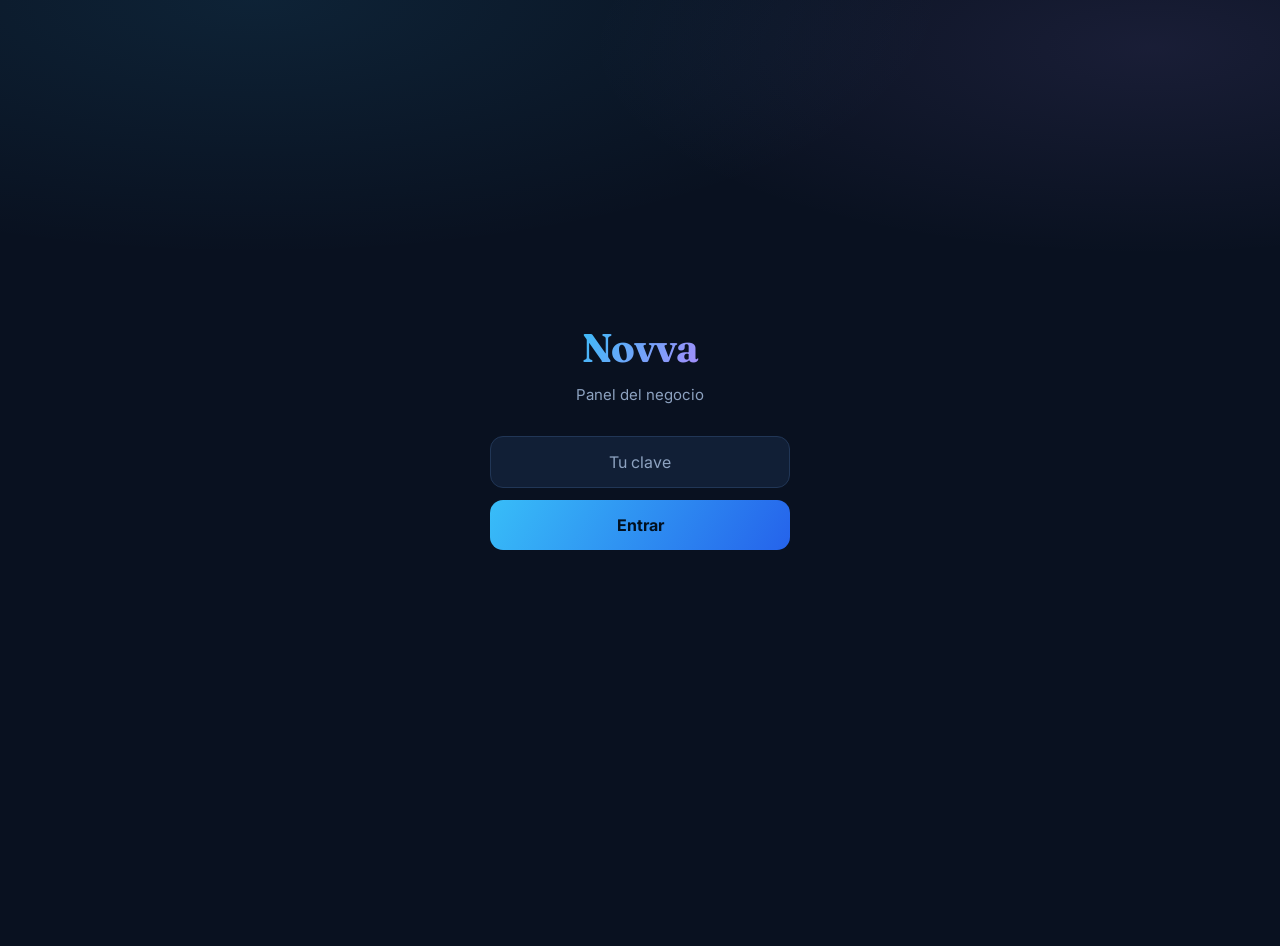
<file: Index.html>
<!DOCTYPE html>
<html lang="es">
<head>
<meta charset="UTF-8" />
<meta name="viewport" content="width=device-width, initial-scale=1.0, maximum-scale=1.0" />
<title>Novva · Panel</title>
<link rel="preconnect" href="https://fonts.googleapis.com">
<link rel="preconnect" href="https://fonts.gstatic.com" crossorigin>
<link href="https://fonts.googleapis.com/css2?family=Fraunces:opsz,wght@9..144,500;9..144,600;9..144,700&family=Inter:wght@400;500;600;700&display=swap" rel="stylesheet">
<style>
  :root{
    --bg:#091120; --bg2:#0C1626; --card:#111F36; --card2:#16294682; --line:#213656;
    --ink:#EAF1FB; --muted:#8DA2C0;
    --cyan:#38BDF8; --teal:#2DD4BF; --violet:#A78BFA; --amber:#FBBF24; --rose:#FB7185; --green:#34D399;
  }
  *{box-sizing:border-box;margin:0;padding:0}
  body{background:var(--bg); color:var(--ink); font-family:"Inter",system-ui,sans-serif;
    -webkit-font-smoothing:antialiased; line-height:1.5; padding-bottom:46px;
    background-image:radial-gradient(90% 45% at 20% 0%, rgba(56,189,248,.10), transparent 60%),
                     radial-gradient(80% 40% at 90% 5%, rgba(167,139,250,.10), transparent 55%)}
  .wrap{max-width:560px; margin:0 auto; padding:0 16px}
  h1,h2,h3,.num,.brand,.logo,.price,.total{font-family:"Fraunces",Georgia,serif}
  .num{font-variant-numeric:tabular-nums; letter-spacing:-.01em}
  .hidden{display:none !important}
  @keyframes fade{from{opacity:0; transform:translateY(6px)}to{opacity:1; transform:none}}
  .fade{animation:fade .35s ease both}

  #login{min-height:100vh; display:flex; flex-direction:column; justify-content:center; align-items:center; padding:24px; text-align:center}
  #login .logo{font-weight:700; font-size:40px; letter-spacing:-.02em; background:linear-gradient(120deg,var(--cyan),var(--violet)); -webkit-background-clip:text; background-clip:text; -webkit-text-fill-color:transparent}
  #login .tag{color:var(--muted); margin:6px 0 30px; font-size:15px}
  #login input{width:100%; max-width:300px; padding:15px 16px; border:1.5px solid var(--line); border-radius:13px; font-size:16px; font-family:inherit; text-align:center; background:var(--card); color:var(--ink)}
  #login input::placeholder{color:var(--muted)}
  #login input:focus{outline:none; border-color:var(--cyan); box-shadow:0 0 0 4px rgba(56,189,248,.15)}
  #login button{width:100%; max-width:300px; margin-top:12px; padding:15px; border:none; border-radius:13px; background:linear-gradient(120deg,var(--cyan),#2563EB); color:#02101F; font-size:16px; font-weight:700; font-family:inherit; cursor:pointer}
  #login .err{color:var(--rose); font-size:14px; margin-top:14px; min-height:18px; max-width:320px}

  header{background:linear-gradient(135deg,#0E2038,#0A1526); border-bottom:1px solid var(--line); padding:22px 0 18px}
  header .wrap{display:flex; align-items:center; justify-content:space-between}
  .brand{font-weight:700; font-size:23px; letter-spacing:-.02em; background:linear-gradient(120deg,var(--cyan),var(--violet)); -webkit-background-clip:text; background-clip:text; -webkit-text-fill-color:transparent}
  .brand-tag{font-size:11px; color:var(--muted); letter-spacing:.14em; text-transform:uppercase; margin-top:2px}
  .status{display:flex; align-items:center; gap:6px; font-size:12.5px; color:var(--muted)}
  .dot{width:8px; height:8px; border-radius:50%; background:var(--green); animation:pulse 2s infinite}
  @keyframes pulse{0%{box-shadow:0 0 0 0 rgba(52,211,153,.5)}70%{box-shadow:0 0 0 7px rgba(52,211,153,0)}100%{box-shadow:0 0 0 0 rgba(52,211,153,0)}}

  nav{position:sticky; top:0; z-index:5; background:rgba(9,17,32,.85); backdrop-filter:blur(10px); border-bottom:1px solid var(--line)}
  nav .wrap{display:flex; gap:4px; padding:8px 12px; overflow-x:auto; scrollbar-width:none}
  nav .wrap::-webkit-scrollbar{display:none}
  .tab{flex:0 0 auto; padding:10px 14px; border:none; background:transparent; font-family:inherit; font-size:13px; font-weight:600; color:var(--muted); border-radius:10px; cursor:pointer; white-space:nowrap; transition:.2s}
  .tab.on{background:linear-gradient(120deg,var(--cyan),#2563EB); color:#02101F}

  main{padding-top:18px}

  .stats{display:grid; grid-template-columns:1fr 1fr; gap:11px}
  .stat{border-radius:16px; padding:16px; border:1px solid var(--line); background:var(--card); position:relative; overflow:hidden}
  .stat .n{font-size:32px; font-weight:700; line-height:1}
  .stat .l{font-size:12.5px; color:var(--muted); margin-top:6px}
  .stat::after{content:""; position:absolute; right:-20px; top:-20px; width:72px; height:72px; border-radius:50%; opacity:.16}
  .s-cyan .n{color:var(--cyan)} .s-cyan::after{background:var(--cyan)}
  .s-violet .n{color:var(--violet)} .s-violet::after{background:var(--violet)}
  .s-amber .n{color:var(--amber)} .s-amber::after{background:var(--amber)}
  .s-green .n{color:var(--green)} .s-green::after{background:var(--green)}

  .money{background:linear-gradient(120deg,#0F2A33,#12233E); border:1px solid var(--line); border-radius:16px; padding:17px; margin-top:11px; display:flex; align-items:baseline; justify-content:space-between}
  .money .k{font-size:13px; color:var(--muted)}
  .money .v{font-family:"Fraunces"; font-weight:700; font-size:27px; color:var(--teal)}

  .sec-h{display:flex; align-items:center; justify-content:space-between; margin:24px 2px 12px}
  .sec-h h2{font-size:20px; font-weight:600}
  .add{border:none; background:linear-gradient(120deg,var(--amber),#F59E0B); color:#2A1B00; font-family:inherit; font-weight:700; font-size:13px; padding:10px 15px; border-radius:11px; cursor:pointer}

  .searchbar{margin-bottom:12px}
  .searchbar input{width:100%; background:var(--card); border:1px solid var(--line); color:var(--ink); border-radius:12px; padding:12px 14px; font-family:inherit; font-size:14.5px}
  .searchbar input::placeholder{color:var(--muted)}
  .searchbar input:focus{outline:none; border-color:var(--cyan)}
  .filters{display:flex; gap:6px; flex-wrap:wrap; margin-bottom:14px}
  .filt{font-size:12px; font-weight:600; padding:7px 13px; border-radius:20px; border:1px solid var(--line); background:var(--card); color:var(--muted); cursor:pointer; transition:.15s}
  .filt.on{background:var(--ink); color:var(--bg); border-color:var(--ink)}

  .card{background:var(--card); border:1px solid var(--line); border-radius:15px; padding:15px 16px; margin-bottom:10px}
  .card.new{border-color:#5B4A1A; box-shadow:0 0 0 2px rgba(251,191,36,.16)}
  .card .top{display:flex; justify-content:space-between; align-items:flex-start; gap:10px}
  .card .who{font-weight:600; font-size:15.5px}
  .card .prod{color:var(--cyan); font-size:13.5px; font-weight:500; margin-top:1px}
  .card .meta{color:var(--muted); font-size:13px; margin-top:9px; line-height:1.6}
  .total{font-weight:600; font-size:17px; white-space:nowrap; color:var(--amber)}

  .estado-row{display:flex; gap:6px; flex-wrap:wrap; margin-top:12px}
  .est-btn{font-size:12px; font-weight:600; padding:7px 11px; border-radius:9px; border:1px solid var(--line); background:var(--bg2); color:var(--muted); cursor:pointer; transition:.15s}
  .est-btn.act{background:var(--green); color:#04231A; border-color:var(--green)}

  .prod-card{display:flex; justify-content:space-between; align-items:center; gap:12px}
  .prod-card .price{font-weight:600; font-size:17px; color:var(--amber)}
  .prod-card .desc{color:var(--muted); font-size:12.5px; margin-top:3px}
  .badge{display:inline-block; font-size:11px; font-weight:600; padding:3px 10px; border-radius:20px; text-transform:capitalize}
  .b-ok{background:rgba(52,211,153,.16); color:var(--green)}
  .b-ver{background:rgba(251,191,36,.16); color:var(--amber)}
  .b-nuevo{background:rgba(56,189,248,.16); color:var(--cyan)}
  .b-otro{background:rgba(141,162,192,.16); color:var(--muted)}
  .card.ver{border-color:rgba(251,191,36,.5); box-shadow:0 0 0 2px rgba(251,191,36,.14)}
  .confirmar-btn{display:block; width:100%; margin-top:12px; padding:12px; border:none; border-radius:11px; background:linear-gradient(120deg,var(--green),#059669); color:#04231A; font-family:inherit; font-weight:700; font-size:14px; cursor:pointer}
  .confirmar-btn:disabled{opacity:.6}
  .b-no{background:rgba(251,113,133,.16); color:var(--rose)}

  .empty{text-align:center; color:var(--muted); padding:38px 20px}
  .empty .big{font-family:"Fraunces"; font-size:19px; color:var(--ink); margin-bottom:6px}
  .loading{text-align:center; color:var(--muted); padding:34px; font-size:14px}
  .msg-err{background:rgba(251,113,133,.13); color:#FCA5A5; border-radius:12px; padding:12px 14px; font-size:13.5px; margin-bottom:10px; border:1px solid rgba(251,113,133,.28)}

  #v-fer .intro{background:var(--card); border:1px solid var(--line); border-radius:15px; padding:15px 16px; color:var(--muted); font-size:13.5px; margin-bottom:14px}
  #v-fer .intro b{color:var(--ink)}
  .chips{display:flex; gap:8px; flex-wrap:wrap; margin-bottom:14px}
  .chip{border:1px solid var(--line); background:var(--card); color:var(--cyan); font-family:inherit; font-weight:600; font-size:12.5px; padding:9px 13px; border-radius:20px; cursor:pointer}
  #ferMsgs{display:flex; flex-direction:column; gap:10px; margin-bottom:14px}
  .bub{max-width:86%; padding:11px 14px; border-radius:16px; font-size:14.5px; line-height:1.55; white-space:pre-wrap; animation:fade .25s ease both}
  .bub.me{align-self:flex-end; background:linear-gradient(120deg,var(--cyan),#2563EB); color:#02101F; border-bottom-right-radius:5px}
  .bub.fer{align-self:flex-start; background:var(--card); border:1px solid var(--line); border-bottom-left-radius:5px}
  .ferbar{display:flex; gap:8px}
  .ferbar input{flex:1; padding:13px 14px; border:1.5px solid var(--line); border-radius:13px; font-size:15px; font-family:inherit; background:var(--card); color:var(--ink)}
  .ferbar input::placeholder{color:var(--muted)}
  .ferbar input:focus{outline:none; border-color:var(--cyan)}
  .ferbar button{border:none; background:linear-gradient(120deg,var(--cyan),#2563EB); color:#02101F; font-family:inherit; font-weight:700; padding:0 18px; border-radius:13px; cursor:pointer}

  .modal-bg{position:fixed; inset:0; background:rgba(2,8,18,.7); display:none; align-items:flex-end; z-index:20}
  .modal-bg.show{display:flex}
  .modal{background:var(--bg2); width:100%; max-width:560px; margin:0 auto; border-radius:22px 22px 0 0; padding:22px 18px 30px; max-height:92vh; overflow:auto; border-top:1px solid var(--line); animation:fade .25s ease both}
  .modal h3{font-size:21px; margin-bottom:16px}
  .modal label{display:block; font-size:13px; font-weight:600; color:var(--muted); margin:12px 0 5px}
  .modal input, .modal select{width:100%; padding:12px 13px; border:1.5px solid var(--line); border-radius:12px; font-size:15px; font-family:inherit; background:var(--card); color:var(--ink)}
  .modal input::placeholder{color:var(--muted)}
  .modal input:focus,.modal select:focus{outline:none; border-color:var(--cyan)}
  .modal .row2{display:grid; grid-template-columns:1fr 1fr; gap:10px}
  .modal .actions{display:flex; gap:10px; margin-top:22px}
  .modal .save{flex:1; padding:14px; border:none; border-radius:13px; background:linear-gradient(120deg,var(--cyan),#2563EB); color:#02101F; font-weight:700; font-size:15px; font-family:inherit; cursor:pointer}
  .modal .cancel{padding:14px 18px; border:1.5px solid var(--line); border-radius:13px; background:var(--card); color:var(--ink); font-weight:600; font-family:inherit; cursor:pointer}
</style>
</head>
<body>

<div id="login">
  <div class="logo" id="marcaLogin">Novva</div>
  <div class="tag">Panel del negocio</div>
  <input id="clave" type="password" placeholder="Tu clave" autocomplete="off" />
  <button id="entrar">Entrar</button>
  <div class="err" id="loginErr"></div>
</div>

<div id="app" class="hidden">
  <header><div class="wrap">
    <div class="brand" id="marcaHeader">Novva</div>
    <div style="display:flex;align-items:center;gap:12px"><div class="status"><span class="dot"></span> Fer atendiendo</div><button id="cfgBtn" style="background:none;border:none;color:var(--muted);font-size:19px;cursor:pointer;padding:0">⚙️</button></div>
  </div></header>

  <nav><div class="wrap">
    <button class="tab on" data-t="resumen">Resumen</button>
    <button class="tab" data-t="pedidos">Pedidos</button>
    <button class="tab" data-t="catalogo">Catálogo</button>
    <button class="tab" data-t="fer">Fer</button>
    <button class="tab" data-t="charlas">Charlas</button>
    <button class="tab" data-t="ganancia">Ganancia</button>
    <button class="tab" data-t="seguimiento">Seguimiento</button>
    <button class="tab" data-t="dia">Hoy</button>
    <button class="tab" data-t="pendientes">Pendientes</button>
    <button class="tab" data-t="buscar">Buscar</button>
  </div></nav>

  <main class="wrap">
    <section id="v-resumen"></section>
    <section id="v-pedidos" class="hidden"></section>
    <section id="v-catalogo" class="hidden"></section>
    <section id="v-fer" class="hidden"></section>
    <section id="v-charlas" class="hidden"></section>
    <section id="v-ganancia" class="hidden"></section>
    <section id="v-seguimiento" class="hidden"></section>
    <section id="v-dia" class="hidden"></section>
    <section id="v-pendientes" class="hidden"></section>
    <section id="v-buscar" class="hidden"></section>
  </main>
</div>

<div class="modal-bg" id="modalPedido">
  <div class="modal">
    <h3>Cargar venta a mano</h3>
    <div id="pErr" class="msg-err hidden"></div>
    <label>Producto</label><input id="p-producto" placeholder="Ej: Depiladora IPL" />
    <div class="row2">
      <div><label>Precio (Gs.)</label><input id="p-total" inputmode="numeric" placeholder="280.000" /></div>
      <div><label>Estado</label><select id="p-estado"><option>Nuevo</option><option>Confirmado</option><option>Enviado</option><option>Entregado</option></select></div>
    </div>
    <label>Nombre del cliente</label><input id="p-nombre" placeholder="Nombre y apellido" />
    <div class="row2">
      <div><label>Ciudad</label><input id="p-ciudad" placeholder="Ciudad" /></div>
      <div><label>Teléfono</label><input id="p-tel" inputmode="tel" placeholder="09xx xxxxxx" /></div>
    </div>
    <label>Dirección</label><input id="p-dir" placeholder="Dirección de entrega" />
    <div class="actions"><button class="cancel" data-close>Cancelar</button><button class="save" id="pSave">Guardar venta</button></div>
  </div>
</div>

<div class="modal-bg" id="modalProd">
  <div class="modal">
    <h3>Nuevo producto</h3>
    <div id="prErr" class="msg-err hidden"></div>
    <label>Nombre del producto</label><input id="pr-nombre" placeholder="Ej: Depiladora IPL" />
    <div class="row2">
      <div><label>Precio (Gs.)</label><input id="pr-precio" inputmode="numeric" placeholder="280.000" /></div>
      <div><label>Disponibilidad</label><select id="pr-stock"><option value="disponible">Disponible</option><option value="agotado">Agotado</option></select></div>
    </div>
    <label>Descripción corta</label><input id="pr-desc" placeholder="Para qué sirve, en pocas palabras" />
    <div class="actions"><button class="cancel" data-close>Cancelar</button><button class="save" id="prSave">Guardar producto</button></div>
  </div>
</div>

<div class="modal-bg" id="modalCfg">
  <div class="modal">
    <h3>⚙️ Configuración</h3>
    <label>Tema de colores</label>
    <div id="temas" style="display:grid;grid-template-columns:1fr 1fr;gap:10px;margin-top:4px"></div>
    <label style="margin-top:18px">Nombre de la tienda</label>
    <input id="cfg-marca" placeholder="Novva" />
    <div class="actions"><button class="cancel" data-close>Cerrar</button><button class="save" id="cfgSave">Guardar nombre</button></div>
  </div>
</div>

<script>
const BACKEND = "https://guaranistorebot.onrender.com";
// 👇 CAMBIÁ ACÁ EL NOMBRE DE TU TIENDA (ej: "Lumé", "Selecta", "Prisma", "Novva")
// ---- Marca y Temas (configurables desde ⚙️) ----
let MARCA = "Novva";
try{ MARCA = localStorage.getItem("novva_marca") || MARCA; }catch(e){}
function aplicarMarca(){ document.getElementById("marcaLogin").textContent=MARCA; document.getElementById("marcaHeader").textContent=MARCA; document.title=MARCA+" · Panel"; }
aplicarMarca();

const TEMAS = {
  "Noche":    {bg:"#091120",bg2:"#0C1626",card:"#111F36",line:"#213656",ink:"#EAF1FB",muted:"#8DA2C0",cyan:"#38BDF8",violet:"#A78BFA",amber:"#FBBF24",green:"#34D399",rose:"#FB7185"},
  "Bosque":   {bg:"#0A1512",bg2:"#0E1B17",card:"#14241E",line:"#24382E",ink:"#EAF3EC",muted:"#90A89A",cyan:"#34D399",violet:"#6EE7B7",amber:"#E8B45C",green:"#34D399",rose:"#F0876B"},
  "Vino":     {bg:"#150E1A",bg2:"#1B1222",card:"#241730",line:"#3A2748",ink:"#F2EAF6",muted:"#A995B5",cyan:"#C084FC",violet:"#F0ABFC",amber:"#FBBF24",green:"#34D399",rose:"#FB7185"},
  "Océano":   {bg:"#06181C",bg2:"#0A2026",card:"#0E2A31",line:"#1E4149",ink:"#E6F5F6",muted:"#86AAB0",cyan:"#2DD4BF",violet:"#38BDF8",amber:"#FBBF24",green:"#34D399",rose:"#FB7185"},
  "Carbón":   {bg:"#0F1115",bg2:"#15181D",card:"#1B1F26",line:"#2C323C",ink:"#ECEEF2",muted:"#9AA3B0",cyan:"#E8B45C",violet:"#A78BFA",amber:"#FBBF24",green:"#34D399",rose:"#FB7185"},
  "Amanecer": {bg:"#1A100C",bg2:"#22150E",card:"#2C1D14",line:"#46301F",ink:"#F7ECE3",muted:"#B79A86",cyan:"#FB923C",violet:"#FBBF24",amber:"#FCD34D",green:"#34D399",rose:"#FB7185"},
  "Cielo":    {bg:"#0A1020",bg2:"#0E1730",card:"#14203F",line:"#263A63",ink:"#E8EEFB",muted:"#93A6C8",cyan:"#60A5FA",violet:"#818CF8",amber:"#FBBF24",green:"#34D399",rose:"#FB7185"},
  "Menta":    {bg:"#08181A",bg2:"#0C2124",card:"#103034",line:"#1E464C",ink:"#E4F5F3",muted:"#85AEAC",cyan:"#2DD4BF",violet:"#5EEAD4",amber:"#FBBF24",green:"#34D399",rose:"#FB7185"},
  "Cereza":   {bg:"#180A10",bg2:"#201017",card:"#2C1620",line:"#48283A",ink:"#F8E9F0",muted:"#BF95A8",cyan:"#FB7185",violet:"#F472B6",amber:"#FBBF24",green:"#34D399",rose:"#FB7185"},
  "Dorado":   {bg:"#14110A",bg2:"#1C1810",card:"#262115",line:"#423922",ink:"#F5EFDF",muted:"#B7A985",cyan:"#E8B45C",violet:"#FCD34D",amber:"#FCD34D",green:"#34D399",rose:"#FB7185"},
  "Uva":      {bg:"#120A1C",bg2:"#180F26",card:"#211634",line:"#382651",ink:"#EFE7FA",muted:"#A594C0",cyan:"#A78BFA",violet:"#C4B5FD",amber:"#FBBF24",green:"#34D399",rose:"#FB7185"},
  "Grafito":  {bg:"#0D0F12",bg2:"#131519",card:"#191C22",line:"#2A2F38",ink:"#EAEDF2",muted:"#98A0AD",cyan:"#38BDF8",violet:"#A78BFA",amber:"#FBBF24",green:"#34D399",rose:"#FB7185"}
};
function aplicarTema(nombre){
  const t=TEMAS[nombre]||TEMAS["Noche"]; const r=document.documentElement;
  for(const k in t){ r.style.setProperty("--"+k, t[k]); }
  try{ localStorage.setItem("novva_tema", nombre); }catch(e){}
}
try{ const g=localStorage.getItem("novva_tema"); if(g&&TEMAS[g]) aplicarTema(g); }catch(e){}

document.getElementById("cfgBtn").onclick=function(){
  const cont=document.getElementById("temas");
  cont.innerHTML=Object.keys(TEMAS).map(function(n){ const t=TEMAS[n];
    return '<button class="filt" data-tema="'+n+'" style="display:flex;align-items:center;gap:8px;padding:11px 12px"><span style="width:16px;height:16px;border-radius:50%;background:'+t.cyan+';box-shadow:0 0 0 2px '+t.bg+',0 0 0 3px '+t.line+'"></span>'+n+'</button>';
  }).join("");
  cont.querySelectorAll("[data-tema]").forEach(function(b){ b.onclick=function(){ aplicarTema(b.dataset.tema); }; });
  document.getElementById("cfg-marca").value=MARCA;
  abrir("modalCfg");
};
document.getElementById("cfgSave").onclick=function(){
  const v=document.getElementById("cfg-marca").value.trim();
  if(v){ MARCA=v; aplicarMarca(); try{localStorage.setItem("novva_marca",MARCA);}catch(e){} }
  document.getElementById("modalCfg").classList.remove("show");
};
let CLAVE = "";
let PEDIDOS = [];
let filtroEstado = "todos";
const ESTADOS = ["Nuevo","Confirmado","Enviado","Entregado","Cancelado"];
const FILTROS = [["todos","Todos"],["Nuevo","Nuevos"],["Pendiente de Verificación","Verificando"],["Pagado","Pagados"],["Enviado","Enviados"],["Entregado","Entregados"]];
const $ = s => document.querySelector(s);
const gs = v => { const n=String(v||"").replace(/[^\d]/g,""); return n ? "Gs. "+Number(n).toLocaleString("es-PY") : (v||"-"); };
const num = v => Number(String(v||"").replace(/[^\d]/g,""))||0;
const wait = ms => new Promise(r=>setTimeout(r,ms));

async function api(path, opts){
  opts = opts || {};
  const r = await fetch(BACKEND+path, Object.assign({}, opts, {headers:Object.assign({"Content-Type":"application/json","X-Clave":CLAVE}, opts.headers||{})}));
  if(r.status===401) throw new Error("401");
  return r.json();
}
function errBox(e){ if(e.message==="401"){ location.reload(); return ""; } return '<div class="msg-err">No pude traer los datos. Si el bot estaba dormido, esperá unos segundos y recargá.</div>'; }

// ---- LOGIN con reintento (Render se duerme en el plan gratis) ----
$("#entrar").onclick = entrar;
$("#clave").addEventListener("keydown", function(e){ if(e.key==="Enter") entrar(); });
async function entrar(){
  CLAVE = $("#clave").value.trim();
  $("#loginErr").textContent="";
  if(!CLAVE){ $("#loginErr").textContent="Escribí tu clave"; return; }
  const btn=$("#entrar");
  for(let i=1;i<=4;i++){
    btn.textContent = i===1 ? "Entrando…" : "Despertando el servidor… ("+i+"/4)";
    try{
      const r = await fetch(BACKEND+"/api/panel/resumen", {headers:{"X-Clave":CLAVE}});
      if(r.status===401){ $("#loginErr").textContent="Clave incorrecta"; btn.textContent="Entrar"; return; }
      if(r.status===404){ $("#loginErr").textContent="El panel todavía no está activo en el servidor. Esperá 1 minuto y probá de nuevo."; btn.textContent="Entrar"; return; }
      if(!r.ok){ throw new Error("http"); }
      $("#login").classList.add("hidden"); $("#app").classList.remove("hidden"); cargarResumen(); return;
    }catch(e){
      if(i<4){ await wait(4000); continue; }
      $("#loginErr").textContent="No pude conectar. Si recién prendiste el bot, esperá un momento y volvé a intentar.";
      btn.textContent="Entrar";
    }
  }
}

document.querySelectorAll(".tab").forEach(function(t){ t.onclick = function(){
  document.querySelectorAll(".tab").forEach(function(x){x.classList.remove("on");}); t.classList.add("on");
  ["resumen","pedidos","catalogo","fer","charlas","ganancia","seguimiento","dia","pendientes","buscar"].forEach(function(v){$("#v-"+v).classList.add("hidden");});
  const v=t.dataset.t; const sec=$("#v-"+v); sec.classList.remove("hidden"); sec.classList.remove("fade"); void sec.offsetWidth; sec.classList.add("fade");
  if(v==="resumen") cargarResumen(); if(v==="pedidos") cargarPedidos();
  if(v==="catalogo") cargarCatalogo(); if(v==="fer") pintarFer(); if(v==="charlas") cargarCharlas(); if(v==="ganancia") pintarGanancia(); if(v==="seguimiento") cargarSeguimiento();
  if(v==="dia") cargarDia(); if(v==="pendientes") cargarPendientes(); if(v==="buscar") pintarBuscar();
};});

function countUp(el){ const t=+el.dataset.v||0; let s=null; const dur=650;
  function step(ts){ if(!s)s=ts; const p=Math.min((ts-s)/dur,1); el.textContent=(el.dataset.pre||"")+Math.round(p*t); if(p<1) requestAnimationFrame(step); }
  requestAnimationFrame(step);
}

async function cargarResumen(){
  const el=$("#v-resumen"); el.innerHTML='<div class="loading">Cargando…</div>';
  try{
    const d = await api("/api/panel/resumen");
    let facturado = 0;
    try{ const pp=await api("/api/panel/pedidos"); (pp.pedidos||[]).forEach(function(p){ if(String(p.estado).toLowerCase()==="entregado") facturado+=num(p.total); }); }catch(e){}
    const alerta = (d.nuevos||0)>0;
    el.innerHTML =
      '<div class="stats">'+
        '<div class="stat s-cyan"><div class="n num" data-v="'+(d.total||0)+'">0</div><div class="l">Ventas totales</div></div>'+
        '<div class="stat s-violet"><div class="n num" data-v="'+(d.hoy||0)+'">0</div><div class="l">Ventas hoy</div></div>'+
        '<div class="stat s-amber"><div class="n num" data-v="'+(d.nuevos||0)+'" data-pre="'+(alerta?"🔔 ":"")+'">0</div><div class="l">Por despachar</div></div>'+
        '<div class="stat s-green"><div class="n num" data-v="'+(d.entregados||0)+'">0</div><div class="l">Entregados</div></div>'+
      '</div>'+
      '<div class="money"><span class="k">Facturado (entregados)</span><span class="v">'+gs(facturado)+'</span></div>'+
      '<div class="empty"><div class="big">Tu negocio, de un vistazo</div>'+(alerta?'Tenés pedidos nuevos esperando — miralos en Pedidos.':'Cargá tus ventas en Pedidos y las vas viendo acá.')+'</div>';
    document.querySelectorAll("#v-resumen .num").forEach(countUp);
    // aviso de stock (no rompe si falla)
    try{
      const s=await api("/api/panel/stock-alerta");
      if(s.hay_alerta){
        const ag=(s.agotados||[]);
        const bj=(s.stock_bajo||[]);
        let txt="";
        if(ag.length) txt+="Agotados: "+ag.join(", ")+". ";
        if(bj.length) txt+="Poco stock: "+bj.map(function(x){return x.producto+" ("+x.quedan+")";}).join(", ")+".";
        const aviso=document.createElement("div");
        aviso.className="card";
        aviso.style="border:1px solid var(--amber);background:var(--card)";
        aviso.innerHTML='<b style="color:var(--amber)">⚠️ Revisá el stock</b><div class="meta" style="margin-top:4px">'+txt+'</div>';
        el.prepend(aviso);
      }
    }catch(e){}
  }catch(e){ el.innerHTML=errBox(e); }
}

async function cargarPedidos(){
  const el=$("#v-pedidos");
  el.innerHTML='<div class="sec-h"><h2>Pedidos</h2><button class="add" id="btnAddP">+ Cargar venta</button></div>'+
    '<div class="searchbar"><input id="buscar" placeholder="Buscar cliente, ciudad o producto…" /></div>'+
    '<div class="filters" id="filtros"></div><div id="listaPed"><div class="loading">Cargando…</div></div>';
  $("#btnAddP").onclick=function(){abrir("modalPedido");};
  $("#filtros").innerHTML=FILTROS.map(function(f){return '<button class="filt '+(filtroEstado===f[0]?'on':'')+'" data-f="'+f[0]+'">'+f[1]+'</button>';}).join("");
  document.querySelectorAll(".filt").forEach(function(b){ b.onclick=function(){ filtroEstado=b.dataset.f; document.querySelectorAll(".filt").forEach(function(x){x.classList.remove("on");}); b.classList.add("on"); pintarLista(); }; });
  $("#buscar").addEventListener("input", pintarLista);
  try{ const d=await api("/api/panel/pedidos"); PEDIDOS=(d.pedidos||[]).filter(function(p){return p.nombre||p.producto||p.total;}); pintarLista(); }
  catch(e){ $("#listaPed").innerHTML=errBox(e); }
}
function pintarLista(){
  const q=($("#buscar")?$("#buscar").value:"").toLowerCase();
  let list=PEDIDOS.filter(function(p){
    const okF = filtroEstado==="todos" || String(p.estado).toLowerCase()===filtroEstado.toLowerCase();
    const okQ = !q || (p.nombre+" "+p.ciudad+" "+p.producto).toLowerCase().indexOf(q)>=0;
    return okF && okQ;
  });
  if(!list.length){ $("#listaPed").innerHTML='<div class="empty"><div class="big">Sin pedidos acá</div>Cargá una venta o cambiá el filtro.</div>'; return; }
  $("#listaPed").innerHTML=list.map(pedidoCard).join(""); bindEstados();
}
function pedidoCard(p){
  const est=String(p.estado).toLowerCase();
  const esNuevo=est==="nuevo";
  const verificando=est.indexOf("verific")>=0 || est.indexOf("pendiente")>=0;
  const botones=ESTADOS.map(function(e){return '<button class="est-btn '+(est===e.toLowerCase()?'act':'')+'" data-id="'+p.id+'" data-e="'+e+'">'+e+'</button>';}).join("");
  const badge='<span class="badge '+(est==="pagado"?"b-ok":(verificando?"b-ver":(esNuevo?"b-nuevo":"b-otro")))+'">'+(p.estado||"Nuevo")+'</span>';
  const btnPago=verificando ? '<button class="confirmar-btn" data-cid="'+p.id+'">✅ Confirmar Pago</button>' : '';
  return '<div class="card '+(esNuevo?'new':'')+(verificando?' ver':'')+'">'+
    '<div class="top"><div><div class="who">'+(p.nombre||"Sin nombre")+'</div><div class="prod">'+(p.producto||"—")+'</div></div><div class="total">'+gs(p.total)+'</div></div>'+
    '<div class="meta">📍 '+(p.ciudad||"-")+' · 📞 '+(p.telefono||"-")+'<br>'+(p.direccion?("🏠 "+p.direccion+"<br>"):"")+'🕒 '+(p.fecha||"-")+'</div>'+
    '<div style="margin-top:10px">'+badge+'</div>'+
    btnPago+
    '<div class="estado-row">'+botones+'</div></div>';
}
function bindEstados(){
  document.querySelectorAll(".est-btn").forEach(function(b){ b.onclick=async function(){
    if(!b.dataset.id) return; b.textContent="…";
    try{ const r=await api("/api/panel/estado",{method:"POST",body:JSON.stringify({id:b.dataset.id,estado:b.dataset.e})});
      if(r.ok){ const pp=PEDIDOS.find(function(x){return x.id===b.dataset.id;}); if(pp) pp.estado=b.dataset.e; pintarLista(); } else alert("No se pudo: "+(r.error||"")); }
    catch(e){ alert("Error de conexión"); }
  };});
  document.querySelectorAll(".confirmar-btn").forEach(function(b){ b.onclick=async function(){
    b.textContent="Confirmando…"; b.disabled=true;
    try{ const r=await api("/api/panel/aprobar-pedido",{method:"POST",body:JSON.stringify({id:b.dataset.cid})});
      if(r.ok){ const pp=PEDIDOS.find(function(x){return x.id===b.dataset.cid;}); if(pp) pp.estado="Pagado"; pintarLista(); } else { alert("No se pudo confirmar: "+(r.error||"")); b.textContent="✅ Confirmar Pago"; b.disabled=false; } }
    catch(e){ alert("Error de conexión"); b.textContent="✅ Confirmar Pago"; b.disabled=false; }
  };});
}

async function cargarCatalogo(){
  const el=$("#v-catalogo");
  el.innerHTML='<div class="sec-h"><h2>Catálogo</h2><button class="add" id="btnAddPr">+ Producto</button></div><div class="loading">Cargando…</div>';
  $("#btnAddPr").onclick=function(){abrir("modalProd");};
  try{
    const d=await api("/api/panel/catalogo"); const list=d.productos||[];
    if(!list.length){ el.querySelector(".loading").outerHTML='<div class="empty"><div class="big">Catálogo vacío</div>Agregá tu primer producto con “+ Producto”.</div>'; return; }
    el.querySelector(".loading").outerHTML=list.map(function(p,i){
      const ok=String(p.stock).toLowerCase()==="disponible";
      const costo=num(p.costo);
      const gan = num(p.precio)-costo;
      const costoLinea = costo>0
        ? '<div class="meta" style="margin-top:6px">Costo: '+gs(costo)+' · Ganás: <b style="color:var(--green)">'+gs(gan)+'</b></div>'
        : '<div class="meta" style="margin-top:6px;color:var(--amber)">⚠️ Sin costo cargado</div>';
      return '<div class="card prod-card" style="flex-direction:column;align-items:stretch"><div style="display:flex;justify-content:space-between"><div><div class="who">'+(p.nombre||"Producto")+'</div><div class="desc">'+(p.descripcion||"")+'</div><div style="margin-top:7px"><span class="badge '+(ok?'b-ok':'b-no')+'">'+(p.stock||"sin estado")+'</span></div></div><div class="price">'+gs(p.precio)+'</div></div>'+
        costoLinea+
        '<button class="add" data-cid="'+p.id+'" data-cnom="'+(p.nombre||"")+'" style="margin-top:10px">✎ '+(costo>0?"Editar":"Cargar")+' costo</button>'+
        '</div>';
    }).join("");
    document.querySelectorAll("#v-catalogo [data-cid]").forEach(function(b){
      b.onclick=function(){ editarCosto(b.dataset.cid, b.dataset.cnom); };
    });
  }catch(e){ el.querySelector(".loading").outerHTML=errBox(e); }
}
async function editarCosto(id, nombre){
  const v=prompt("¿Cuánto te cuesta a vos "+nombre+"? (solo el número, sin puntos)");
  if(v===null) return;
  const costo=num(v);
  try{
    const r=await api("/api/panel/editar-costo",{method:"POST",body:JSON.stringify({id:id,costo:costo})});
    if(r.ok){ ganPintado=false; cargarCatalogo(); }
    else alert("No se pudo guardar: "+(r.error||"revisá que el catálogo tenga la columna costo_gs"));
  }catch(e){ alert("Error de conexión."); }
}

let ferPintado=false;
function pintarFer(){
  if(ferPintado) return; ferPintado=true;
  $("#v-fer").innerHTML=
    '<div class="intro"><b>Fer, tu asistente.</b> Preguntale por tus ventas, tus charlas con clientes, o qué podés mejorar. Te responde con tus datos reales.</div>'+
    '<div class="chips">'+
      '<button class="chip" data-q="¿Cuántas ventas tengo hoy y en total?">Ventas de hoy</button>'+
      '<button class="chip" data-q="Mostrame los últimos pedidos">Últimos pedidos</button>'+
      '<button class="chip" data-q="Según mis charlas y ventas, ¿qué puedo mejorar?">¿Qué mejorar?</button>'+
    '</div>'+
    '<div id="ferMsgs"></div>'+
    '<div class="ferbar"><input id="ferIn" placeholder="Escribile a Fer…" /><button id="ferSend">Enviar</button></div>';
  document.querySelectorAll(".chip").forEach(function(c){ c.onclick=function(){ $("#ferIn").value=c.dataset.q; mandarFer(); }; });
  $("#ferSend").onclick=mandarFer;
  $("#ferIn").addEventListener("keydown",function(e){ if(e.key==="Enter") mandarFer(); });
}
function bub(txt,who){ const d=document.createElement("div"); d.className="bub "+who; d.textContent=txt; $("#ferMsgs").appendChild(d); d.scrollIntoView({behavior:"smooth"}); return d; }
async function mandarFer(){
  const t=$("#ferIn").value.trim(); if(!t) return;
  $("#ferIn").value=""; bub(t,"me");
  const w=bub("Fer está pensando…","fer");
  try{ const r=await api("/api/panel/fer",{method:"POST",body:JSON.stringify({mensaje:t})}); w.textContent=r.respuesta||"(sin respuesta)"; }
  catch(e){ w.textContent = e.message==="401" ? "Sesión vencida, recargá." : "No pude conectar con Fer. Probá de nuevo."; }
}

// ---- CHARLAS (visor solo lectura de Fer con los clientes) ----
let CHARLAS=[];
async function cargarCharlas(){
  const el=$("#v-charlas");
  el.innerHTML='<div class="sec-h"><h2>Charlas</h2></div><div class="loading">Cargando…</div>';
  try{
    const d=await api("/api/panel/conversaciones");
    CHARLAS=d.conversaciones||[];
    if(!CHARLAS.length){ el.querySelector(".loading").outerHTML='<div class="empty"><div class="big">Sin charlas todavía</div>Cuando Fer hable con un cliente, la vas a ver acá — sin entrar a Facebook.</div>'; return; }
    el.querySelector(".loading").outerHTML=CHARLAS.map(function(c,i){
      return '<div class="card" style="cursor:pointer" data-i="'+i+'"><div class="who">Cliente '+String(c.id).slice(-4)+'</div><div class="meta" style="margin-top:4px">'+(c.ultimo||"")+'</div></div>';
    }).join("");
    document.querySelectorAll("#v-charlas [data-i]").forEach(function(b){ b.onclick=function(){ verCharla(+b.dataset.i); }; });
  }catch(e){ el.querySelector(".loading").outerHTML=errBox(e); }
}
function verCharla(i){
  const c=CHARLAS[i]; const el=$("#v-charlas");
  el.innerHTML='<div class="sec-h"><h2>Cliente '+String(c.id).slice(-4)+'</h2><button class="add" id="volverCh">← Volver</button></div>'+
    '<div class="intro" style="margin-bottom:14px">👀 Solo lectura — mirás cómo charla Fer, sin interrumpir al cliente.</div>'+
    '<div id="ferMsgs">'+c.mensajes.map(function(m){
      return '<div class="bub '+(m.rol==="fer"?"me":"fer")+'">'+(m.rol==="fer"?"":"🧑 ")+m.texto.replace(/</g,"&lt;")+'</div>';
    }).join("")+'</div>';
  $("#volverCh").onclick=cargarCharlas;
}

let ganPintado=false;
async function cargarGananciaReal(){
  const box=$("#gReal"); if(!box) return;
  box.innerHTML='<div class="loading">Calculando con tus ventas…</div>';
  try{
    const d=await api("/api/panel/ganancia");
    const prods=d.productos||[];
    if(!prods.length){ box.innerHTML='<div class="empty">Todavía no hay ventas para calcular ganancia.</div>'; return; }
    let html='<div class="money" style="flex-direction:column;text-align:center;gap:4px;margin-bottom:12px"><span class="k">Ganancia total (con tus ventas reales)</span><span class="v" style="font-size:36px;color:var(--green)">'+gs(d.ganancia_total)+'</span></div>';
    prods.forEach(function(p){
      const sinCosto = !p.costo_cargado;
      html+='<div class="card" style="margin-bottom:10px"><div style="display:flex;justify-content:space-between;align-items:center">'+
        '<div><b style="font-family:Fraunces,serif">'+p.producto+'</b><div class="meta">'+p.ventas+(p.ventas===1?' venta':' ventas')+'</div></div>'+
        '<div style="text-align:right"><b style="font-family:Fraunces,serif;color:'+(sinCosto?'var(--amber)':'var(--green)')+'">'+gs(p.ganancia_total)+'</b>'+
        (sinCosto?'<div class="meta" style="color:var(--amber)">⚠️ falta cargar costo</div>':'<div class="meta">'+gs(p.ganancia_unit)+' c/u</div>')+'</div>'+
        '</div></div>';
    });
    box.innerHTML=html;
  }catch(e){ box.innerHTML=errBox(e); }
}
function pintarGanancia(){
  if(ganPintado) return; ganPintado=true;
  $("#v-ganancia").innerHTML=
    '<div class="sec-h"><h2>Ganancia real de tus ventas</h2></div>'+
    '<div id="gReal"></div>'+
    '<div class="sec-h" style="margin-top:22px"><h2>Simulador</h2></div>'+
    '<div class="sec-h"><h2>Ganancia real</h2></div>'+
    '<div class="intro" style="margin-bottom:14px">Cuánto te queda LIMPIO por cada venta, después de todos los gastos.</div>'+
    '<div class="card">'+
      campoG("gVenta","Precio de venta (Gs.)","280.000")+
      campoG("gCosto","Costo del producto","150.000")+
      campoG("gEnvio","Envío (si lo pagás vos)","0")+
      campoG("gPub","Publicidad por venta","20.000")+
      campoG("gOtros","Otros gastos","0")+
    '</div>'+
    '<div class="money" style="flex-direction:column;text-align:center;gap:4px">'+
      '<span class="k">Ganancia real por venta</span>'+
      '<span class="v" id="gResultado" style="font-size:40px">Gs. 0</span>'+
      '<span class="k" id="gMargen">Margen: —</span>'+
    '</div>'+
    '<div class="card" id="gDetalle" style="margin-top:12px"></div>'+
    '<div class="intro" id="gTip" style="margin-top:2px">Completá los números y te muestro lo que te queda en el bolsillo. 💚</div>';
  ["gVenta","gCosto","gEnvio","gPub","gOtros"].forEach(function(id){ $("#"+id).addEventListener("input",calcGanancia); });
  cargarGananciaReal();
}
function campoG(id,label,ph){ return '<label style="display:block;font-size:13px;font-weight:600;color:var(--muted);margin:12px 0 5px">'+label+'</label><input id="'+id+'" inputmode="numeric" placeholder="'+ph+'" style="width:100%;padding:12px 13px;border:1.5px solid var(--line);border-radius:12px;background:var(--bg);color:var(--ink);font-size:16px;font-family:inherit">'; }
function calcGanancia(){
  const venta=num($("#gVenta").value), costo=num($("#gCosto").value), envio=num($("#gEnvio").value), pub=num($("#gPub").value), otros=num($("#gOtros").value);
  const gan=venta-(costo+envio+pub+otros); const margen=venta>0?(gan/venta*100):0;
  const R=$("#gResultado"); R.textContent=gs(gan); R.style.color = gan>=0 ? "var(--green)" : "var(--rose)";
  $("#gMargen").textContent = venta>0 ? ("Margen: "+margen.toFixed(0)+"%") : "Margen: —";
  $("#gDetalle").innerHTML=
    filaG("Venta",venta,false)+filaG("− Costo producto",costo,true)+filaG("− Envío",envio,true)+filaG("− Publicidad",pub,true)+filaG("− Otros",otros,true);
  if(venta>0){ $("#gTip").textContent = gan<0
    ? "⚠️ Con estos números perdés plata en cada venta. Subí el precio o bajá costos/publicidad."
    : (margen<20 ? "El margen está finito: si la publicidad sube un poco, te quedás sin ganancia. Ojo."
                 : "👍 Buen margen. Este producto sí te deja plata — candidato a meterle más publicidad."); }
}
function filaG(t,v,neg){ return '<div style="display:flex;justify-content:space-between;font-size:14px;padding:5px 0;color:var(--muted)"><span>'+t+'</span><b style="color:'+(neg?'var(--rose)':'var(--ink)')+';font-family:Fraunces,serif">'+gs(v)+'</b></div>'; }

let SEG=[];
async function cargarSeguimiento(){
  const el=$("#v-seguimiento");
  el.innerHTML='<div class="sec-h"><h2>Seguimiento</h2></div><div class="intro" style="margin-bottom:14px">💡 Gente que habló con Fer pero <b>no compró</b>. Son ventas ya pagadas con los ads — recuperalas escribiéndoles de nuevo.</div><div class="loading">Cargando…</div>';
  try{
    const d=await api("/api/panel/seguimiento-plus");
    SEG=d.seguimiento||[];
    if(!SEG.length){ el.querySelector(".loading").outerHTML='<div class="empty"><div class="big">Nada pendiente 🎉</div>Todos los que charlaron ya compraron, o todavía no hay charlas sin cerrar.</div>'; return; }
    el.querySelector(".loading").outerHTML=SEG.map(function(c,i){
      return '<div class="card"><div class="who">Cliente '+String(c.id).slice(-4)+'</div>'+
        '<div class="meta" style="margin-top:4px">💬 '+c.mensajes+' mensajes'+(c.hace_dias!=null?' · hace '+c.hace_dias+(c.hace_dias===1?' día':' días'):'')+' · último: "'+(c.ultimo||"-")+'"</div>'+
        '<button class="add" style="margin-top:12px" data-i="'+i+'">✍️ Sugerir mensaje</button>'+
        '<div class="sug" style="margin-top:10px"></div></div>';
    }).join("");
    document.querySelectorAll("#v-seguimiento [data-i]").forEach(function(b){ b.onclick=function(){ sugerir(+b.dataset.i, b); }; });
  }catch(e){ el.querySelector(".loading").outerHTML=errBox(e); }
}
async function sugerir(i, btn){
  const c=SEG[i]; const cont=btn.nextElementSibling;
  btn.textContent="Pensando…"; btn.disabled=true;
  try{
    const r=await api("/api/panel/reenganche",{method:"POST",body:JSON.stringify({ultimo:c.ultimo})});
    cont.innerHTML='<div class="bub fer" style="max-width:100%">'+(r.mensaje||"(sin respuesta)")+'</div>';
  }catch(e){ cont.innerHTML='<div class="msg-err">No pude generar el mensaje. Probá de nuevo.</div>'; }
  finally{ btn.textContent="✍️ Sugerir otro"; btn.disabled=false; }
}

function abrir(id){ document.querySelectorAll(".msg-err").forEach(function(x){x.classList.add("hidden");}); $("#"+id).classList.add("show"); }
document.querySelectorAll("[data-close]").forEach(function(b){ b.onclick=function(){b.closest(".modal-bg").classList.remove("show");}; });
document.querySelectorAll(".modal-bg").forEach(function(m){ m.onclick=function(e){ if(e.target===m) m.classList.remove("show"); }; });

$("#pSave").onclick=async function(){
  const body={producto:$("#p-producto").value.trim(),total:$("#p-total").value.trim(),estado:$("#p-estado").value,nombre:$("#p-nombre").value.trim(),ciudad:$("#p-ciudad").value.trim(),telefono:$("#p-tel").value.trim(),direccion:$("#p-dir").value.trim()};
  if(!body.nombre&&!body.producto){ merr("pErr","Poné al menos el producto y el cliente."); return; }
  $("#pSave").textContent="Guardando…";
  try{ const r=await api("/api/panel/pedido",{method:"POST",body:JSON.stringify(body)});
    if(r.ok){ $("#modalPedido").classList.remove("show"); ["p-producto","p-total","p-nombre","p-ciudad","p-tel","p-dir"].forEach(function(id){$("#"+id).value="";}); cargarPedidos(); }
    else merr("pErr","No se guardó: "+(r.error||"revisá que Pedidos tenga la columna Producto")); }
  catch(e){ merr("pErr","Error de conexión."); } finally{ $("#pSave").textContent="Guardar venta"; }
};
$("#prSave").onclick=async function(){
  const body={nombre:$("#pr-nombre").value.trim(),precio:$("#pr-precio").value.trim(),stock:$("#pr-stock").value,descripcion:$("#pr-desc").value.trim()};
  if(!body.nombre){ merr("prErr","Poné el nombre del producto."); return; }
  $("#prSave").textContent="Guardando…";
  try{ const r=await api("/api/panel/producto",{method:"POST",body:JSON.stringify(body)});
    if(r.ok){ $("#modalProd").classList.remove("show"); ["pr-nombre","pr-precio","pr-desc"].forEach(function(id){$("#"+id).value="";}); cargarCatalogo(); }
    else merr("prErr","No se guardó: "+(r.error||"")); }
  catch(e){ merr("prErr","Error de conexión."); } finally{ $("#prSave").textContent="Guardar producto"; }
};

// ============ PESTAÑA: HOY (reporte del día) ============
async function cargarDia(){
  const el=$("#v-dia");
  el.innerHTML='<div class="sec-h"><h2>Hoy</h2></div><div class="loading">Cargando…</div>';
  try{
    const d=await api("/api/panel/reporte-dia");
    let html='<div class="sec-h"><h2>Hoy · '+(d.fecha||"")+'</h2></div>'+
      '<div class="stats" style="margin-bottom:14px">'+
        '<div class="stat s-cyan"><div class="n num">'+(d.cantidad||0)+'</div><div class="l">Pedidos de hoy</div></div>'+
        '<div class="stat s-green"><div class="n num" style="font-size:20px">'+gs(d.facturado||0)+'</div><div class="l">Facturado hoy</div></div>'+
      '</div>';
    const ped=d.pedidos||[];
    if(!ped.length){ html+='<div class="empty"><div class="big">Sin ventas todavía hoy</div>¡El día recién arranca! 💪</div>'; }
    else{ html+=ped.map(function(p){
      return '<div class="card"><div style="display:flex;justify-content:space-between;align-items:center">'+
        '<div><b style="font-family:Fraunces,serif">'+(p.nombre||"-")+'</b><div class="meta">'+(p.producto||"-")+' · '+(p.ciudad||"-")+'</div></div>'+
        '<div style="text-align:right"><b style="font-family:Fraunces,serif">'+gs(p.total)+'</b><div class="meta">'+(p.estado||"Nuevo")+'</div></div>'+
      '</div></div>'; }).join(""); }
    el.innerHTML=html;
  }catch(e){ el.querySelector(".loading").outerHTML=errBox(e); }
}

// ============ PESTAÑA: PENDIENTES DE PAGO ============
async function cargarPendientes(){
  const el=$("#v-pendientes");
  el.innerHTML='<div class="sec-h"><h2>Pendientes de cobro</h2></div><div class="intro" style="margin-bottom:14px">Pedidos que todavía no cobraste. Los más viejos, primero.</div><div class="loading">Cargando…</div>';
  try{
    const d=await api("/api/panel/pendientes-pago");
    const list=d.pendientes||[];
    if(!list.length){ el.querySelector(".loading").outerHTML='<div class="empty"><div class="big">Todo al día 🎉</div>No tenés pedidos pendientes de cobro.</div>'; return; }
    el.querySelector(".loading").outerHTML=list.map(function(p){
      const dias=p.hace_dias!=null?p.hace_dias:null;
      const alerta = dias!=null && dias>=2;
      return '<div class="card"><div style="display:flex;justify-content:space-between;align-items:center">'+
        '<div><b style="font-family:Fraunces,serif">'+(p.nombre||"-")+'</b><div class="meta">'+(p.producto||"-")+' · '+(p.ciudad||"-")+'</div></div>'+
        '<div style="text-align:right"><b style="font-family:Fraunces,serif">'+gs(p.total)+'</b>'+
        '<div class="meta" style="color:'+(alerta?"var(--rose)":"var(--muted)")+'">'+(dias!=null?(alerta?"⏰ ":"")+"hace "+dias+(dias===1?" día":" días"):p.estado)+'</div></div>'+
      '</div></div>'; }).join("");
  }catch(e){ el.querySelector(".loading").outerHTML=errBox(e); }
}

// ============ PESTAÑA: BUSCADOR ============
let buscarPintado=false;
function pintarBuscar(){
  if(buscarPintado) return; buscarPintado=true;
  $("#v-buscar").innerHTML=
    '<div class="sec-h"><h2>Buscar pedido</h2></div>'+
    '<div class="intro" style="margin-bottom:12px">Buscá por nombre, ciudad, teléfono o producto.</div>'+
    '<input id="qBuscar" placeholder="Ej: Isabel, Ciudad del Este…" style="width:100%;padding:13px 14px;border:1.5px solid var(--line);border-radius:12px;background:var(--card);color:var(--ink);font-size:16px;font-family:inherit" />'+
    '<div id="resBuscar" style="margin-top:14px"></div>';
  let t=null;
  $("#qBuscar").addEventListener("input", function(){
    clearTimeout(t); const q=this.value.trim();
    const box=$("#resBuscar");
    if(q.length<2){ box.innerHTML=""; return; }
    t=setTimeout(async function(){
      box.innerHTML='<div class="loading">Buscando…</div>';
      try{
        const d=await api("/api/panel/buscar?q="+encodeURIComponent(q));
        const r=d.resultados||[];
        if(!r.length){ box.innerHTML='<div class="empty">Nada encontrado con "'+q+'".</div>'; return; }
        box.innerHTML=r.map(function(p){
          return '<div class="card"><div style="display:flex;justify-content:space-between;align-items:center">'+
            '<div><b style="font-family:Fraunces,serif">'+(p.nombre||"-")+'</b><div class="meta">'+(p.producto||"-")+' · '+(p.ciudad||"-")+' · '+(p.telefono||"-")+'</div></div>'+
            '<div style="text-align:right"><b style="font-family:Fraunces,serif">'+gs(p.total)+'</b><div class="meta">'+(p.estado||"Nuevo")+'</div></div>'+
          '</div></div>'; }).join("");
      }catch(e){ box.innerHTML=errBox(e); }
    }, 350);
  });
}

function merr(id,t){ const e=$("#"+id); e.textContent=t; e.classList.remove("hidden"); }
</script>
</body>
</html>
</file>
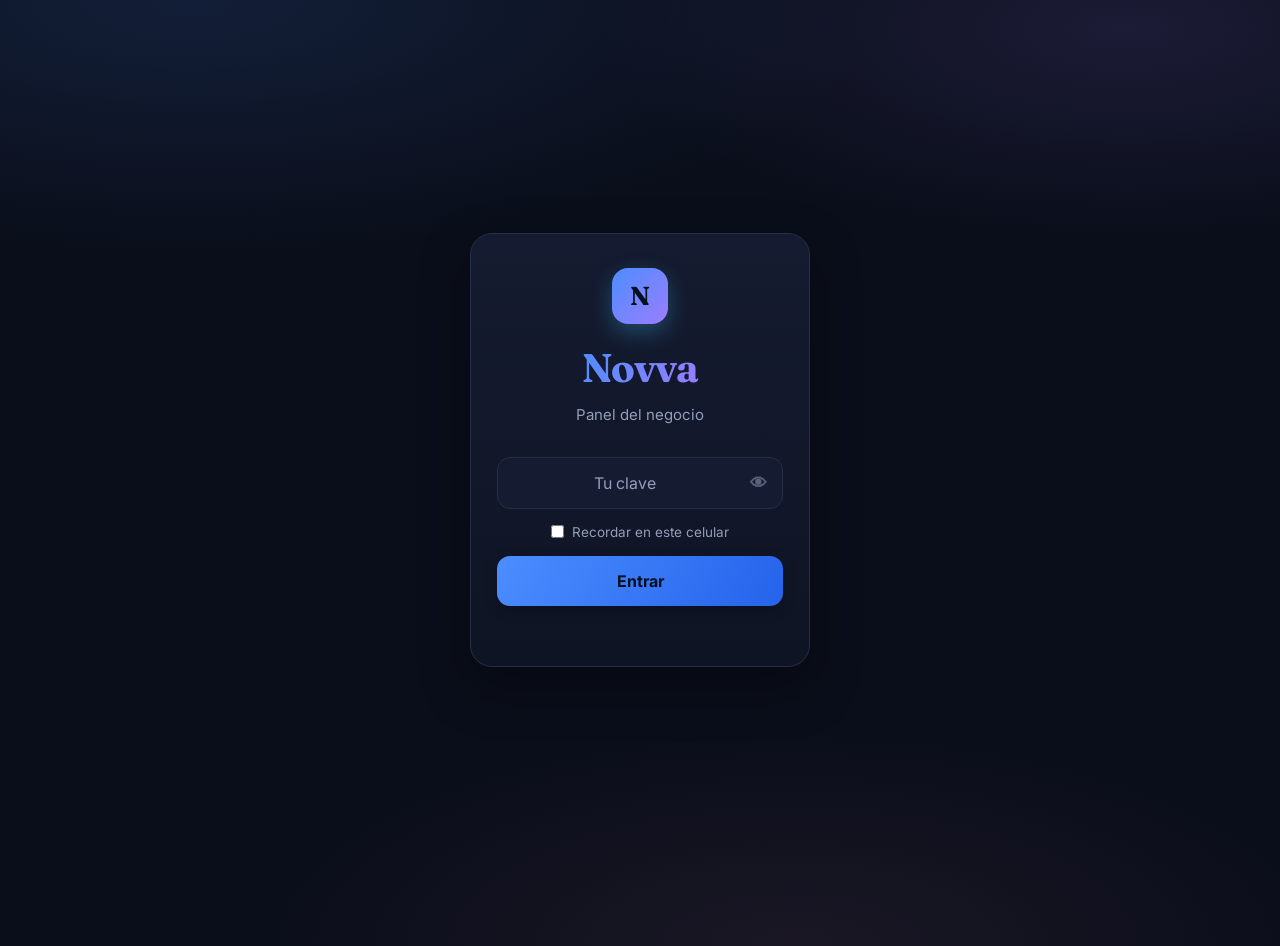
<file: index.html>
<!DOCTYPE html>
<html lang="es">
<head>
<meta charset="UTF-8" />
<meta name="viewport" content="width=device-width, initial-scale=1.0, maximum-scale=1.0" />
<title>Novva · Panel</title>
<link rel="preconnect" href="https://fonts.googleapis.com">
<link rel="preconnect" href="https://fonts.gstatic.com" crossorigin>
<link href="https://fonts.googleapis.com/css2?family=Fraunces:opsz,wght@9..144,500;9..144,600;9..144,700&family=Inter:wght@400;500;600;700&display=swap" rel="stylesheet">
<style>
  :root{
    --bg:#091120; --bg2:#0C1626; --card:#111F36; --card2:#16294682; --line:#213656;
    --ink:#EAF1FB; --muted:#8DA2C0;
    --cyan:#38BDF8; --teal:#2DD4BF; --violet:#A78BFA; --amber:#FBBF24; --rose:#FB7185; --green:#34D399;
  }
  *{box-sizing:border-box;margin:0;padding:0}
  body{background:var(--bg); color:var(--ink); font-family:"Inter",system-ui,sans-serif;
    -webkit-font-smoothing:antialiased; line-height:1.5; padding-bottom:46px; transition:background-color .35s ease, color .3s ease;
    background-image:radial-gradient(90% 45% at 15% 0%, rgba(76,141,255,.13), transparent 60%),
                     radial-gradient(75% 40% at 88% 3%, rgba(155,125,255,.12), transparent 55%),
                     radial-gradient(70% 38% at 62% 100%, rgba(245,139,176,.07), transparent 60%)}
  .wrap{max-width:560px; margin:0 auto; padding:0 16px}
  h1,h2,h3,.num,.brand,.logo,.price,.total{font-family:"Fraunces",Georgia,serif}
  .num{font-variant-numeric:tabular-nums; letter-spacing:-.01em}
  .hidden{display:none !important}
  @keyframes fade{from{opacity:0; transform:translateY(6px)}to{opacity:1; transform:none}}
  .fade{animation:fade .35s ease both}

  #login{min-height:100vh; display:flex; flex-direction:column; justify-content:center; align-items:center; padding:24px; text-align:center}
  #login .logo{font-weight:700; font-size:40px; letter-spacing:-.02em; background:linear-gradient(120deg,var(--cyan),var(--violet)); -webkit-background-clip:text; background-clip:text; -webkit-text-fill-color:transparent}
  #login .tag{color:var(--muted); margin:6px 0 30px; font-size:15px}
  #login input{width:100%; max-width:300px; padding:15px 16px; border:1.5px solid var(--line); border-radius:13px; font-size:16px; font-family:inherit; text-align:center; background:var(--card); color:var(--ink)}
  #login input::placeholder{color:var(--muted)}
  #login input:focus{outline:none; border-color:var(--cyan); box-shadow:0 0 0 4px rgba(56,189,248,.15)}
  #login button{width:100%; max-width:300px; margin-top:12px; padding:15px; border:none; border-radius:13px; background:linear-gradient(120deg,var(--cyan),#2563EB); color:#02101F; font-size:16px; font-weight:700; font-family:inherit; cursor:pointer}
  #login .err{color:var(--rose); font-size:14px; margin-top:14px; min-height:18px; max-width:320px}
  #login .login-card{width:100%; max-width:340px; display:flex; flex-direction:column; align-items:center; background:linear-gradient(180deg,var(--card),var(--bg2)); border:1px solid var(--line); border-radius:22px; padding:34px 26px 28px; box-shadow:0 20px 50px rgba(0,0,0,.35)}
  #login .login-mark{width:56px; height:56px; margin-bottom:14px; border-radius:16px; display:flex; align-items:center; justify-content:center; font-family:"Fraunces",serif; font-weight:700; font-size:26px; color:#02101F; background:linear-gradient(135deg,var(--cyan),var(--violet)); box-shadow:0 8px 22px rgba(56,189,248,.3)}
  #login .pass-wrap{position:relative; width:100%; max-width:300px}
  #login .pass-wrap input{padding-right:46px}
  #login .eye{position:absolute; right:6px; top:50%; transform:translateY(-50%); width:auto; max-width:none; margin:0; padding:8px 10px; background:none; color:var(--muted); box-shadow:none; font-size:17px; cursor:pointer; opacity:.55}
  #login .remember{display:flex; align-items:center; justify-content:center; gap:8px; max-width:300px; margin:13px auto 2px; color:var(--muted); font-size:13.5px; cursor:pointer; user-select:none}
  #login .remember input{width:auto; max-width:none; padding:0; margin:0; accent-color:var(--cyan)}

  header{background:linear-gradient(135deg,var(--bg2),var(--bg)); border-bottom:1px solid var(--line); padding:22px 0 18px; transition:border-color .3s ease}
  header .wrap{display:flex; align-items:center; justify-content:space-between}
  .brand{font-weight:700; font-size:23px; letter-spacing:-.02em; background:linear-gradient(120deg,var(--cyan),var(--violet)); -webkit-background-clip:text; background-clip:text; -webkit-text-fill-color:transparent}
  .brand-tag{font-size:11px; color:var(--muted); letter-spacing:.14em; text-transform:uppercase; margin-top:2px}
  .status{display:flex; align-items:center; gap:6px; font-size:12.5px; color:var(--muted)}
  .dot{width:8px; height:8px; border-radius:50%; background:var(--green); animation:pulse 2s infinite}
  @keyframes pulse{0%{box-shadow:0 0 0 0 rgba(52,211,153,.5)}70%{box-shadow:0 0 0 7px rgba(52,211,153,0)}100%{box-shadow:0 0 0 0 rgba(52,211,153,0)}}

  nav{position:sticky; top:0; z-index:5; background:var(--bg2); backdrop-filter:blur(10px); border-bottom:1px solid var(--line); transition:background-color .35s ease, border-color .3s ease}
  nav .wrap{display:flex; gap:4px; padding:8px 12px; overflow-x:auto; scrollbar-width:none}
  nav .wrap::-webkit-scrollbar{display:none}
  .tab{flex:0 0 auto; padding:10px 14px; border:none; background:transparent; font-family:inherit; font-size:13px; font-weight:600; color:var(--muted); border-radius:10px; cursor:pointer; white-space:nowrap; transition:.2s}
  .tab.on{background:linear-gradient(120deg,var(--cyan),#2563EB); color:#02101F; box-shadow:0 3px 12px rgba(56,189,248,.3)}
  /* --- barra principal: 5 secciones repartidas parejo --- */
  nav .wrap{gap:6px; justify-content:space-between}
  .tab{flex:1 1 0; text-align:center; padding:11px 8px; font-size:13.5px}
  /* --- sub-pestañas dentro de una sección --- */
  .grupo{animation:fade .35s ease both}
  .subnav{display:flex; gap:5px; margin:2px 0 16px; background:var(--bg2); padding:5px; border-radius:13px; overflow-x:auto; scrollbar-width:none}
  .subnav::-webkit-scrollbar{display:none}
  .subtab{flex:1 1 0; padding:9px 12px; border:none; background:transparent; font-family:inherit; font-size:13px; font-weight:600; color:var(--muted); border-radius:9px; cursor:pointer; white-space:nowrap; transition:.2s}
  .subtab.on{background:var(--card); color:var(--ink); box-shadow:0 1px 4px rgba(0,0,0,.28)}

  main{padding-top:18px}

  .stats{display:grid; grid-template-columns:1fr 1fr; gap:11px}
  .stat{border-radius:16px; padding:16px; border:1px solid var(--line); background:linear-gradient(158deg,var(--card),var(--bg2)); position:relative; overflow:hidden; box-shadow:0 3px 14px rgba(0,0,0,.3); transition:transform .15s ease, border-color .3s ease}
  .stat:active{transform:scale(.98)}
  .stat .n{font-size:32px; font-weight:700; line-height:1}
  .stat .l{font-size:12.5px; color:var(--muted); margin-top:6px}
  .stat::after{content:""; position:absolute; right:-20px; top:-20px; width:72px; height:72px; border-radius:50%; opacity:.16}
  .s-cyan .n{color:var(--cyan)} .s-cyan::after{background:var(--cyan)}
  .s-violet .n{color:var(--violet)} .s-violet::after{background:var(--violet)}
  .s-amber .n{color:var(--amber)} .s-amber::after{background:var(--amber)}
  .s-green .n{color:var(--green)} .s-green::after{background:var(--green)}

  .money{background:linear-gradient(120deg,var(--card),var(--bg2)); border:1px solid var(--line); border-left:3px solid var(--cyan); border-radius:16px; padding:17px; margin-top:11px; display:flex; align-items:baseline; justify-content:space-between; box-shadow:0 3px 14px rgba(0,0,0,.22); transition:border-color .3s ease}
  .money .k{font-size:13px; color:var(--muted)}
  .money .v{font-family:"Fraunces"; font-weight:700; font-size:27px; color:var(--cyan)}

  .sec-h{display:flex; align-items:center; justify-content:space-between; margin:20px 2px 14px}
  .sec-h h2{font-size:14.5px; font-weight:700; letter-spacing:.09em; text-transform:uppercase; position:relative; padding-left:13px; color:var(--ink)}
  .sec-h h2::before{content:""; position:absolute; left:0; top:52%; transform:translateY(-50%); width:4px; height:15px; border-radius:3px; background:linear-gradient(180deg,var(--cyan),var(--violet))}
  .add{border:none; background:linear-gradient(120deg,var(--amber),#F59E0B); color:#2A1B00; font-family:inherit; font-weight:700; font-size:13px; padding:10px 15px; border-radius:11px; cursor:pointer; box-shadow:0 3px 11px rgba(251,191,36,.26); transition:transform .12s ease, box-shadow .2s ease}
  .add:active{transform:scale(.96)}

  .searchbar{margin-bottom:12px}
  .searchbar input{width:100%; background:var(--card); border:1px solid var(--line); color:var(--ink); border-radius:12px; padding:12px 14px; font-family:inherit; font-size:14.5px}
  .searchbar input::placeholder{color:var(--muted)}
  .searchbar input:focus{outline:none; border-color:var(--cyan)}
  .filters{display:flex; gap:6px; flex-wrap:wrap; margin-bottom:14px}
  .filt{font-size:12px; font-weight:600; padding:7px 13px; border-radius:20px; border:1px solid var(--line); background:var(--card); color:var(--muted); cursor:pointer; transition:.15s}
  .filt.on{background:var(--ink); color:var(--bg); border-color:var(--ink)}

  .card{background:linear-gradient(180deg,var(--card),var(--bg2)); border:1px solid var(--line); border-radius:16px; padding:16px 17px; margin-bottom:11px; box-shadow:0 2px 10px rgba(0,0,0,.24); transition:transform .16s ease, border-color .2s ease, box-shadow .2s ease, background-color .35s ease}
  .card:active{transform:scale(.995)}
  @media(hover:hover){.card:hover{border-color:#2E4A72; box-shadow:0 7px 20px rgba(0,0,0,.32)}}
  .card.new{border-color:#5B4A1A; box-shadow:0 0 0 2px rgba(251,191,36,.16)}
  .card .top{display:flex; justify-content:space-between; align-items:flex-start; gap:10px}
  .card .who{font-weight:600; font-size:15.5px}
  .card .prod{color:var(--cyan); font-size:13.5px; font-weight:500; margin-top:1px}
  .card .meta{color:var(--muted); font-size:13px; margin-top:9px; line-height:1.6}
  .total{font-weight:600; font-size:17px; white-space:nowrap; color:var(--amber)}

  .estado-row{display:flex; gap:6px; flex-wrap:wrap; margin-top:12px}
  .est-btn{font-size:12px; font-weight:600; padding:7px 11px; border-radius:9px; border:1px solid var(--line); background:var(--bg2); color:var(--muted); cursor:pointer; transition:.15s}
  .est-btn.act{background:var(--green); color:#04231A; border-color:var(--green)}

  .prod-card{display:flex; justify-content:space-between; align-items:center; gap:12px}
  .prod-card .price{font-weight:600; font-size:17px; color:var(--amber)}
  .prod-card .desc{color:var(--muted); font-size:12.5px; margin-top:3px}
  .badge{display:inline-block; font-size:11px; font-weight:600; padding:3px 10px; border-radius:20px; text-transform:capitalize}
  .b-ok{background:rgba(52,211,153,.16); color:var(--green)}
  .b-ver{background:rgba(251,191,36,.16); color:var(--amber)}
  .b-nuevo{background:rgba(56,189,248,.16); color:var(--cyan)}
  .b-otro{background:rgba(141,162,192,.16); color:var(--muted)}
  .card.ver{border-color:rgba(251,191,36,.5); box-shadow:0 0 0 2px rgba(251,191,36,.14)}
  .confirmar-btn{display:block; width:100%; margin-top:12px; padding:12px; border:none; border-radius:11px; background:linear-gradient(120deg,var(--green),#059669); color:#04231A; font-family:inherit; font-weight:700; font-size:14px; cursor:pointer}
  .confirmar-btn:disabled{opacity:.6}
  .b-no{background:rgba(251,113,133,.16); color:var(--rose)}

  .empty{text-align:center; color:var(--muted); padding:38px 20px}
  .empty .big{font-family:"Fraunces"; font-size:19px; color:var(--ink); margin-bottom:6px}
  .loading{text-align:center; color:var(--muted); padding:34px; font-size:14px}
  .msg-err{background:rgba(251,113,133,.13); color:var(--rose); border-radius:12px; padding:12px 14px; font-size:13.5px; margin-bottom:10px; border:1px solid rgba(251,113,133,.28)}

  .intro{color:var(--muted); font-size:13.5px; line-height:1.6}
  #v-fer .intro{background:var(--card); border:1px solid var(--line); border-radius:15px; padding:15px 16px; color:var(--muted); font-size:13.5px; margin-bottom:14px}
  #v-fer .intro b{color:var(--ink)}
  .chips{display:flex; gap:8px; flex-wrap:wrap; margin-bottom:14px}
  .chip{border:1px solid var(--line); background:var(--card); color:var(--cyan); font-family:inherit; font-weight:600; font-size:12.5px; padding:9px 13px; border-radius:20px; cursor:pointer}
  #ferMsgs{display:flex; flex-direction:column; gap:10px; margin-bottom:14px}
  .bub{max-width:86%; padding:11px 14px; border-radius:16px; font-size:14.5px; line-height:1.55; white-space:pre-wrap; animation:fade .25s ease both}
  .bub.me{align-self:flex-end; background:linear-gradient(120deg,var(--cyan),#2563EB); color:#02101F; border-bottom-right-radius:5px}
  .bub.fer{align-self:flex-start; background:var(--card); border:1px solid var(--line); border-bottom-left-radius:5px}
  .ferbar{display:flex; gap:8px}
  .ferbar input{flex:1; padding:13px 14px; border:1.5px solid var(--line); border-radius:13px; font-size:15px; font-family:inherit; background:var(--card); color:var(--ink)}
  .ferbar input::placeholder{color:var(--muted)}
  .ferbar input:focus{outline:none; border-color:var(--cyan)}
  .ferbar button{border:none; background:linear-gradient(120deg,var(--cyan),#2563EB); color:#02101F; font-family:inherit; font-weight:700; padding:0 18px; border-radius:13px; cursor:pointer}

  .modal-bg{position:fixed; inset:0; background:rgba(2,8,18,.7); display:none; align-items:flex-end; z-index:20}
  .modal-bg.show{display:flex}
  .modal{background:var(--bg2); width:100%; max-width:560px; margin:0 auto; border-radius:22px 22px 0 0; padding:22px 18px 30px; max-height:92vh; overflow:auto; border-top:1px solid var(--line); animation:fade .25s ease both}
  .modal h3{font-size:21px; margin-bottom:16px}
  .modal label{display:block; font-size:13px; font-weight:600; color:var(--muted); margin:12px 0 5px}
  .modal input, .modal select{width:100%; padding:12px 13px; border:1.5px solid var(--line); border-radius:12px; font-size:15px; font-family:inherit; background:var(--card); color:var(--ink)}
  .modal input::placeholder{color:var(--muted)}
  .modal input:focus,.modal select:focus{outline:none; border-color:var(--cyan)}
  .modal .row2{display:grid; grid-template-columns:1fr 1fr; gap:10px}
  .modal .actions{display:flex; gap:10px; margin-top:22px}
  .modal .save{flex:1; padding:14px; border:none; border-radius:13px; background:linear-gradient(120deg,var(--cyan),#2563EB); color:#02101F; font-weight:700; font-size:15px; font-family:inherit; cursor:pointer}
  .modal .cancel{padding:14px 18px; border:1.5px solid var(--line); border-radius:13px; background:var(--card); color:var(--ink); font-weight:600; font-family:inherit; cursor:pointer}

  /* --- micro-interacciones (pulido, mismo estilo) --- */
  #login button, .confirmar-btn, .modal .save, .ferbar button{transition:transform .12s ease, box-shadow .2s ease; box-shadow:0 4px 14px rgba(0,0,0,.26)}
  #login button:active, .confirmar-btn:active, .modal .save:active, .ferbar button:active{transform:scale(.97)}
  .filt:active, .est-btn:active, .chip:active, .subtab:active{transform:scale(.95)}
  .stat:active{transform:scale(.98)}
  /* --- selector de temas (vista previa) --- */
  .tema-b{justify-content:flex-start !important; transition:transform .12s ease, border-color .2s ease}
  .tema-b:active{transform:scale(.96)}
  .tema-sw{width:24px;height:24px;border-radius:7px;display:inline-flex;align-items:center;justify-content:center;flex:0 0 auto;box-shadow:inset 0 0 0 1px rgba(255,255,255,.06)}
  .tema-sw i{width:9px;height:9px;border-radius:50%;display:block;box-shadow:0 0 5px currentColor}
  .tema-on{border-color:var(--cyan) !important; box-shadow:0 0 0 2px rgba(56,189,248,.28); color:var(--ink) !important}
  .tema-on::after{content:"✓"; margin-left:auto; color:var(--cyan); font-weight:700}
  /* --- catálogo ordenado --- */
  .catbar{display:flex; gap:8px; align-items:center; flex-wrap:wrap; margin:0 2px 12px; color:var(--muted); font-size:13px}
  .pill-warn{background:rgba(251,191,36,.15); color:var(--amber); font-weight:600; font-size:12px; padding:3px 10px; border-radius:20px}
  .prod-acc{display:flex; gap:7px; flex-wrap:wrap; margin-top:12px}
  .mini{flex:1 1 auto; font-size:12.5px; font-weight:600; padding:9px 10px; border-radius:10px; border:1px solid var(--line); background:var(--bg2); color:var(--ink); cursor:pointer; transition:transform .12s ease, border-color .2s ease, background .2s ease}
  .mini:active{transform:scale(.95)}
  .mini-del{flex:0 0 auto; color:var(--rose); border-color:transparent; background:rgba(251,113,133,.12); font-size:15px; padding:9px 13px}
  #toast{position:fixed; left:50%; bottom:26px; transform:translate(-50%,20px); background:var(--ink); color:var(--bg); font-weight:600; font-size:14px; padding:12px 18px; border-radius:13px; box-shadow:0 8px 26px rgba(0,0,0,.4); opacity:0; pointer-events:none; transition:opacity .25s ease, transform .25s ease; z-index:60; max-width:88%; text-align:center}
  #toast.show{opacity:1; transform:translate(-50%,0)}
  .logout-btn{width:100%; margin-top:8px; padding:12px; border:1px solid var(--line); border-radius:12px; background:none; color:var(--rose); font-family:inherit; font-weight:600; font-size:14px; cursor:pointer; transition:transform .12s ease}
  .logout-btn:active{transform:scale(.97)}
</style>
</head>
<body>

<div id="login">
  <div class="login-card">
    <div class="login-mark" id="loginMark">N</div>
    <div class="logo" id="marcaLogin">Novva</div>
    <div class="tag">Panel del negocio</div>
    <div class="pass-wrap">
      <input id="clave" type="password" placeholder="Tu clave" autocomplete="off" />
      <button type="button" id="verClave" class="eye" aria-label="Ver clave">👁</button>
    </div>
    <label class="remember"><input type="checkbox" id="recordar" /> Recordar en este celular</label>
    <button id="entrar">Entrar</button>
    <div class="err" id="loginErr"></div>
  </div>
</div>

<div id="app" class="hidden">
  <header><div class="wrap">
    <div><div class="brand" id="marcaHeader">Novva</div><div class="brand-tag" id="negocioHeader"></div></div>
    <div style="display:flex;align-items:center;gap:12px"><div class="status"><span class="dot"></span> Fer atendiendo</div><button id="cfgBtn" style="background:none;border:none;color:var(--muted);font-size:19px;cursor:pointer;padding:0">⚙️</button></div>
  </div></header>

  <nav><div class="wrap">
    <button class="tab on" data-g="inicio">Inicio</button>
    <button class="tab" data-g="ventas">Ventas</button>
    <button class="tab" data-g="fer">Fer</button>
    <button class="tab" data-g="productos">Productos</button>
    <button class="tab" data-g="numeros">Números</button>
  </div></nav>

  <main class="wrap">
    <!-- INICIO -->
    <div class="grupo" id="g-inicio">
      <div class="subnav" id="sub-inicio"></div>
      <section id="v-pro"></section>
      <section id="v-acciones"></section>
      <div id="v-panorama">
        <section id="v-resumen"></section>
        <section id="v-dia" style="margin-top:10px"></section>
      </div>
      <section id="v-diagnostico" class="hidden"></section>
    </div>
    <!-- VENTAS -->
    <div class="grupo hidden" id="g-ventas">
      <div class="subnav" id="sub-ventas"></div>
      <section id="v-pedidos"></section>
      <section id="v-pendientes" class="hidden"></section>
      <section id="v-postventa" class="hidden"></section>
      <section id="v-buscar" class="hidden"></section>
    </div>
    <!-- FER -->
    <div class="grupo hidden" id="g-fer">
      <div class="subnav" id="sub-fer"></div>
      <section id="v-fer"></section>
      <section id="v-charlas" class="hidden"></section>
      <section id="v-analisis" class="hidden"></section>
    </div>
    <!-- PRODUCTOS -->
    <div class="grupo hidden" id="g-productos">
      <section id="v-catalogo"></section>
    </div>
    <!-- NÚMEROS -->
    <div class="grupo hidden" id="g-numeros">
      <div class="subnav" id="sub-numeros"></div>
      <section id="v-ganancia"></section>
      <section id="v-ventasmes" class="hidden"></section>
      <section id="v-seguimiento" class="hidden"></section>
    </div>
  </main>
</div>

<div class="modal-bg" id="modalPedido">
  <div class="modal">
    <h3>Cargar venta a mano</h3>
    <div id="pErr" class="msg-err hidden"></div>
    <label>Producto</label><input id="p-producto" placeholder="Ej: Depiladora IPL" />
    <div class="row2">
      <div><label>Precio (Gs.)</label><input id="p-total" inputmode="numeric" placeholder="280.000" /></div>
      <div><label>Estado</label><select id="p-estado"><option>Nuevo</option><option>Confirmado</option><option>Enviado</option><option>Entregado</option></select></div>
    </div>
    <label>Nombre del cliente</label><input id="p-nombre" placeholder="Nombre y apellido" />
    <div class="row2">
      <div><label>Ciudad</label><input id="p-ciudad" placeholder="Ciudad" /></div>
      <div><label>Teléfono</label><input id="p-tel" inputmode="tel" placeholder="09xx xxxxxx" /></div>
    </div>
    <label>Dirección</label><input id="p-dir" placeholder="Dirección de entrega" />
    <div class="actions"><button class="cancel" data-close>Cancelar</button><button class="save" id="pSave">Guardar venta</button></div>
  </div>
</div>

<div class="modal-bg" id="modalProd">
  <div class="modal">
    <h3 id="prTitle">Nuevo producto</h3>
    <div id="prErr" class="msg-err hidden"></div>
    <label>Nombre del producto</label><input id="pr-nombre" placeholder="Ej: Depiladora IPL" />
    <div class="row2">
      <div><label>Precio (Gs.)</label><input id="pr-precio" inputmode="numeric" placeholder="280.000" /></div>
      <div><label>Disponibilidad</label><select id="pr-stock"><option value="disponible">Disponible</option><option value="agotado">Agotado</option></select></div>
    </div>
    <label>Descripción corta</label><input id="pr-desc" placeholder="Para qué sirve, en pocas palabras" />
    <div class="actions"><button class="cancel" data-close>Cancelar</button><button class="save" id="prSave">Guardar producto</button></div>
  </div>
</div>

<div class="modal-bg" id="modalCfg">
  <div class="modal">
    <h3>⚙️ Configuración</h3>
    <label>Tema de colores</label>
    <div id="temas" style="display:grid;grid-template-columns:1fr 1fr;gap:10px;margin-top:4px"></div>
    <label style="margin-top:18px">Nombre de la tienda</label>
    <input id="cfg-marca" placeholder="Novva" />
    <button id="cerrarSesion" class="logout-btn">Cerrar sesión</button>
    <div class="actions"><button class="cancel" data-close>Cerrar</button><button class="save" id="cfgSave">Guardar nombre</button></div>
  </div>
</div>

<script>
const BACKEND = "https://guaranistorebot.onrender.com";
// 👇 CAMBIÁ ACÁ EL NOMBRE DE TU TIENDA (ej: "Lumé", "Selecta", "Prisma", "Novva")
// ---- Marca y Temas (configurables desde ⚙️) ----
let MARCA = "Novva";
try{ MARCA = localStorage.getItem("novva_marca") || MARCA; }catch(e){}
function aplicarMarca(){ document.getElementById("marcaLogin").textContent=MARCA; document.getElementById("marcaHeader").textContent=MARCA; document.title=MARCA+" · Panel"; var lm=document.getElementById("loginMark"); if(lm) lm.textContent=(MARCA||"N").trim().charAt(0).toUpperCase(); }
aplicarMarca();

const TEMAS = {
  "Aurora":{bg:"#0A0E1A",bg2:"#0F1424",card:"#151B30",line:"#262E48",ink:"#EDF0FA",muted:"#949DBB",cyan:"#4C8DFF",violet:"#9B7DFF",amber:"#E0A94A",green:"#34D399",rose:"#F58BB0"},
  "Empresarial":{bg:"#0A101C",bg2:"#0F1826",card:"#152238",line:"#28374F",ink:"#EAEEF6",muted:"#8A98AE",cyan:"#3B82F6",violet:"#6366F1",amber:"#C99A3B",green:"#2DAF7C",rose:"#DC6C8A"},
  "Noche":   {bg:"#0A1120",bg2:"#0E1728",card:"#132038",line:"#243B5C",ink:"#EAF1FB",muted:"#8DA2C0",cyan:"#38BDF8",violet:"#A78BFA",amber:"#FBBF24",green:"#34D399",rose:"#FB7185"},
  "Grafito": {bg:"#0D0F13",bg2:"#14171D",card:"#1B1F27",line:"#2C323D",ink:"#ECEEF3",muted:"#98A0AD",cyan:"#818CF8",violet:"#A78BFA",amber:"#FBBF24",green:"#34D399",rose:"#FB7185"},
  "Oceano":  {bg:"#06181C",bg2:"#0A2127",card:"#0F2B33",line:"#1E434B",ink:"#E6F5F6",muted:"#86AAB0",cyan:"#2DD4BF",violet:"#38BDF8",amber:"#FBBF24",green:"#34D399",rose:"#FB7185"},
  "Ciruela": {bg:"#120A1C",bg2:"#190F27",card:"#221635",line:"#3A2853",ink:"#EFE7FA",muted:"#A594C0",cyan:"#A78BFA",violet:"#C4B5FD",amber:"#FBBF24",green:"#34D399",rose:"#FB7185"},
  "Dia":     {bg:"#EDF1F8",bg2:"#FBFCFF",card:"#FFFFFF",line:"#D7DEEA",ink:"#1A2334",muted:"#5C6981",cyan:"#2563EB",violet:"#7C3AED",amber:"#B45309",green:"#047857",rose:"#E11D48"},
  "Perla":   {bg:"#F1F0EC",bg2:"#FCFCFA",card:"#FFFFFF",line:"#E2E0D8",ink:"#20242B",muted:"#5F6672",cyan:"#0D9488",violet:"#7C3AED",amber:"#B45309",green:"#047857",rose:"#E11D48"}
};
let TEMA_ACTUAL = "Empresarial";
function aplicarTema(nombre){
  if(!TEMAS[nombre]) nombre="Empresarial";
  const t=TEMAS[nombre]; const r=document.documentElement;
  for(const k in t){ r.style.setProperty("--"+k, t[k]); }
  TEMA_ACTUAL=nombre;
  try{ localStorage.setItem("novva_tema", nombre); }catch(e){}
}
try{ const g=localStorage.getItem("novva_tema"); aplicarTema(g&&TEMAS[g]?g:"Aurora"); }catch(e){ aplicarTema("Aurora"); }

function pintarTemas(){
  const cont=document.getElementById("temas");
  cont.innerHTML=Object.keys(TEMAS).map(function(n){ const t=TEMAS[n]; const on=(n===TEMA_ACTUAL);
    return '<button class="filt tema-b'+(on?' tema-on':'')+'" data-tema="'+n+'" style="display:flex;align-items:center;gap:9px;padding:10px 12px">'
      +'<span class="tema-sw" style="background:linear-gradient(135deg,'+t.bg2+' 0 50%,'+t.card+' 50% 100%);border:1px solid '+t.line+'"><i style="background:'+t.cyan+';color:'+t.cyan+'"></i></span>'
      +'<span>'+n+'</span></button>';
  }).join("");
  cont.querySelectorAll("[data-tema]").forEach(function(b){ b.onclick=function(){ aplicarTema(b.dataset.tema); pintarTemas(); }; });
}
document.getElementById("cfgBtn").onclick=function(){
  pintarTemas();
  document.getElementById("cfg-marca").value=MARCA;
  abrir("modalCfg");
};
document.getElementById("cfgSave").onclick=function(){
  const v=document.getElementById("cfg-marca").value.trim();
  if(v){ MARCA=v; aplicarMarca(); try{localStorage.setItem("novva_marca",MARCA);}catch(e){} }
  document.getElementById("modalCfg").classList.remove("show");
};
(function(){ var _cs=document.getElementById("cerrarSesion"); if(_cs) _cs.onclick=function(){
  try{localStorage.removeItem("novva_clave");}catch(e){}
  CLAVE="";
  var c=document.getElementById("clave"); if(c) c.value="";
  var rc=document.getElementById("recordar"); if(rc) rc.checked=false;
  document.getElementById("modalCfg").classList.remove("show");
  document.getElementById("app").classList.add("hidden");
  document.getElementById("login").classList.remove("hidden");
}; })();
let CLAVE = "";
let PEDIDOS = [];
let filtroEstado = "todos";
const ESTADOS = ["Nuevo","Confirmado","Enviado","Entregado","Cancelado"];
const FILTROS = [["todos","Todos"],["Nuevo","Nuevos"],["Pendiente de Verificación","Verificando"],["Pagado","Pagados"],["Enviado","Enviados"],["Entregado","Entregados"]];
const $ = s => document.querySelector(s);
const gs = v => { const n=String(v||"").replace(/[^\d]/g,""); return n ? "Gs. "+Number(n).toLocaleString("es-PY") : (v||"-"); };
const num = v => Number(String(v||"").replace(/[^\d]/g,""))||0;
const wait = ms => new Promise(r=>setTimeout(r,ms));

async function api(path, opts){
  opts = opts || {};
  const r = await fetch(BACKEND+path, Object.assign({}, opts, {headers:Object.assign({"Content-Type":"application/json","X-Clave":CLAVE}, opts.headers||{})}));
  if(r.status===401 || r.status===403) throw new Error("401");
  return r.json();
}
function errBox(e){ if(e.message==="401"){ location.reload(); return ""; } return '<div class="msg-err">No pude traer los datos. Si el bot estaba dormido, esperá unos segundos y recargá.</div>'; }

// ---- LOGIN con reintento (Render se duerme en el plan gratis) ----
$("#entrar").onclick = entrar;
$("#clave").addEventListener("keydown", function(e){ if(e.key==="Enter") entrar(); });
$("#verClave").onclick = function(){ const i=$("#clave"); const ver=i.type==="password"; i.type=ver?"text":"password"; this.style.opacity=ver?"1":".55"; i.focus(); };
// Recordar clave en este celular (opcional): precarga y, si estaba guardada, entra solo.
try{ const ck=localStorage.getItem("novva_clave"); if(ck){ $("#clave").value=ck; $("#recordar").checked=true; setTimeout(entrar,150); } }catch(e){}
async function entrar(){
  CLAVE = $("#clave").value.trim();
  $("#loginErr").textContent="";
  if(!CLAVE){ $("#loginErr").textContent="Escribí tu clave"; return; }
  const btn=$("#entrar");
  for(let i=1;i<=4;i++){
    btn.textContent = i===1 ? "Entrando…" : "Despertando el servidor… ("+i+"/4)";
    try{
      const r = await fetch(BACKEND+"/api/panel/resumen", {headers:{"X-Clave":CLAVE}});
      if(r.status===401){ try{localStorage.removeItem("novva_clave");}catch(e){} $("#loginErr").textContent="Clave incorrecta"; btn.textContent="Entrar"; return; }
      if(r.status===403){ $("#loginErr").textContent="Tu servicio está pausado. Escribinos para reactivarlo."; btn.textContent="Entrar"; return; }
      if(r.status===404){ $("#loginErr").textContent="El panel todavía no está activo en el servidor. Esperá 1 minuto y probá de nuevo."; btn.textContent="Entrar"; return; }
      if(!r.ok){ throw new Error("http"); }
      try{ const j=await r.json(); $("#negocioHeader").textContent=j.negocio||""; }catch(e){}
      try{ if($("#recordar")&&$("#recordar").checked){ localStorage.setItem("novva_clave",CLAVE); } else { localStorage.removeItem("novva_clave"); } }catch(e){}
      $("#login").classList.add("hidden"); $("#app").classList.remove("hidden"); abrirGrupo("inicio"); return;
    }catch(e){
      if(i<4){ await wait(4000); continue; }
      $("#loginErr").textContent="No pude conectar. Si recién prendiste el bot, esperá un momento y volvé a intentar.";
      btn.textContent="Entrar";
    }
  }
}

// ====== NAVEGACIÓN POR GRUPOS + SUB-PESTAÑAS ======
const GRUPOS = {
  inicio:    { views:["pro","acciones","panorama","diagnostico"], labels:["Resumen","Hoy","Panorama","Estado"] },
  ventas:    { views:["pedidos","pendientes","postventa","buscar"], labels:["Pedidos","Por cobrar","Post-venta","Buscar"] },
  fer:       { views:["fer","charlas","analisis"], labels:["Chat","Charlas","Análisis"] },
  productos: { views:["catalogo"] },
  numeros:   { views:["ganancia","ventasmes","seguimiento"], labels:["Ganancia","Por mes","Sin comprar"] }
};
const LOADERS = {
  pro:cargarPro, acciones:cargarAcciones, panorama:cargarPanorama, resumen:cargarResumen, dia:cargarDia, pedidos:cargarPedidos, pendientes:cargarPendientes,
  diagnostico:cargarDiagnostico,
  buscar:pintarBuscar, postventa:cargarPostventa, fer:pintarFer, charlas:cargarCharlas, analisis:cargarAnalisis,
  catalogo:cargarCatalogo, ganancia:pintarGanancia, ventasmes:cargarVentasMes, seguimiento:cargarSeguimiento
};
async function cargarPro(){
  const el=$("#v-pro"); if(!el) return;
  el.innerHTML='<div class="sec-h"><h2>Resumen ejecutivo</h2></div><div class="loading">Cargando\u2026</div>';
  try{
    const r=await Promise.all([
      api("/api/panel/ventas-mes").catch(function(){return {};}),
      api("/api/panel/ganancia").catch(function(){return {};}),
      api("/api/panel/pendientes-pago").catch(function(){return {};}),
      api("/api/panel/reporte-dia").catch(function(){return {};}),
      api("/api/panel/resumen").catch(function(){return {};})
    ]);
    const mes=r[0], gan=r[1], pend=r[2], dia=r[3], res=r[4];
    const meses=mes.meses||[];
    const ult=meses.length?meses[meses.length-1]:{mes:"",pedidos:0,facturado:0};
    const pendList=pend.pendientes||[];
    const porCobrar=pendList.reduce(function(a,p){return a+num(p.total);},0);
    el.innerHTML=
      '<div class="sec-h"><h2>Resumen ejecutivo</h2></div>'+
      '<div class="intro" style="margin-bottom:14px">Tu negocio de un vistazo'+(ult.mes?' \u00b7 '+ult.mes:'')+'.</div>'+
      '<div class="stats">'+
        '<div class="stat s-green"><div class="n num" style="font-size:21px">'+gs(ult.facturado||0)+'</div><div class="l">Facturado del mes</div></div>'+
        '<div class="stat s-cyan"><div class="n num">'+(ult.pedidos||0)+'</div><div class="l">Pedidos del mes</div></div>'+
        '<div class="stat s-violet"><div class="n num" style="font-size:21px">'+gs(gan.ganancia_total||0)+'</div><div class="l">Ganancia total</div></div>'+
        '<div class="stat s-amber"><div class="n num" style="font-size:21px">'+gs(porCobrar)+'</div><div class="l">Por cobrar ('+pendList.length+')</div></div>'+
      '</div>'+
      '<div class="money" style="margin-top:12px"><span class="k">Hoy</span><span class="v">'+(dia.cantidad||0)+' ped \u00b7 '+gs(dia.facturado||0)+'</span></div>'+
      '<div class="meta" style="margin-top:12px;text-align:center">Ventas totales hist\u00f3ricas: <b>'+(res.total||0)+'</b></div>';
  }catch(e){ const l=el.querySelector(".loading"); if(l) l.outerHTML=errBox(e); }
}
function mostrarVista(v){
  const s=$("#v-"+v); if(!s) return;
  s.classList.remove("hidden","fade"); void s.offsetWidth; s.classList.add("fade");
  if(LOADERS[v]) LOADERS[v]();
}
function abrirGrupo(g){
  document.querySelectorAll(".tab").forEach(function(x){ x.classList.toggle("on", x.dataset.g===g); });
  document.querySelectorAll(".grupo").forEach(function(x){ x.classList.add("hidden"); });
  $("#g-"+g).classList.remove("hidden");
  const conf=GRUPOS[g];
  conf.views.forEach(function(v){ const s=$("#v-"+v); if(s) s.classList.add("hidden"); });
  const sub=$("#sub-"+g);
  if(conf.views.length>1 && sub){
    sub.innerHTML=conf.views.map(function(v,i){ return '<button class="subtab'+(i===0?" on":"")+'" data-v="'+v+'">'+conf.labels[i]+'</button>'; }).join("");
    sub.querySelectorAll(".subtab").forEach(function(b){ b.onclick=function(){
      sub.querySelectorAll(".subtab").forEach(function(x){ x.classList.remove("on"); }); b.classList.add("on");
      conf.views.forEach(function(v){ const s=$("#v-"+v); if(s) s.classList.add("hidden"); });
      mostrarVista(b.dataset.v);
    };});
    mostrarVista(conf.views[0]);
  } else {
    mostrarVista(conf.views[0]);
  }
}
document.querySelectorAll(".tab").forEach(function(t){ t.onclick=function(){ abrirGrupo(t.dataset.g); }; });

function countUp(el){ const t=+el.dataset.v||0; let s=null; const dur=650;
  function step(ts){ if(!s)s=ts; const p=Math.min((ts-s)/dur,1); el.textContent=(el.dataset.pre||"")+Math.round(p*t); if(p<1) requestAnimationFrame(step); }
  requestAnimationFrame(step);
}

async function cargarResumen(){
  const el=$("#v-resumen"); el.innerHTML='<div class="loading">Cargando…</div>';
  try{
    const d = await api("/api/panel/resumen");
    let facturado = 0;
    try{ const pp=await api("/api/panel/pedidos"); (pp.pedidos||[]).forEach(function(p){ if(String(p.estado).toLowerCase()==="entregado") facturado+=num(p.total); }); }catch(e){}
    const alerta = (d.nuevos||0)>0;
    el.innerHTML =
      '<div class="stats">'+
        '<div class="stat s-cyan"><div class="n num" data-v="'+(d.total||0)+'">0</div><div class="l">Ventas totales</div></div>'+
        '<div class="stat s-violet"><div class="n num" data-v="'+(d.hoy||0)+'">0</div><div class="l">Ventas hoy</div></div>'+
        '<div class="stat s-amber"><div class="n num" data-v="'+(d.nuevos||0)+'" data-pre="'+(alerta?"🔔 ":"")+'">0</div><div class="l">Por despachar</div></div>'+
        '<div class="stat s-green"><div class="n num" data-v="'+(d.entregados||0)+'">0</div><div class="l">Entregados</div></div>'+
      '</div>'+
      '<div class="money"><span class="k">Facturado (entregados)</span><span class="v">'+gs(facturado)+'</span></div>'+
      '<div class="empty"><div class="big">Tu negocio, de un vistazo</div>'+(alerta?'Tenés pedidos nuevos esperando — miralos en Pedidos.':'Cargá tus ventas en Pedidos y las vas viendo acá.')+'</div>';
    document.querySelectorAll("#v-resumen .num").forEach(countUp);
    // aviso de stock (no rompe si falla)
    try{
      const s=await api("/api/panel/stock-alerta");
      if(s.hay_alerta){
        const ag=(s.agotados||[]);
        const bj=(s.stock_bajo||[]);
        let txt="";
        if(ag.length) txt+="Agotados: "+ag.join(", ")+". ";
        if(bj.length) txt+="Poco stock: "+bj.map(function(x){return x.producto+" ("+x.quedan+")";}).join(", ")+".";
        const aviso=document.createElement("div");
        aviso.className="card";
        aviso.style="border:1px solid var(--amber);background:var(--card)";
        aviso.innerHTML='<b style="color:var(--amber)">⚠️ Revisá el stock</b><div class="meta" style="margin-top:4px">'+txt+'</div>';
        el.prepend(aviso);
      }
    }catch(e){}
  }catch(e){ el.innerHTML=errBox(e); }
}

async function cargarPedidos(){
  const el=$("#v-pedidos");
  el.innerHTML='<div class="sec-h"><h2>Pedidos</h2><button class="add" id="btnAddP">+ Cargar venta</button></div>'+
    '<div class="searchbar"><input id="buscar" placeholder="Buscar cliente, ciudad o producto…" /></div>'+
    '<div class="filters" id="filtros"></div><div id="listaPed"><div class="loading">Cargando…</div></div>';
  $("#btnAddP").onclick=function(){abrir("modalPedido");};
  $("#filtros").innerHTML=FILTROS.map(function(f){return '<button class="filt '+(filtroEstado===f[0]?'on':'')+'" data-f="'+f[0]+'">'+f[1]+'</button>';}).join("");
  document.querySelectorAll(".filt").forEach(function(b){ b.onclick=function(){ filtroEstado=b.dataset.f; document.querySelectorAll(".filt").forEach(function(x){x.classList.remove("on");}); b.classList.add("on"); pintarLista(); }; });
  $("#buscar").addEventListener("input", pintarLista);
  try{ const d=await api("/api/panel/pedidos"); PEDIDOS=(d.pedidos||[]).filter(function(p){return p.nombre||p.producto||p.total;}); pintarLista(); }
  catch(e){ $("#listaPed").innerHTML=errBox(e); }
}
function pintarLista(){
  const q=($("#buscar")?$("#buscar").value:"").toLowerCase();
  let list=PEDIDOS.filter(function(p){
    const okF = filtroEstado==="todos" || String(p.estado).toLowerCase()===filtroEstado.toLowerCase();
    const okQ = !q || (p.nombre+" "+p.ciudad+" "+p.producto).toLowerCase().indexOf(q)>=0;
    return okF && okQ;
  });
  if(!list.length){ $("#listaPed").innerHTML='<div class="empty"><div class="big">Sin pedidos acá</div>Cargá una venta o cambiá el filtro.</div>'; return; }
  $("#listaPed").innerHTML=list.map(pedidoCard).join(""); bindEstados();
}
function pedidoCard(p){
  const est=String(p.estado).toLowerCase();
  const esNuevo=est==="nuevo";
  const verificando=est.indexOf("verific")>=0 || est.indexOf("pendiente")>=0;
  const botones=ESTADOS.map(function(e){return '<button class="est-btn '+(est===e.toLowerCase()?'act':'')+'" data-id="'+p.id+'" data-e="'+e+'">'+e+'</button>';}).join("");
  const badge='<span class="badge '+(est==="pagado"?"b-ok":(verificando?"b-ver":(esNuevo?"b-nuevo":"b-otro")))+'">'+(p.estado||"Nuevo")+'</span>';
  const btnPago=verificando ? '<button class="confirmar-btn" data-cid="'+p.id+'">✅ Confirmar Pago</button>' : '';
  return '<div class="card '+(esNuevo?'new':'')+(verificando?' ver':'')+'">'+
    '<div class="top"><div><div class="who">'+(p.nombre||"Sin nombre")+'</div><div class="prod">'+(p.producto||"—")+'</div></div><div class="total">'+gs(p.total)+'</div></div>'+
    '<div class="meta">📍 '+(p.ciudad||"-")+' · 📞 '+(p.telefono||"-")+'<br>'+(p.direccion?("🏠 "+p.direccion+"<br>"):"")+'🕒 '+(p.fecha||"-")+'</div>'+
    '<div style="margin-top:10px">'+badge+'</div>'+
    btnPago+
    '<div class="estado-row">'+botones+'</div></div>';
}
function bindEstados(){
  document.querySelectorAll(".est-btn").forEach(function(b){ b.onclick=async function(){
    if(!b.dataset.id) return; b.textContent="…";
    try{ const r=await api("/api/panel/estado",{method:"POST",body:JSON.stringify({id:b.dataset.id,estado:b.dataset.e})});
      if(r.ok){ const pp=PEDIDOS.find(function(x){return x.id===b.dataset.id;}); if(pp) pp.estado=b.dataset.e; pintarLista(); } else alert("No se pudo: "+(r.error||"")); }
    catch(e){ alert("Error de conexión"); }
  };});
  document.querySelectorAll(".confirmar-btn").forEach(function(b){ b.onclick=async function(){
    b.textContent="Confirmando…"; b.disabled=true;
    try{ const r=await api("/api/panel/aprobar-pedido",{method:"POST",body:JSON.stringify({id:b.dataset.cid})});
      if(r.ok){ const pp=PEDIDOS.find(function(x){return x.id===b.dataset.cid;}); if(pp) pp.estado="Pagado"; pintarLista(); } else { alert("No se pudo confirmar: "+(r.error||"")); b.textContent="✅ Confirmar Pago"; b.disabled=false; } }
    catch(e){ alert("Error de conexión"); b.textContent="✅ Confirmar Pago"; b.disabled=false; }
  };});
}

let CAT_LISTA=[], CAT_Q="", EDIT_ID=null;
function esc(s){ return String(s==null?"":s).replace(/&/g,"&amp;").replace(/</g,"&lt;").replace(/>/g,"&gt;").replace(/"/g,"&quot;"); }
async function cargarCatalogo(){
  const el=$("#v-catalogo");
  el.innerHTML='<div class="sec-h"><h2>Cat\u00e1logo</h2><button class="add" id="btnAddPr">+ Producto</button></div><div class="loading">Cargando\u2026</div>';
  const a0=$("#btnAddPr"); if(a0) a0.onclick=abrirNuevoProducto;
  try{
    const d=await api("/api/panel/catalogo"); CAT_LISTA=d.productos||[];
    const total=CAT_LISTA.length;
    const agotados=CAT_LISTA.filter(function(x){return String(x.stock).toLowerCase().indexOf("agotad")>=0;}).length;
    const sinCosto=CAT_LISTA.filter(function(x){return num(x.costo)<=0;}).length;
    let h='<div class="sec-h"><h2>Cat\u00e1logo</h2><button class="add" id="btnAddPr">+ Producto</button></div>';
    h+='<div class="catbar"><span>'+total+' producto'+(total===1?'':'s')+'</span>';
    if(agotados) h+='<span class="pill-warn">'+agotados+' agotado'+(agotados===1?'':'s')+'</span>';
    if(sinCosto) h+='<span class="pill-warn">'+sinCosto+' sin costo</span>';
    h+='</div><div class="searchbar"><input id="catBuscar" placeholder="Buscar producto\u2026" /></div><div id="catCards"></div>';
    el.innerHTML=h;
    $("#btnAddPr").onclick=abrirNuevoProducto;
    const b=$("#catBuscar"); if(b){ b.value=CAT_Q; b.oninput=function(){ CAT_Q=b.value; pintarCards(); }; }
    pintarCards();
  }catch(e){ const l=el.querySelector(".loading"); if(l) l.outerHTML=errBox(e); }
}
function pintarCards(){
  const cont=$("#catCards"); if(!cont) return;
  const q=CAT_Q.trim().toLowerCase();
  const list=q? CAT_LISTA.filter(function(p){return (String(p.nombre||"")+" "+String(p.descripcion||"")).toLowerCase().indexOf(q)>=0;}) : CAT_LISTA;
  if(!CAT_LISTA.length){ cont.innerHTML='<div class="empty"><div class="big">Cat\u00e1logo vac\u00edo</div>Agreg\u00e1 tu primer producto con \u201c+ Producto\u201d.</div>'; return; }
  if(!list.length){ cont.innerHTML='<div class="empty">Nada coincide con la b\u00fasqueda.</div>'; return; }
  cont.innerHTML=list.map(function(p){
    const ok=String(p.stock).toLowerCase().indexOf("agotad")<0;
    const costo=num(p.costo); const gan=num(p.precio)-costo;
    const costoLinea = costo>0
      ? '<div class="meta" style="margin-top:6px">Costo: '+gs(costo)+' \u00b7 Gan\u00e1s: <b style="color:var(--green)">'+gs(gan)+'</b></div>'
      : '<div class="meta" style="margin-top:6px;color:var(--amber)">\u26a0\ufe0f Sin costo cargado</div>';
    return '<div class="card" style="flex-direction:column;align-items:stretch">'
      +'<div style="display:flex;justify-content:space-between;gap:10px">'
        +'<div style="min-width:0"><div class="who">'+esc(p.nombre||"Producto")+'</div><div class="desc">'+esc(p.descripcion||"")+'</div>'
        +'<div style="margin-top:7px"><span class="badge '+(ok?'b-ok':'b-no')+'">'+esc(p.stock||"sin estado")+'</span></div></div>'
        +'<div class="price">'+gs(p.precio)+'</div>'
      +'</div>'+costoLinea
      +'<div class="prod-acc">'
        +'<button class="mini" data-ed="'+p.id+'">\u270e Editar</button>'
        +'<button class="mini" data-costo="'+p.id+'" data-nom="'+esc(p.nombre||"")+'">'+(costo>0?"Costo":"Cargar costo")+'</button>'
        +'<button class="mini" data-tog="'+p.id+'" data-st="'+(ok?"agotado":"disponible")+'">'+(ok?"Marcar agotado":"Marcar disponible")+'</button>'
        +'<button class="mini mini-del" data-del="'+p.id+'" data-nom="'+esc(p.nombre||"")+'" title="Borrar">\ud83d\uddd1</button>'
      +'</div></div>';
  }).join("");
  cont.querySelectorAll("[data-ed]").forEach(function(b){ b.onclick=function(){ const p=CAT_LISTA.find(function(x){return x.id===b.dataset.ed;}); if(p) abrirEditarProducto(p); }; });
  cont.querySelectorAll("[data-costo]").forEach(function(b){ b.onclick=function(){ editarCosto(b.dataset.costo, b.dataset.nom); }; });
  cont.querySelectorAll("[data-tog]").forEach(function(b){ b.onclick=function(){ toggleStock(b.dataset.tog, b.dataset.st); }; });
  cont.querySelectorAll("[data-del]").forEach(function(b){ b.onclick=function(){ borrarProducto(b.dataset.del, b.dataset.nom); }; });
}
function abrirNuevoProducto(){
  EDIT_ID=null;
  const t=$("#prTitle"); if(t) t.textContent="Nuevo producto";
  ["pr-nombre","pr-precio","pr-desc"].forEach(function(id){ const e=$("#"+id); if(e) e.value=""; });
  const st=$("#pr-stock"); if(st) st.value="disponible";
  $("#prSave").textContent="Guardar producto";
  abrir("modalProd");
}
function abrirEditarProducto(p){
  EDIT_ID=p.id;
  const t=$("#prTitle"); if(t) t.textContent="Editar producto";
  $("#pr-nombre").value=p.nombre||"";
  $("#pr-precio").value=String(p.precio||"").replace(/[^\d]/g,"");
  $("#pr-desc").value=p.descripcion||"";
  const st=$("#pr-stock"); if(st) st.value=(String(p.stock).toLowerCase().indexOf("agotad")>=0?"agotado":"disponible");
  $("#prSave").textContent="Guardar cambios";
  abrir("modalProd");
}
async function toggleStock(id, nuevo){
  try{
    const r=await api("/api/panel/editar-producto",{method:"PATCH",body:JSON.stringify({id:id,stock:nuevo})});
    if(r.ok){ toast(nuevo==="agotado"?"Marcado como agotado":"Marcado como disponible"); cargarCatalogo(); }
    else toast("No se pudo: "+(r.error||"error"));
  }catch(e){ toast("Error de conexi\u00f3n"); }
}
async function borrarProducto(id, nombre){
  if(!confirm("\u00bfBorrar \""+(nombre||"este producto")+"\" del cat\u00e1logo? No se puede deshacer.")) return;
  try{
    const r=await api("/api/panel/producto",{method:"DELETE",body:JSON.stringify({id:id})});
    if(r.ok){ toast("Producto borrado"); cargarCatalogo(); }
    else toast("No se pudo borrar: "+(r.error||"error"));
  }catch(e){ toast("Error de conexi\u00f3n"); }
}
async function editarCosto(id, nombre){
  const v=prompt("\u00bfCu\u00e1nto te cuesta a vos "+nombre+"? (solo el n\u00famero, sin puntos)");
  if(v===null) return;
  const costo=num(v);
  try{
    const r=await api("/api/panel/editar-costo",{method:"POST",body:JSON.stringify({id:id,costo:costo})});
    if(r.ok){ ganPintado=false; toast("Costo guardado"); cargarCatalogo(); }
    else toast("No se pudo guardar: "+(r.error||"revis\u00e1 la columna costo_gs"));
  }catch(e){ toast("Error de conexi\u00f3n"); }
}
function toast(msg){
  let t=$("#toast"); if(!t){ t=document.createElement("div"); t.id="toast"; document.body.appendChild(t); }
  t.textContent=msg; t.classList.add("show");
  clearTimeout(window._toastT); window._toastT=setTimeout(function(){ t.classList.remove("show"); }, 2600);
}

let ferPintado=false;
function pintarFer(){
  if(ferPintado) return; ferPintado=true;
  $("#v-fer").innerHTML=
    '<div class="intro"><b>Fer, tu asistente.</b> Preguntale por tus ventas, tus charlas con clientes, o qué podés mejorar. Te responde con tus datos reales.</div>'+
    '<div class="chips">'+
      '<button class="chip" data-q="¿Cuántas ventas tengo hoy y en total?">Ventas de hoy</button>'+
      '<button class="chip" data-q="Mostrame los últimos pedidos">Últimos pedidos</button>'+
      '<button class="chip" data-q="Según mis charlas y ventas, ¿qué puedo mejorar?">¿Qué mejorar?</button>'+
    '</div>'+
    '<div id="ferMsgs"></div>'+
    '<div class="ferbar"><input id="ferIn" placeholder="Escribile a Fer…" /><button id="ferSend">Enviar</button></div>';
  document.querySelectorAll(".chip").forEach(function(c){ c.onclick=function(){ $("#ferIn").value=c.dataset.q; mandarFer(); }; });
  $("#ferSend").onclick=mandarFer;
  $("#ferIn").addEventListener("keydown",function(e){ if(e.key==="Enter") mandarFer(); });
}
function bub(txt,who){ const d=document.createElement("div"); d.className="bub "+who; d.textContent=txt; $("#ferMsgs").appendChild(d); d.scrollIntoView({behavior:"smooth"}); return d; }
async function mandarFer(){
  const t=$("#ferIn").value.trim(); if(!t) return;
  $("#ferIn").value=""; bub(t,"me");
  const w=bub("Fer está pensando…","fer");
  try{ const r=await api("/api/panel/fer",{method:"POST",body:JSON.stringify({mensaje:t})}); w.textContent=r.respuesta||"(sin respuesta)"; }
  catch(e){ w.textContent = e.message==="401" ? "Sesión vencida, recargá." : "No pude conectar con Fer. Probá de nuevo."; }
}

// ---- CHARLAS (visor solo lectura de Fer con los clientes) ----
let CHARLAS=[];
async function cargarCharlas(){
  const el=$("#v-charlas");
  el.innerHTML='<div class="sec-h"><h2>Charlas</h2></div><div class="loading">Cargando…</div>';
  try{
    const d=await api("/api/panel/conversaciones");
    CHARLAS=d.conversaciones||[];
    if(!CHARLAS.length){ el.querySelector(".loading").outerHTML='<div class="empty"><div class="big">Sin charlas todavía</div>Cuando Fer hable con un cliente, la vas a ver acá — sin entrar a Facebook.</div>'; return; }
    el.querySelector(".loading").outerHTML=CHARLAS.map(function(c,i){
      return '<div class="card" style="cursor:pointer" data-i="'+i+'"><div class="who">Cliente '+String(c.id).slice(-4)+'</div><div class="meta" style="margin-top:4px">'+(c.ultimo||"")+'</div></div>';
    }).join("");
    document.querySelectorAll("#v-charlas [data-i]").forEach(function(b){ b.onclick=function(){ verCharla(+b.dataset.i); }; });
  }catch(e){ el.querySelector(".loading").outerHTML=errBox(e); }
}
function verCharla(i){
  const c=CHARLAS[i]; const el=$("#v-charlas");
  el.innerHTML='<div class="sec-h"><h2>Cliente '+String(c.id).slice(-4)+'</h2><button class="add" id="volverCh">← Volver</button></div>'+
    '<div class="intro" style="margin-bottom:14px">👀 Solo lectura — mirás cómo charla Fer, sin interrumpir al cliente.</div>'+
    '<div id="ferMsgs">'+c.mensajes.map(function(m){
      return '<div class="bub '+(m.rol==="fer"?"me":"fer")+'">'+(m.rol==="fer"?"":"🧑 ")+m.texto.replace(/</g,"&lt;")+'</div>';
    }).join("")+'</div>';
  $("#volverCh").onclick=cargarCharlas;
}

let ganPintado=false;
async function cargarGananciaReal(){
  const box=$("#gReal"); if(!box) return;
  box.innerHTML='<div class="loading">Calculando con tus ventas…</div>';
  try{
    const d=await api("/api/panel/ganancia");
    const prods=d.productos||[];
    if(!prods.length){ box.innerHTML='<div class="empty">Todavía no hay ventas para calcular ganancia.</div>'; return; }
    let html='<div class="money" style="flex-direction:column;text-align:center;gap:4px;margin-bottom:12px"><span class="k">Ganancia total (con tus ventas reales)</span><span class="v" style="font-size:36px;color:var(--green)">'+gs(d.ganancia_total)+'</span></div>';
    prods.forEach(function(p){
      const sinCosto = !p.costo_cargado;
      html+='<div class="card" style="margin-bottom:10px"><div style="display:flex;justify-content:space-between;align-items:center">'+
        '<div><b style="font-family:Fraunces,serif">'+p.producto+'</b><div class="meta">'+p.ventas+(p.ventas===1?' venta':' ventas')+'</div></div>'+
        '<div style="text-align:right"><b style="font-family:Fraunces,serif;color:'+(sinCosto?'var(--amber)':'var(--green)')+'">'+gs(p.ganancia_total)+'</b>'+
        (sinCosto?'<div class="meta" style="color:var(--amber)">⚠️ falta cargar costo</div>':'<div class="meta">'+gs(p.ganancia_unit)+' c/u</div>')+'</div>'+
        '</div></div>';
    });
    box.innerHTML=html;
  }catch(e){ box.innerHTML=errBox(e); }
}
function pintarGanancia(){
  if(ganPintado) return; ganPintado=true;
  $("#v-ganancia").innerHTML=
    '<div class="sec-h"><h2>Ganancia real de tus ventas</h2></div>'+
    '<div id="gReal"></div>'+
    '<div class="sec-h" style="margin-top:22px"><h2>Simulador</h2></div>'+
    '<div class="sec-h"><h2>Ganancia real</h2></div>'+
    '<div class="intro" style="margin-bottom:14px">Cuánto te queda LIMPIO por cada venta, después de todos los gastos.</div>'+
    '<div class="card">'+
      campoG("gVenta","Precio de venta (Gs.)","280.000")+
      campoG("gCosto","Costo del producto","150.000")+
      campoG("gEnvio","Envío (si lo pagás vos)","0")+
      campoG("gPub","Publicidad por venta","20.000")+
      campoG("gOtros","Otros gastos","0")+
    '</div>'+
    '<div class="money" style="flex-direction:column;text-align:center;gap:4px">'+
      '<span class="k">Ganancia real por venta</span>'+
      '<span class="v" id="gResultado" style="font-size:40px">Gs. 0</span>'+
      '<span class="k" id="gMargen">Margen: —</span>'+
    '</div>'+
    '<div class="card" id="gDetalle" style="margin-top:12px"></div>'+
    '<div class="intro" id="gTip" style="margin-top:2px">Completá los números y te muestro lo que te queda en el bolsillo. 💚</div>';
  ["gVenta","gCosto","gEnvio","gPub","gOtros"].forEach(function(id){ $("#"+id).addEventListener("input",calcGanancia); });
  cargarGananciaReal();
}
function campoG(id,label,ph){ return '<label style="display:block;font-size:13px;font-weight:600;color:var(--muted);margin:12px 0 5px">'+label+'</label><input id="'+id+'" inputmode="numeric" placeholder="'+ph+'" style="width:100%;padding:12px 13px;border:1.5px solid var(--line);border-radius:12px;background:var(--bg);color:var(--ink);font-size:16px;font-family:inherit">'; }
function calcGanancia(){
  const venta=num($("#gVenta").value), costo=num($("#gCosto").value), envio=num($("#gEnvio").value), pub=num($("#gPub").value), otros=num($("#gOtros").value);
  const gan=venta-(costo+envio+pub+otros); const margen=venta>0?(gan/venta*100):0;
  const R=$("#gResultado"); R.textContent=gs(gan); R.style.color = gan>=0 ? "var(--green)" : "var(--rose)";
  $("#gMargen").textContent = venta>0 ? ("Margen: "+margen.toFixed(0)+"%") : "Margen: —";
  $("#gDetalle").innerHTML=
    filaG("Venta",venta,false)+filaG("− Costo producto",costo,true)+filaG("− Envío",envio,true)+filaG("− Publicidad",pub,true)+filaG("− Otros",otros,true);
  if(venta>0){ $("#gTip").textContent = gan<0
    ? "⚠️ Con estos números perdés plata en cada venta. Subí el precio o bajá costos/publicidad."
    : (margen<20 ? "El margen está finito: si la publicidad sube un poco, te quedás sin ganancia. Ojo."
                 : "👍 Buen margen. Este producto sí te deja plata — candidato a meterle más publicidad."); }
}
function filaG(t,v,neg){ return '<div style="display:flex;justify-content:space-between;font-size:14px;padding:5px 0;color:var(--muted)"><span>'+t+'</span><b style="color:'+(neg?'var(--rose)':'var(--ink)')+';font-family:Fraunces,serif">'+gs(v)+'</b></div>'; }

let SEG=[];
async function cargarSeguimiento(){
  const el=$("#v-seguimiento");
  el.innerHTML='<div class="sec-h"><h2>Seguimiento</h2></div><div class="intro" style="margin-bottom:14px">💡 Gente que habló con Fer pero <b>no compró</b>. Son ventas ya pagadas con los ads — recuperalas escribiéndoles de nuevo.</div><div class="loading">Cargando…</div>';
  try{
    const d=await api("/api/panel/seguimiento-plus");
    SEG=d.seguimiento||[];
    if(!SEG.length){ el.querySelector(".loading").outerHTML='<div class="empty"><div class="big">Nada pendiente 🎉</div>Todos los que charlaron ya compraron, o todavía no hay charlas sin cerrar.</div>'; return; }
    el.querySelector(".loading").outerHTML=SEG.map(function(c,i){
      return '<div class="card"><div class="who">Cliente '+String(c.id).slice(-4)+'</div>'+
        '<div class="meta" style="margin-top:4px">💬 '+c.mensajes+' mensajes'+(c.hace_dias!=null?' · hace '+c.hace_dias+(c.hace_dias===1?' día':' días'):'')+' · último: "'+(c.ultimo||"-")+'"</div>'+
        '<button class="add" style="margin-top:12px" data-i="'+i+'">✍️ Sugerir mensaje</button>'+
        '<div class="sug" style="margin-top:10px"></div></div>';
    }).join("");
    document.querySelectorAll("#v-seguimiento [data-i]").forEach(function(b){ b.onclick=function(){ sugerir(+b.dataset.i, b); }; });
  }catch(e){ el.querySelector(".loading").outerHTML=errBox(e); }
}
async function sugerir(i, btn){
  const c=SEG[i]; const cont=btn.nextElementSibling;
  btn.textContent="Pensando…"; btn.disabled=true;
  try{
    const r=await api("/api/panel/reenganche",{method:"POST",body:JSON.stringify({ultimo:c.ultimo})});
    cont.innerHTML='<div class="bub fer" style="max-width:100%">'+(r.mensaje||"(sin respuesta)")+'</div>';
  }catch(e){ cont.innerHTML='<div class="msg-err">No pude generar el mensaje. Probá de nuevo.</div>'; }
  finally{ btn.textContent="✍️ Sugerir otro"; btn.disabled=false; }
}

function abrir(id){ document.querySelectorAll(".msg-err").forEach(function(x){x.classList.add("hidden");}); $("#"+id).classList.add("show"); }
document.querySelectorAll("[data-close]").forEach(function(b){ b.onclick=function(){b.closest(".modal-bg").classList.remove("show");}; });
document.querySelectorAll(".modal-bg").forEach(function(m){ m.onclick=function(e){ if(e.target===m) m.classList.remove("show"); }; });

$("#pSave").onclick=async function(){
  const body={producto:$("#p-producto").value.trim(),total:$("#p-total").value.trim(),estado:$("#p-estado").value,nombre:$("#p-nombre").value.trim(),ciudad:$("#p-ciudad").value.trim(),telefono:$("#p-tel").value.trim(),direccion:$("#p-dir").value.trim()};
  if(!body.nombre&&!body.producto){ merr("pErr","Poné al menos el producto y el cliente."); return; }
  $("#pSave").textContent="Guardando…";
  try{ const r=await api("/api/panel/pedido",{method:"POST",body:JSON.stringify(body)});
    if(r.ok){ $("#modalPedido").classList.remove("show"); ["p-producto","p-total","p-nombre","p-ciudad","p-tel","p-dir"].forEach(function(id){$("#"+id).value="";}); cargarPedidos(); }
    else merr("pErr","No se guardó: "+(r.error||"revisá que Pedidos tenga la columna Producto")); }
  catch(e){ merr("pErr","Error de conexión."); } finally{ $("#pSave").textContent="Guardar venta"; }
};
$("#prSave").onclick=async function(){
  const body={nombre:$("#pr-nombre").value.trim(),precio:$("#pr-precio").value.trim(),stock:$("#pr-stock").value,descripcion:$("#pr-desc").value.trim()};
  if(!body.nombre){ merr("prErr","Poné el nombre del producto."); return; }
  const editando=!!EDIT_ID;
  $("#prSave").textContent="Guardando…";
  try{
    let r;
    if(editando){ r=await api("/api/panel/editar-producto",{method:"PATCH",body:JSON.stringify(Object.assign({id:EDIT_ID},body))}); }
    else{ r=await api("/api/panel/producto",{method:"POST",body:JSON.stringify(body)}); }
    if(r.ok){ $("#modalProd").classList.remove("show"); EDIT_ID=null; ["pr-nombre","pr-precio","pr-desc"].forEach(function(id){$("#"+id).value="";}); toast(editando?"Producto actualizado":"Producto agregado"); cargarCatalogo(); }
    else merr("prErr","No se guardó: "+(r.error||"")); }
  catch(e){ merr("prErr","Error de conexión."); } finally{ $("#prSave").textContent=editando?"Guardar cambios":"Guardar producto"; }
};

// ============ PESTAÑA: HOY (reporte del día) ============
async function cargarDia(){
  const el=$("#v-dia");
  el.innerHTML='<div class="sec-h"><h2>Hoy</h2></div><div class="loading">Cargando…</div>';
  try{
    const d=await api("/api/panel/reporte-dia");
    let html='<div class="sec-h"><h2>Hoy · '+(d.fecha||"")+'</h2></div>'+
      '<div class="stats" style="margin-bottom:14px">'+
        '<div class="stat s-cyan"><div class="n num">'+(d.cantidad||0)+'</div><div class="l">Pedidos de hoy</div></div>'+
        '<div class="stat s-green"><div class="n num" style="font-size:20px">'+gs(d.facturado||0)+'</div><div class="l">Facturado hoy</div></div>'+
      '</div>';
    const ped=d.pedidos||[];
    if(!ped.length){ html+='<div class="empty"><div class="big">Sin ventas todavía hoy</div>¡El día recién arranca! 💪</div>'; }
    else{ html+=ped.map(function(p){
      return '<div class="card"><div style="display:flex;justify-content:space-between;align-items:center">'+
        '<div><b style="font-family:Fraunces,serif">'+(p.nombre||"-")+'</b><div class="meta">'+(p.producto||"-")+' · '+(p.ciudad||"-")+'</div></div>'+
        '<div style="text-align:right"><b style="font-family:Fraunces,serif">'+gs(p.total)+'</b><div class="meta">'+(p.estado||"Nuevo")+'</div></div>'+
      '</div></div>'; }).join(""); }
    el.innerHTML=html;
  }catch(e){ el.querySelector(".loading").outerHTML=errBox(e); }
}

// ============ PESTAÑA: PENDIENTES DE PAGO ============
async function cargarPendientes(){
  const el=$("#v-pendientes");
  el.innerHTML='<div class="sec-h"><h2>Pendientes de cobro</h2></div><div class="intro" style="margin-bottom:14px">Pedidos que todavía no cobraste. Los más viejos, primero.</div><div class="loading">Cargando…</div>';
  try{
    const d=await api("/api/panel/pendientes-pago");
    const list=d.pendientes||[];
    if(!list.length){ el.querySelector(".loading").outerHTML='<div class="empty"><div class="big">Todo al día 🎉</div>No tenés pedidos pendientes de cobro.</div>'; return; }
    el.querySelector(".loading").outerHTML=list.map(function(p){
      const dias=p.hace_dias!=null?p.hace_dias:null;
      const alerta = dias!=null && dias>=2;
      return '<div class="card"><div style="display:flex;justify-content:space-between;align-items:center">'+
        '<div><b style="font-family:Fraunces,serif">'+(p.nombre||"-")+'</b><div class="meta">'+(p.producto||"-")+' · '+(p.ciudad||"-")+'</div></div>'+
        '<div style="text-align:right"><b style="font-family:Fraunces,serif">'+gs(p.total)+'</b>'+
        '<div class="meta" style="color:'+(alerta?"var(--rose)":"var(--muted)")+'">'+(dias!=null?(alerta?"⏰ ":"")+"hace "+dias+(dias===1?" día":" días"):p.estado)+'</div></div>'+
      '</div></div>'; }).join("");
  }catch(e){ el.querySelector(".loading").outerHTML=errBox(e); }
}

// ============ PESTAÑA: BUSCADOR ============
let buscarPintado=false;
function pintarBuscar(){
  if(buscarPintado) return; buscarPintado=true;
  $("#v-buscar").innerHTML=
    '<div class="sec-h"><h2>Buscar pedido</h2></div>'+
    '<div class="intro" style="margin-bottom:12px">Buscá por nombre, ciudad, teléfono o producto.</div>'+
    '<input id="qBuscar" placeholder="Ej: Isabel, Ciudad del Este…" style="width:100%;padding:13px 14px;border:1.5px solid var(--line);border-radius:12px;background:var(--card);color:var(--ink);font-size:16px;font-family:inherit" />'+
    '<div id="resBuscar" style="margin-top:14px"></div>';
  let t=null;
  $("#qBuscar").addEventListener("input", function(){
    clearTimeout(t); const q=this.value.trim();
    const box=$("#resBuscar");
    if(q.length<2){ box.innerHTML=""; return; }
    t=setTimeout(async function(){
      box.innerHTML='<div class="loading">Buscando…</div>';
      try{
        const d=await api("/api/panel/buscar?q="+encodeURIComponent(q));
        const r=d.resultados||[];
        if(!r.length){ box.innerHTML='<div class="empty">Nada encontrado con "'+q+'".</div>'; return; }
        box.innerHTML=r.map(function(p){
          return '<div class="card"><div style="display:flex;justify-content:space-between;align-items:center">'+
            '<div><b style="font-family:Fraunces,serif">'+(p.nombre||"-")+'</b><div class="meta">'+(p.producto||"-")+' · '+(p.ciudad||"-")+' · '+(p.telefono||"-")+'</div></div>'+
            '<div style="text-align:right"><b style="font-family:Fraunces,serif">'+gs(p.total)+'</b><div class="meta">'+(p.estado||"Nuevo")+'</div></div>'+
          '</div></div>'; }).join("");
      }catch(e){ box.innerHTML=errBox(e); }
    }, 350);
  });
}


// ============ FER: análisis de charlas muertas ============
async function cargarAnalisis(){
  const el=$("#v-analisis");
  el.innerHTML='<div class="sec-h"><h2>Análisis de charlas</h2></div><div class="intro" style="margin-bottom:14px">Fer mira las charlas que no terminaron en compra y te dice dónde se caen las ventas.</div><div class="loading">Fer está analizando…</div>';
  try{
    const d=await api("/api/panel/analisis-charlas");
    el.querySelector(".loading").outerHTML='<div class="card"><div style="white-space:pre-wrap;line-height:1.65;font-size:14.5px">'+(d.analisis||"Sin datos por ahora.")+'</div>'+(d.charlas_analizadas?'<div class="meta" style="margin-top:10px">Basado en '+d.charlas_analizadas+' charlas sin venta.</div>':'')+'</div>';
  }catch(e){ el.querySelector(".loading").outerHTML=errBox(e); }
}

// ============ NÚMEROS: ventas por mes (con barras) ============
async function cargarVentasMes(){
  const el=$("#v-ventasmes");
  el.innerHTML='<div class="sec-h"><h2>Ventas por mes</h2></div><div class="loading">Cargando…</div>';
  try{
    const d=await api("/api/panel/ventas-mes");
    const m=d.meses||[];
    if(!m.length){ el.querySelector(".loading").outerHTML='<div class="empty"><div class="big">Sin datos todavía</div>Cuando tengas ventas en varios meses vas a ver acá cómo crece el negocio.</div>'; return; }
    const max=Math.max.apply(null, m.map(function(x){return x.facturado||0;}))||1;
    el.querySelector(".loading").outerHTML=m.map(function(x){
      const pct=Math.max(4, Math.round((x.facturado/max)*100));
      return '<div class="card"><div style="display:flex;justify-content:space-between;align-items:baseline"><b style="font-family:Fraunces,serif;font-size:16px">'+x.mes+'</b><span class="meta">'+x.pedidos+(x.pedidos===1?" pedido":" pedidos")+'</span></div>'+
        '<div style="height:9px;background:var(--bg);border-radius:6px;margin:9px 0 7px;overflow:hidden"><div style="height:100%;width:'+pct+'%;background:linear-gradient(90deg,var(--cyan),var(--violet));border-radius:6px"></div></div>'+
        '<b style="font-family:Fraunces,serif;color:var(--green);font-size:17px">'+gs(x.facturado)+'</b></div>';
    }).join("");
  }catch(e){ el.querySelector(".loading").outerHTML=errBox(e); }
}


// ============ VENTAS: post-venta (mensajes listos para copiar) ============
let POSTV=[];
async function cargarPostventa(){
  const el=$("#v-postventa");
  el.innerHTML='<div class="sec-h"><h2>Post-venta</h2></div><div class="intro" style="margin-bottom:14px">Elegí un pedido y Fer te arma el mensaje. Lo copiás y se lo mandás por Messenger vos mismo. 💬</div><div class="loading">Cargando…</div>';
  try{
    const d=await api("/api/panel/pedidos");
    POSTV=(d.pedidos||[]).filter(function(p){ return p.nombre||p.producto; });
    if(!POSTV.length){ el.querySelector(".loading").outerHTML='<div class="empty"><div class="big">Sin pedidos todavía</div>Cuando tengas ventas, acá vas a poder mandarles seguimiento.</div>'; return; }
    el.querySelector(".loading").outerHTML=POSTV.map(function(p,i){
      return '<div class="card"><div style="display:flex;justify-content:space-between;align-items:center">'+
        '<div><b style="font-family:Fraunces,serif">'+(p.nombre||"-")+'</b><div class="meta">'+(p.producto||"-")+' · '+(p.estado||"Nuevo")+'</div></div></div>'+
        '<div class="pv-btns" style="display:flex;flex-wrap:wrap;gap:7px;margin-top:12px">'+
          pvBtn(i,"camino","🚚 Va en camino")+
          pvBtn(i,"llego","📦 ¿Te llegó?")+
          pvBtn(i,"testimonio","⭐ Pedir foto")+
          pvBtn(i,"recompra","🔁 Recompra")+
        '</div>'+
        '<div class="pv-out" id="pv-out-'+i+'" style="margin-top:10px"></div></div>';
    }).join("");
    el.querySelectorAll(".pv-btns button").forEach(function(b){
      b.onclick=function(){ pvGenerar(+b.dataset.i, b.dataset.tipo, b); };
    });
  }catch(e){ el.querySelector(".loading").outerHTML=errBox(e); }
}
function pvBtn(i,tipo,label){
  return '<button class="pv-b" data-i="'+i+'" data-tipo="'+tipo+'" style="flex:1 1 44%;padding:10px 8px;border:1px solid var(--line);border-radius:11px;background:var(--bg);color:var(--ink);font-family:inherit;font-size:13px;font-weight:600;cursor:pointer">'+label+'</button>';
}
async function pvGenerar(i,tipo,btn){
  const p=POSTV[i]; const out=$("#pv-out-"+i);
  const txtOrig=btn.textContent; btn.textContent="Pensando…"; btn.disabled=true;
  try{
    const r=await api("/api/panel/postventa-mensaje",{method:"POST",body:JSON.stringify({tipo:tipo,nombre:p.nombre,producto:p.producto})});
    const msg=r.mensaje||"(sin respuesta)";
    out.innerHTML='<div class="bub fer" style="max-width:100%;margin:0 0 8px">'+msg+'</div>'+
      '<button class="pv-copy" style="width:100%;padding:11px;border:none;border-radius:11px;background:linear-gradient(120deg,var(--cyan),#2563EB);color:#02101F;font-family:inherit;font-weight:700;font-size:14px;cursor:pointer">📋 Copiar mensaje</button>';
    const cbtn=out.querySelector(".pv-copy");
    cbtn.onclick=function(){
      navigator.clipboard.writeText(msg).then(function(){ cbtn.textContent="✅ ¡Copiado!"; setTimeout(function(){cbtn.textContent="📋 Copiar mensaje";},1500); })
      .catch(function(){ cbtn.textContent="Seleccioná y copiá arriba"; });
    };
  }catch(e){ out.innerHTML='<div class="msg-err">No pude generar el mensaje. Probá de nuevo.</div>'; }
  finally{ btn.textContent=txtOrig; btn.disabled=false; }
}


// ============ INICIO: panorama (resumen + hoy juntos) ============
function cargarPanorama(){
  $("#v-panorama").classList.remove("hidden");
  $("#v-resumen").classList.remove("hidden");
  $("#v-dia").classList.remove("hidden");
  cargarResumen(); cargarDia();
}

// ============ INICIO: diagnóstico del sistema ============
async function cargarDiagnostico(){
  // mostrar el contenedor de diagnóstico y ocultar el panorama
  $("#v-panorama").classList.add("hidden");
  const el=$("#v-diagnostico");
  el.innerHTML='<div class="sec-h"><h2>Estado del sistema</h2></div><div class="intro" style="margin-bottom:14px">Chequeo de que todas las piezas del bot estén funcionando.</div><div class="loading">Revisando…</div>';
  try{
    const d=await api("/api/panel/diagnostico");
    const checks=d.checks||[];
    const okAll=d.salud==="todo_ok";
    let html='<div class="card" style="border:1px solid '+(okAll?"var(--green)":"var(--amber)")+';text-align:center">'+
      '<div style="font-size:34px">'+(okAll?"✅":"⚠️")+'</div>'+
      '<b style="font-family:Fraunces,serif;font-size:19px;color:'+(okAll?"var(--green)":"var(--amber)")+'">'+(okAll?"Todo funcionando":(d.fallas+" cosa(s) para revisar"))+'</b></div>';
    html+=checks.map(function(c){
      const ok=c.estado==="ok";
      return '<div class="card"><div style="display:flex;justify-content:space-between;align-items:flex-start;gap:10px">'+
        '<div><b style="font-family:Fraunces,serif">'+(ok?"✅ ":"⚠️ ")+c.nombre+'</b><div class="meta" style="margin-top:4px;color:'+(ok?"var(--muted)":"var(--amber)")+'">'+c.detalle+'</div></div></div></div>';
    }).join("");
    html+='<button id="diagAvisar" style="width:100%;margin-top:6px;padding:13px;border:none;border-radius:12px;background:var(--card);border:1px solid var(--line);color:var(--ink);font-family:inherit;font-weight:600;font-size:14px;cursor:pointer">📲 Enviarme el estado por Telegram</button>';
    el.innerHTML=html;
    $("#diagAvisar").onclick=async function(){
      this.textContent="Enviando…"; this.disabled=true;
      try{ await api("/api/panel/diagnostico?avisar=1"); this.textContent="✅ Enviado a Telegram"; }
      catch(e){ this.textContent="No se pudo enviar"; }
    };
  }catch(e){ el.querySelector(".loading").outerHTML=errBox(e); }
}


// ============ INICIO: "Hoy hacé esto" (acciones) ============
function irA(g, v){
  abrirGrupo(g);
  if(v){ const sub=$("#sub-"+g); if(sub){ const b=sub.querySelector('[data-v="'+v+'"]'); if(b) b.click(); } }
  window.scrollTo({top:0, behavior:"smooth"});
}
async function cargarAcciones(){
  $("#v-panorama").classList.add("hidden");
  const el=$("#v-acciones");
  el.innerHTML='<div class="sec-h"><h2>Hoy hacé esto</h2></div><div class="loading">Revisando tu negocio…</div>';
  try{
    const d=await api("/api/panel/acciones");
    const acc=d.acciones||[];
    if(!acc.length){
      el.innerHTML='<div class="sec-h"><h2>Hoy hacé esto</h2></div><div class="empty"><div class="big">Todo al día 🎉</div>No hay nada urgente. Buen momento para escalar los ads o traer clientes nuevos.</div>';
      return;
    }
    const colores={1:"var(--rose)",2:"var(--amber)",3:"var(--cyan)"};
    let html='<div class="sec-h"><h2>Hoy hacé esto</h2></div>'+
      '<div class="intro" style="margin-bottom:14px">'+acc.length+' cosa(s) que mueven plata. Empezá por arriba, que es lo más urgente. 💪</div>';
    html+=acc.map(function(a,i){
      const col=colores[a.prioridad]||"var(--cyan)";
      return '<div class="card" style="border-left:3px solid '+col+'">'+
        '<div style="display:flex;gap:11px;align-items:flex-start">'+
          '<div style="font-size:22px;line-height:1">'+a.icono+'</div>'+
          '<div style="flex:1"><b style="font-family:Fraunces,serif;font-size:16px">'+a.titulo+'</b>'+
          '<div class="meta" style="margin-top:4px">'+a.detalle+'</div>'+
          '<button class="acc-btn" data-g="'+a.grupo+'" data-v="'+(a.sub||"")+'" style="margin-top:11px;padding:9px 15px;border:none;border-radius:10px;background:linear-gradient(120deg,var(--cyan),#2563EB);color:#02101F;font-family:inherit;font-weight:700;font-size:13.5px;cursor:pointer">'+a.boton+' →</button>'+
          '</div></div></div>';
    }).join("");
    el.innerHTML=html;
    el.querySelectorAll(".acc-btn").forEach(function(b){
      b.onclick=function(){ irA(b.dataset.g, b.dataset.v); };
    });
  }catch(e){ el.innerHTML='<div class="sec-h"><h2>Hoy hacé esto</h2></div>'+errBox(e); }
}

function merr(id,t){ const e=$("#"+id); e.textContent=t; e.classList.remove("hidden"); }
</script>
</body>
</html>
</file>
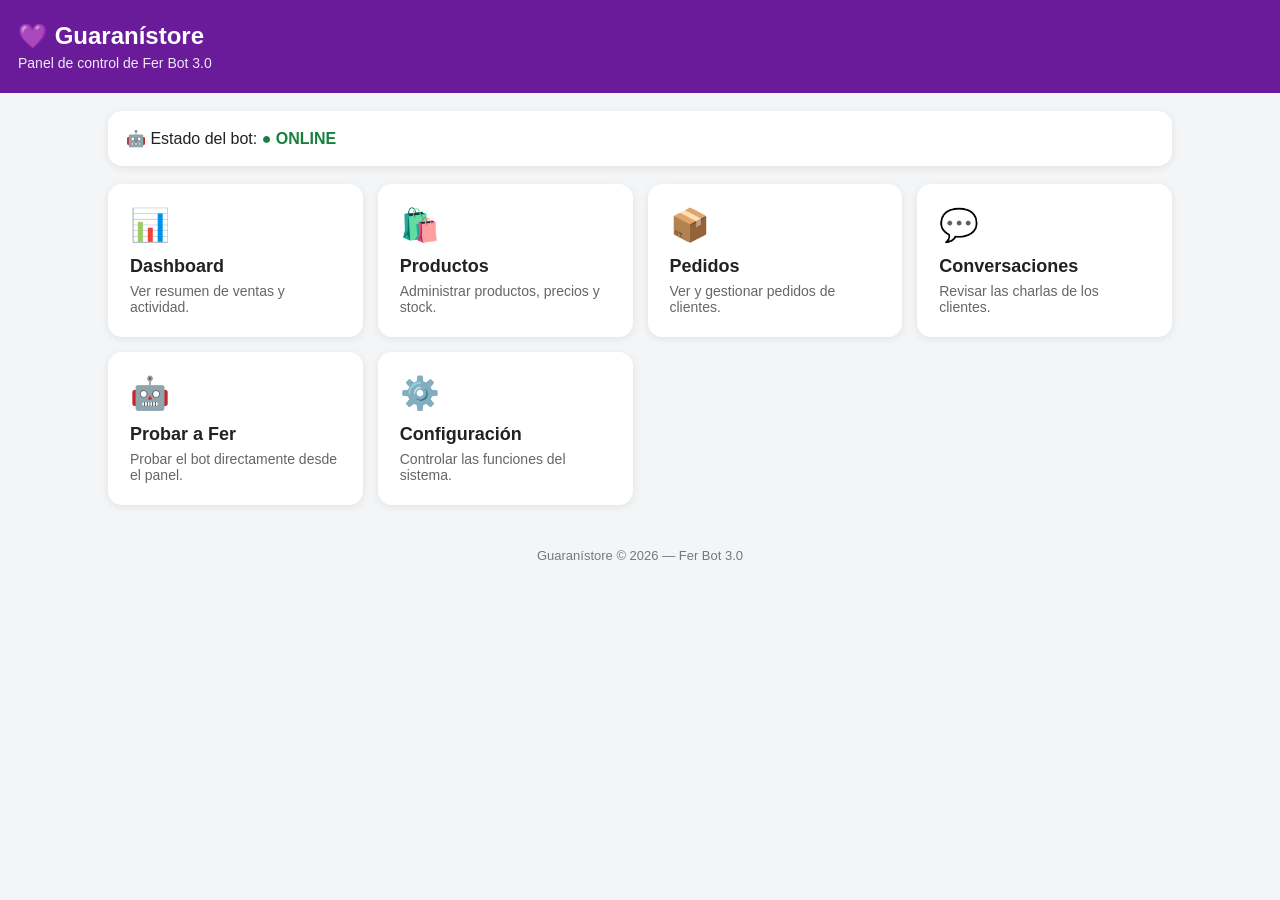
<file: templates/index.html>
<!DOCTYPE html>
<html lang="es">
<head>
    <meta charset="UTF-8">
    <meta name="viewport" content="width=device-width, initial-scale=1.0">
    <title>Guaranístore | Panel de control</title>

    <style>
        * {
            box-sizing: border-box;
            margin: 0;
            padding: 0;
        }

        body {
            font-family: Arial, sans-serif;
            background: #f4f5f7;
            color: #222;
        }

        .header {
            background: #6a1b9a;
            color: white;
            padding: 22px 18px;
        }

        .header h1 {
            font-size: 24px;
            margin-bottom: 5px;
        }

        .header p {
            opacity: 0.9;
            font-size: 14px;
        }

        .container {
            padding: 18px;
            max-width: 1100px;
            margin: auto;
        }

        .estado {
            background: white;
            border-radius: 14px;
            padding: 18px;
            margin-bottom: 18px;
            box-shadow: 0 2px 8px rgba(0,0,0,0.08);
        }

        .estado span {
            color: #16803c;
            font-weight: bold;
        }

        .grid {
            display: grid;
            grid-template-columns: repeat(auto-fit, minmax(220px, 1fr));
            gap: 15px;
        }

        .card {
            background: white;
            border-radius: 14px;
            padding: 22px;
            min-height: 130px;
            box-shadow: 0 2px 8px rgba(0,0,0,0.08);
            cursor: pointer;
            transition: 0.2s;
        }

        .card:hover {
            transform: translateY(-3px);
            box-shadow: 0 5px 14px rgba(0,0,0,0.15);
        }

        .card .icon {
            font-size: 32px;
            margin-bottom: 12px;
        }

        .card h2 {
            font-size: 18px;
            margin-bottom: 6px;
        }

        .card p {
            color: #666;
            font-size: 14px;
        }

        .footer {
            text-align: center;
            padding: 25px;
            color: #777;
            font-size: 13px;
        }
    </style>
</head>

<body>

    <div class="header">
        <h1>💜 Guaranístore</h1>
        <p>Panel de control de Fer Bot 3.0</p>
    </div>

    <div class="container">

        <div class="estado">
            🤖 Estado del bot:
            <span>● ONLINE</span>
        </div>

        <div class="grid">

            <div class="card" onclick="alert('Panel de ventas próximamente')">
                <div class="icon">📊</div>
                <h2>Dashboard</h2>
                <p>Ver resumen de ventas y actividad.</p>
            </div>

            <div class="card" onclick="alert('Catálogo próximamente')">
                <div class="icon">🛍️</div>
                <h2>Productos</h2>
                <p>Administrar productos, precios y stock.</p>
            </div>

            <div class="card" onclick="alert('Pedidos próximamente')">
                <div class="icon">📦</div>
                <h2>Pedidos</h2>
                <p>Ver y gestionar pedidos de clientes.</p>
            </div>

            <div class="card" onclick="alert('Conversaciones próximamente')">
                <div class="icon">💬</div>
                <h2>Conversaciones</h2>
                <p>Revisar las charlas de los clientes.</p>
            </div>

            <div class="card" onclick="alert('Probador del bot próximamente')">
                <div class="icon">🤖</div>
                <h2>Probar a Fer</h2>
                <p>Probar el bot directamente desde el panel.</p>
            </div>

            <div class="card" onclick="alert('Configuración próximamente')">
                <div class="icon">⚙️</div>
                <h2>Configuración</h2>
                <p>Controlar las funciones del sistema.</p>
            </div>

        </div>

    </div>

    <div class="footer">
        Guaranístore © 2026 — Fer Bot 3.0
    </div>

</body>
</html>
</file>
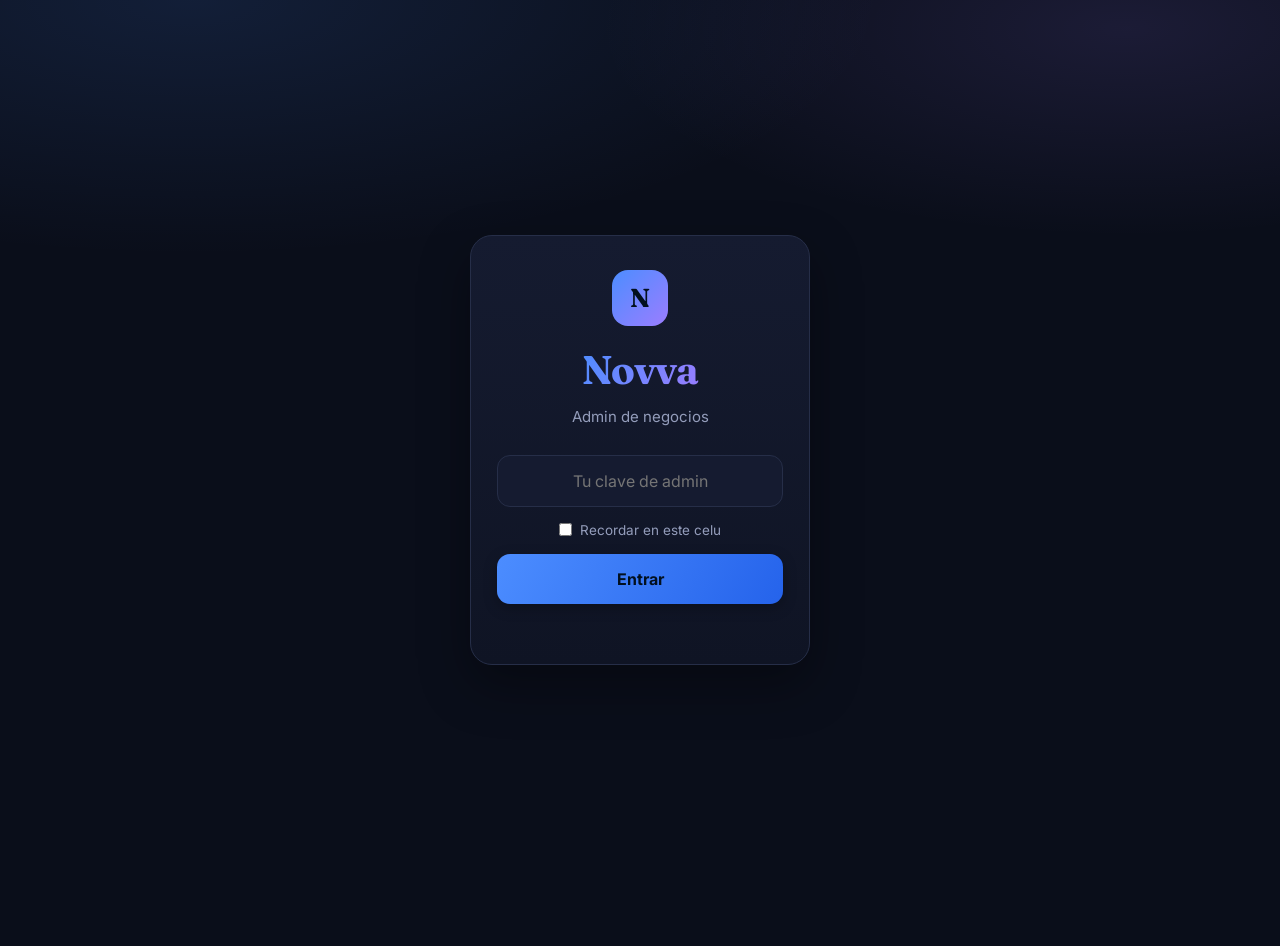
<file: admin.html>
<!DOCTYPE html>
<html lang="es">
<head>
<meta charset="UTF-8" />
<meta name="viewport" content="width=device-width, initial-scale=1.0" />
<meta name="robots" content="noindex, nofollow" />
<title>Novva · Admin</title>
<link rel="preconnect" href="https://fonts.googleapis.com">
<link rel="preconnect" href="https://fonts.gstatic.com" crossorigin>
<link href="https://fonts.googleapis.com/css2?family=Fraunces:opsz,wght@9..144,600;9..144,700&family=Inter:wght@400;500;600;700&display=swap" rel="stylesheet">
<style>
  :root{
    --bg:#0A0E1A; --bg2:#0F1424; --card:#151B30; --line:#262E48;
    --ink:#EDF0FA; --muted:#949DBB;
    --cyan:#4C8DFF; --violet:#9B7DFF; --amber:#E0A94A; --green:#34D399; --rose:#F58BB0;
  }
  *{box-sizing:border-box;margin:0;padding:0}
  body{background:var(--bg); color:var(--ink); font-family:"Inter",system-ui,sans-serif; -webkit-font-smoothing:antialiased; line-height:1.5; padding-bottom:46px;
    background-image:radial-gradient(90% 45% at 15% 0%, rgba(76,141,255,.13), transparent 60%), radial-gradient(75% 40% at 88% 3%, rgba(155,125,255,.12), transparent 55%)}
  .wrap{max-width:560px; margin:0 auto; padding:0 16px}
  h1,h2,h3,.brand,.logo{font-family:"Fraunces",Georgia,serif}
  .hidden{display:none !important}
  @keyframes fade{from{opacity:0; transform:translateY(6px)}to{opacity:1; transform:none}}
  button{font-family:inherit; cursor:pointer}
  input,textarea,select{font-family:inherit}

  #login{min-height:100vh; display:flex; flex-direction:column; justify-content:center; align-items:center; padding:24px; text-align:center}
  .login-card{width:100%; max-width:340px; display:flex; flex-direction:column; align-items:center; background:linear-gradient(180deg,var(--card),var(--bg2)); border:1px solid var(--line); border-radius:22px; padding:34px 26px 28px; box-shadow:0 20px 50px rgba(0,0,0,.35)}
  .login-mark{width:56px; height:56px; margin-bottom:14px; border-radius:16px; display:flex; align-items:center; justify-content:center; font-family:"Fraunces",serif; font-weight:700; font-size:26px; color:#02101F; background:linear-gradient(135deg,var(--cyan),var(--violet))}
  .logo{font-weight:700; font-size:40px; letter-spacing:-.02em; background:linear-gradient(120deg,var(--cyan),var(--violet)); -webkit-background-clip:text; background-clip:text; -webkit-text-fill-color:transparent}
  .tag{color:var(--muted); margin:6px 0 26px; font-size:15px}
  #login input[type=password],#login input[type=text]{width:100%; padding:15px 16px; border:1.5px solid var(--line); border-radius:13px; font-size:16px; text-align:center; background:var(--card); color:var(--ink)}
  #login input:focus{outline:none; border-color:var(--cyan); box-shadow:0 0 0 4px rgba(76,141,255,.15)}
  .remember{display:flex; align-items:center; justify-content:center; gap:8px; margin:13px auto 2px; color:var(--muted); font-size:13.5px; cursor:pointer; user-select:none}
  .remember input{accent-color:var(--cyan)}
  .btn-main{width:100%; margin-top:12px; padding:15px; border:none; border-radius:13px; background:linear-gradient(120deg,var(--cyan),#2563EB); color:#02101F; font-size:16px; font-weight:700; box-shadow:0 4px 14px rgba(0,0,0,.26); transition:transform .12s ease}
  .btn-main:active{transform:scale(.97)}
  .btn-main:disabled{opacity:.6}
  .err{color:var(--rose); font-size:14px; margin-top:14px; min-height:18px}

  header{background:linear-gradient(135deg,var(--bg2),var(--bg)); border-bottom:1px solid var(--line); padding:20px 0 16px}
  header .wrap{display:flex; align-items:center; justify-content:space-between; gap:10px}
  .brand{font-weight:700; font-size:23px; letter-spacing:-.02em; background:linear-gradient(120deg,var(--cyan),var(--violet)); -webkit-background-clip:text; background-clip:text; -webkit-text-fill-color:transparent}
  .brand-tag{font-size:11px; color:var(--muted); letter-spacing:.14em; text-transform:uppercase; margin-top:2px}
  .salir{border:1px solid var(--line); background:none; color:var(--muted); font-size:13px; font-weight:600; padding:8px 12px; border-radius:10px}

  main{padding-top:16px}
  .avisos{display:flex; flex-direction:column; gap:8px; margin-bottom:6px}
  .aviso{border-radius:12px; padding:11px 13px; font-size:13.5px; border:1px solid var(--line); background:var(--card); color:var(--muted)}
  .aviso b{color:var(--ink)}
  .aviso.mal{background:rgba(245,139,176,.1); border-color:rgba(245,139,176,.3); color:var(--rose)}
  .sec-h{display:flex; align-items:center; justify-content:space-between; margin:18px 2px 14px}
  .sec-h h2{font-family:"Inter",sans-serif; font-size:14.5px; font-weight:700; letter-spacing:.09em; text-transform:uppercase; position:relative; padding-left:13px}
  .sec-h h2::before{content:""; position:absolute; left:0; top:52%; transform:translateY(-50%); width:4px; height:15px; border-radius:3px; background:linear-gradient(180deg,var(--cyan),var(--violet))}
  .add{border:none; background:linear-gradient(120deg,var(--amber),#F59E0B); color:#2A1B00; font-weight:700; font-size:13px; padding:10px 15px; border-radius:11px; box-shadow:0 3px 11px rgba(224,169,74,.26)}

  .card{background:linear-gradient(180deg,var(--card),var(--bg2)); border:1px solid var(--line); border-radius:16px; padding:16px 17px; margin-bottom:11px; box-shadow:0 2px 10px rgba(0,0,0,.24)}
  .card.pausado{opacity:.72}
  .card .top{display:flex; justify-content:space-between; align-items:flex-start; gap:10px}
  .card .who{font-weight:600; font-size:16px}
  .card .sub{color:var(--muted); font-size:13px; margin-top:2px; word-break:break-word}
  .card .meta{color:var(--muted); font-size:13px; margin-top:10px; line-height:1.65; word-break:break-word}
  .card .meta b{color:var(--ink); font-weight:600}
  .badge{display:inline-block; font-size:11.5px; font-weight:600; padding:3px 10px; border-radius:20px; white-space:nowrap}
  .b-ok{background:rgba(52,211,153,.16); color:var(--green)}
  .b-warn{background:rgba(224,169,74,.16); color:var(--amber)}
  .b-off{background:rgba(245,139,176,.16); color:var(--rose)}
  .b-tu{background:rgba(76,141,255,.16); color:var(--cyan)}
  .acc{display:flex; gap:7px; flex-wrap:wrap; margin-top:13px}
  .mini{flex:1 1 auto; font-size:12.5px; font-weight:600; padding:9px 10px; border-radius:10px; border:1px solid var(--line); background:var(--bg2); color:var(--ink); transition:transform .12s ease}
  .mini:active{transform:scale(.95)}
  .mini.rojo{flex:0 0 auto; color:var(--rose); border-color:transparent; background:rgba(245,139,176,.12)}
  .mini.verde{color:#04231A; background:var(--green); border-color:var(--green)}
  .empty{text-align:center; color:var(--muted); padding:30px 18px; border:1px dashed var(--line); border-radius:16px}
  .empty .big{font-family:"Fraunces"; font-size:19px; color:var(--ink); margin-bottom:6px}
  .loading{text-align:center; color:var(--muted); padding:30px; font-size:14px}

  .modal-bg{position:fixed; inset:0; background:rgba(2,8,18,.72); display:none; align-items:flex-end; z-index:20}
  .modal-bg.show{display:flex}
  .modal{background:var(--bg2); width:100%; max-width:560px; margin:0 auto; border-radius:22px 22px 0 0; padding:22px 18px 30px; max-height:94vh; overflow:auto; border-top:1px solid var(--line); animation:fade .25s ease both}
  .modal h3{font-size:21px; margin-bottom:4px}
  .modal .lead{color:var(--muted); font-size:13.5px; margin-bottom:6px}
  .grupo-f{border-top:1px solid var(--line); margin-top:18px; padding-top:6px}
  .grupo-f > .gt{font-size:12px; font-weight:700; letter-spacing:.1em; text-transform:uppercase; color:var(--cyan); margin-top:10px}
  .modal label{display:block; font-size:13px; font-weight:600; color:var(--muted); margin:12px 0 5px}
  .modal label small{font-weight:500; opacity:.85}
  .modal input, .modal textarea, .modal select{width:100%; padding:12px 13px; border:1.5px solid var(--line); border-radius:12px; font-size:15px; background:var(--card); color:var(--ink)}
  .modal textarea{min-height:92px; resize:vertical; line-height:1.45}
  .modal textarea.alto{min-height:170px}
  .modal input::placeholder, .modal textarea::placeholder{color:var(--muted); opacity:.8}
  .modal input:focus, .modal textarea:focus{outline:none; border-color:var(--cyan)}
  .con-boton{display:flex; gap:8px}
  .con-boton input{flex:1; min-width:0}
  .con-boton button{flex:0 0 auto; border:1px solid var(--line); background:var(--card); color:var(--cyan); font-weight:700; font-size:13px; padding:0 13px; border-radius:12px}
  .ayuda{font-size:12.5px; color:var(--muted); margin-top:6px; line-height:1.5}
  .ayuda a{color:var(--cyan)}
  .info{margin-top:10px; border-radius:12px; padding:11px 13px; font-size:13.5px; background:var(--card); border:1px solid var(--line)}
  .info.ok{border-color:rgba(52,211,153,.4)}
  .info.mal{border-color:rgba(245,139,176,.4); color:var(--rose)}
  .info .warn{color:var(--amber); margin-top:4px}
  .pag-op{display:block; width:100%; text-align:left; margin-top:8px; padding:12px 13px; border-radius:12px; border:1px solid var(--line); background:var(--card); color:var(--ink); font-size:14.5px; font-weight:600}
  .pag-op small{display:block; color:var(--muted); font-weight:500; font-size:12px}
  details{margin-top:16px; border:1px solid var(--line); border-radius:13px; padding:4px 13px 12px; background:rgba(21,27,48,.5)}
  details summary{cursor:pointer; padding:9px 0 3px; font-size:13.5px; font-weight:600; color:var(--muted)}
  .actions{display:flex; gap:10px; margin-top:22px; position:sticky; bottom:-30px; background:var(--bg2); padding:10px 0 4px}
  .save{flex:1; padding:14px; border:none; border-radius:13px; background:linear-gradient(120deg,var(--cyan),#2563EB); color:#02101F; font-weight:700; font-size:15px}
  .save:disabled{opacity:.6}
  .cancel{padding:14px 18px; border:1.5px solid var(--line); border-radius:13px; background:var(--card); color:var(--ink); font-weight:600}
  .form-err{margin-top:12px; color:var(--rose); font-size:13.5px}
  .check{display:flex; gap:10px; padding:10px 0; border-bottom:1px solid var(--line); font-size:14px}
  .check:last-child{border-bottom:none}
  .check .ic{flex:0 0 auto}
  .check .d{color:var(--muted); font-size:13px}
  .listo{background:var(--card); border:1px solid rgba(52,211,153,.4); border-radius:14px; padding:14px; font-size:14px; margin-top:12px; word-break:break-word}
  .listo code{background:var(--bg); padding:2px 7px; border-radius:7px; font-size:14px}
  #toast{position:fixed; left:50%; bottom:26px; transform:translate(-50%,20px); background:var(--ink); color:var(--bg); font-weight:600; font-size:14px; padding:12px 18px; border-radius:13px; box-shadow:0 8px 26px rgba(0,0,0,.4); opacity:0; pointer-events:none; transition:.25s; z-index:40; max-width:90vw; text-align:center}
  #toast.show{opacity:1; transform:translate(-50%,0)}
</style>
</head>
<body>

<div id="login">
  <div class="login-card">
    <div class="login-mark">N</div>
    <div class="logo">Novva</div>
    <div class="tag">Admin de negocios</div>
    <input id="clave" type="password" placeholder="Tu clave de admin" autocomplete="current-password" />
    <label class="remember"><input type="checkbox" id="recordar" /> Recordar en este celu</label>
    <button class="btn-main" id="entrar">Entrar</button>
    <div class="err" id="loginErr"></div>
  </div>
</div>

<div id="app" class="hidden">
  <header>
    <div class="wrap">
      <div><div class="brand">Novva</div><div class="brand-tag">Admin de negocios</div></div>
      <button class="salir" id="salir">Salir</button>
    </div>
  </header>
  <main class="wrap">
    <div class="avisos" id="avisos"></div>
    <div class="sec-h"><h2>Tus negocios</h2><button class="add" id="nuevo">+ Nuevo</button></div>
    <div id="lista"><div class="loading">Cargando…</div></div>
  </main>
</div>

<!-- Formulario de negocio -->
<div class="modal-bg" id="mForm">
  <div class="modal">
    <h3 id="fTitulo">Nuevo negocio</h3>
    <div class="lead">Lo que dejes vacío usa lo tuyo (tu Gemini, tu Airtable, tu bot de Telegram).</div>

    <div class="grupo-f">
      <div class="gt">El negocio</div>
      <label>Nombre del negocio</label>
      <input id="f-nombre" placeholder="Ej: Bella Cosmética" />
      <label>Nombre del vendedor <small>(cómo se presenta el bot)</small></label>
      <input id="f-vendedor" placeholder="Fer" />
      <label>Clave del panel <small>(se la pasás al cliente)</small></label>
      <div class="con-boton"><input id="f-clave_panel" placeholder="8 letras o más" autocomplete="off" /><button type="button" id="genClave">Inventar</button></div>
      <label>Palabra secreta del dueño <small>(opcional, para el modo dueño en Messenger)</small></label>
      <input id="f-clave_dueno" placeholder="Ej: soyeldueno" autocomplete="off" />
    </div>

    <div class="grupo-f">
      <div class="gt">Página de Facebook</div>
      <label>Token de la persona <small>(del Graph API Explorer)</small></label>
      <div class="con-boton"><input id="f-user_token" placeholder="EAAG…" autocomplete="off" /><button type="button" id="buscarPag">Buscar mis páginas</button></div>
      <div class="ayuda">Es lo más fácil: trae las páginas que manejás, cada una con su token. Si cargaste <b>META_APP_ID</b> y <b>META_APP_SECRET</b> en Render, esos tokens no vencen.</div>
      <div id="paginas"></div>
      <label>Token de la página</label>
      <div class="con-boton"><input id="f-page_token" placeholder="EAAG…" autocomplete="off" /><button type="button" id="validar">Validar con Meta</button></div>
      <div id="tokInfo"></div>
    </div>

    <div class="grupo-f">
      <div class="gt">Airtable y avisos</div>
      <label>Base de Airtable <small>(empieza con «app»)</small></label>
      <input id="f-airtable_base" placeholder="appXXXXXXXXXXXXXX" autocomplete="off" />
      <div class="ayuda">Tiene que tener las tablas Pedidos, Catalogo_Espejo y Conversaciones (copiá la de Guaranístore).</div>
      <label>Chat de Telegram para los avisos <small>(opcional)</small></label>
      <input id="f-telegram_chat" placeholder="Ej: 123456789" autocomplete="off" />
      <div class="ayuda">Sin chat, los pedidos de este negocio no avisan a nadie (nunca a tu Telegram).</div>
    </div>

    <div class="grupo-f">
      <div class="gt">Cómo vende</div>
      <label>Forma de vender <small>(opcional)</small></label>
      <textarea id="f-prompt" class="alto" placeholder="Vacío = la forma de vender de Guaranístore, con el nombre de este negocio.&#10;&#10;Si escribís una propia, contá quién es el vendedor, qué vende, cómo habla y cómo son los envíos y pagos. Las etiquetas de fotos y pedidos se agregan solas."></textarea>
      <label>Fotos <small>(un link por línea; las 3 primeras van primero)</small></label>
      <textarea id="f-fotos" placeholder="https://…/foto1.jpg"></textarea>
      <label>Video <small>(opcional)</small></label>
      <input id="f-video" placeholder="https://youtube.com/shorts/…" />
      <label>Costo de envío al interior (Gs.)</label>
      <input id="f-envio_interior" inputmode="numeric" placeholder="25000" />
    </div>

    <details>
      <summary>Más opciones</summary>
      <label>Clave de Airtable propia <small>(vacío = la tuya)</small></label>
      <input id="f-airtable_key" placeholder="pat…" autocomplete="off" />
      <label>Token de un bot de Telegram propio <small>(vacío = el tuyo)</small></label>
      <input id="f-telegram_token" placeholder="123:ABC…" autocomplete="off" />
      <label>Clave de Gemini propia <small>(vacío = la tuya)</small></label>
      <input id="f-gemini_key" placeholder="AIza…" autocomplete="off" />
      <label>WhatsApp para avisos (CallMeBot)</label>
      <div style="display:grid;grid-template-columns:1fr 1fr;gap:10px"><input id="f-whatsapp_destino" placeholder="595981…" /><input id="f-callmebot_apikey" placeholder="apikey" autocomplete="off" /></div>
    </details>

    <label>Notas <small>(solo las ves vos)</small></label>
    <input id="f-notas" placeholder="Ej: paga el 5 de cada mes" />

    <div class="form-err" id="fErr"></div>
    <div class="actions"><button class="cancel" data-close>Cerrar</button><button class="save" id="guardar">Guardar</button></div>
  </div>
</div>

<!-- Resultado (revisar / listo) -->
<div class="modal-bg" id="mRes">
  <div class="modal">
    <h3 id="rTitulo">Revisión</h3>
    <div id="rCuerpo"></div>
    <div class="actions"><button class="save" data-close>Listo</button></div>
  </div>
</div>

<div id="toast"></div>

<script>
const BACKEND = "https://guaranistorebot.onrender.com";
const PANEL = "https://celparaguayy-cloud.github.io/Guaran-storeweb/";
const $ = s => document.querySelector(s);
const wait = ms => new Promise(r => setTimeout(r, ms));
function esc(s){ return String(s==null?"":s).replace(/&/g,"&amp;").replace(/</g,"&lt;").replace(/>/g,"&gt;").replace(/"/g,"&quot;"); }
function toast(t){ const e=$("#toast"); e.textContent=t; e.classList.add("show"); clearTimeout(e._t); e._t=setTimeout(()=>e.classList.remove("show"),2600); }
function abrir(id){ $("#"+id).classList.add("show"); }
function cerrar(id){ $("#"+id).classList.remove("show"); }
document.querySelectorAll("[data-close]").forEach(b => b.onclick = () => b.closest(".modal-bg").classList.remove("show"));

let CLAVE = "", NEGOCIOS = [], INFO = {}, EDIT = null;
const CAMPOS = ["nombre","vendedor","clave_panel","clave_dueno","page_token","airtable_base","telegram_chat",
                "prompt","fotos","video","envio_interior","airtable_key","telegram_token","gemini_key","whatsapp_destino","callmebot_apikey","notas"];
const SECRETOS = ["page_token","airtable_key","telegram_token","gemini_key","callmebot_apikey"];

async function api(path, opts){
  opts = opts || {};
  const r = await fetch(BACKEND+path, Object.assign({}, opts, {headers:{"Content-Type":"application/json","X-Admin":CLAVE}}));
  if(r.status===401) throw new Error("401");
  return r.json();
}
function post(path, body){ return api(path, {method:"POST", body:JSON.stringify(body||{})}); }

// ---- entrar (con reintento: Render se duerme en el plan gratis) ----
$("#entrar").onclick = entrar;
$("#clave").addEventListener("keydown", e => { if(e.key==="Enter") entrar(); });
try{ const c = localStorage.getItem("novva_admin") || sessionStorage.getItem("novva_admin"); if(c){ $("#clave").value=c; $("#recordar").checked=!!localStorage.getItem("novva_admin"); setTimeout(entrar,150); } }catch(e){}
async function entrar(){
  CLAVE = $("#clave").value.trim(); $("#loginErr").textContent = "";
  if(!CLAVE){ $("#loginErr").textContent = "Escribí tu clave de admin"; return; }
  const btn = $("#entrar"); btn.disabled = true;
  for(let i=1;i<=4;i++){
    btn.textContent = i===1 ? "Entrando…" : "Despertando el servidor… ("+i+"/4)";
    try{
      const r = await fetch(BACKEND+"/api/admin/negocios", {headers:{"X-Admin":CLAVE}});
      if(r.status===401){ olvidar(); $("#loginErr").textContent = "Clave incorrecta (o falta ADMIN_CLAVE en Render)"; break; }
      if(r.status===404){ $("#loginErr").textContent = "El bot nuevo todavía no está subido a Render."; break; }
      if(!r.ok) throw new Error("http");
      try{ sessionStorage.setItem("novva_admin", CLAVE); if($("#recordar").checked) localStorage.setItem("novva_admin", CLAVE); else localStorage.removeItem("novva_admin"); }catch(e){}
      INFO = await r.json(); NEGOCIOS = INFO.negocios || [];
      $("#login").classList.add("hidden"); $("#app").classList.remove("hidden"); pintar();
      break;
    }catch(e){
      if(i<4){ await wait(4000); continue; }
      $("#loginErr").textContent = "No pude conectar. Si el bot estaba dormido, esperá un minuto y probá de nuevo.";
    }
  }
  btn.disabled = false; btn.textContent = "Entrar";
}
function olvidar(){ try{ localStorage.removeItem("novva_admin"); sessionStorage.removeItem("novva_admin"); }catch(e){} }
$("#salir").onclick = () => { olvidar(); location.reload(); };

async function recargar(){
  try{ INFO = await api("/api/admin/negocios"); NEGOCIOS = INFO.negocios || []; pintar(); }
  catch(e){ if(e.message==="401") location.reload(); else toast("No pude actualizar la lista"); }
}

// ---- lista ----
function pintar(){
  const av = [];
  if(!INFO.upstash) av.push('<div class="aviso mal"><b>Falta Upstash.</b> Sin UPSTASH_REDIS_REST_URL y UPSTASH_REDIS_REST_TOKEN en Render no se pueden guardar negocios.</div>');
  if(!INFO.meta_app) av.push('<div class="aviso"><b>Tip:</b> cargá META_APP_ID y META_APP_SECRET en Render para sacar tokens de página que no vencen.</div>');
  $("#avisos").innerHTML = av.join("");
  if(NEGOCIOS.length <= 1){
    $("#lista").innerHTML = NEGOCIOS.map(tarjeta).join("") + '<div class="empty"><div class="big">Todavía no cargaste clientes</div>Tocá «+ Nuevo» para sumar el primero.</div>';
  } else {
    $("#lista").innerHTML = NEGOCIOS.map(tarjeta).join("");
  }
  document.querySelectorAll("[data-acc]").forEach(b => b.onclick = () => accion(b.dataset.acc, b.dataset.id));
}
function tarjeta(n){
  const badge = n.principal ? '<span class="badge b-tu">Tuyo</span>'
    : n.estado==="pausado" ? '<span class="badge b-off">Pausado</span>'
    : n.estado==="sin_conectar" ? '<span class="badge b-warn">Sin página</span>'
    : '<span class="badge b-ok">Activo</span>';
  const fila = (k, v) => v ? '<b>'+k+':</b> '+esc(v)+'<br>' : '';
  let meta = fila("Página", n.page_id) + fila("Airtable", n.airtable_base) + fila("Telegram", n.telegram_chat);
  if(!n.principal) meta += fila("Clave del panel", n.clave_panel) + fila("Notas", n.notas) + fila("Alta", n.creado);
  const btn = (acc, txt, cls) => '<button class="mini '+(cls||"")+'" data-acc="'+acc+'" data-id="'+esc(n.id)+'">'+txt+'</button>';
  const botones = n.principal ? btn("revisar","Revisar")
    : btn("editar","Editar") + btn("revisar","Revisar") + btn("conectar","Conectar página")
      + (n.activo ? btn("pausar","Pausar") : btn("reanudar","Reanudar","verde")) + btn("compartir","Pasar acceso") + btn("borrar","🗑","rojo");
  return '<div class="card'+(n.activo?'':' pausado')+'"><div class="top"><div><div class="who">'+esc(n.nombre)+'</div>'
    + '<div class="sub">'+(n.principal ? 'Usa las variables de Render de siempre' : 'Vendedor: '+esc(n.vendedor||"Fer"))+'</div></div>'+badge+'</div>'
    + '<div class="meta">'+meta+'</div><div class="acc">'+botones+'</div></div>';
}

async function accion(acc, id){
  const n = NEGOCIOS.find(x => x.id===id); if(!n) return;
  try{
    if(acc==="editar") return abrirForm(n);
    if(acc==="revisar") return revisar(n);
    if(acc==="compartir") return compartir(n);
    if(acc==="conectar"){
      toast("Conectando…");
      const r = await post("/api/admin/conectar", {id});
      return toast(r.ok ? "✅ Página conectada: ya le llegan los mensajes al bot" : "No se pudo: "+(r.error||""));
    }
    if(acc==="pausar" || acc==="reanudar"){
      const activo = acc==="reanudar";
      if(!activo && !confirm("¿Pausar "+n.nombre+"? El bot deja de contestarle a sus clientes y su panel queda bloqueado.")) return;
      const r = await post("/api/admin/pausar", {id, activo});
      if(!r.ok) return toast("No se pudo: "+(r.error||""));
      toast(activo ? "▶️ "+n.nombre+" vuelve a atender" : "⏸ "+n.nombre+" quedó pausado"); return recargar();
    }
    if(acc==="borrar"){
      const escrito = prompt("Esto saca a "+n.nombre+" del bot (su Airtable no se toca).\nPara confirmar, escribí su nombre:");
      if(escrito===null) return;
      if(escrito.trim().toLowerCase() !== String(n.nombre).trim().toLowerCase()) return toast("El nombre no coincide: no borré nada");
      const r = await post("/api/admin/borrar-negocio", {id});
      toast(r.ok ? "Borrado" : "No se pudo: "+(r.error||"")); return recargar();
    }
  }catch(e){ if(e.message==="401") location.reload(); else toast("Error de conexión"); }
}

async function revisar(n){
  $("#rTitulo").textContent = "Revisión · "+n.nombre;
  $("#rCuerpo").innerHTML = '<div class="loading">Revisando Airtable, Meta y Gemini…</div>'; abrir("mRes");
  try{
    const r = await api("/api/admin/revisar?id="+encodeURIComponent(n.id));
    if(r.error){ $("#rCuerpo").innerHTML = '<div class="info mal">'+esc(r.error)+'</div>'; return; }
    $("#rCuerpo").innerHTML = (r.checks||[]).map(c => '<div class="check"><div class="ic">'+(c.estado==="ok"?"✅":"⚠️")+'</div><div><div>'+esc(c.nombre)+'</div><div class="d">'+esc(c.detalle)+'</div></div></div>').join("");
  }catch(e){ $("#rCuerpo").innerHTML = '<div class="info mal">No pude revisar. Probá de nuevo.</div>'; }
}

function mensajeCliente(n){
  return "¡Hola! Ya está listo tu panel de "+n.nombre+" 🙌\n\nEntrá acá: "+PANEL+"\nTu clave: "+n.clave_panel+"\n\nAhí ves tus pedidos, tus charlas y tus números. Guardá la clave, es solo para vos.";
}
function compartir(n){
  $("#rTitulo").textContent = "Pasale el acceso a "+n.nombre;
  $("#rCuerpo").innerHTML = '<div class="listo" style="white-space:pre-wrap">'+esc(mensajeCliente(n))+'</div>'
    + '<button class="btn-main" id="copiar">Copiar mensaje</button>';
  abrir("mRes");
  $("#copiar").onclick = () => copiar(mensajeCliente(n));
}
async function copiar(t){
  try{ await navigator.clipboard.writeText(t); toast("Copiado ✅"); }
  catch(e){ const a=document.createElement("textarea"); a.value=t; document.body.appendChild(a); a.select(); try{document.execCommand("copy"); toast("Copiado ✅");}catch(_){ toast("No pude copiar: copialo a mano"); } a.remove(); }
}

// ---- formulario ----
$("#nuevo").onclick = () => abrirForm(null);
function abrirForm(n){
  EDIT = n;
  $("#fTitulo").textContent = n ? "Editar · "+n.nombre : "Nuevo negocio";
  $("#fErr").textContent = ""; $("#tokInfo").innerHTML = ""; $("#paginas").innerHTML = ""; $("#f-user_token").value = "";
  CAMPOS.forEach(k => {
    const el = $("#f-"+k); if(!el) return;
    let v = n ? n[k] : "";
    if(SECRETOS.includes(k)){ el.placeholder = (n && n["tiene_"+k]) ? n[k]+" (vacío = no se cambia)" : el.dataset.ph || el.placeholder; v = ""; }
    if(k==="fotos") v = (n && n.fotos || []).join("\n");
    el.value = v==null ? "" : v;
  });
  if(!n) $("#f-vendedor").value = "Fer";
  abrir("mForm"); setTimeout(() => $("#f-nombre").focus(), 80);
}
document.querySelectorAll(".modal input[placeholder]").forEach(el => el.dataset.ph = el.placeholder);

$("#genClave").onclick = () => {
  const letras = "abcdefghjkmnpqrstuvwxyz23456789"; const a = new Uint32Array(10); crypto.getRandomValues(a);
  $("#f-clave_panel").value = Array.from(a, x => letras[x % letras.length]).join("");
};

$("#validar").onclick = async () => {
  const tok = $("#f-page_token").value.trim();
  if(!tok && !EDIT){ $("#tokInfo").innerHTML = '<div class="info mal">Pegá primero el token de la página.</div>'; return; }
  $("#tokInfo").innerHTML = '<div class="info">Preguntándole a Meta…</div>';
  try{
    const r = await post("/api/admin/validar-token", tok ? {page_token: tok} : {id: EDIT.id});
    if(!r.ok){ $("#tokInfo").innerHTML = '<div class="info mal">'+esc(r.error)+'</div>'; return; }
    if(!$("#f-nombre").value.trim()) $("#f-nombre").value = r.nombre;
    $("#tokInfo").innerHTML = '<div class="info ok">✅ Es de la página <b>'+esc(r.nombre)+'</b> ('+esc(r.page_id)+')'
      + (r.vence ? '<br>Vence: <b>'+esc(r.vence)+'</b>' : '')
      + (r.avisos||[]).map(a => '<div class="warn">⚠️ '+esc(a)+'</div>').join("") + '</div>';
  }catch(e){ $("#tokInfo").innerHTML = '<div class="info mal">No pude conectar con el bot.</div>'; }
};

$("#buscarPag").onclick = async () => {
  const tok = $("#f-user_token").value.trim();
  if(!tok){ $("#paginas").innerHTML = '<div class="info mal">Pegá el token que te da el Graph API Explorer.</div>'; return; }
  $("#paginas").innerHTML = '<div class="info">Buscando tus páginas…</div>';
  try{
    const r = await post("/api/admin/paginas", {user_token: tok});
    if(!r.ok){ $("#paginas").innerHTML = '<div class="info mal">'+esc(r.error)+'</div>'; return; }
    if(!r.paginas.length){ $("#paginas").innerHTML = '<div class="info mal">Ese token no maneja ninguna página. ¿Le diste permiso a la página al generarlo?</div>'; return; }
    window._PAGS = r.paginas;
    $("#paginas").innerHTML = (r.aviso ? '<div class="info"><div class="warn">⚠️ '+esc(r.aviso)+'</div></div>' : '')
      + r.paginas.map((p,i) => '<button type="button" class="pag-op" data-i="'+i+'">'+esc(p.nombre)+'<small>id '+esc(p.page_id)+' · tocá para usarla</small></button>').join("");
    document.querySelectorAll(".pag-op").forEach(b => b.onclick = () => {
      const p = window._PAGS[+b.dataset.i];
      $("#f-page_token").value = p.page_token;
      if(!$("#f-nombre").value.trim()) $("#f-nombre").value = p.nombre;
      $("#paginas").innerHTML = ""; $("#f-user_token").value = "";
      $("#tokInfo").innerHTML = '<div class="info ok">✅ Elegiste <b>'+esc(p.nombre)+'</b>'+(r.no_vencen?' · su token no vence':'')+'. Guardá y después tocá «Conectar página».</div>';
    });
  }catch(e){ $("#paginas").innerHTML = '<div class="info mal">No pude conectar con el bot.</div>'; }
};

$("#guardar").onclick = async () => {
  const body = {};
  CAMPOS.forEach(k => { const el = $("#f-"+k); if(el) body[k] = el.value; });
  if(EDIT) body.id = EDIT.id;
  if(!body.nombre.trim()){ $("#fErr").textContent = "Poné el nombre del negocio."; return; }
  if(body.clave_panel.trim().length < 8){ $("#fErr").textContent = "La clave del panel tiene que tener 8 letras o más (tocá «Inventar»)."; return; }
  const btn = $("#guardar"); btn.disabled = true; btn.textContent = "Guardando…"; $("#fErr").textContent = "";
  try{
    const r = await post("/api/admin/negocio", body);
    if(!r.ok){ $("#fErr").textContent = r.error || "No se pudo guardar"; return; }
    cerrar("mForm"); await recargar();
    const n = r.negocio;
    $("#rTitulo").textContent = (EDIT ? "Guardado · " : "¡Listo! · ") + n.nombre;
    $("#rCuerpo").innerHTML = '<div class="listo">Clave del panel: <code>'+esc(n.clave_panel)+'</code><br><br>'
      + (n.estado==="sin_conectar" ? "Falta la página de Facebook: cuando la tengas, editalo y pegá su token." : "Siguiente paso: tocá <b>«Conectar página»</b> en su tarjeta para que Meta le mande los mensajes al bot.")
      + '</div><button class="btn-main" id="copiarAcc">Copiar mensaje para el cliente</button>';
    abrir("mRes");
    $("#copiarAcc").onclick = () => copiar(mensajeCliente(n));
  }catch(e){ if(e.message==="401") location.reload(); else $("#fErr").textContent = "No pude conectar con el bot. Probá de nuevo."; }
  finally{ btn.disabled = false; btn.textContent = "Guardar"; }
};
</script>
</body>
</html>
</file>
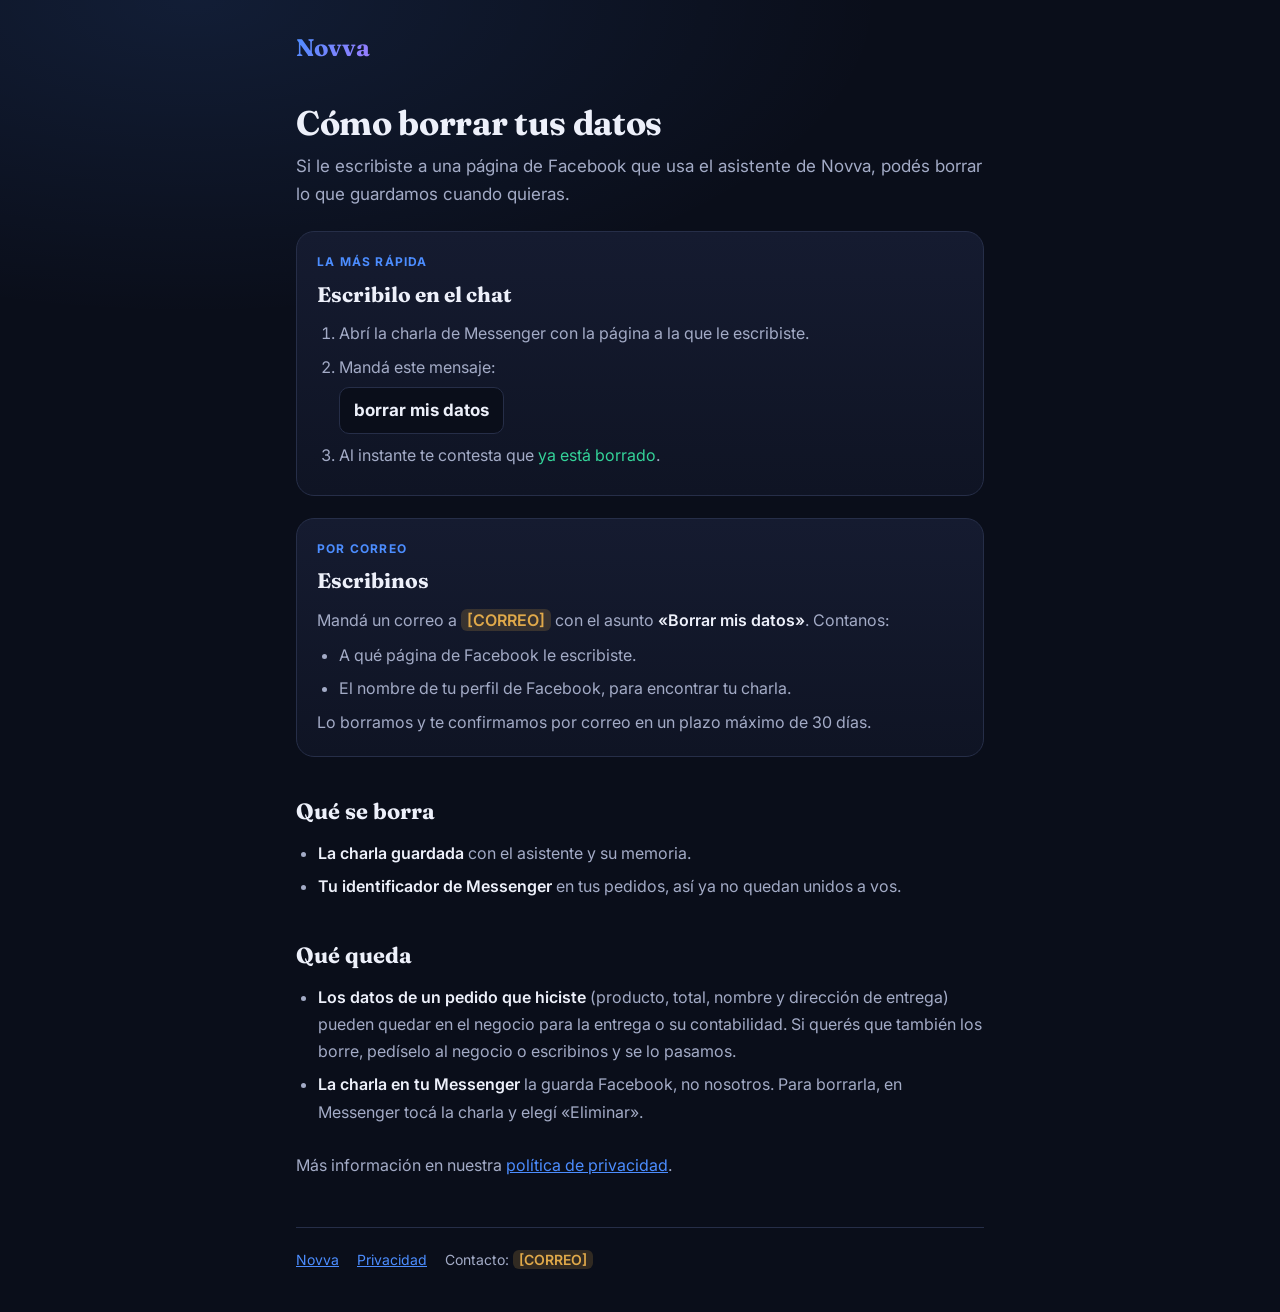
<file: borrar-datos.html>
<!DOCTYPE html>
<html lang="es">
<head>
<meta charset="UTF-8" />
<meta name="viewport" content="width=device-width, initial-scale=1.0" />
<title>Novva · Borrar mis datos</title>
<meta name="description" content="Cómo borrar los datos que guardó el asistente de Novva cuando le escribiste a una página de Facebook." />
<link rel="preconnect" href="https://fonts.googleapis.com">
<link rel="preconnect" href="https://fonts.gstatic.com" crossorigin>
<link href="https://fonts.googleapis.com/css2?family=Fraunces:opsz,wght@9..144,600;9..144,700&family=Inter:wght@400;500;600;700&display=swap" rel="stylesheet">
<style>
  :root{ --bg:#0A0E1A; --bg2:#0F1424; --card:#151B30; --line:#262E48; --ink:#EDF0FA; --muted:#A3ABC6; --cyan:#4C8DFF; --violet:#9B7DFF; --amber:#E0A94A; --green:#34D399; }
  *{box-sizing:border-box;margin:0;padding:0}
  body{background:var(--bg); color:var(--ink); font-family:"Inter",system-ui,sans-serif; -webkit-font-smoothing:antialiased; line-height:1.7; font-size:16px;
    background-image:radial-gradient(90% 40% at 15% 0%, rgba(76,141,255,.12), transparent 60%)}
  .wrap{max-width:720px; margin:0 auto; padding:0 16px}
  header{padding:28px 0 8px}
  .brand{font-family:"Fraunces",Georgia,serif; font-weight:700; font-size:24px; background:linear-gradient(120deg,var(--cyan),var(--violet)); -webkit-background-clip:text; background-clip:text; -webkit-text-fill-color:transparent; text-decoration:none}
  h1{font-family:"Fraunces",Georgia,serif; font-size:34px; line-height:1.2; margin:26px 0 8px; letter-spacing:-.01em}
  .bajada{color:var(--muted); font-size:17px}
  h2{font-family:"Fraunces",Georgia,serif; font-size:22px; margin:36px 0 10px}
  p, li{color:var(--muted)}
  p + p{margin-top:12px}
  ul, ol{padding-left:22px; margin-top:8px}
  li{margin:6px 0}
  b{color:var(--ink); font-weight:600}
  a{color:var(--cyan)}
  .opcion{background:linear-gradient(180deg,var(--card),var(--bg2)); border:1px solid var(--line); border-radius:18px; padding:20px; margin-top:22px}
  .opcion .tag{font-size:12px; font-weight:700; letter-spacing:.1em; text-transform:uppercase; color:var(--cyan)}
  .opcion h3{font-family:"Fraunces",Georgia,serif; font-size:21px; margin:4px 0 8px}
  .frase{display:inline-block; margin:6px 0 2px; background:var(--bg); border:1px solid var(--line); border-radius:10px; padding:8px 14px; font-weight:700; color:var(--ink); font-size:17px}
  .ok{color:var(--green)}
  .falta{background:rgba(224,169,74,.18); color:var(--amber); border-radius:6px; padding:1px 6px; font-weight:600}
  footer{margin:48px 0 40px; padding-top:20px; border-top:1px solid var(--line); color:var(--muted); font-size:14px; display:flex; gap:18px; flex-wrap:wrap}
</style>
</head>
<body>
<div class="wrap">
  <header><a class="brand" href="oferta.html">Novva</a></header>

  <h1>Cómo borrar tus datos</h1>
  <p class="bajada">Si le escribiste a una página de Facebook que usa el asistente de Novva, podés borrar lo que guardamos cuando quieras.</p>

  <div class="opcion">
    <div class="tag">La más rápida</div>
    <h3>Escribilo en el chat</h3>
    <ol>
      <li>Abrí la charla de Messenger con la página a la que le escribiste.</li>
      <li>Mandá este mensaje:<br><span class="frase">borrar mis datos</span></li>
      <li>Al instante te contesta que <span class="ok">ya está borrado</span>.</li>
    </ol>
  </div>

  <div class="opcion">
    <div class="tag">Por correo</div>
    <h3>Escribinos</h3>
    <p>Mandá un correo a <span class="falta">[CORREO]</span> con el asunto <b>«Borrar mis datos»</b>. Contanos:</p>
    <ul>
      <li>A qué página de Facebook le escribiste.</li>
      <li>El nombre de tu perfil de Facebook, para encontrar tu charla.</li>
    </ul>
    <p>Lo borramos y te confirmamos por correo en un plazo máximo de 30 días.</p>
  </div>

  <h2>Qué se borra</h2>
  <ul>
    <li><b>La charla guardada</b> con el asistente y su memoria.</li>
    <li><b>Tu identificador de Messenger</b> en tus pedidos, así ya no quedan unidos a vos.</li>
  </ul>

  <h2>Qué queda</h2>
  <ul>
    <li><b>Los datos de un pedido que hiciste</b> (producto, total, nombre y dirección de entrega) pueden quedar en el negocio para la entrega o su contabilidad. Si querés que también los borre, pedíselo al negocio o escribinos y se lo pasamos.</li>
    <li><b>La charla en tu Messenger</b> la guarda Facebook, no nosotros. Para borrarla, en Messenger tocá la charla y elegí «Eliminar».</li>
  </ul>

  <p style="margin-top:26px">Más información en nuestra <a href="privacidad.html">política de privacidad</a>.</p>

  <footer>
    <a href="oferta.html">Novva</a>
    <a href="privacidad.html">Privacidad</a>
    <span>Contacto: <span class="falta">[CORREO]</span></span>
  </footer>
</div>
</body>
</html>
</file>
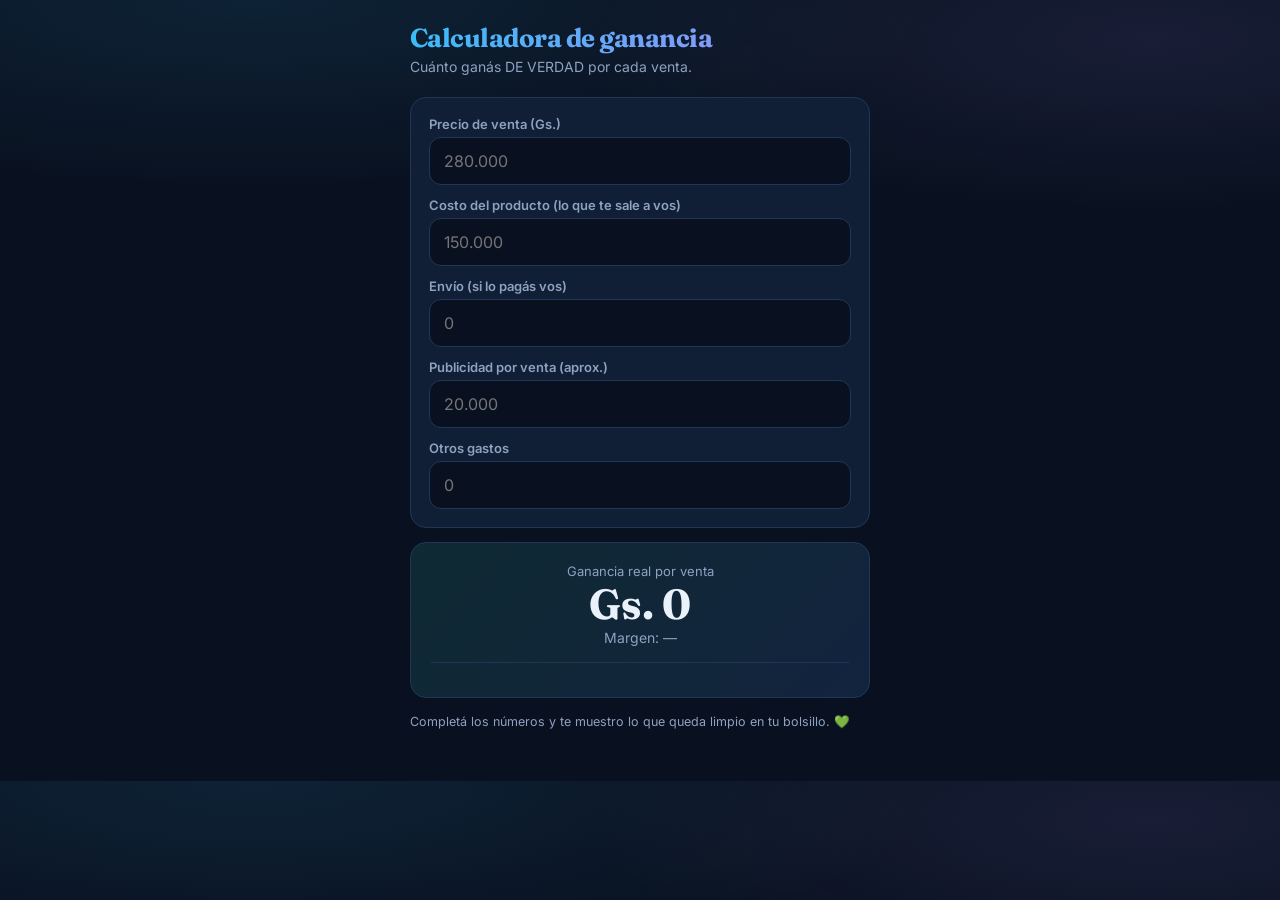
<file: ganancias.html>
<!DOCTYPE html>
<html lang="es">
<head>
<meta charset="UTF-8" />
<meta name="viewport" content="width=device-width, initial-scale=1.0, maximum-scale=1.0" />
<title>Novva · Calculadora de ganancia</title>
<link href="https://fonts.googleapis.com/css2?family=Fraunces:opsz,wght@9..144,600;9..144,700&family=Inter:wght@400;500;600&display=swap" rel="stylesheet">
<style>
  :root{--bg:#091120;--card:#111F36;--line:#213656;--ink:#EAF1FB;--muted:#8DA2C0;
    --cyan:#38BDF8;--violet:#A78BFA;--amber:#FBBF24;--green:#34D399;--rose:#FB7185;}
  *{box-sizing:border-box;margin:0;padding:0}
  body{background:var(--bg);color:var(--ink);font-family:"Inter",system-ui,sans-serif;
    padding:22px 16px 50px;-webkit-font-smoothing:antialiased;
    background-image:radial-gradient(90% 40% at 20% 0%,rgba(56,189,248,.10),transparent 60%),radial-gradient(80% 40% at 90% 5%,rgba(167,139,250,.10),transparent 55%)}
  .wrap{max-width:460px;margin:0 auto}
  h1{font-family:"Fraunces",serif;font-size:26px;font-weight:700;letter-spacing:-.02em;
    background:linear-gradient(120deg,var(--cyan),var(--violet));-webkit-background-clip:text;background-clip:text;-webkit-text-fill-color:transparent}
  .sub{color:var(--muted);font-size:14px;margin:4px 0 22px}
  .card{background:var(--card);border:1px solid var(--line);border-radius:16px;padding:18px;margin-bottom:14px}
  label{display:block;font-size:13px;font-weight:600;color:var(--muted);margin:12px 0 5px}
  label:first-child{margin-top:0}
  input{width:100%;padding:13px 14px;border:1.5px solid var(--line);border-radius:12px;background:var(--bg);color:var(--ink);font-size:16px;font-family:inherit}
  input:focus{outline:none;border-color:var(--cyan)}
  .out{background:linear-gradient(135deg,#0F2A33,#12233E);border:1px solid var(--line);border-radius:16px;padding:20px;text-align:center}
  .out .lbl{color:var(--muted);font-size:13px}
  .out .big{font-family:"Fraunces",serif;font-size:42px;font-weight:700;margin:4px 0;line-height:1}
  .out .pct{font-size:14px;color:var(--muted)}
  .g-ok{color:var(--green)} .g-bad{color:var(--rose)}
  .rows{margin-top:16px;border-top:1px solid var(--line);padding-top:14px}
  .row{display:flex;justify-content:space-between;font-size:14px;padding:5px 0;color:var(--muted)}
  .row b{color:var(--ink);font-family:"Fraunces",serif;font-variant-numeric:tabular-nums}
  .row.neg b{color:var(--rose)}
  .tip{font-size:12.5px;color:var(--muted);margin-top:14px;line-height:1.55}
</style>
</head>
<body>
<div class="wrap">
  <h1>Calculadora de ganancia</h1>
  <div class="sub">Cuánto ganás DE VERDAD por cada venta.</div>

  <div class="card">
    <label>Precio de venta (Gs.)</label>
    <input id="venta" inputmode="numeric" placeholder="280.000" />
    <label>Costo del producto (lo que te sale a vos)</label>
    <input id="costo" inputmode="numeric" placeholder="150.000" />
    <label>Envío (si lo pagás vos)</label>
    <input id="envio" inputmode="numeric" placeholder="0" />
    <label>Publicidad por venta (aprox.)</label>
    <input id="pub" inputmode="numeric" placeholder="20.000" />
    <label>Otros gastos</label>
    <input id="otros" inputmode="numeric" placeholder="0" />
  </div>

  <div class="out">
    <div class="lbl">Ganancia real por venta</div>
    <div class="big" id="ganancia">Gs. 0</div>
    <div class="pct" id="margen">Margen: —</div>
    <div class="rows" id="detalle"></div>
  </div>

  <div class="tip" id="tip">Completá los números y te muestro lo que queda limpio en tu bolsillo. 💚</div>
</div>

<script>
  const $=id=>document.getElementById(id);
  const num=v=>Number(String(v||"").replace(/[^\d]/g,""))||0;
  const gs=n=>"Gs. "+Math.round(n).toLocaleString("es-PY");
  const campos=["venta","costo","envio","pub","otros"];
  campos.forEach(id=>$(id).addEventListener("input",calc));
  function calc(){
    const venta=num($("venta").value), costo=num($("costo").value), envio=num($("envio").value),
          pub=num($("pub").value), otros=num($("otros").value);
    const gasto=costo+envio+pub+otros;
    const gan=venta-gasto;
    const margen=venta>0?(gan/venta*100):0;
    $("ganancia").textContent=gs(gan);
    $("ganancia").className="big "+(gan>=0?"g-ok":"g-bad");
    $("margen").textContent=venta>0?("Margen: "+margen.toFixed(0)+"%"):"Margen: —";
    $("detalle").innerHTML=
      '<div class="row"><span>Venta</span><b>'+gs(venta)+'</b></div>'+
      '<div class="row neg"><span>− Costo producto</span><b>'+gs(costo)+'</b></div>'+
      '<div class="row neg"><span>− Envío</span><b>'+gs(envio)+'</b></div>'+
      '<div class="row neg"><span>− Publicidad</span><b>'+gs(pub)+'</b></div>'+
      '<div class="row neg"><span>− Otros</span><b>'+gs(otros)+'</b></div>';
    if(venta>0){
      $("tip").textContent = gan<0
        ? "⚠️ Con estos números estás perdiendo plata en cada venta. Subí el precio o bajá el costo/publicidad."
        : (margen<20 ? "El margen está finito. Si la publicidad sube un poco, te quedás sin ganancia. Ojo con eso."
                     : "👍 Buen margen. Este producto sí te deja plata — es candidato a meterle más publicidad.");
    }
  }
</script>
</body>
</html>
</file>
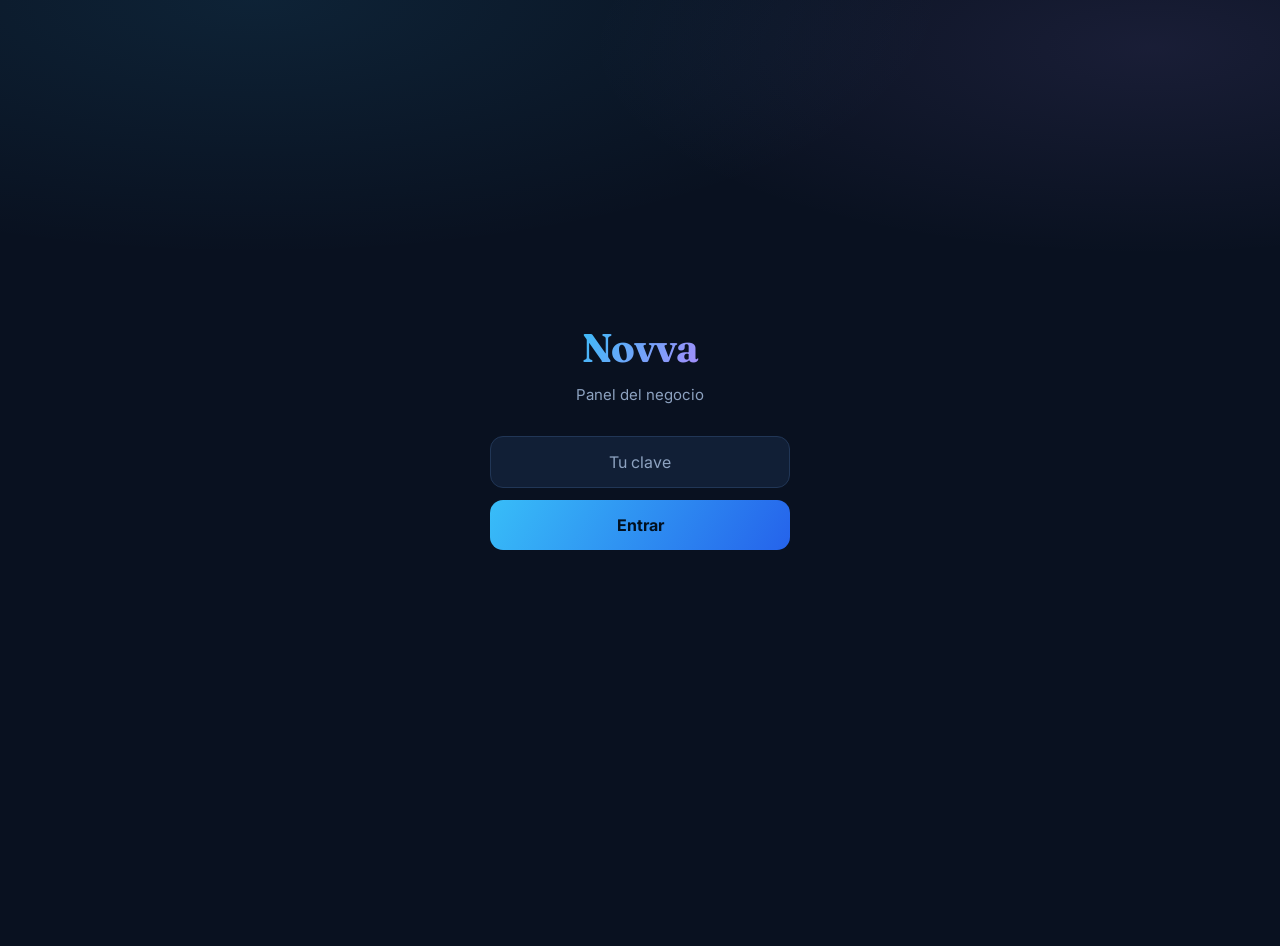
<file: index-2.html>
<!DOCTYPE html>
<html lang="es">
<head>
<meta charset="UTF-8" />
<meta name="viewport" content="width=device-width, initial-scale=1.0, maximum-scale=1.0" />
<title>Novva · Panel</title>
<link rel="preconnect" href="https://fonts.googleapis.com">
<link rel="preconnect" href="https://fonts.gstatic.com" crossorigin>
<link href="https://fonts.googleapis.com/css2?family=Fraunces:opsz,wght@9..144,500;9..144,600;9..144,700&family=Inter:wght@400;500;600;700&display=swap" rel="stylesheet">
<style>
  :root{
    --bg:#091120; --bg2:#0C1626; --card:#111F36; --card2:#16294682; --line:#213656;
    --ink:#EAF1FB; --muted:#8DA2C0;
    --cyan:#38BDF8; --teal:#2DD4BF; --violet:#A78BFA; --amber:#FBBF24; --rose:#FB7185; --green:#34D399;
  }
  *{box-sizing:border-box;margin:0;padding:0}
  body{background:var(--bg); color:var(--ink); font-family:"Inter",system-ui,sans-serif;
    -webkit-font-smoothing:antialiased; line-height:1.5; padding-bottom:46px;
    background-image:radial-gradient(90% 45% at 20% 0%, rgba(56,189,248,.10), transparent 60%),
                     radial-gradient(80% 40% at 90% 5%, rgba(167,139,250,.10), transparent 55%)}
  .wrap{max-width:560px; margin:0 auto; padding:0 16px}
  h1,h2,h3,.num,.brand,.logo,.price,.total{font-family:"Fraunces",Georgia,serif}
  .num{font-variant-numeric:tabular-nums; letter-spacing:-.01em}
  .hidden{display:none !important}
  @keyframes fade{from{opacity:0; transform:translateY(6px)}to{opacity:1; transform:none}}
  .fade{animation:fade .35s ease both}

  #login{min-height:100vh; display:flex; flex-direction:column; justify-content:center; align-items:center; padding:24px; text-align:center}
  #login .logo{font-weight:700; font-size:40px; letter-spacing:-.02em; background:linear-gradient(120deg,var(--cyan),var(--violet)); -webkit-background-clip:text; background-clip:text; -webkit-text-fill-color:transparent}
  #login .tag{color:var(--muted); margin:6px 0 30px; font-size:15px}
  #login input{width:100%; max-width:300px; padding:15px 16px; border:1.5px solid var(--line); border-radius:13px; font-size:16px; font-family:inherit; text-align:center; background:var(--card); color:var(--ink)}
  #login input::placeholder{color:var(--muted)}
  #login input:focus{outline:none; border-color:var(--cyan); box-shadow:0 0 0 4px rgba(56,189,248,.15)}
  #login button{width:100%; max-width:300px; margin-top:12px; padding:15px; border:none; border-radius:13px; background:linear-gradient(120deg,var(--cyan),#2563EB); color:#02101F; font-size:16px; font-weight:700; font-family:inherit; cursor:pointer}
  #login .err{color:var(--rose); font-size:14px; margin-top:14px; min-height:18px; max-width:320px}

  header{background:linear-gradient(135deg,#0E2038,#0A1526); border-bottom:1px solid var(--line); padding:22px 0 18px}
  header .wrap{display:flex; align-items:center; justify-content:space-between}
  .brand{font-weight:700; font-size:23px; letter-spacing:-.02em; background:linear-gradient(120deg,var(--cyan),var(--violet)); -webkit-background-clip:text; background-clip:text; -webkit-text-fill-color:transparent}
  .brand-tag{font-size:11px; color:var(--muted); letter-spacing:.14em; text-transform:uppercase; margin-top:2px}
  .status{display:flex; align-items:center; gap:6px; font-size:12.5px; color:var(--muted)}
  .dot{width:8px; height:8px; border-radius:50%; background:var(--green); animation:pulse 2s infinite}
  @keyframes pulse{0%{box-shadow:0 0 0 0 rgba(52,211,153,.5)}70%{box-shadow:0 0 0 7px rgba(52,211,153,0)}100%{box-shadow:0 0 0 0 rgba(52,211,153,0)}}

  nav{position:sticky; top:0; z-index:5; background:rgba(9,17,32,.85); backdrop-filter:blur(10px); border-bottom:1px solid var(--line)}
  nav .wrap{display:flex; gap:4px; padding:8px 12px; overflow-x:auto; scrollbar-width:none}
  nav .wrap::-webkit-scrollbar{display:none}
  .tab{flex:0 0 auto; padding:10px 14px; border:none; background:transparent; font-family:inherit; font-size:13px; font-weight:600; color:var(--muted); border-radius:10px; cursor:pointer; white-space:nowrap; transition:.2s}
  .tab.on{background:linear-gradient(120deg,var(--cyan),#2563EB); color:#02101F}

  main{padding-top:18px}

  .stats{display:grid; grid-template-columns:1fr 1fr; gap:11px}
  .stat{border-radius:16px; padding:16px; border:1px solid var(--line); background:var(--card); position:relative; overflow:hidden}
  .stat .n{font-size:32px; font-weight:700; line-height:1}
  .stat .l{font-size:12.5px; color:var(--muted); margin-top:6px}
  .stat::after{content:""; position:absolute; right:-20px; top:-20px; width:72px; height:72px; border-radius:50%; opacity:.16}
  .s-cyan .n{color:var(--cyan)} .s-cyan::after{background:var(--cyan)}
  .s-violet .n{color:var(--violet)} .s-violet::after{background:var(--violet)}
  .s-amber .n{color:var(--amber)} .s-amber::after{background:var(--amber)}
  .s-green .n{color:var(--green)} .s-green::after{background:var(--green)}

  .money{background:linear-gradient(120deg,#0F2A33,#12233E); border:1px solid var(--line); border-radius:16px; padding:17px; margin-top:11px; display:flex; align-items:baseline; justify-content:space-between}
  .money .k{font-size:13px; color:var(--muted)}
  .money .v{font-family:"Fraunces"; font-weight:700; font-size:27px; color:var(--teal)}

  .sec-h{display:flex; align-items:center; justify-content:space-between; margin:24px 2px 12px}
  .sec-h h2{font-size:20px; font-weight:600}
  .add{border:none; background:linear-gradient(120deg,var(--amber),#F59E0B); color:#2A1B00; font-family:inherit; font-weight:700; font-size:13px; padding:10px 15px; border-radius:11px; cursor:pointer}

  .searchbar{margin-bottom:12px}
  .searchbar input{width:100%; background:var(--card); border:1px solid var(--line); color:var(--ink); border-radius:12px; padding:12px 14px; font-family:inherit; font-size:14.5px}
  .searchbar input::placeholder{color:var(--muted)}
  .searchbar input:focus{outline:none; border-color:var(--cyan)}
  .filters{display:flex; gap:6px; flex-wrap:wrap; margin-bottom:14px}
  .filt{font-size:12px; font-weight:600; padding:7px 13px; border-radius:20px; border:1px solid var(--line); background:var(--card); color:var(--muted); cursor:pointer; transition:.15s}
  .filt.on{background:var(--ink); color:var(--bg); border-color:var(--ink)}

  .card{background:var(--card); border:1px solid var(--line); border-radius:15px; padding:15px 16px; margin-bottom:10px}
  .card.new{border-color:#5B4A1A; box-shadow:0 0 0 2px rgba(251,191,36,.16)}
  .card .top{display:flex; justify-content:space-between; align-items:flex-start; gap:10px}
  .card .who{font-weight:600; font-size:15.5px}
  .card .prod{color:var(--cyan); font-size:13.5px; font-weight:500; margin-top:1px}
  .card .meta{color:var(--muted); font-size:13px; margin-top:9px; line-height:1.6}
  .total{font-weight:600; font-size:17px; white-space:nowrap; color:var(--amber)}

  .estado-row{display:flex; gap:6px; flex-wrap:wrap; margin-top:12px}
  .est-btn{font-size:12px; font-weight:600; padding:7px 11px; border-radius:9px; border:1px solid var(--line); background:var(--bg2); color:var(--muted); cursor:pointer; transition:.15s}
  .est-btn.act{background:var(--green); color:#04231A; border-color:var(--green)}

  .prod-card{display:flex; justify-content:space-between; align-items:center; gap:12px}
  .prod-card .price{font-weight:600; font-size:17px; color:var(--amber)}
  .prod-card .desc{color:var(--muted); font-size:12.5px; margin-top:3px}
  .badge{display:inline-block; font-size:11px; font-weight:600; padding:3px 10px; border-radius:20px; text-transform:capitalize}
  .b-ok{background:rgba(52,211,153,.16); color:var(--green)}
  .b-ver{background:rgba(251,191,36,.16); color:var(--amber)}
  .b-nuevo{background:rgba(56,189,248,.16); color:var(--cyan)}
  .b-otro{background:rgba(141,162,192,.16); color:var(--muted)}
  .card.ver{border-color:rgba(251,191,36,.5); box-shadow:0 0 0 2px rgba(251,191,36,.14)}
  .confirmar-btn{display:block; width:100%; margin-top:12px; padding:12px; border:none; border-radius:11px; background:linear-gradient(120deg,var(--green),#059669); color:#04231A; font-family:inherit; font-weight:700; font-size:14px; cursor:pointer}
  .confirmar-btn:disabled{opacity:.6}
  .b-no{background:rgba(251,113,133,.16); color:var(--rose)}

  .empty{text-align:center; color:var(--muted); padding:38px 20px}
  .empty .big{font-family:"Fraunces"; font-size:19px; color:var(--ink); margin-bottom:6px}
  .loading{text-align:center; color:var(--muted); padding:34px; font-size:14px}
  .msg-err{background:rgba(251,113,133,.13); color:#FCA5A5; border-radius:12px; padding:12px 14px; font-size:13.5px; margin-bottom:10px; border:1px solid rgba(251,113,133,.28)}

  #v-fer .intro{background:var(--card); border:1px solid var(--line); border-radius:15px; padding:15px 16px; color:var(--muted); font-size:13.5px; margin-bottom:14px}
  #v-fer .intro b{color:var(--ink)}
  .chips{display:flex; gap:8px; flex-wrap:wrap; margin-bottom:14px}
  .chip{border:1px solid var(--line); background:var(--card); color:var(--cyan); font-family:inherit; font-weight:600; font-size:12.5px; padding:9px 13px; border-radius:20px; cursor:pointer}
  #ferMsgs{display:flex; flex-direction:column; gap:10px; margin-bottom:14px}
  .bub{max-width:86%; padding:11px 14px; border-radius:16px; font-size:14.5px; line-height:1.55; white-space:pre-wrap; animation:fade .25s ease both}
  .bub.me{align-self:flex-end; background:linear-gradient(120deg,var(--cyan),#2563EB); color:#02101F; border-bottom-right-radius:5px}
  .bub.fer{align-self:flex-start; background:var(--card); border:1px solid var(--line); border-bottom-left-radius:5px}
  .ferbar{display:flex; gap:8px}
  .ferbar input{flex:1; padding:13px 14px; border:1.5px solid var(--line); border-radius:13px; font-size:15px; font-family:inherit; background:var(--card); color:var(--ink)}
  .ferbar input::placeholder{color:var(--muted)}
  .ferbar input:focus{outline:none; border-color:var(--cyan)}
  .ferbar button{border:none; background:linear-gradient(120deg,var(--cyan),#2563EB); color:#02101F; font-family:inherit; font-weight:700; padding:0 18px; border-radius:13px; cursor:pointer}

  .modal-bg{position:fixed; inset:0; background:rgba(2,8,18,.7); display:none; align-items:flex-end; z-index:20}
  .modal-bg.show{display:flex}
  .modal{background:var(--bg2); width:100%; max-width:560px; margin:0 auto; border-radius:22px 22px 0 0; padding:22px 18px 30px; max-height:92vh; overflow:auto; border-top:1px solid var(--line); animation:fade .25s ease both}
  .modal h3{font-size:21px; margin-bottom:16px}
  .modal label{display:block; font-size:13px; font-weight:600; color:var(--muted); margin:12px 0 5px}
  .modal input, .modal select{width:100%; padding:12px 13px; border:1.5px solid var(--line); border-radius:12px; font-size:15px; font-family:inherit; background:var(--card); color:var(--ink)}
  .modal input::placeholder{color:var(--muted)}
  .modal input:focus,.modal select:focus{outline:none; border-color:var(--cyan)}
  .modal .row2{display:grid; grid-template-columns:1fr 1fr; gap:10px}
  .modal .actions{display:flex; gap:10px; margin-top:22px}
  .modal .save{flex:1; padding:14px; border:none; border-radius:13px; background:linear-gradient(120deg,var(--cyan),#2563EB); color:#02101F; font-weight:700; font-size:15px; font-family:inherit; cursor:pointer}
  .modal .cancel{padding:14px 18px; border:1.5px solid var(--line); border-radius:13px; background:var(--card); color:var(--ink); font-weight:600; font-family:inherit; cursor:pointer}
</style>
</head>
<body>

<div id="login">
  <div class="logo" id="marcaLogin">Novva</div>
  <div class="tag">Panel del negocio</div>
  <input id="clave" type="password" placeholder="Tu clave" autocomplete="off" />
  <button id="entrar">Entrar</button>
  <div class="err" id="loginErr"></div>
</div>

<div id="app" class="hidden">
  <header><div class="wrap">
    <div class="brand" id="marcaHeader">Novva</div>
    <div style="display:flex;align-items:center;gap:12px"><div class="status"><span class="dot"></span> Fer atendiendo</div><button id="cfgBtn" style="background:none;border:none;color:var(--muted);font-size:19px;cursor:pointer;padding:0">⚙️</button></div>
  </div></header>

  <nav><div class="wrap">
    <button class="tab on" data-t="resumen">Resumen</button>
    <button class="tab" data-t="pedidos">Pedidos</button>
    <button class="tab" data-t="catalogo">Catálogo</button>
    <button class="tab" data-t="fer">Fer</button>
    <button class="tab" data-t="charlas">Charlas</button>
    <button class="tab" data-t="ganancia">Ganancia</button>
  </div></nav>

  <main class="wrap">
    <section id="v-resumen"></section>
    <section id="v-pedidos" class="hidden"></section>
    <section id="v-catalogo" class="hidden"></section>
    <section id="v-fer" class="hidden"></section>
    <section id="v-charlas" class="hidden"></section>
    <section id="v-ganancia" class="hidden"></section>
  </main>
</div>

<div class="modal-bg" id="modalPedido">
  <div class="modal">
    <h3>Cargar venta a mano</h3>
    <div id="pErr" class="msg-err hidden"></div>
    <label>Producto</label><input id="p-producto" placeholder="Ej: Depiladora IPL" />
    <div class="row2">
      <div><label>Precio (Gs.)</label><input id="p-total" inputmode="numeric" placeholder="280.000" /></div>
      <div><label>Estado</label><select id="p-estado"><option>Nuevo</option><option>Confirmado</option><option>Enviado</option><option>Entregado</option></select></div>
    </div>
    <label>Nombre del cliente</label><input id="p-nombre" placeholder="Nombre y apellido" />
    <div class="row2">
      <div><label>Ciudad</label><input id="p-ciudad" placeholder="Ciudad" /></div>
      <div><label>Teléfono</label><input id="p-tel" inputmode="tel" placeholder="09xx xxxxxx" /></div>
    </div>
    <label>Dirección</label><input id="p-dir" placeholder="Dirección de entrega" />
    <div class="actions"><button class="cancel" data-close>Cancelar</button><button class="save" id="pSave">Guardar venta</button></div>
  </div>
</div>

<div class="modal-bg" id="modalProd">
  <div class="modal">
    <h3>Nuevo producto</h3>
    <div id="prErr" class="msg-err hidden"></div>
    <label>Nombre del producto</label><input id="pr-nombre" placeholder="Ej: Depiladora IPL" />
    <div class="row2">
      <div><label>Precio (Gs.)</label><input id="pr-precio" inputmode="numeric" placeholder="280.000" /></div>
      <div><label>Disponibilidad</label><select id="pr-stock"><option value="disponible">Disponible</option><option value="agotado">Agotado</option></select></div>
    </div>
    <label>Descripción corta</label><input id="pr-desc" placeholder="Para qué sirve, en pocas palabras" />
    <div class="actions"><button class="cancel" data-close>Cancelar</button><button class="save" id="prSave">Guardar producto</button></div>
  </div>
</div>

<div class="modal-bg" id="modalCfg">
  <div class="modal">
    <h3>⚙️ Configuración</h3>
    <label>Tema de colores</label>
    <div id="temas" style="display:grid;grid-template-columns:1fr 1fr;gap:10px;margin-top:4px"></div>
    <label style="margin-top:18px">Nombre de la tienda</label>
    <input id="cfg-marca" placeholder="Novva" />
    <div class="actions"><button class="cancel" data-close>Cerrar</button><button class="save" id="cfgSave">Guardar nombre</button></div>
  </div>
</div>

<script>
const BACKEND = "https://guaranistorebot.onrender.com";
// 👇 CAMBIÁ ACÁ EL NOMBRE DE TU TIENDA (ej: "Lumé", "Selecta", "Prisma", "Novva")
// ---- Marca y Temas (configurables desde ⚙️) ----
let MARCA = "Novva";
try{ MARCA = localStorage.getItem("novva_marca") || MARCA; }catch(e){}
function aplicarMarca(){ document.getElementById("marcaLogin").textContent=MARCA; document.getElementById("marcaHeader").textContent=MARCA; document.title=MARCA+" · Panel"; }
aplicarMarca();

const TEMAS = {
  "Noche":    {bg:"#091120",bg2:"#0C1626",card:"#111F36",line:"#213656",ink:"#EAF1FB",muted:"#8DA2C0",cyan:"#38BDF8",violet:"#A78BFA",amber:"#FBBF24",green:"#34D399",rose:"#FB7185"},
  "Bosque":   {bg:"#0A1512",bg2:"#0E1B17",card:"#14241E",line:"#24382E",ink:"#EAF3EC",muted:"#90A89A",cyan:"#34D399",violet:"#6EE7B7",amber:"#E8B45C",green:"#34D399",rose:"#F0876B"},
  "Vino":     {bg:"#150E1A",bg2:"#1B1222",card:"#241730",line:"#3A2748",ink:"#F2EAF6",muted:"#A995B5",cyan:"#C084FC",violet:"#F0ABFC",amber:"#FBBF24",green:"#34D399",rose:"#FB7185"},
  "Océano":   {bg:"#06181C",bg2:"#0A2026",card:"#0E2A31",line:"#1E4149",ink:"#E6F5F6",muted:"#86AAB0",cyan:"#2DD4BF",violet:"#38BDF8",amber:"#FBBF24",green:"#34D399",rose:"#FB7185"},
  "Carbón":   {bg:"#0F1115",bg2:"#15181D",card:"#1B1F26",line:"#2C323C",ink:"#ECEEF2",muted:"#9AA3B0",cyan:"#E8B45C",violet:"#A78BFA",amber:"#FBBF24",green:"#34D399",rose:"#FB7185"},
  "Amanecer": {bg:"#1A100C",bg2:"#22150E",card:"#2C1D14",line:"#46301F",ink:"#F7ECE3",muted:"#B79A86",cyan:"#FB923C",violet:"#FBBF24",amber:"#FCD34D",green:"#34D399",rose:"#FB7185"},
  "Cielo":    {bg:"#0A1020",bg2:"#0E1730",card:"#14203F",line:"#263A63",ink:"#E8EEFB",muted:"#93A6C8",cyan:"#60A5FA",violet:"#818CF8",amber:"#FBBF24",green:"#34D399",rose:"#FB7185"},
  "Menta":    {bg:"#08181A",bg2:"#0C2124",card:"#103034",line:"#1E464C",ink:"#E4F5F3",muted:"#85AEAC",cyan:"#2DD4BF",violet:"#5EEAD4",amber:"#FBBF24",green:"#34D399",rose:"#FB7185"},
  "Cereza":   {bg:"#180A10",bg2:"#201017",card:"#2C1620",line:"#48283A",ink:"#F8E9F0",muted:"#BF95A8",cyan:"#FB7185",violet:"#F472B6",amber:"#FBBF24",green:"#34D399",rose:"#FB7185"},
  "Dorado":   {bg:"#14110A",bg2:"#1C1810",card:"#262115",line:"#423922",ink:"#F5EFDF",muted:"#B7A985",cyan:"#E8B45C",violet:"#FCD34D",amber:"#FCD34D",green:"#34D399",rose:"#FB7185"},
  "Uva":      {bg:"#120A1C",bg2:"#180F26",card:"#211634",line:"#382651",ink:"#EFE7FA",muted:"#A594C0",cyan:"#A78BFA",violet:"#C4B5FD",amber:"#FBBF24",green:"#34D399",rose:"#FB7185"},
  "Grafito":  {bg:"#0D0F12",bg2:"#131519",card:"#191C22",line:"#2A2F38",ink:"#EAEDF2",muted:"#98A0AD",cyan:"#38BDF8",violet:"#A78BFA",amber:"#FBBF24",green:"#34D399",rose:"#FB7185"}
};
function aplicarTema(nombre){
  const t=TEMAS[nombre]||TEMAS["Noche"]; const r=document.documentElement;
  for(const k in t){ r.style.setProperty("--"+k, t[k]); }
  try{ localStorage.setItem("novva_tema", nombre); }catch(e){}
}
try{ const g=localStorage.getItem("novva_tema"); if(g&&TEMAS[g]) aplicarTema(g); }catch(e){}

document.getElementById("cfgBtn").onclick=function(){
  const cont=document.getElementById("temas");
  cont.innerHTML=Object.keys(TEMAS).map(function(n){ const t=TEMAS[n];
    return '<button class="filt" data-tema="'+n+'" style="display:flex;align-items:center;gap:8px;padding:11px 12px"><span style="width:16px;height:16px;border-radius:50%;background:'+t.cyan+';box-shadow:0 0 0 2px '+t.bg+',0 0 0 3px '+t.line+'"></span>'+n+'</button>';
  }).join("");
  cont.querySelectorAll("[data-tema]").forEach(function(b){ b.onclick=function(){ aplicarTema(b.dataset.tema); }; });
  document.getElementById("cfg-marca").value=MARCA;
  abrir("modalCfg");
};
document.getElementById("cfgSave").onclick=function(){
  const v=document.getElementById("cfg-marca").value.trim();
  if(v){ MARCA=v; aplicarMarca(); try{localStorage.setItem("novva_marca",MARCA);}catch(e){} }
  document.getElementById("modalCfg").classList.remove("show");
};
let CLAVE = "";
let PEDIDOS = [];
let filtroEstado = "todos";
const ESTADOS = ["Nuevo","Confirmado","Enviado","Entregado","Cancelado"];
const FILTROS = [["todos","Todos"],["Nuevo","Nuevos"],["Pendiente de Verificación","Verificando"],["Pagado","Pagados"],["Enviado","Enviados"],["Entregado","Entregados"]];
const $ = s => document.querySelector(s);
const gs = v => { const n=String(v||"").replace(/[^\d]/g,""); return n ? "Gs. "+Number(n).toLocaleString("es-PY") : (v||"-"); };
const num = v => Number(String(v||"").replace(/[^\d]/g,""))||0;
const wait = ms => new Promise(r=>setTimeout(r,ms));

async function api(path, opts){
  opts = opts || {};
  const r = await fetch(BACKEND+path, Object.assign({}, opts, {headers:Object.assign({"Content-Type":"application/json","X-Clave":CLAVE}, opts.headers||{})}));
  if(r.status===401) throw new Error("401");
  return r.json();
}
function errBox(e){ if(e.message==="401"){ location.reload(); return ""; } return '<div class="msg-err">No pude traer los datos. Si el bot estaba dormido, esperá unos segundos y recargá.</div>'; }

// ---- LOGIN con reintento (Render se duerme en el plan gratis) ----
$("#entrar").onclick = entrar;
$("#clave").addEventListener("keydown", function(e){ if(e.key==="Enter") entrar(); });
async function entrar(){
  CLAVE = $("#clave").value.trim();
  $("#loginErr").textContent="";
  if(!CLAVE){ $("#loginErr").textContent="Escribí tu clave"; return; }
  const btn=$("#entrar");
  for(let i=1;i<=4;i++){
    btn.textContent = i===1 ? "Entrando…" : "Despertando el servidor… ("+i+"/4)";
    try{
      const r = await fetch(BACKEND+"/api/panel/resumen", {headers:{"X-Clave":CLAVE}});
      if(r.status===401){ $("#loginErr").textContent="Clave incorrecta"; btn.textContent="Entrar"; return; }
      if(r.status===404){ $("#loginErr").textContent="El panel todavía no está activo en el servidor. Esperá 1 minuto y probá de nuevo."; btn.textContent="Entrar"; return; }
      if(!r.ok){ throw new Error("http"); }
      $("#login").classList.add("hidden"); $("#app").classList.remove("hidden"); cargarResumen(); return;
    }catch(e){
      if(i<4){ await wait(4000); continue; }
      $("#loginErr").textContent="No pude conectar. Si recién prendiste el bot, esperá un momento y volvé a intentar.";
      btn.textContent="Entrar";
    }
  }
}

document.querySelectorAll(".tab").forEach(function(t){ t.onclick = function(){
  document.querySelectorAll(".tab").forEach(function(x){x.classList.remove("on");}); t.classList.add("on");
  ["resumen","pedidos","catalogo","fer","charlas","ganancia"].forEach(function(v){$("#v-"+v).classList.add("hidden");});
  const v=t.dataset.t; const sec=$("#v-"+v); sec.classList.remove("hidden"); sec.classList.remove("fade"); void sec.offsetWidth; sec.classList.add("fade");
  if(v==="resumen") cargarResumen(); if(v==="pedidos") cargarPedidos();
  if(v==="catalogo") cargarCatalogo(); if(v==="fer") pintarFer(); if(v==="charlas") cargarCharlas(); if(v==="ganancia") pintarGanancia();
};});

function countUp(el){ const t=+el.dataset.v||0; let s=null; const dur=650;
  function step(ts){ if(!s)s=ts; const p=Math.min((ts-s)/dur,1); el.textContent=(el.dataset.pre||"")+Math.round(p*t); if(p<1) requestAnimationFrame(step); }
  requestAnimationFrame(step);
}

async function cargarResumen(){
  const el=$("#v-resumen"); el.innerHTML='<div class="loading">Cargando…</div>';
  try{
    const d = await api("/api/panel/resumen");
    let facturado = 0;
    try{ const pp=await api("/api/panel/pedidos"); (pp.pedidos||[]).forEach(function(p){ if(String(p.estado).toLowerCase()==="entregado") facturado+=num(p.total); }); }catch(e){}
    const alerta = (d.nuevos||0)>0;
    el.innerHTML =
      '<div class="stats">'+
        '<div class="stat s-cyan"><div class="n num" data-v="'+(d.total||0)+'">0</div><div class="l">Ventas totales</div></div>'+
        '<div class="stat s-violet"><div class="n num" data-v="'+(d.hoy||0)+'">0</div><div class="l">Ventas hoy</div></div>'+
        '<div class="stat s-amber"><div class="n num" data-v="'+(d.nuevos||0)+'" data-pre="'+(alerta?"🔔 ":"")+'">0</div><div class="l">Por despachar</div></div>'+
        '<div class="stat s-green"><div class="n num" data-v="'+(d.entregados||0)+'">0</div><div class="l">Entregados</div></div>'+
      '</div>'+
      '<div class="money"><span class="k">Facturado (entregados)</span><span class="v">'+gs(facturado)+'</span></div>'+
      '<div class="empty"><div class="big">Tu negocio, de un vistazo</div>'+(alerta?'Tenés pedidos nuevos esperando — miralos en Pedidos.':'Cargá tus ventas en Pedidos y las vas viendo acá.')+'</div>';
    document.querySelectorAll("#v-resumen .num").forEach(countUp);
  }catch(e){ el.innerHTML=errBox(e); }
}

async function cargarPedidos(){
  const el=$("#v-pedidos");
  el.innerHTML='<div class="sec-h"><h2>Pedidos</h2><button class="add" id="btnAddP">+ Cargar venta</button></div>'+
    '<div class="searchbar"><input id="buscar" placeholder="Buscar cliente, ciudad o producto…" /></div>'+
    '<div class="filters" id="filtros"></div><div id="listaPed"><div class="loading">Cargando…</div></div>';
  $("#btnAddP").onclick=function(){abrir("modalPedido");};
  $("#filtros").innerHTML=FILTROS.map(function(f){return '<button class="filt '+(filtroEstado===f[0]?'on':'')+'" data-f="'+f[0]+'">'+f[1]+'</button>';}).join("");
  document.querySelectorAll(".filt").forEach(function(b){ b.onclick=function(){ filtroEstado=b.dataset.f; document.querySelectorAll(".filt").forEach(function(x){x.classList.remove("on");}); b.classList.add("on"); pintarLista(); }; });
  $("#buscar").addEventListener("input", pintarLista);
  try{ const d=await api("/api/panel/pedidos"); PEDIDOS=(d.pedidos||[]).filter(function(p){return p.nombre||p.producto||p.total;}); pintarLista(); }
  catch(e){ $("#listaPed").innerHTML=errBox(e); }
}
function pintarLista(){
  const q=($("#buscar")?$("#buscar").value:"").toLowerCase();
  let list=PEDIDOS.filter(function(p){
    const okF = filtroEstado==="todos" || String(p.estado).toLowerCase()===filtroEstado.toLowerCase();
    const okQ = !q || (p.nombre+" "+p.ciudad+" "+p.producto).toLowerCase().indexOf(q)>=0;
    return okF && okQ;
  });
  if(!list.length){ $("#listaPed").innerHTML='<div class="empty"><div class="big">Sin pedidos acá</div>Cargá una venta o cambiá el filtro.</div>'; return; }
  $("#listaPed").innerHTML=list.map(pedidoCard).join(""); bindEstados();
}
function pedidoCard(p){
  const est=String(p.estado).toLowerCase();
  const esNuevo=est==="nuevo";
  const verificando=est.indexOf("verific")>=0 || est.indexOf("pendiente")>=0;
  const botones=ESTADOS.map(function(e){return '<button class="est-btn '+(est===e.toLowerCase()?'act':'')+'" data-id="'+p.id+'" data-e="'+e+'">'+e+'</button>';}).join("");
  const badge='<span class="badge '+(est==="pagado"?"b-ok":(verificando?"b-ver":(esNuevo?"b-nuevo":"b-otro")))+'">'+(p.estado||"Nuevo")+'</span>';
  const btnPago=verificando ? '<button class="confirmar-btn" data-cid="'+p.id+'">✅ Confirmar Pago</button>' : '';
  return '<div class="card '+(esNuevo?'new':'')+(verificando?' ver':'')+'">'+
    '<div class="top"><div><div class="who">'+(p.nombre||"Sin nombre")+'</div><div class="prod">'+(p.producto||"—")+'</div></div><div class="total">'+gs(p.total)+'</div></div>'+
    '<div class="meta">📍 '+(p.ciudad||"-")+' · 📞 '+(p.telefono||"-")+'<br>'+(p.direccion?("🏠 "+p.direccion+"<br>"):"")+'🕒 '+(p.fecha||"-")+'</div>'+
    '<div style="margin-top:10px">'+badge+'</div>'+
    btnPago+
    '<div class="estado-row">'+botones+'</div></div>';
}
function bindEstados(){
  document.querySelectorAll(".est-btn").forEach(function(b){ b.onclick=async function(){
    if(!b.dataset.id) return; b.textContent="…";
    try{ const r=await api("/api/panel/estado",{method:"POST",body:JSON.stringify({id:b.dataset.id,estado:b.dataset.e})});
      if(r.ok){ const pp=PEDIDOS.find(function(x){return x.id===b.dataset.id;}); if(pp) pp.estado=b.dataset.e; pintarLista(); } else alert("No se pudo: "+(r.error||"")); }
    catch(e){ alert("Error de conexión"); }
  };});
  document.querySelectorAll(".confirmar-btn").forEach(function(b){ b.onclick=async function(){
    b.textContent="Confirmando…"; b.disabled=true;
    try{ const r=await api("/api/panel/aprobar-pedido",{method:"POST",body:JSON.stringify({id:b.dataset.cid})});
      if(r.ok){ const pp=PEDIDOS.find(function(x){return x.id===b.dataset.cid;}); if(pp) pp.estado="Pagado"; pintarLista(); } else { alert("No se pudo confirmar: "+(r.error||"")); b.textContent="✅ Confirmar Pago"; b.disabled=false; } }
    catch(e){ alert("Error de conexión"); b.textContent="✅ Confirmar Pago"; b.disabled=false; }
  };});
}

async function cargarCatalogo(){
  const el=$("#v-catalogo");
  el.innerHTML='<div class="sec-h"><h2>Catálogo</h2><button class="add" id="btnAddPr">+ Producto</button></div><div class="loading">Cargando…</div>';
  $("#btnAddPr").onclick=function(){abrir("modalProd");};
  try{
    const d=await api("/api/panel/catalogo"); const list=d.productos||[];
    if(!list.length){ el.querySelector(".loading").outerHTML='<div class="empty"><div class="big">Catálogo vacío</div>Agregá tu primer producto con “+ Producto”.</div>'; return; }
    el.querySelector(".loading").outerHTML=list.map(function(p){
      const ok=String(p.stock).toLowerCase()==="disponible";
      return '<div class="card prod-card"><div><div class="who">'+(p.nombre||"Producto")+'</div><div class="desc">'+(p.descripcion||"")+'</div><div style="margin-top:7px"><span class="badge '+(ok?'b-ok':'b-no')+'">'+(p.stock||"sin estado")+'</span></div></div><div class="price">'+gs(p.precio)+'</div></div>';
    }).join("");
  }catch(e){ el.querySelector(".loading").outerHTML=errBox(e); }
}

let ferPintado=false;
function pintarFer(){
  if(ferPintado) return; ferPintado=true;
  $("#v-fer").innerHTML=
    '<div class="intro"><b>Fer, tu asistente.</b> Preguntale por tus ventas, tus charlas con clientes, o qué podés mejorar. Te responde con tus datos reales.</div>'+
    '<div class="chips">'+
      '<button class="chip" data-q="¿Cuántas ventas tengo hoy y en total?">Ventas de hoy</button>'+
      '<button class="chip" data-q="Mostrame los últimos pedidos">Últimos pedidos</button>'+
      '<button class="chip" data-q="Según mis charlas y ventas, ¿qué puedo mejorar?">¿Qué mejorar?</button>'+
    '</div>'+
    '<div id="ferMsgs"></div>'+
    '<div class="ferbar"><input id="ferIn" placeholder="Escribile a Fer…" /><button id="ferSend">Enviar</button></div>';
  document.querySelectorAll(".chip").forEach(function(c){ c.onclick=function(){ $("#ferIn").value=c.dataset.q; mandarFer(); }; });
  $("#ferSend").onclick=mandarFer;
  $("#ferIn").addEventListener("keydown",function(e){ if(e.key==="Enter") mandarFer(); });
}
function bub(txt,who){ const d=document.createElement("div"); d.className="bub "+who; d.textContent=txt; $("#ferMsgs").appendChild(d); d.scrollIntoView({behavior:"smooth"}); return d; }
async function mandarFer(){
  const t=$("#ferIn").value.trim(); if(!t) return;
  $("#ferIn").value=""; bub(t,"me");
  const w=bub("Fer está pensando…","fer");
  try{ const r=await api("/api/panel/fer",{method:"POST",body:JSON.stringify({mensaje:t})}); w.textContent=r.respuesta||"(sin respuesta)"; }
  catch(e){ w.textContent = e.message==="401" ? "Sesión vencida, recargá." : "No pude conectar con Fer. Probá de nuevo."; }
}

// ---- CHARLAS (visor solo lectura de Fer con los clientes) ----
let CHARLAS=[];
async function cargarCharlas(){
  const el=$("#v-charlas");
  el.innerHTML='<div class="sec-h"><h2>Charlas</h2></div><div class="loading">Cargando…</div>';
  try{
    const d=await api("/api/panel/conversaciones");
    CHARLAS=d.conversaciones||[];
    if(!CHARLAS.length){ el.querySelector(".loading").outerHTML='<div class="empty"><div class="big">Sin charlas todavía</div>Cuando Fer hable con un cliente, la vas a ver acá — sin entrar a Facebook.</div>'; return; }
    el.querySelector(".loading").outerHTML=CHARLAS.map(function(c,i){
      return '<div class="card" style="cursor:pointer" data-i="'+i+'"><div class="who">Cliente '+String(c.id).slice(-4)+'</div><div class="meta" style="margin-top:4px">'+(c.ultimo||"")+'</div></div>';
    }).join("");
    document.querySelectorAll("#v-charlas [data-i]").forEach(function(b){ b.onclick=function(){ verCharla(+b.dataset.i); }; });
  }catch(e){ el.querySelector(".loading").outerHTML=errBox(e); }
}
function verCharla(i){
  const c=CHARLAS[i]; const el=$("#v-charlas");
  el.innerHTML='<div class="sec-h"><h2>Cliente '+String(c.id).slice(-4)+'</h2><button class="add" id="volverCh">← Volver</button></div>'+
    '<div class="intro" style="margin-bottom:14px">👀 Solo lectura — mirás cómo charla Fer, sin interrumpir al cliente.</div>'+
    '<div id="ferMsgs">'+c.mensajes.map(function(m){
      return '<div class="bub '+(m.rol==="fer"?"me":"fer")+'">'+(m.rol==="fer"?"":"🧑 ")+m.texto.replace(/</g,"&lt;")+'</div>';
    }).join("")+'</div>';
  $("#volverCh").onclick=cargarCharlas;
}

let ganPintado=false;
function pintarGanancia(){
  if(ganPintado) return; ganPintado=true;
  $("#v-ganancia").innerHTML=
    '<div class="sec-h"><h2>Ganancia real</h2></div>'+
    '<div class="intro" style="margin-bottom:14px">Cuánto te queda LIMPIO por cada venta, después de todos los gastos.</div>'+
    '<div class="card">'+
      campoG("gVenta","Precio de venta (Gs.)","280.000")+
      campoG("gCosto","Costo del producto","150.000")+
      campoG("gEnvio","Envío (si lo pagás vos)","0")+
      campoG("gPub","Publicidad por venta","20.000")+
      campoG("gOtros","Otros gastos","0")+
    '</div>'+
    '<div class="money" style="flex-direction:column;text-align:center;gap:4px">'+
      '<span class="k">Ganancia real por venta</span>'+
      '<span class="v" id="gResultado" style="font-size:40px">Gs. 0</span>'+
      '<span class="k" id="gMargen">Margen: —</span>'+
    '</div>'+
    '<div class="card" id="gDetalle" style="margin-top:12px"></div>'+
    '<div class="intro" id="gTip" style="margin-top:2px">Completá los números y te muestro lo que te queda en el bolsillo. 💚</div>';
  ["gVenta","gCosto","gEnvio","gPub","gOtros"].forEach(function(id){ $("#"+id).addEventListener("input",calcGanancia); });
}
function campoG(id,label,ph){ return '<label style="display:block;font-size:13px;font-weight:600;color:var(--muted);margin:12px 0 5px">'+label+'</label><input id="'+id+'" inputmode="numeric" placeholder="'+ph+'" style="width:100%;padding:12px 13px;border:1.5px solid var(--line);border-radius:12px;background:var(--bg);color:var(--ink);font-size:16px;font-family:inherit">'; }
function calcGanancia(){
  const venta=num($("#gVenta").value), costo=num($("#gCosto").value), envio=num($("#gEnvio").value), pub=num($("#gPub").value), otros=num($("#gOtros").value);
  const gan=venta-(costo+envio+pub+otros); const margen=venta>0?(gan/venta*100):0;
  const R=$("#gResultado"); R.textContent=gs(gan); R.style.color = gan>=0 ? "var(--green)" : "var(--rose)";
  $("#gMargen").textContent = venta>0 ? ("Margen: "+margen.toFixed(0)+"%") : "Margen: —";
  $("#gDetalle").innerHTML=
    filaG("Venta",venta,false)+filaG("− Costo producto",costo,true)+filaG("− Envío",envio,true)+filaG("− Publicidad",pub,true)+filaG("− Otros",otros,true);
  if(venta>0){ $("#gTip").textContent = gan<0
    ? "⚠️ Con estos números perdés plata en cada venta. Subí el precio o bajá costos/publicidad."
    : (margen<20 ? "El margen está finito: si la publicidad sube un poco, te quedás sin ganancia. Ojo."
                 : "👍 Buen margen. Este producto sí te deja plata — candidato a meterle más publicidad."); }
}
function filaG(t,v,neg){ return '<div style="display:flex;justify-content:space-between;font-size:14px;padding:5px 0;color:var(--muted)"><span>'+t+'</span><b style="color:'+(neg?'var(--rose)':'var(--ink)')+';font-family:Fraunces,serif">'+gs(v)+'</b></div>'; }

function abrir(id){ document.querySelectorAll(".msg-err").forEach(function(x){x.classList.add("hidden");}); $("#"+id).classList.add("show"); }
document.querySelectorAll("[data-close]").forEach(function(b){ b.onclick=function(){b.closest(".modal-bg").classList.remove("show");}; });
document.querySelectorAll(".modal-bg").forEach(function(m){ m.onclick=function(e){ if(e.target===m) m.classList.remove("show"); }; });

$("#pSave").onclick=async function(){
  const body={producto:$("#p-producto").value.trim(),total:$("#p-total").value.trim(),estado:$("#p-estado").value,nombre:$("#p-nombre").value.trim(),ciudad:$("#p-ciudad").value.trim(),telefono:$("#p-tel").value.trim(),direccion:$("#p-dir").value.trim()};
  if(!body.nombre&&!body.producto){ merr("pErr","Poné al menos el producto y el cliente."); return; }
  $("#pSave").textContent="Guardando…";
  try{ const r=await api("/api/panel/pedido",{method:"POST",body:JSON.stringify(body)});
    if(r.ok){ $("#modalPedido").classList.remove("show"); ["p-producto","p-total","p-nombre","p-ciudad","p-tel","p-dir"].forEach(function(id){$("#"+id).value="";}); cargarPedidos(); }
    else merr("pErr","No se guardó: "+(r.error||"revisá que Pedidos tenga la columna Producto")); }
  catch(e){ merr("pErr","Error de conexión."); } finally{ $("#pSave").textContent="Guardar venta"; }
};
$("#prSave").onclick=async function(){
  const body={nombre:$("#pr-nombre").value.trim(),precio:$("#pr-precio").value.trim(),stock:$("#pr-stock").value,descripcion:$("#pr-desc").value.trim()};
  if(!body.nombre){ merr("prErr","Poné el nombre del producto."); return; }
  $("#prSave").textContent="Guardando…";
  try{ const r=await api("/api/panel/producto",{method:"POST",body:JSON.stringify(body)});
    if(r.ok){ $("#modalProd").classList.remove("show"); ["pr-nombre","pr-precio","pr-desc"].forEach(function(id){$("#"+id).value="";}); cargarCatalogo(); }
    else merr("prErr","No se guardó: "+(r.error||"")); }
  catch(e){ merr("prErr","Error de conexión."); } finally{ $("#prSave").textContent="Guardar producto"; }
};
function merr(id,t){ const e=$("#"+id); e.textContent=t; e.classList.remove("hidden"); }
</script>
</body>
</html>
</file>
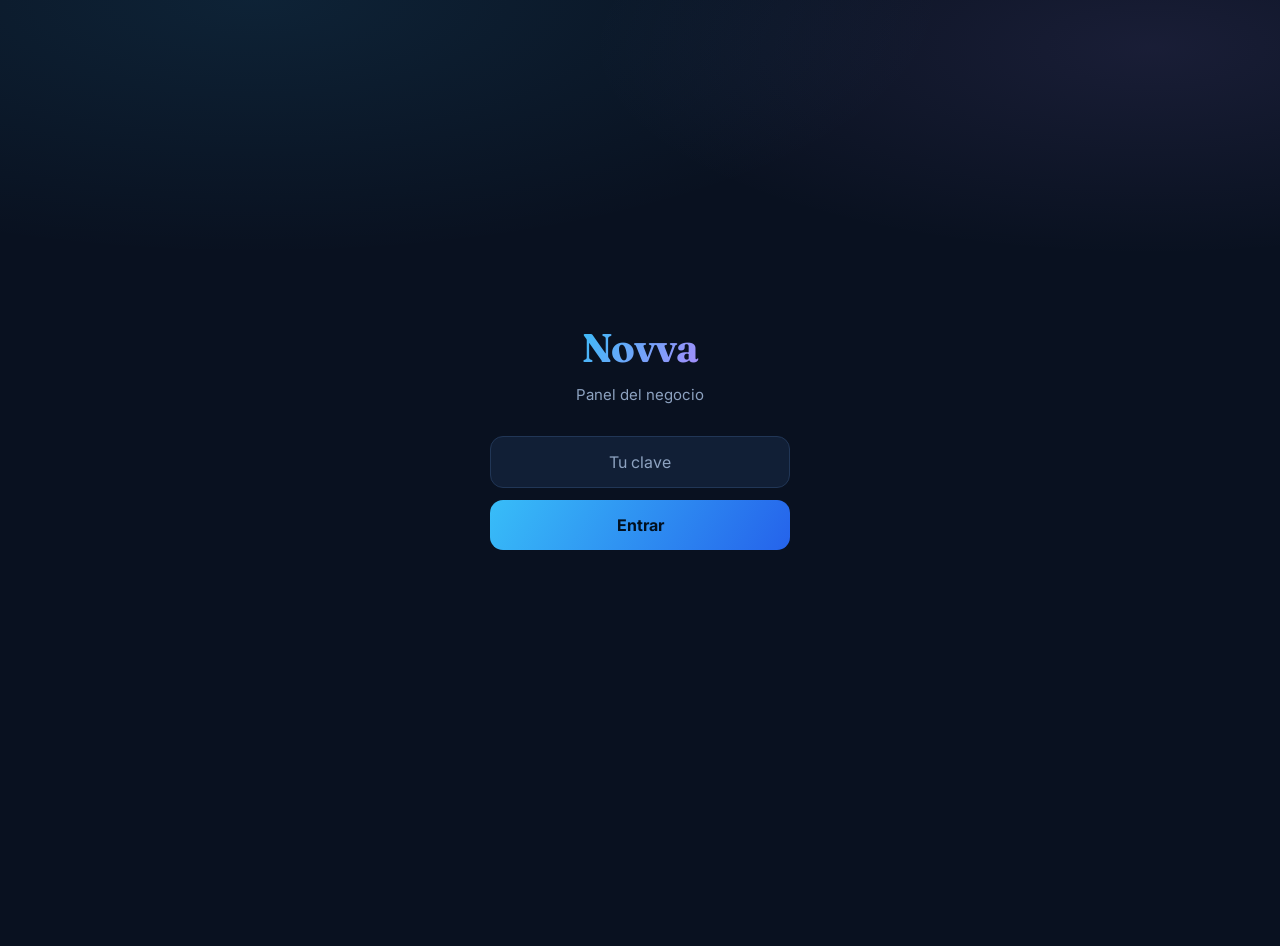
<file: index-3.html>
<!DOCTYPE html>
<html lang="es">
<head>
<meta charset="UTF-8" />
<meta name="viewport" content="width=device-width, initial-scale=1.0, maximum-scale=1.0" />
<title>Novva · Panel</title>
<link rel="preconnect" href="https://fonts.googleapis.com">
<link rel="preconnect" href="https://fonts.gstatic.com" crossorigin>
<link href="https://fonts.googleapis.com/css2?family=Fraunces:opsz,wght@9..144,500;9..144,600;9..144,700&family=Inter:wght@400;500;600;700&display=swap" rel="stylesheet">
<style>
  :root{
    --bg:#091120; --bg2:#0C1626; --card:#111F36; --card2:#16294682; --line:#213656;
    --ink:#EAF1FB; --muted:#8DA2C0;
    --cyan:#38BDF8; --teal:#2DD4BF; --violet:#A78BFA; --amber:#FBBF24; --rose:#FB7185; --green:#34D399;
  }
  *{box-sizing:border-box;margin:0;padding:0}
  body{background:var(--bg); color:var(--ink); font-family:"Inter",system-ui,sans-serif;
    -webkit-font-smoothing:antialiased; line-height:1.5; padding-bottom:46px;
    background-image:radial-gradient(90% 45% at 20% 0%, rgba(56,189,248,.10), transparent 60%),
                     radial-gradient(80% 40% at 90% 5%, rgba(167,139,250,.10), transparent 55%)}
  .wrap{max-width:560px; margin:0 auto; padding:0 16px}
  h1,h2,h3,.num,.brand,.logo,.price,.total{font-family:"Fraunces",Georgia,serif}
  .num{font-variant-numeric:tabular-nums; letter-spacing:-.01em}
  .hidden{display:none !important}
  @keyframes fade{from{opacity:0; transform:translateY(6px)}to{opacity:1; transform:none}}
  .fade{animation:fade .35s ease both}

  #login{min-height:100vh; display:flex; flex-direction:column; justify-content:center; align-items:center; padding:24px; text-align:center}
  #login .logo{font-weight:700; font-size:40px; letter-spacing:-.02em; background:linear-gradient(120deg,var(--cyan),var(--violet)); -webkit-background-clip:text; background-clip:text; -webkit-text-fill-color:transparent}
  #login .tag{color:var(--muted); margin:6px 0 30px; font-size:15px}
  #login input{width:100%; max-width:300px; padding:15px 16px; border:1.5px solid var(--line); border-radius:13px; font-size:16px; font-family:inherit; text-align:center; background:var(--card); color:var(--ink)}
  #login input::placeholder{color:var(--muted)}
  #login input:focus{outline:none; border-color:var(--cyan); box-shadow:0 0 0 4px rgba(56,189,248,.15)}
  #login button{width:100%; max-width:300px; margin-top:12px; padding:15px; border:none; border-radius:13px; background:linear-gradient(120deg,var(--cyan),#2563EB); color:#02101F; font-size:16px; font-weight:700; font-family:inherit; cursor:pointer}
  #login .err{color:var(--rose); font-size:14px; margin-top:14px; min-height:18px; max-width:320px}

  header{background:linear-gradient(135deg,#0E2038,#0A1526); border-bottom:1px solid var(--line); padding:22px 0 18px}
  header .wrap{display:flex; align-items:center; justify-content:space-between}
  .brand{font-weight:700; font-size:23px; letter-spacing:-.02em; background:linear-gradient(120deg,var(--cyan),var(--violet)); -webkit-background-clip:text; background-clip:text; -webkit-text-fill-color:transparent}
  .brand-tag{font-size:11px; color:var(--muted); letter-spacing:.14em; text-transform:uppercase; margin-top:2px}
  .status{display:flex; align-items:center; gap:6px; font-size:12.5px; color:var(--muted)}
  .dot{width:8px; height:8px; border-radius:50%; background:var(--green); animation:pulse 2s infinite}
  @keyframes pulse{0%{box-shadow:0 0 0 0 rgba(52,211,153,.5)}70%{box-shadow:0 0 0 7px rgba(52,211,153,0)}100%{box-shadow:0 0 0 0 rgba(52,211,153,0)}}

  nav{position:sticky; top:0; z-index:5; background:rgba(9,17,32,.85); backdrop-filter:blur(10px); border-bottom:1px solid var(--line)}
  nav .wrap{display:flex; gap:4px; padding:8px 12px; overflow-x:auto; scrollbar-width:none}
  nav .wrap::-webkit-scrollbar{display:none}
  .tab{flex:0 0 auto; padding:10px 14px; border:none; background:transparent; font-family:inherit; font-size:13px; font-weight:600; color:var(--muted); border-radius:10px; cursor:pointer; white-space:nowrap; transition:.2s}
  .tab.on{background:linear-gradient(120deg,var(--cyan),#2563EB); color:#02101F}

  main{padding-top:18px}

  .stats{display:grid; grid-template-columns:1fr 1fr; gap:11px}
  .stat{border-radius:16px; padding:16px; border:1px solid var(--line); background:var(--card); position:relative; overflow:hidden}
  .stat .n{font-size:32px; font-weight:700; line-height:1}
  .stat .l{font-size:12.5px; color:var(--muted); margin-top:6px}
  .stat::after{content:""; position:absolute; right:-20px; top:-20px; width:72px; height:72px; border-radius:50%; opacity:.16}
  .s-cyan .n{color:var(--cyan)} .s-cyan::after{background:var(--cyan)}
  .s-violet .n{color:var(--violet)} .s-violet::after{background:var(--violet)}
  .s-amber .n{color:var(--amber)} .s-amber::after{background:var(--amber)}
  .s-green .n{color:var(--green)} .s-green::after{background:var(--green)}

  .money{background:linear-gradient(120deg,#0F2A33,#12233E); border:1px solid var(--line); border-radius:16px; padding:17px; margin-top:11px; display:flex; align-items:baseline; justify-content:space-between}
  .money .k{font-size:13px; color:var(--muted)}
  .money .v{font-family:"Fraunces"; font-weight:700; font-size:27px; color:var(--teal)}

  .sec-h{display:flex; align-items:center; justify-content:space-between; margin:24px 2px 12px}
  .sec-h h2{font-size:20px; font-weight:600}
  .add{border:none; background:linear-gradient(120deg,var(--amber),#F59E0B); color:#2A1B00; font-family:inherit; font-weight:700; font-size:13px; padding:10px 15px; border-radius:11px; cursor:pointer}

  .searchbar{margin-bottom:12px}
  .searchbar input{width:100%; background:var(--card); border:1px solid var(--line); color:var(--ink); border-radius:12px; padding:12px 14px; font-family:inherit; font-size:14.5px}
  .searchbar input::placeholder{color:var(--muted)}
  .searchbar input:focus{outline:none; border-color:var(--cyan)}
  .filters{display:flex; gap:6px; flex-wrap:wrap; margin-bottom:14px}
  .filt{font-size:12px; font-weight:600; padding:7px 13px; border-radius:20px; border:1px solid var(--line); background:var(--card); color:var(--muted); cursor:pointer; transition:.15s}
  .filt.on{background:var(--ink); color:var(--bg); border-color:var(--ink)}

  .card{background:var(--card); border:1px solid var(--line); border-radius:15px; padding:15px 16px; margin-bottom:10px}
  .card.new{border-color:#5B4A1A; box-shadow:0 0 0 2px rgba(251,191,36,.16)}
  .card .top{display:flex; justify-content:space-between; align-items:flex-start; gap:10px}
  .card .who{font-weight:600; font-size:15.5px}
  .card .prod{color:var(--cyan); font-size:13.5px; font-weight:500; margin-top:1px}
  .card .meta{color:var(--muted); font-size:13px; margin-top:9px; line-height:1.6}
  .total{font-weight:600; font-size:17px; white-space:nowrap; color:var(--amber)}

  .estado-row{display:flex; gap:6px; flex-wrap:wrap; margin-top:12px}
  .est-btn{font-size:12px; font-weight:600; padding:7px 11px; border-radius:9px; border:1px solid var(--line); background:var(--bg2); color:var(--muted); cursor:pointer; transition:.15s}
  .est-btn.act{background:var(--green); color:#04231A; border-color:var(--green)}

  .prod-card{display:flex; justify-content:space-between; align-items:center; gap:12px}
  .prod-card .price{font-weight:600; font-size:17px; color:var(--amber)}
  .prod-card .desc{color:var(--muted); font-size:12.5px; margin-top:3px}
  .badge{display:inline-block; font-size:11px; font-weight:600; padding:3px 10px; border-radius:20px; text-transform:capitalize}
  .b-ok{background:rgba(52,211,153,.16); color:var(--green)}
  .b-ver{background:rgba(251,191,36,.16); color:var(--amber)}
  .b-nuevo{background:rgba(56,189,248,.16); color:var(--cyan)}
  .b-otro{background:rgba(141,162,192,.16); color:var(--muted)}
  .card.ver{border-color:rgba(251,191,36,.5); box-shadow:0 0 0 2px rgba(251,191,36,.14)}
  .confirmar-btn{display:block; width:100%; margin-top:12px; padding:12px; border:none; border-radius:11px; background:linear-gradient(120deg,var(--green),#059669); color:#04231A; font-family:inherit; font-weight:700; font-size:14px; cursor:pointer}
  .confirmar-btn:disabled{opacity:.6}
  .b-no{background:rgba(251,113,133,.16); color:var(--rose)}

  .empty{text-align:center; color:var(--muted); padding:38px 20px}
  .empty .big{font-family:"Fraunces"; font-size:19px; color:var(--ink); margin-bottom:6px}
  .loading{text-align:center; color:var(--muted); padding:34px; font-size:14px}
  .msg-err{background:rgba(251,113,133,.13); color:#FCA5A5; border-radius:12px; padding:12px 14px; font-size:13.5px; margin-bottom:10px; border:1px solid rgba(251,113,133,.28)}

  #v-fer .intro{background:var(--card); border:1px solid var(--line); border-radius:15px; padding:15px 16px; color:var(--muted); font-size:13.5px; margin-bottom:14px}
  #v-fer .intro b{color:var(--ink)}
  .chips{display:flex; gap:8px; flex-wrap:wrap; margin-bottom:14px}
  .chip{border:1px solid var(--line); background:var(--card); color:var(--cyan); font-family:inherit; font-weight:600; font-size:12.5px; padding:9px 13px; border-radius:20px; cursor:pointer}
  #ferMsgs{display:flex; flex-direction:column; gap:10px; margin-bottom:14px}
  .bub{max-width:86%; padding:11px 14px; border-radius:16px; font-size:14.5px; line-height:1.55; white-space:pre-wrap; animation:fade .25s ease both}
  .bub.me{align-self:flex-end; background:linear-gradient(120deg,var(--cyan),#2563EB); color:#02101F; border-bottom-right-radius:5px}
  .bub.fer{align-self:flex-start; background:var(--card); border:1px solid var(--line); border-bottom-left-radius:5px}
  .ferbar{display:flex; gap:8px}
  .ferbar input{flex:1; padding:13px 14px; border:1.5px solid var(--line); border-radius:13px; font-size:15px; font-family:inherit; background:var(--card); color:var(--ink)}
  .ferbar input::placeholder{color:var(--muted)}
  .ferbar input:focus{outline:none; border-color:var(--cyan)}
  .ferbar button{border:none; background:linear-gradient(120deg,var(--cyan),#2563EB); color:#02101F; font-family:inherit; font-weight:700; padding:0 18px; border-radius:13px; cursor:pointer}

  .modal-bg{position:fixed; inset:0; background:rgba(2,8,18,.7); display:none; align-items:flex-end; z-index:20}
  .modal-bg.show{display:flex}
  .modal{background:var(--bg2); width:100%; max-width:560px; margin:0 auto; border-radius:22px 22px 0 0; padding:22px 18px 30px; max-height:92vh; overflow:auto; border-top:1px solid var(--line); animation:fade .25s ease both}
  .modal h3{font-size:21px; margin-bottom:16px}
  .modal label{display:block; font-size:13px; font-weight:600; color:var(--muted); margin:12px 0 5px}
  .modal input, .modal select{width:100%; padding:12px 13px; border:1.5px solid var(--line); border-radius:12px; font-size:15px; font-family:inherit; background:var(--card); color:var(--ink)}
  .modal input::placeholder{color:var(--muted)}
  .modal input:focus,.modal select:focus{outline:none; border-color:var(--cyan)}
  .modal .row2{display:grid; grid-template-columns:1fr 1fr; gap:10px}
  .modal .actions{display:flex; gap:10px; margin-top:22px}
  .modal .save{flex:1; padding:14px; border:none; border-radius:13px; background:linear-gradient(120deg,var(--cyan),#2563EB); color:#02101F; font-weight:700; font-size:15px; font-family:inherit; cursor:pointer}
  .modal .cancel{padding:14px 18px; border:1.5px solid var(--line); border-radius:13px; background:var(--card); color:var(--ink); font-weight:600; font-family:inherit; cursor:pointer}
</style>
</head>
<body>

<div id="login">
  <div class="logo" id="marcaLogin">Novva</div>
  <div class="tag">Panel del negocio</div>
  <input id="clave" type="password" placeholder="Tu clave" autocomplete="off" />
  <button id="entrar">Entrar</button>
  <div class="err" id="loginErr"></div>
</div>

<div id="app" class="hidden">
  <header><div class="wrap">
    <div class="brand" id="marcaHeader">Novva</div>
    <div style="display:flex;align-items:center;gap:12px"><div class="status"><span class="dot"></span> Fer atendiendo</div><button id="cfgBtn" style="background:none;border:none;color:var(--muted);font-size:19px;cursor:pointer;padding:0">⚙️</button></div>
  </div></header>

  <nav><div class="wrap">
    <button class="tab on" data-t="resumen">Resumen</button>
    <button class="tab" data-t="pedidos">Pedidos</button>
    <button class="tab" data-t="catalogo">Catálogo</button>
    <button class="tab" data-t="fer">Fer</button>
    <button class="tab" data-t="charlas">Charlas</button>
    <button class="tab" data-t="ganancia">Ganancia</button>
    <button class="tab" data-t="seguimiento">Seguimiento</button>
  </div></nav>

  <main class="wrap">
    <section id="v-resumen"></section>
    <section id="v-pedidos" class="hidden"></section>
    <section id="v-catalogo" class="hidden"></section>
    <section id="v-fer" class="hidden"></section>
    <section id="v-charlas" class="hidden"></section>
    <section id="v-ganancia" class="hidden"></section>
    <section id="v-seguimiento" class="hidden"></section>
  </main>
</div>

<div class="modal-bg" id="modalPedido">
  <div class="modal">
    <h3>Cargar venta a mano</h3>
    <div id="pErr" class="msg-err hidden"></div>
    <label>Producto</label><input id="p-producto" placeholder="Ej: Depiladora IPL" />
    <div class="row2">
      <div><label>Precio (Gs.)</label><input id="p-total" inputmode="numeric" placeholder="280.000" /></div>
      <div><label>Estado</label><select id="p-estado"><option>Nuevo</option><option>Confirmado</option><option>Enviado</option><option>Entregado</option></select></div>
    </div>
    <label>Nombre del cliente</label><input id="p-nombre" placeholder="Nombre y apellido" />
    <div class="row2">
      <div><label>Ciudad</label><input id="p-ciudad" placeholder="Ciudad" /></div>
      <div><label>Teléfono</label><input id="p-tel" inputmode="tel" placeholder="09xx xxxxxx" /></div>
    </div>
    <label>Dirección</label><input id="p-dir" placeholder="Dirección de entrega" />
    <div class="actions"><button class="cancel" data-close>Cancelar</button><button class="save" id="pSave">Guardar venta</button></div>
  </div>
</div>

<div class="modal-bg" id="modalProd">
  <div class="modal">
    <h3>Nuevo producto</h3>
    <div id="prErr" class="msg-err hidden"></div>
    <label>Nombre del producto</label><input id="pr-nombre" placeholder="Ej: Depiladora IPL" />
    <div class="row2">
      <div><label>Precio (Gs.)</label><input id="pr-precio" inputmode="numeric" placeholder="280.000" /></div>
      <div><label>Disponibilidad</label><select id="pr-stock"><option value="disponible">Disponible</option><option value="agotado">Agotado</option></select></div>
    </div>
    <label>Descripción corta</label><input id="pr-desc" placeholder="Para qué sirve, en pocas palabras" />
    <div class="actions"><button class="cancel" data-close>Cancelar</button><button class="save" id="prSave">Guardar producto</button></div>
  </div>
</div>

<div class="modal-bg" id="modalCfg">
  <div class="modal">
    <h3>⚙️ Configuración</h3>
    <label>Tema de colores</label>
    <div id="temas" style="display:grid;grid-template-columns:1fr 1fr;gap:10px;margin-top:4px"></div>
    <label style="margin-top:18px">Nombre de la tienda</label>
    <input id="cfg-marca" placeholder="Novva" />
    <div class="actions"><button class="cancel" data-close>Cerrar</button><button class="save" id="cfgSave">Guardar nombre</button></div>
  </div>
</div>

<script>
const BACKEND = "https://guaranistorebot.onrender.com";
// 👇 CAMBIÁ ACÁ EL NOMBRE DE TU TIENDA (ej: "Lumé", "Selecta", "Prisma", "Novva")
// ---- Marca y Temas (configurables desde ⚙️) ----
let MARCA = "Novva";
try{ MARCA = localStorage.getItem("novva_marca") || MARCA; }catch(e){}
function aplicarMarca(){ document.getElementById("marcaLogin").textContent=MARCA; document.getElementById("marcaHeader").textContent=MARCA; document.title=MARCA+" · Panel"; }
aplicarMarca();

const TEMAS = {
  "Noche":    {bg:"#091120",bg2:"#0C1626",card:"#111F36",line:"#213656",ink:"#EAF1FB",muted:"#8DA2C0",cyan:"#38BDF8",violet:"#A78BFA",amber:"#FBBF24",green:"#34D399",rose:"#FB7185"},
  "Bosque":   {bg:"#0A1512",bg2:"#0E1B17",card:"#14241E",line:"#24382E",ink:"#EAF3EC",muted:"#90A89A",cyan:"#34D399",violet:"#6EE7B7",amber:"#E8B45C",green:"#34D399",rose:"#F0876B"},
  "Vino":     {bg:"#150E1A",bg2:"#1B1222",card:"#241730",line:"#3A2748",ink:"#F2EAF6",muted:"#A995B5",cyan:"#C084FC",violet:"#F0ABFC",amber:"#FBBF24",green:"#34D399",rose:"#FB7185"},
  "Océano":   {bg:"#06181C",bg2:"#0A2026",card:"#0E2A31",line:"#1E4149",ink:"#E6F5F6",muted:"#86AAB0",cyan:"#2DD4BF",violet:"#38BDF8",amber:"#FBBF24",green:"#34D399",rose:"#FB7185"},
  "Carbón":   {bg:"#0F1115",bg2:"#15181D",card:"#1B1F26",line:"#2C323C",ink:"#ECEEF2",muted:"#9AA3B0",cyan:"#E8B45C",violet:"#A78BFA",amber:"#FBBF24",green:"#34D399",rose:"#FB7185"},
  "Amanecer": {bg:"#1A100C",bg2:"#22150E",card:"#2C1D14",line:"#46301F",ink:"#F7ECE3",muted:"#B79A86",cyan:"#FB923C",violet:"#FBBF24",amber:"#FCD34D",green:"#34D399",rose:"#FB7185"},
  "Cielo":    {bg:"#0A1020",bg2:"#0E1730",card:"#14203F",line:"#263A63",ink:"#E8EEFB",muted:"#93A6C8",cyan:"#60A5FA",violet:"#818CF8",amber:"#FBBF24",green:"#34D399",rose:"#FB7185"},
  "Menta":    {bg:"#08181A",bg2:"#0C2124",card:"#103034",line:"#1E464C",ink:"#E4F5F3",muted:"#85AEAC",cyan:"#2DD4BF",violet:"#5EEAD4",amber:"#FBBF24",green:"#34D399",rose:"#FB7185"},
  "Cereza":   {bg:"#180A10",bg2:"#201017",card:"#2C1620",line:"#48283A",ink:"#F8E9F0",muted:"#BF95A8",cyan:"#FB7185",violet:"#F472B6",amber:"#FBBF24",green:"#34D399",rose:"#FB7185"},
  "Dorado":   {bg:"#14110A",bg2:"#1C1810",card:"#262115",line:"#423922",ink:"#F5EFDF",muted:"#B7A985",cyan:"#E8B45C",violet:"#FCD34D",amber:"#FCD34D",green:"#34D399",rose:"#FB7185"},
  "Uva":      {bg:"#120A1C",bg2:"#180F26",card:"#211634",line:"#382651",ink:"#EFE7FA",muted:"#A594C0",cyan:"#A78BFA",violet:"#C4B5FD",amber:"#FBBF24",green:"#34D399",rose:"#FB7185"},
  "Grafito":  {bg:"#0D0F12",bg2:"#131519",card:"#191C22",line:"#2A2F38",ink:"#EAEDF2",muted:"#98A0AD",cyan:"#38BDF8",violet:"#A78BFA",amber:"#FBBF24",green:"#34D399",rose:"#FB7185"}
};
function aplicarTema(nombre){
  const t=TEMAS[nombre]||TEMAS["Noche"]; const r=document.documentElement;
  for(const k in t){ r.style.setProperty("--"+k, t[k]); }
  try{ localStorage.setItem("novva_tema", nombre); }catch(e){}
}
try{ const g=localStorage.getItem("novva_tema"); if(g&&TEMAS[g]) aplicarTema(g); }catch(e){}

document.getElementById("cfgBtn").onclick=function(){
  const cont=document.getElementById("temas");
  cont.innerHTML=Object.keys(TEMAS).map(function(n){ const t=TEMAS[n];
    return '<button class="filt" data-tema="'+n+'" style="display:flex;align-items:center;gap:8px;padding:11px 12px"><span style="width:16px;height:16px;border-radius:50%;background:'+t.cyan+';box-shadow:0 0 0 2px '+t.bg+',0 0 0 3px '+t.line+'"></span>'+n+'</button>';
  }).join("");
  cont.querySelectorAll("[data-tema]").forEach(function(b){ b.onclick=function(){ aplicarTema(b.dataset.tema); }; });
  document.getElementById("cfg-marca").value=MARCA;
  abrir("modalCfg");
};
document.getElementById("cfgSave").onclick=function(){
  const v=document.getElementById("cfg-marca").value.trim();
  if(v){ MARCA=v; aplicarMarca(); try{localStorage.setItem("novva_marca",MARCA);}catch(e){} }
  document.getElementById("modalCfg").classList.remove("show");
};
let CLAVE = "";
let PEDIDOS = [];
let filtroEstado = "todos";
const ESTADOS = ["Nuevo","Confirmado","Enviado","Entregado","Cancelado"];
const FILTROS = [["todos","Todos"],["Nuevo","Nuevos"],["Pendiente de Verificación","Verificando"],["Pagado","Pagados"],["Enviado","Enviados"],["Entregado","Entregados"]];
const $ = s => document.querySelector(s);
const gs = v => { const n=String(v||"").replace(/[^\d]/g,""); return n ? "Gs. "+Number(n).toLocaleString("es-PY") : (v||"-"); };
const num = v => Number(String(v||"").replace(/[^\d]/g,""))||0;
const wait = ms => new Promise(r=>setTimeout(r,ms));

async function api(path, opts){
  opts = opts || {};
  const r = await fetch(BACKEND+path, Object.assign({}, opts, {headers:Object.assign({"Content-Type":"application/json","X-Clave":CLAVE}, opts.headers||{})}));
  if(r.status===401) throw new Error("401");
  return r.json();
}
function errBox(e){ if(e.message==="401"){ location.reload(); return ""; } return '<div class="msg-err">No pude traer los datos. Si el bot estaba dormido, esperá unos segundos y recargá.</div>'; }

// ---- LOGIN con reintento (Render se duerme en el plan gratis) ----
$("#entrar").onclick = entrar;
$("#clave").addEventListener("keydown", function(e){ if(e.key==="Enter") entrar(); });
async function entrar(){
  CLAVE = $("#clave").value.trim();
  $("#loginErr").textContent="";
  if(!CLAVE){ $("#loginErr").textContent="Escribí tu clave"; return; }
  const btn=$("#entrar");
  for(let i=1;i<=4;i++){
    btn.textContent = i===1 ? "Entrando…" : "Despertando el servidor… ("+i+"/4)";
    try{
      const r = await fetch(BACKEND+"/api/panel/resumen", {headers:{"X-Clave":CLAVE}});
      if(r.status===401){ $("#loginErr").textContent="Clave incorrecta"; btn.textContent="Entrar"; return; }
      if(r.status===404){ $("#loginErr").textContent="El panel todavía no está activo en el servidor. Esperá 1 minuto y probá de nuevo."; btn.textContent="Entrar"; return; }
      if(!r.ok){ throw new Error("http"); }
      $("#login").classList.add("hidden"); $("#app").classList.remove("hidden"); cargarResumen(); return;
    }catch(e){
      if(i<4){ await wait(4000); continue; }
      $("#loginErr").textContent="No pude conectar. Si recién prendiste el bot, esperá un momento y volvé a intentar.";
      btn.textContent="Entrar";
    }
  }
}

document.querySelectorAll(".tab").forEach(function(t){ t.onclick = function(){
  document.querySelectorAll(".tab").forEach(function(x){x.classList.remove("on");}); t.classList.add("on");
  ["resumen","pedidos","catalogo","fer","charlas","ganancia","seguimiento"].forEach(function(v){$("#v-"+v).classList.add("hidden");});
  const v=t.dataset.t; const sec=$("#v-"+v); sec.classList.remove("hidden"); sec.classList.remove("fade"); void sec.offsetWidth; sec.classList.add("fade");
  if(v==="resumen") cargarResumen(); if(v==="pedidos") cargarPedidos();
  if(v==="catalogo") cargarCatalogo(); if(v==="fer") pintarFer(); if(v==="charlas") cargarCharlas(); if(v==="ganancia") pintarGanancia(); if(v==="seguimiento") cargarSeguimiento();
};});

function countUp(el){ const t=+el.dataset.v||0; let s=null; const dur=650;
  function step(ts){ if(!s)s=ts; const p=Math.min((ts-s)/dur,1); el.textContent=(el.dataset.pre||"")+Math.round(p*t); if(p<1) requestAnimationFrame(step); }
  requestAnimationFrame(step);
}

async function cargarResumen(){
  const el=$("#v-resumen"); el.innerHTML='<div class="loading">Cargando…</div>';
  try{
    const d = await api("/api/panel/resumen");
    let facturado = 0;
    try{ const pp=await api("/api/panel/pedidos"); (pp.pedidos||[]).forEach(function(p){ if(String(p.estado).toLowerCase()==="entregado") facturado+=num(p.total); }); }catch(e){}
    const alerta = (d.nuevos||0)>0;
    el.innerHTML =
      '<div class="stats">'+
        '<div class="stat s-cyan"><div class="n num" data-v="'+(d.total||0)+'">0</div><div class="l">Ventas totales</div></div>'+
        '<div class="stat s-violet"><div class="n num" data-v="'+(d.hoy||0)+'">0</div><div class="l">Ventas hoy</div></div>'+
        '<div class="stat s-amber"><div class="n num" data-v="'+(d.nuevos||0)+'" data-pre="'+(alerta?"🔔 ":"")+'">0</div><div class="l">Por despachar</div></div>'+
        '<div class="stat s-green"><div class="n num" data-v="'+(d.entregados||0)+'">0</div><div class="l">Entregados</div></div>'+
      '</div>'+
      '<div class="money"><span class="k">Facturado (entregados)</span><span class="v">'+gs(facturado)+'</span></div>'+
      '<div class="empty"><div class="big">Tu negocio, de un vistazo</div>'+(alerta?'Tenés pedidos nuevos esperando — miralos en Pedidos.':'Cargá tus ventas en Pedidos y las vas viendo acá.')+'</div>';
    document.querySelectorAll("#v-resumen .num").forEach(countUp);
  }catch(e){ el.innerHTML=errBox(e); }
}

async function cargarPedidos(){
  const el=$("#v-pedidos");
  el.innerHTML='<div class="sec-h"><h2>Pedidos</h2><button class="add" id="btnAddP">+ Cargar venta</button></div>'+
    '<div class="searchbar"><input id="buscar" placeholder="Buscar cliente, ciudad o producto…" /></div>'+
    '<div class="filters" id="filtros"></div><div id="listaPed"><div class="loading">Cargando…</div></div>';
  $("#btnAddP").onclick=function(){abrir("modalPedido");};
  $("#filtros").innerHTML=FILTROS.map(function(f){return '<button class="filt '+(filtroEstado===f[0]?'on':'')+'" data-f="'+f[0]+'">'+f[1]+'</button>';}).join("");
  document.querySelectorAll(".filt").forEach(function(b){ b.onclick=function(){ filtroEstado=b.dataset.f; document.querySelectorAll(".filt").forEach(function(x){x.classList.remove("on");}); b.classList.add("on"); pintarLista(); }; });
  $("#buscar").addEventListener("input", pintarLista);
  try{ const d=await api("/api/panel/pedidos"); PEDIDOS=(d.pedidos||[]).filter(function(p){return p.nombre||p.producto||p.total;}); pintarLista(); }
  catch(e){ $("#listaPed").innerHTML=errBox(e); }
}
function pintarLista(){
  const q=($("#buscar")?$("#buscar").value:"").toLowerCase();
  let list=PEDIDOS.filter(function(p){
    const okF = filtroEstado==="todos" || String(p.estado).toLowerCase()===filtroEstado.toLowerCase();
    const okQ = !q || (p.nombre+" "+p.ciudad+" "+p.producto).toLowerCase().indexOf(q)>=0;
    return okF && okQ;
  });
  if(!list.length){ $("#listaPed").innerHTML='<div class="empty"><div class="big">Sin pedidos acá</div>Cargá una venta o cambiá el filtro.</div>'; return; }
  $("#listaPed").innerHTML=list.map(pedidoCard).join(""); bindEstados();
}
function pedidoCard(p){
  const est=String(p.estado).toLowerCase();
  const esNuevo=est==="nuevo";
  const verificando=est.indexOf("verific")>=0 || est.indexOf("pendiente")>=0;
  const botones=ESTADOS.map(function(e){return '<button class="est-btn '+(est===e.toLowerCase()?'act':'')+'" data-id="'+p.id+'" data-e="'+e+'">'+e+'</button>';}).join("");
  const badge='<span class="badge '+(est==="pagado"?"b-ok":(verificando?"b-ver":(esNuevo?"b-nuevo":"b-otro")))+'">'+(p.estado||"Nuevo")+'</span>';
  const btnPago=verificando ? '<button class="confirmar-btn" data-cid="'+p.id+'">✅ Confirmar Pago</button>' : '';
  return '<div class="card '+(esNuevo?'new':'')+(verificando?' ver':'')+'">'+
    '<div class="top"><div><div class="who">'+(p.nombre||"Sin nombre")+'</div><div class="prod">'+(p.producto||"—")+'</div></div><div class="total">'+gs(p.total)+'</div></div>'+
    '<div class="meta">📍 '+(p.ciudad||"-")+' · 📞 '+(p.telefono||"-")+'<br>'+(p.direccion?("🏠 "+p.direccion+"<br>"):"")+'🕒 '+(p.fecha||"-")+'</div>'+
    '<div style="margin-top:10px">'+badge+'</div>'+
    btnPago+
    '<div class="estado-row">'+botones+'</div></div>';
}
function bindEstados(){
  document.querySelectorAll(".est-btn").forEach(function(b){ b.onclick=async function(){
    if(!b.dataset.id) return; b.textContent="…";
    try{ const r=await api("/api/panel/estado",{method:"POST",body:JSON.stringify({id:b.dataset.id,estado:b.dataset.e})});
      if(r.ok){ const pp=PEDIDOS.find(function(x){return x.id===b.dataset.id;}); if(pp) pp.estado=b.dataset.e; pintarLista(); } else alert("No se pudo: "+(r.error||"")); }
    catch(e){ alert("Error de conexión"); }
  };});
  document.querySelectorAll(".confirmar-btn").forEach(function(b){ b.onclick=async function(){
    b.textContent="Confirmando…"; b.disabled=true;
    try{ const r=await api("/api/panel/aprobar-pedido",{method:"POST",body:JSON.stringify({id:b.dataset.cid})});
      if(r.ok){ const pp=PEDIDOS.find(function(x){return x.id===b.dataset.cid;}); if(pp) pp.estado="Pagado"; pintarLista(); } else { alert("No se pudo confirmar: "+(r.error||"")); b.textContent="✅ Confirmar Pago"; b.disabled=false; } }
    catch(e){ alert("Error de conexión"); b.textContent="✅ Confirmar Pago"; b.disabled=false; }
  };});
}

async function cargarCatalogo(){
  const el=$("#v-catalogo");
  el.innerHTML='<div class="sec-h"><h2>Catálogo</h2><button class="add" id="btnAddPr">+ Producto</button></div><div class="loading">Cargando…</div>';
  $("#btnAddPr").onclick=function(){abrir("modalProd");};
  try{
    const d=await api("/api/panel/catalogo"); const list=d.productos||[];
    if(!list.length){ el.querySelector(".loading").outerHTML='<div class="empty"><div class="big">Catálogo vacío</div>Agregá tu primer producto con “+ Producto”.</div>'; return; }
    el.querySelector(".loading").outerHTML=list.map(function(p){
      const ok=String(p.stock).toLowerCase()==="disponible";
      return '<div class="card prod-card"><div><div class="who">'+(p.nombre||"Producto")+'</div><div class="desc">'+(p.descripcion||"")+'</div><div style="margin-top:7px"><span class="badge '+(ok?'b-ok':'b-no')+'">'+(p.stock||"sin estado")+'</span></div></div><div class="price">'+gs(p.precio)+'</div></div>';
    }).join("");
  }catch(e){ el.querySelector(".loading").outerHTML=errBox(e); }
}

let ferPintado=false;
function pintarFer(){
  if(ferPintado) return; ferPintado=true;
  $("#v-fer").innerHTML=
    '<div class="intro"><b>Fer, tu asistente.</b> Preguntale por tus ventas, tus charlas con clientes, o qué podés mejorar. Te responde con tus datos reales.</div>'+
    '<div class="chips">'+
      '<button class="chip" data-q="¿Cuántas ventas tengo hoy y en total?">Ventas de hoy</button>'+
      '<button class="chip" data-q="Mostrame los últimos pedidos">Últimos pedidos</button>'+
      '<button class="chip" data-q="Según mis charlas y ventas, ¿qué puedo mejorar?">¿Qué mejorar?</button>'+
    '</div>'+
    '<div id="ferMsgs"></div>'+
    '<div class="ferbar"><input id="ferIn" placeholder="Escribile a Fer…" /><button id="ferSend">Enviar</button></div>';
  document.querySelectorAll(".chip").forEach(function(c){ c.onclick=function(){ $("#ferIn").value=c.dataset.q; mandarFer(); }; });
  $("#ferSend").onclick=mandarFer;
  $("#ferIn").addEventListener("keydown",function(e){ if(e.key==="Enter") mandarFer(); });
}
function bub(txt,who){ const d=document.createElement("div"); d.className="bub "+who; d.textContent=txt; $("#ferMsgs").appendChild(d); d.scrollIntoView({behavior:"smooth"}); return d; }
async function mandarFer(){
  const t=$("#ferIn").value.trim(); if(!t) return;
  $("#ferIn").value=""; bub(t,"me");
  const w=bub("Fer está pensando…","fer");
  try{ const r=await api("/api/panel/fer",{method:"POST",body:JSON.stringify({mensaje:t})}); w.textContent=r.respuesta||"(sin respuesta)"; }
  catch(e){ w.textContent = e.message==="401" ? "Sesión vencida, recargá." : "No pude conectar con Fer. Probá de nuevo."; }
}

// ---- CHARLAS (visor solo lectura de Fer con los clientes) ----
let CHARLAS=[];
async function cargarCharlas(){
  const el=$("#v-charlas");
  el.innerHTML='<div class="sec-h"><h2>Charlas</h2></div><div class="loading">Cargando…</div>';
  try{
    const d=await api("/api/panel/conversaciones");
    CHARLAS=d.conversaciones||[];
    if(!CHARLAS.length){ el.querySelector(".loading").outerHTML='<div class="empty"><div class="big">Sin charlas todavía</div>Cuando Fer hable con un cliente, la vas a ver acá — sin entrar a Facebook.</div>'; return; }
    el.querySelector(".loading").outerHTML=CHARLAS.map(function(c,i){
      return '<div class="card" style="cursor:pointer" data-i="'+i+'"><div class="who">Cliente '+String(c.id).slice(-4)+'</div><div class="meta" style="margin-top:4px">'+(c.ultimo||"")+'</div></div>';
    }).join("");
    document.querySelectorAll("#v-charlas [data-i]").forEach(function(b){ b.onclick=function(){ verCharla(+b.dataset.i); }; });
  }catch(e){ el.querySelector(".loading").outerHTML=errBox(e); }
}
function verCharla(i){
  const c=CHARLAS[i]; const el=$("#v-charlas");
  el.innerHTML='<div class="sec-h"><h2>Cliente '+String(c.id).slice(-4)+'</h2><button class="add" id="volverCh">← Volver</button></div>'+
    '<div class="intro" style="margin-bottom:14px">👀 Solo lectura — mirás cómo charla Fer, sin interrumpir al cliente.</div>'+
    '<div id="ferMsgs">'+c.mensajes.map(function(m){
      return '<div class="bub '+(m.rol==="fer"?"me":"fer")+'">'+(m.rol==="fer"?"":"🧑 ")+m.texto.replace(/</g,"&lt;")+'</div>';
    }).join("")+'</div>';
  $("#volverCh").onclick=cargarCharlas;
}

let ganPintado=false;
function pintarGanancia(){
  if(ganPintado) return; ganPintado=true;
  $("#v-ganancia").innerHTML=
    '<div class="sec-h"><h2>Ganancia real</h2></div>'+
    '<div class="intro" style="margin-bottom:14px">Cuánto te queda LIMPIO por cada venta, después de todos los gastos.</div>'+
    '<div class="card">'+
      campoG("gVenta","Precio de venta (Gs.)","280.000")+
      campoG("gCosto","Costo del producto","150.000")+
      campoG("gEnvio","Envío (si lo pagás vos)","0")+
      campoG("gPub","Publicidad por venta","20.000")+
      campoG("gOtros","Otros gastos","0")+
    '</div>'+
    '<div class="money" style="flex-direction:column;text-align:center;gap:4px">'+
      '<span class="k">Ganancia real por venta</span>'+
      '<span class="v" id="gResultado" style="font-size:40px">Gs. 0</span>'+
      '<span class="k" id="gMargen">Margen: —</span>'+
    '</div>'+
    '<div class="card" id="gDetalle" style="margin-top:12px"></div>'+
    '<div class="intro" id="gTip" style="margin-top:2px">Completá los números y te muestro lo que te queda en el bolsillo. 💚</div>';
  ["gVenta","gCosto","gEnvio","gPub","gOtros"].forEach(function(id){ $("#"+id).addEventListener("input",calcGanancia); });
}
function campoG(id,label,ph){ return '<label style="display:block;font-size:13px;font-weight:600;color:var(--muted);margin:12px 0 5px">'+label+'</label><input id="'+id+'" inputmode="numeric" placeholder="'+ph+'" style="width:100%;padding:12px 13px;border:1.5px solid var(--line);border-radius:12px;background:var(--bg);color:var(--ink);font-size:16px;font-family:inherit">'; }
function calcGanancia(){
  const venta=num($("#gVenta").value), costo=num($("#gCosto").value), envio=num($("#gEnvio").value), pub=num($("#gPub").value), otros=num($("#gOtros").value);
  const gan=venta-(costo+envio+pub+otros); const margen=venta>0?(gan/venta*100):0;
  const R=$("#gResultado"); R.textContent=gs(gan); R.style.color = gan>=0 ? "var(--green)" : "var(--rose)";
  $("#gMargen").textContent = venta>0 ? ("Margen: "+margen.toFixed(0)+"%") : "Margen: —";
  $("#gDetalle").innerHTML=
    filaG("Venta",venta,false)+filaG("− Costo producto",costo,true)+filaG("− Envío",envio,true)+filaG("− Publicidad",pub,true)+filaG("− Otros",otros,true);
  if(venta>0){ $("#gTip").textContent = gan<0
    ? "⚠️ Con estos números perdés plata en cada venta. Subí el precio o bajá costos/publicidad."
    : (margen<20 ? "El margen está finito: si la publicidad sube un poco, te quedás sin ganancia. Ojo."
                 : "👍 Buen margen. Este producto sí te deja plata — candidato a meterle más publicidad."); }
}
function filaG(t,v,neg){ return '<div style="display:flex;justify-content:space-between;font-size:14px;padding:5px 0;color:var(--muted)"><span>'+t+'</span><b style="color:'+(neg?'var(--rose)':'var(--ink)')+';font-family:Fraunces,serif">'+gs(v)+'</b></div>'; }

let SEG=[];
async function cargarSeguimiento(){
  const el=$("#v-seguimiento");
  el.innerHTML='<div class="sec-h"><h2>Seguimiento</h2></div><div class="intro" style="margin-bottom:14px">💡 Gente que habló con Fer pero <b>no compró</b>. Son ventas ya pagadas con los ads — recuperalas escribiéndoles de nuevo.</div><div class="loading">Cargando…</div>';
  try{
    const d=await api("/api/panel/seguimiento");
    SEG=d.seguimiento||[];
    if(!SEG.length){ el.querySelector(".loading").outerHTML='<div class="empty"><div class="big">Nada pendiente 🎉</div>Todos los que charlaron ya compraron, o todavía no hay charlas sin cerrar.</div>'; return; }
    el.querySelector(".loading").outerHTML=SEG.map(function(c,i){
      return '<div class="card"><div class="who">Cliente '+String(c.id).slice(-4)+'</div>'+
        '<div class="meta" style="margin-top:4px">💬 '+c.mensajes+' mensajes · último: "'+(c.ultimo||"-")+'"</div>'+
        '<button class="add" style="margin-top:12px" data-i="'+i+'">✍️ Sugerir mensaje</button>'+
        '<div class="sug" style="margin-top:10px"></div></div>';
    }).join("");
    document.querySelectorAll("#v-seguimiento [data-i]").forEach(function(b){ b.onclick=function(){ sugerir(+b.dataset.i, b); }; });
  }catch(e){ el.querySelector(".loading").outerHTML=errBox(e); }
}
async function sugerir(i, btn){
  const c=SEG[i]; const cont=btn.nextElementSibling;
  btn.textContent="Pensando…"; btn.disabled=true;
  try{
    const r=await api("/api/panel/reenganche",{method:"POST",body:JSON.stringify({ultimo:c.ultimo})});
    cont.innerHTML='<div class="bub fer" style="max-width:100%">'+(r.mensaje||"(sin respuesta)")+'</div>';
  }catch(e){ cont.innerHTML='<div class="msg-err">No pude generar el mensaje. Probá de nuevo.</div>'; }
  finally{ btn.textContent="✍️ Sugerir otro"; btn.disabled=false; }
}

function abrir(id){ document.querySelectorAll(".msg-err").forEach(function(x){x.classList.add("hidden");}); $("#"+id).classList.add("show"); }
document.querySelectorAll("[data-close]").forEach(function(b){ b.onclick=function(){b.closest(".modal-bg").classList.remove("show");}; });
document.querySelectorAll(".modal-bg").forEach(function(m){ m.onclick=function(e){ if(e.target===m) m.classList.remove("show"); }; });

$("#pSave").onclick=async function(){
  const body={producto:$("#p-producto").value.trim(),total:$("#p-total").value.trim(),estado:$("#p-estado").value,nombre:$("#p-nombre").value.trim(),ciudad:$("#p-ciudad").value.trim(),telefono:$("#p-tel").value.trim(),direccion:$("#p-dir").value.trim()};
  if(!body.nombre&&!body.producto){ merr("pErr","Poné al menos el producto y el cliente."); return; }
  $("#pSave").textContent="Guardando…";
  try{ const r=await api("/api/panel/pedido",{method:"POST",body:JSON.stringify(body)});
    if(r.ok){ $("#modalPedido").classList.remove("show"); ["p-producto","p-total","p-nombre","p-ciudad","p-tel","p-dir"].forEach(function(id){$("#"+id).value="";}); cargarPedidos(); }
    else merr("pErr","No se guardó: "+(r.error||"revisá que Pedidos tenga la columna Producto")); }
  catch(e){ merr("pErr","Error de conexión."); } finally{ $("#pSave").textContent="Guardar venta"; }
};
$("#prSave").onclick=async function(){
  const body={nombre:$("#pr-nombre").value.trim(),precio:$("#pr-precio").value.trim(),stock:$("#pr-stock").value,descripcion:$("#pr-desc").value.trim()};
  if(!body.nombre){ merr("prErr","Poné el nombre del producto."); return; }
  $("#prSave").textContent="Guardando…";
  try{ const r=await api("/api/panel/producto",{method:"POST",body:JSON.stringify(body)});
    if(r.ok){ $("#modalProd").classList.remove("show"); ["pr-nombre","pr-precio","pr-desc"].forEach(function(id){$("#"+id).value="";}); cargarCatalogo(); }
    else merr("prErr","No se guardó: "+(r.error||"")); }
  catch(e){ merr("prErr","Error de conexión."); } finally{ $("#prSave").textContent="Guardar producto"; }
};
function merr(id,t){ const e=$("#"+id); e.textContent=t; e.classList.remove("hidden"); }
</script>
</body>
</html>
</file>
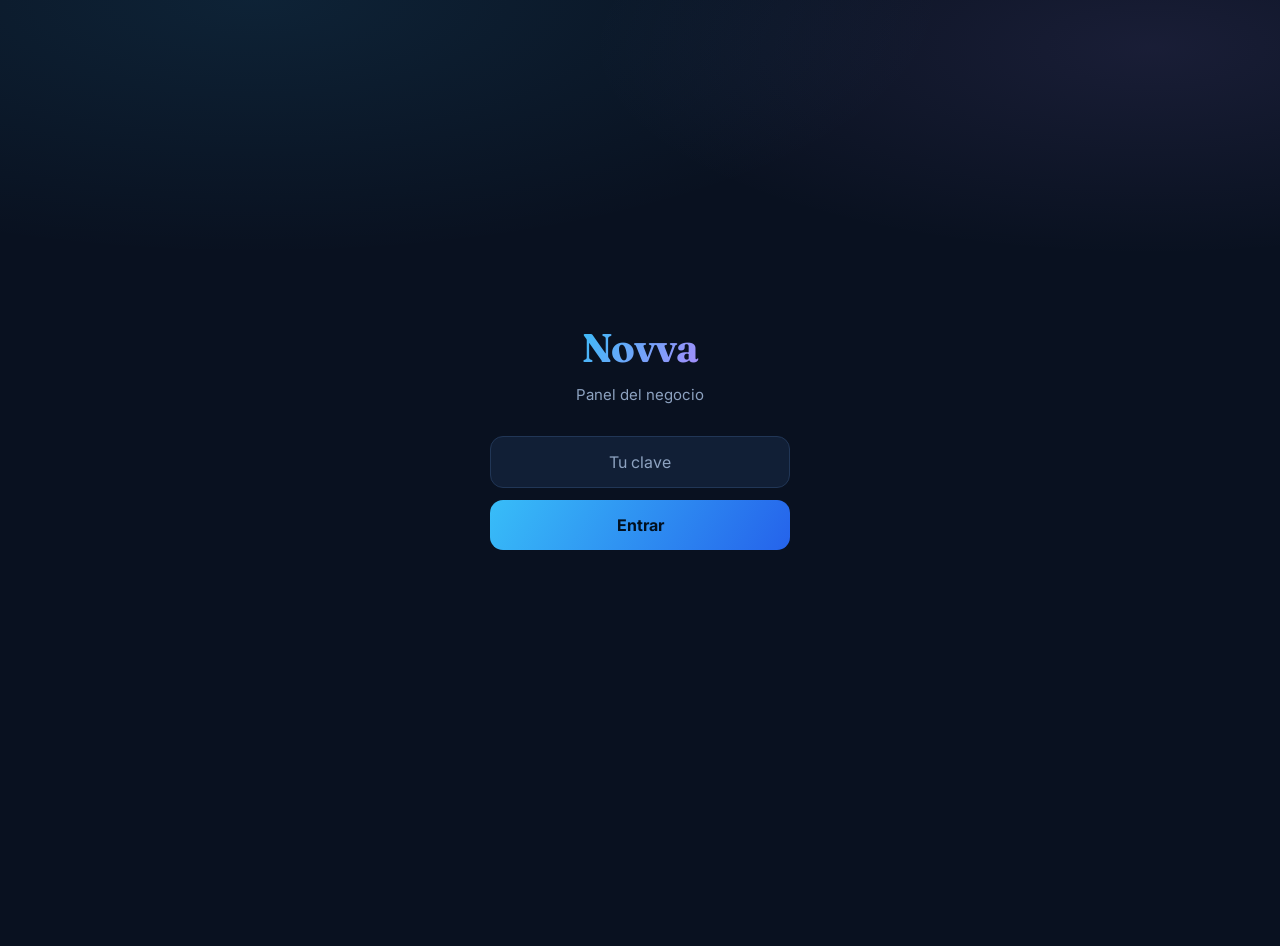
<file: novva-1.html>
<!DOCTYPE html>
<html lang="es">
<head>
<meta charset="UTF-8" />
<meta name="viewport" content="width=device-width, initial-scale=1.0, maximum-scale=1.0" />
<title>Novva · Panel</title>
<link rel="preconnect" href="https://fonts.googleapis.com">
<link rel="preconnect" href="https://fonts.gstatic.com" crossorigin>
<link href="https://fonts.googleapis.com/css2?family=Fraunces:opsz,wght@9..144,500;9..144,600;9..144,700&family=Inter:wght@400;500;600;700&display=swap" rel="stylesheet">
<style>
  :root{
    --bg:#091120; --bg2:#0C1626; --card:#111F36; --card2:#16294682; --line:#213656;
    --ink:#EAF1FB; --muted:#8DA2C0;
    --cyan:#38BDF8; --teal:#2DD4BF; --violet:#A78BFA; --amber:#FBBF24; --rose:#FB7185; --green:#34D399;
  }
  *{box-sizing:border-box;margin:0;padding:0}
  body{background:var(--bg); color:var(--ink); font-family:"Inter",system-ui,sans-serif;
    -webkit-font-smoothing:antialiased; line-height:1.5; padding-bottom:46px;
    background-image:radial-gradient(90% 45% at 20% 0%, rgba(56,189,248,.10), transparent 60%),
                     radial-gradient(80% 40% at 90% 5%, rgba(167,139,250,.10), transparent 55%)}
  .wrap{max-width:560px; margin:0 auto; padding:0 16px}
  h1,h2,h3,.num,.brand,.logo,.price,.total{font-family:"Fraunces",Georgia,serif}
  .num{font-variant-numeric:tabular-nums; letter-spacing:-.01em}
  .hidden{display:none !important}
  @keyframes fade{from{opacity:0; transform:translateY(6px)}to{opacity:1; transform:none}}
  .fade{animation:fade .35s ease both}

  #login{min-height:100vh; display:flex; flex-direction:column; justify-content:center; align-items:center; padding:24px; text-align:center}
  #login .logo{font-weight:700; font-size:40px; letter-spacing:-.02em; background:linear-gradient(120deg,var(--cyan),var(--violet)); -webkit-background-clip:text; background-clip:text; -webkit-text-fill-color:transparent}
  #login .tag{color:var(--muted); margin:6px 0 30px; font-size:15px}
  #login input{width:100%; max-width:300px; padding:15px 16px; border:1.5px solid var(--line); border-radius:13px; font-size:16px; font-family:inherit; text-align:center; background:var(--card); color:var(--ink)}
  #login input::placeholder{color:var(--muted)}
  #login input:focus{outline:none; border-color:var(--cyan); box-shadow:0 0 0 4px rgba(56,189,248,.15)}
  #login button{width:100%; max-width:300px; margin-top:12px; padding:15px; border:none; border-radius:13px; background:linear-gradient(120deg,var(--cyan),#2563EB); color:#02101F; font-size:16px; font-weight:700; font-family:inherit; cursor:pointer}
  #login .err{color:var(--rose); font-size:14px; margin-top:14px; min-height:18px; max-width:320px}

  header{background:linear-gradient(135deg,#0E2038,#0A1526); border-bottom:1px solid var(--line); padding:22px 0 18px}
  header .wrap{display:flex; align-items:center; justify-content:space-between}
  .brand{font-weight:700; font-size:23px; letter-spacing:-.02em; background:linear-gradient(120deg,var(--cyan),var(--violet)); -webkit-background-clip:text; background-clip:text; -webkit-text-fill-color:transparent}
  .brand-tag{font-size:11px; color:var(--muted); letter-spacing:.14em; text-transform:uppercase; margin-top:2px}
  .status{display:flex; align-items:center; gap:6px; font-size:12.5px; color:var(--muted)}
  .dot{width:8px; height:8px; border-radius:50%; background:var(--green); animation:pulse 2s infinite}
  @keyframes pulse{0%{box-shadow:0 0 0 0 rgba(52,211,153,.5)}70%{box-shadow:0 0 0 7px rgba(52,211,153,0)}100%{box-shadow:0 0 0 0 rgba(52,211,153,0)}}

  nav{position:sticky; top:0; z-index:5; background:rgba(9,17,32,.85); backdrop-filter:blur(10px); border-bottom:1px solid var(--line)}
  nav .wrap{display:flex; gap:4px; padding:8px 12px; overflow-x:auto; scrollbar-width:none}
  nav .wrap::-webkit-scrollbar{display:none}
  .tab{flex:0 0 auto; padding:10px 14px; border:none; background:transparent; font-family:inherit; font-size:13px; font-weight:600; color:var(--muted); border-radius:10px; cursor:pointer; white-space:nowrap; transition:.2s}
  .tab.on{background:linear-gradient(120deg,var(--cyan),#2563EB); color:#02101F}
  /* --- barra principal: 5 secciones repartidas parejo --- */
  nav .wrap{gap:6px; justify-content:space-between}
  .tab{flex:1 1 0; text-align:center; padding:11px 8px; font-size:13.5px}
  /* --- sub-pestañas dentro de una sección --- */
  .grupo{animation:fade .35s ease both}
  .subnav{display:flex; gap:5px; margin:2px 0 16px; background:var(--card2); padding:5px; border-radius:13px; overflow-x:auto; scrollbar-width:none}
  .subnav::-webkit-scrollbar{display:none}
  .subtab{flex:1 1 0; padding:9px 12px; border:none; background:transparent; font-family:inherit; font-size:13px; font-weight:600; color:var(--muted); border-radius:9px; cursor:pointer; white-space:nowrap; transition:.2s}
  .subtab.on{background:var(--card); color:var(--ink); box-shadow:0 1px 4px rgba(0,0,0,.28)}

  main{padding-top:18px}

  .stats{display:grid; grid-template-columns:1fr 1fr; gap:11px}
  .stat{border-radius:16px; padding:16px; border:1px solid var(--line); background:var(--card); position:relative; overflow:hidden; box-shadow:0 1px 3px rgba(0,0,0,.2)}
  .stat .n{font-size:32px; font-weight:700; line-height:1}
  .stat .l{font-size:12.5px; color:var(--muted); margin-top:6px}
  .stat::after{content:""; position:absolute; right:-20px; top:-20px; width:72px; height:72px; border-radius:50%; opacity:.16}
  .s-cyan .n{color:var(--cyan)} .s-cyan::after{background:var(--cyan)}
  .s-violet .n{color:var(--violet)} .s-violet::after{background:var(--violet)}
  .s-amber .n{color:var(--amber)} .s-amber::after{background:var(--amber)}
  .s-green .n{color:var(--green)} .s-green::after{background:var(--green)}

  .money{background:linear-gradient(120deg,#0F2A33,#12233E); border:1px solid var(--line); border-radius:16px; padding:17px; margin-top:11px; display:flex; align-items:baseline; justify-content:space-between}
  .money .k{font-size:13px; color:var(--muted)}
  .money .v{font-family:"Fraunces"; font-weight:700; font-size:27px; color:var(--teal)}

  .sec-h{display:flex; align-items:center; justify-content:space-between; margin:20px 2px 14px}
  .sec-h h2{font-size:20px; font-weight:600; position:relative; padding-left:13px}
  .sec-h h2::before{content:""; position:absolute; left:0; top:52%; transform:translateY(-50%); width:4px; height:20px; border-radius:3px; background:linear-gradient(180deg,var(--cyan),var(--violet))}
  .add{border:none; background:linear-gradient(120deg,var(--amber),#F59E0B); color:#2A1B00; font-family:inherit; font-weight:700; font-size:13px; padding:10px 15px; border-radius:11px; cursor:pointer}

  .searchbar{margin-bottom:12px}
  .searchbar input{width:100%; background:var(--card); border:1px solid var(--line); color:var(--ink); border-radius:12px; padding:12px 14px; font-family:inherit; font-size:14.5px}
  .searchbar input::placeholder{color:var(--muted)}
  .searchbar input:focus{outline:none; border-color:var(--cyan)}
  .filters{display:flex; gap:6px; flex-wrap:wrap; margin-bottom:14px}
  .filt{font-size:12px; font-weight:600; padding:7px 13px; border-radius:20px; border:1px solid var(--line); background:var(--card); color:var(--muted); cursor:pointer; transition:.15s}
  .filt.on{background:var(--ink); color:var(--bg); border-color:var(--ink)}

  .card{background:var(--card); border:1px solid var(--line); border-radius:15px; padding:15px 16px; margin-bottom:10px; box-shadow:0 1px 2px rgba(0,0,0,.18); transition:transform .12s ease, border-color .2s ease}
  .card:active{transform:scale(.995)}
  .card.new{border-color:#5B4A1A; box-shadow:0 0 0 2px rgba(251,191,36,.16)}
  .card .top{display:flex; justify-content:space-between; align-items:flex-start; gap:10px}
  .card .who{font-weight:600; font-size:15.5px}
  .card .prod{color:var(--cyan); font-size:13.5px; font-weight:500; margin-top:1px}
  .card .meta{color:var(--muted); font-size:13px; margin-top:9px; line-height:1.6}
  .total{font-weight:600; font-size:17px; white-space:nowrap; color:var(--amber)}

  .estado-row{display:flex; gap:6px; flex-wrap:wrap; margin-top:12px}
  .est-btn{font-size:12px; font-weight:600; padding:7px 11px; border-radius:9px; border:1px solid var(--line); background:var(--bg2); color:var(--muted); cursor:pointer; transition:.15s}
  .est-btn.act{background:var(--green); color:#04231A; border-color:var(--green)}

  .prod-card{display:flex; justify-content:space-between; align-items:center; gap:12px}
  .prod-card .price{font-weight:600; font-size:17px; color:var(--amber)}
  .prod-card .desc{color:var(--muted); font-size:12.5px; margin-top:3px}
  .badge{display:inline-block; font-size:11px; font-weight:600; padding:3px 10px; border-radius:20px; text-transform:capitalize}
  .b-ok{background:rgba(52,211,153,.16); color:var(--green)}
  .b-ver{background:rgba(251,191,36,.16); color:var(--amber)}
  .b-nuevo{background:rgba(56,189,248,.16); color:var(--cyan)}
  .b-otro{background:rgba(141,162,192,.16); color:var(--muted)}
  .card.ver{border-color:rgba(251,191,36,.5); box-shadow:0 0 0 2px rgba(251,191,36,.14)}
  .confirmar-btn{display:block; width:100%; margin-top:12px; padding:12px; border:none; border-radius:11px; background:linear-gradient(120deg,var(--green),#059669); color:#04231A; font-family:inherit; font-weight:700; font-size:14px; cursor:pointer}
  .confirmar-btn:disabled{opacity:.6}
  .b-no{background:rgba(251,113,133,.16); color:var(--rose)}

  .empty{text-align:center; color:var(--muted); padding:38px 20px}
  .empty .big{font-family:"Fraunces"; font-size:19px; color:var(--ink); margin-bottom:6px}
  .loading{text-align:center; color:var(--muted); padding:34px; font-size:14px}
  .msg-err{background:rgba(251,113,133,.13); color:#FCA5A5; border-radius:12px; padding:12px 14px; font-size:13.5px; margin-bottom:10px; border:1px solid rgba(251,113,133,.28)}

  .intro{color:var(--muted); font-size:13.5px; line-height:1.6}
  #v-fer .intro{background:var(--card); border:1px solid var(--line); border-radius:15px; padding:15px 16px; color:var(--muted); font-size:13.5px; margin-bottom:14px}
  #v-fer .intro b{color:var(--ink)}
  .chips{display:flex; gap:8px; flex-wrap:wrap; margin-bottom:14px}
  .chip{border:1px solid var(--line); background:var(--card); color:var(--cyan); font-family:inherit; font-weight:600; font-size:12.5px; padding:9px 13px; border-radius:20px; cursor:pointer}
  #ferMsgs{display:flex; flex-direction:column; gap:10px; margin-bottom:14px}
  .bub{max-width:86%; padding:11px 14px; border-radius:16px; font-size:14.5px; line-height:1.55; white-space:pre-wrap; animation:fade .25s ease both}
  .bub.me{align-self:flex-end; background:linear-gradient(120deg,var(--cyan),#2563EB); color:#02101F; border-bottom-right-radius:5px}
  .bub.fer{align-self:flex-start; background:var(--card); border:1px solid var(--line); border-bottom-left-radius:5px}
  .ferbar{display:flex; gap:8px}
  .ferbar input{flex:1; padding:13px 14px; border:1.5px solid var(--line); border-radius:13px; font-size:15px; font-family:inherit; background:var(--card); color:var(--ink)}
  .ferbar input::placeholder{color:var(--muted)}
  .ferbar input:focus{outline:none; border-color:var(--cyan)}
  .ferbar button{border:none; background:linear-gradient(120deg,var(--cyan),#2563EB); color:#02101F; font-family:inherit; font-weight:700; padding:0 18px; border-radius:13px; cursor:pointer}

  .modal-bg{position:fixed; inset:0; background:rgba(2,8,18,.7); display:none; align-items:flex-end; z-index:20}
  .modal-bg.show{display:flex}
  .modal{background:var(--bg2); width:100%; max-width:560px; margin:0 auto; border-radius:22px 22px 0 0; padding:22px 18px 30px; max-height:92vh; overflow:auto; border-top:1px solid var(--line); animation:fade .25s ease both}
  .modal h3{font-size:21px; margin-bottom:16px}
  .modal label{display:block; font-size:13px; font-weight:600; color:var(--muted); margin:12px 0 5px}
  .modal input, .modal select{width:100%; padding:12px 13px; border:1.5px solid var(--line); border-radius:12px; font-size:15px; font-family:inherit; background:var(--card); color:var(--ink)}
  .modal input::placeholder{color:var(--muted)}
  .modal input:focus,.modal select:focus{outline:none; border-color:var(--cyan)}
  .modal .row2{display:grid; grid-template-columns:1fr 1fr; gap:10px}
  .modal .actions{display:flex; gap:10px; margin-top:22px}
  .modal .save{flex:1; padding:14px; border:none; border-radius:13px; background:linear-gradient(120deg,var(--cyan),#2563EB); color:#02101F; font-weight:700; font-size:15px; font-family:inherit; cursor:pointer}
  .modal .cancel{padding:14px 18px; border:1.5px solid var(--line); border-radius:13px; background:var(--card); color:var(--ink); font-weight:600; font-family:inherit; cursor:pointer}
</style>
</head>
<body>

<div id="login">
  <div class="logo" id="marcaLogin">Novva</div>
  <div class="tag">Panel del negocio</div>
  <input id="clave" type="password" placeholder="Tu clave" autocomplete="off" />
  <button id="entrar">Entrar</button>
  <div class="err" id="loginErr"></div>
</div>

<div id="app" class="hidden">
  <header><div class="wrap">
    <div class="brand" id="marcaHeader">Novva</div>
    <div style="display:flex;align-items:center;gap:12px"><div class="status"><span class="dot"></span> Fer atendiendo</div><button id="cfgBtn" style="background:none;border:none;color:var(--muted);font-size:19px;cursor:pointer;padding:0">⚙️</button></div>
  </div></header>

  <nav><div class="wrap">
    <button class="tab on" data-g="inicio">Inicio</button>
    <button class="tab" data-g="ventas">Ventas</button>
    <button class="tab" data-g="fer">Fer</button>
    <button class="tab" data-g="productos">Productos</button>
    <button class="tab" data-g="numeros">Números</button>
  </div></nav>

  <main class="wrap">
    <!-- INICIO -->
    <div class="grupo" id="g-inicio">
      <section id="v-resumen"></section>
      <section id="v-dia" style="margin-top:10px"></section>
    </div>
    <!-- VENTAS -->
    <div class="grupo hidden" id="g-ventas">
      <div class="subnav" id="sub-ventas"></div>
      <section id="v-pedidos"></section>
      <section id="v-pendientes" class="hidden"></section>
      <section id="v-buscar" class="hidden"></section>
    </div>
    <!-- FER -->
    <div class="grupo hidden" id="g-fer">
      <div class="subnav" id="sub-fer"></div>
      <section id="v-fer"></section>
      <section id="v-charlas" class="hidden"></section>
      <section id="v-analisis" class="hidden"></section>
    </div>
    <!-- PRODUCTOS -->
    <div class="grupo hidden" id="g-productos">
      <section id="v-catalogo"></section>
    </div>
    <!-- NÚMEROS -->
    <div class="grupo hidden" id="g-numeros">
      <div class="subnav" id="sub-numeros"></div>
      <section id="v-ganancia"></section>
      <section id="v-ventasmes" class="hidden"></section>
      <section id="v-seguimiento" class="hidden"></section>
    </div>
  </main>
</div>

<div class="modal-bg" id="modalPedido">
  <div class="modal">
    <h3>Cargar venta a mano</h3>
    <div id="pErr" class="msg-err hidden"></div>
    <label>Producto</label><input id="p-producto" placeholder="Ej: Depiladora IPL" />
    <div class="row2">
      <div><label>Precio (Gs.)</label><input id="p-total" inputmode="numeric" placeholder="280.000" /></div>
      <div><label>Estado</label><select id="p-estado"><option>Nuevo</option><option>Confirmado</option><option>Enviado</option><option>Entregado</option></select></div>
    </div>
    <label>Nombre del cliente</label><input id="p-nombre" placeholder="Nombre y apellido" />
    <div class="row2">
      <div><label>Ciudad</label><input id="p-ciudad" placeholder="Ciudad" /></div>
      <div><label>Teléfono</label><input id="p-tel" inputmode="tel" placeholder="09xx xxxxxx" /></div>
    </div>
    <label>Dirección</label><input id="p-dir" placeholder="Dirección de entrega" />
    <div class="actions"><button class="cancel" data-close>Cancelar</button><button class="save" id="pSave">Guardar venta</button></div>
  </div>
</div>

<div class="modal-bg" id="modalProd">
  <div class="modal">
    <h3>Nuevo producto</h3>
    <div id="prErr" class="msg-err hidden"></div>
    <label>Nombre del producto</label><input id="pr-nombre" placeholder="Ej: Depiladora IPL" />
    <div class="row2">
      <div><label>Precio (Gs.)</label><input id="pr-precio" inputmode="numeric" placeholder="280.000" /></div>
      <div><label>Disponibilidad</label><select id="pr-stock"><option value="disponible">Disponible</option><option value="agotado">Agotado</option></select></div>
    </div>
    <label>Descripción corta</label><input id="pr-desc" placeholder="Para qué sirve, en pocas palabras" />
    <div class="actions"><button class="cancel" data-close>Cancelar</button><button class="save" id="prSave">Guardar producto</button></div>
  </div>
</div>

<div class="modal-bg" id="modalCfg">
  <div class="modal">
    <h3>⚙️ Configuración</h3>
    <label>Tema de colores</label>
    <div id="temas" style="display:grid;grid-template-columns:1fr 1fr;gap:10px;margin-top:4px"></div>
    <label style="margin-top:18px">Nombre de la tienda</label>
    <input id="cfg-marca" placeholder="Novva" />
    <div class="actions"><button class="cancel" data-close>Cerrar</button><button class="save" id="cfgSave">Guardar nombre</button></div>
  </div>
</div>

<script>
const BACKEND = "https://guaranistorebot.onrender.com";
// 👇 CAMBIÁ ACÁ EL NOMBRE DE TU TIENDA (ej: "Lumé", "Selecta", "Prisma", "Novva")
// ---- Marca y Temas (configurables desde ⚙️) ----
let MARCA = "Novva";
try{ MARCA = localStorage.getItem("novva_marca") || MARCA; }catch(e){}
function aplicarMarca(){ document.getElementById("marcaLogin").textContent=MARCA; document.getElementById("marcaHeader").textContent=MARCA; document.title=MARCA+" · Panel"; }
aplicarMarca();

const TEMAS = {
  "Noche":    {bg:"#091120",bg2:"#0C1626",card:"#111F36",line:"#213656",ink:"#EAF1FB",muted:"#8DA2C0",cyan:"#38BDF8",violet:"#A78BFA",amber:"#FBBF24",green:"#34D399",rose:"#FB7185"},
  "Bosque":   {bg:"#0A1512",bg2:"#0E1B17",card:"#14241E",line:"#24382E",ink:"#EAF3EC",muted:"#90A89A",cyan:"#34D399",violet:"#6EE7B7",amber:"#E8B45C",green:"#34D399",rose:"#F0876B"},
  "Vino":     {bg:"#150E1A",bg2:"#1B1222",card:"#241730",line:"#3A2748",ink:"#F2EAF6",muted:"#A995B5",cyan:"#C084FC",violet:"#F0ABFC",amber:"#FBBF24",green:"#34D399",rose:"#FB7185"},
  "Océano":   {bg:"#06181C",bg2:"#0A2026",card:"#0E2A31",line:"#1E4149",ink:"#E6F5F6",muted:"#86AAB0",cyan:"#2DD4BF",violet:"#38BDF8",amber:"#FBBF24",green:"#34D399",rose:"#FB7185"},
  "Carbón":   {bg:"#0F1115",bg2:"#15181D",card:"#1B1F26",line:"#2C323C",ink:"#ECEEF2",muted:"#9AA3B0",cyan:"#E8B45C",violet:"#A78BFA",amber:"#FBBF24",green:"#34D399",rose:"#FB7185"},
  "Amanecer": {bg:"#1A100C",bg2:"#22150E",card:"#2C1D14",line:"#46301F",ink:"#F7ECE3",muted:"#B79A86",cyan:"#FB923C",violet:"#FBBF24",amber:"#FCD34D",green:"#34D399",rose:"#FB7185"},
  "Cielo":    {bg:"#0A1020",bg2:"#0E1730",card:"#14203F",line:"#263A63",ink:"#E8EEFB",muted:"#93A6C8",cyan:"#60A5FA",violet:"#818CF8",amber:"#FBBF24",green:"#34D399",rose:"#FB7185"},
  "Menta":    {bg:"#08181A",bg2:"#0C2124",card:"#103034",line:"#1E464C",ink:"#E4F5F3",muted:"#85AEAC",cyan:"#2DD4BF",violet:"#5EEAD4",amber:"#FBBF24",green:"#34D399",rose:"#FB7185"},
  "Cereza":   {bg:"#180A10",bg2:"#201017",card:"#2C1620",line:"#48283A",ink:"#F8E9F0",muted:"#BF95A8",cyan:"#FB7185",violet:"#F472B6",amber:"#FBBF24",green:"#34D399",rose:"#FB7185"},
  "Dorado":   {bg:"#14110A",bg2:"#1C1810",card:"#262115",line:"#423922",ink:"#F5EFDF",muted:"#B7A985",cyan:"#E8B45C",violet:"#FCD34D",amber:"#FCD34D",green:"#34D399",rose:"#FB7185"},
  "Uva":      {bg:"#120A1C",bg2:"#180F26",card:"#211634",line:"#382651",ink:"#EFE7FA",muted:"#A594C0",cyan:"#A78BFA",violet:"#C4B5FD",amber:"#FBBF24",green:"#34D399",rose:"#FB7185"},
  "Grafito":  {bg:"#0D0F12",bg2:"#131519",card:"#191C22",line:"#2A2F38",ink:"#EAEDF2",muted:"#98A0AD",cyan:"#38BDF8",violet:"#A78BFA",amber:"#FBBF24",green:"#34D399",rose:"#FB7185"}
};
function aplicarTema(nombre){
  const t=TEMAS[nombre]||TEMAS["Noche"]; const r=document.documentElement;
  for(const k in t){ r.style.setProperty("--"+k, t[k]); }
  try{ localStorage.setItem("novva_tema", nombre); }catch(e){}
}
try{ const g=localStorage.getItem("novva_tema"); if(g&&TEMAS[g]) aplicarTema(g); }catch(e){}

document.getElementById("cfgBtn").onclick=function(){
  const cont=document.getElementById("temas");
  cont.innerHTML=Object.keys(TEMAS).map(function(n){ const t=TEMAS[n];
    return '<button class="filt" data-tema="'+n+'" style="display:flex;align-items:center;gap:8px;padding:11px 12px"><span style="width:16px;height:16px;border-radius:50%;background:'+t.cyan+';box-shadow:0 0 0 2px '+t.bg+',0 0 0 3px '+t.line+'"></span>'+n+'</button>';
  }).join("");
  cont.querySelectorAll("[data-tema]").forEach(function(b){ b.onclick=function(){ aplicarTema(b.dataset.tema); }; });
  document.getElementById("cfg-marca").value=MARCA;
  abrir("modalCfg");
};
document.getElementById("cfgSave").onclick=function(){
  const v=document.getElementById("cfg-marca").value.trim();
  if(v){ MARCA=v; aplicarMarca(); try{localStorage.setItem("novva_marca",MARCA);}catch(e){} }
  document.getElementById("modalCfg").classList.remove("show");
};
let CLAVE = "";
let PEDIDOS = [];
let filtroEstado = "todos";
const ESTADOS = ["Nuevo","Confirmado","Enviado","Entregado","Cancelado"];
const FILTROS = [["todos","Todos"],["Nuevo","Nuevos"],["Pendiente de Verificación","Verificando"],["Pagado","Pagados"],["Enviado","Enviados"],["Entregado","Entregados"]];
const $ = s => document.querySelector(s);
const gs = v => { const n=String(v||"").replace(/[^\d]/g,""); return n ? "Gs. "+Number(n).toLocaleString("es-PY") : (v||"-"); };
const num = v => Number(String(v||"").replace(/[^\d]/g,""))||0;
const wait = ms => new Promise(r=>setTimeout(r,ms));

async function api(path, opts){
  opts = opts || {};
  const r = await fetch(BACKEND+path, Object.assign({}, opts, {headers:Object.assign({"Content-Type":"application/json","X-Clave":CLAVE}, opts.headers||{})}));
  if(r.status===401) throw new Error("401");
  return r.json();
}
function errBox(e){ if(e.message==="401"){ location.reload(); return ""; } return '<div class="msg-err">No pude traer los datos. Si el bot estaba dormido, esperá unos segundos y recargá.</div>'; }

// ---- LOGIN con reintento (Render se duerme en el plan gratis) ----
$("#entrar").onclick = entrar;
$("#clave").addEventListener("keydown", function(e){ if(e.key==="Enter") entrar(); });
async function entrar(){
  CLAVE = $("#clave").value.trim();
  $("#loginErr").textContent="";
  if(!CLAVE){ $("#loginErr").textContent="Escribí tu clave"; return; }
  const btn=$("#entrar");
  for(let i=1;i<=4;i++){
    btn.textContent = i===1 ? "Entrando…" : "Despertando el servidor… ("+i+"/4)";
    try{
      const r = await fetch(BACKEND+"/api/panel/resumen", {headers:{"X-Clave":CLAVE}});
      if(r.status===401){ $("#loginErr").textContent="Clave incorrecta"; btn.textContent="Entrar"; return; }
      if(r.status===404){ $("#loginErr").textContent="El panel todavía no está activo en el servidor. Esperá 1 minuto y probá de nuevo."; btn.textContent="Entrar"; return; }
      if(!r.ok){ throw new Error("http"); }
      $("#login").classList.add("hidden"); $("#app").classList.remove("hidden"); abrirGrupo("inicio"); return;
    }catch(e){
      if(i<4){ await wait(4000); continue; }
      $("#loginErr").textContent="No pude conectar. Si recién prendiste el bot, esperá un momento y volvé a intentar.";
      btn.textContent="Entrar";
    }
  }
}

// ====== NAVEGACIÓN POR GRUPOS + SUB-PESTAÑAS ======
const GRUPOS = {
  inicio:    { views:["resumen","dia"], stacked:true },
  ventas:    { views:["pedidos","pendientes","buscar"], labels:["Pedidos","Por cobrar","Buscar"] },
  fer:       { views:["fer","charlas","analisis"], labels:["Chat","Charlas","Análisis"] },
  productos: { views:["catalogo"] },
  numeros:   { views:["ganancia","ventasmes","seguimiento"], labels:["Ganancia","Por mes","Sin comprar"] }
};
const LOADERS = {
  resumen:cargarResumen, dia:cargarDia, pedidos:cargarPedidos, pendientes:cargarPendientes,
  buscar:pintarBuscar, fer:pintarFer, charlas:cargarCharlas, analisis:cargarAnalisis,
  catalogo:cargarCatalogo, ganancia:pintarGanancia, ventasmes:cargarVentasMes, seguimiento:cargarSeguimiento
};
function mostrarVista(v){
  const s=$("#v-"+v); if(!s) return;
  s.classList.remove("hidden","fade"); void s.offsetWidth; s.classList.add("fade");
  if(LOADERS[v]) LOADERS[v]();
}
function abrirGrupo(g){
  document.querySelectorAll(".tab").forEach(function(x){ x.classList.toggle("on", x.dataset.g===g); });
  document.querySelectorAll(".grupo").forEach(function(x){ x.classList.add("hidden"); });
  $("#g-"+g).classList.remove("hidden");
  const conf=GRUPOS[g];
  conf.views.forEach(function(v){ const s=$("#v-"+v); if(s) s.classList.add("hidden"); });
  const sub=$("#sub-"+g);
  if(conf.stacked){
    conf.views.forEach(function(v){ mostrarVista(v); });
  } else if(conf.views.length>1 && sub){
    sub.innerHTML=conf.views.map(function(v,i){ return '<button class="subtab'+(i===0?" on":"")+'" data-v="'+v+'">'+conf.labels[i]+'</button>'; }).join("");
    sub.querySelectorAll(".subtab").forEach(function(b){ b.onclick=function(){
      sub.querySelectorAll(".subtab").forEach(function(x){ x.classList.remove("on"); }); b.classList.add("on");
      conf.views.forEach(function(v){ const s=$("#v-"+v); if(s) s.classList.add("hidden"); });
      mostrarVista(b.dataset.v);
    };});
    mostrarVista(conf.views[0]);
  } else {
    mostrarVista(conf.views[0]);
  }
}
document.querySelectorAll(".tab").forEach(function(t){ t.onclick=function(){ abrirGrupo(t.dataset.g); }; });

function countUp(el){ const t=+el.dataset.v||0; let s=null; const dur=650;
  function step(ts){ if(!s)s=ts; const p=Math.min((ts-s)/dur,1); el.textContent=(el.dataset.pre||"")+Math.round(p*t); if(p<1) requestAnimationFrame(step); }
  requestAnimationFrame(step);
}

async function cargarResumen(){
  const el=$("#v-resumen"); el.innerHTML='<div class="loading">Cargando…</div>';
  try{
    const d = await api("/api/panel/resumen");
    let facturado = 0;
    try{ const pp=await api("/api/panel/pedidos"); (pp.pedidos||[]).forEach(function(p){ if(String(p.estado).toLowerCase()==="entregado") facturado+=num(p.total); }); }catch(e){}
    const alerta = (d.nuevos||0)>0;
    el.innerHTML =
      '<div class="stats">'+
        '<div class="stat s-cyan"><div class="n num" data-v="'+(d.total||0)+'">0</div><div class="l">Ventas totales</div></div>'+
        '<div class="stat s-violet"><div class="n num" data-v="'+(d.hoy||0)+'">0</div><div class="l">Ventas hoy</div></div>'+
        '<div class="stat s-amber"><div class="n num" data-v="'+(d.nuevos||0)+'" data-pre="'+(alerta?"🔔 ":"")+'">0</div><div class="l">Por despachar</div></div>'+
        '<div class="stat s-green"><div class="n num" data-v="'+(d.entregados||0)+'">0</div><div class="l">Entregados</div></div>'+
      '</div>'+
      '<div class="money"><span class="k">Facturado (entregados)</span><span class="v">'+gs(facturado)+'</span></div>'+
      '<div class="empty"><div class="big">Tu negocio, de un vistazo</div>'+(alerta?'Tenés pedidos nuevos esperando — miralos en Pedidos.':'Cargá tus ventas en Pedidos y las vas viendo acá.')+'</div>';
    document.querySelectorAll("#v-resumen .num").forEach(countUp);
    // aviso de stock (no rompe si falla)
    try{
      const s=await api("/api/panel/stock-alerta");
      if(s.hay_alerta){
        const ag=(s.agotados||[]);
        const bj=(s.stock_bajo||[]);
        let txt="";
        if(ag.length) txt+="Agotados: "+ag.join(", ")+". ";
        if(bj.length) txt+="Poco stock: "+bj.map(function(x){return x.producto+" ("+x.quedan+")";}).join(", ")+".";
        const aviso=document.createElement("div");
        aviso.className="card";
        aviso.style="border:1px solid var(--amber);background:var(--card)";
        aviso.innerHTML='<b style="color:var(--amber)">⚠️ Revisá el stock</b><div class="meta" style="margin-top:4px">'+txt+'</div>';
        el.prepend(aviso);
      }
    }catch(e){}
  }catch(e){ el.innerHTML=errBox(e); }
}

async function cargarPedidos(){
  const el=$("#v-pedidos");
  el.innerHTML='<div class="sec-h"><h2>Pedidos</h2><button class="add" id="btnAddP">+ Cargar venta</button></div>'+
    '<div class="searchbar"><input id="buscar" placeholder="Buscar cliente, ciudad o producto…" /></div>'+
    '<div class="filters" id="filtros"></div><div id="listaPed"><div class="loading">Cargando…</div></div>';
  $("#btnAddP").onclick=function(){abrir("modalPedido");};
  $("#filtros").innerHTML=FILTROS.map(function(f){return '<button class="filt '+(filtroEstado===f[0]?'on':'')+'" data-f="'+f[0]+'">'+f[1]+'</button>';}).join("");
  document.querySelectorAll(".filt").forEach(function(b){ b.onclick=function(){ filtroEstado=b.dataset.f; document.querySelectorAll(".filt").forEach(function(x){x.classList.remove("on");}); b.classList.add("on"); pintarLista(); }; });
  $("#buscar").addEventListener("input", pintarLista);
  try{ const d=await api("/api/panel/pedidos"); PEDIDOS=(d.pedidos||[]).filter(function(p){return p.nombre||p.producto||p.total;}); pintarLista(); }
  catch(e){ $("#listaPed").innerHTML=errBox(e); }
}
function pintarLista(){
  const q=($("#buscar")?$("#buscar").value:"").toLowerCase();
  let list=PEDIDOS.filter(function(p){
    const okF = filtroEstado==="todos" || String(p.estado).toLowerCase()===filtroEstado.toLowerCase();
    const okQ = !q || (p.nombre+" "+p.ciudad+" "+p.producto).toLowerCase().indexOf(q)>=0;
    return okF && okQ;
  });
  if(!list.length){ $("#listaPed").innerHTML='<div class="empty"><div class="big">Sin pedidos acá</div>Cargá una venta o cambiá el filtro.</div>'; return; }
  $("#listaPed").innerHTML=list.map(pedidoCard).join(""); bindEstados();
}
function pedidoCard(p){
  const est=String(p.estado).toLowerCase();
  const esNuevo=est==="nuevo";
  const verificando=est.indexOf("verific")>=0 || est.indexOf("pendiente")>=0;
  const botones=ESTADOS.map(function(e){return '<button class="est-btn '+(est===e.toLowerCase()?'act':'')+'" data-id="'+p.id+'" data-e="'+e+'">'+e+'</button>';}).join("");
  const badge='<span class="badge '+(est==="pagado"?"b-ok":(verificando?"b-ver":(esNuevo?"b-nuevo":"b-otro")))+'">'+(p.estado||"Nuevo")+'</span>';
  const btnPago=verificando ? '<button class="confirmar-btn" data-cid="'+p.id+'">✅ Confirmar Pago</button>' : '';
  return '<div class="card '+(esNuevo?'new':'')+(verificando?' ver':'')+'">'+
    '<div class="top"><div><div class="who">'+(p.nombre||"Sin nombre")+'</div><div class="prod">'+(p.producto||"—")+'</div></div><div class="total">'+gs(p.total)+'</div></div>'+
    '<div class="meta">📍 '+(p.ciudad||"-")+' · 📞 '+(p.telefono||"-")+'<br>'+(p.direccion?("🏠 "+p.direccion+"<br>"):"")+'🕒 '+(p.fecha||"-")+'</div>'+
    '<div style="margin-top:10px">'+badge+'</div>'+
    btnPago+
    '<div class="estado-row">'+botones+'</div></div>';
}
function bindEstados(){
  document.querySelectorAll(".est-btn").forEach(function(b){ b.onclick=async function(){
    if(!b.dataset.id) return; b.textContent="…";
    try{ const r=await api("/api/panel/estado",{method:"POST",body:JSON.stringify({id:b.dataset.id,estado:b.dataset.e})});
      if(r.ok){ const pp=PEDIDOS.find(function(x){return x.id===b.dataset.id;}); if(pp) pp.estado=b.dataset.e; pintarLista(); } else alert("No se pudo: "+(r.error||"")); }
    catch(e){ alert("Error de conexión"); }
  };});
  document.querySelectorAll(".confirmar-btn").forEach(function(b){ b.onclick=async function(){
    b.textContent="Confirmando…"; b.disabled=true;
    try{ const r=await api("/api/panel/aprobar-pedido",{method:"POST",body:JSON.stringify({id:b.dataset.cid})});
      if(r.ok){ const pp=PEDIDOS.find(function(x){return x.id===b.dataset.cid;}); if(pp) pp.estado="Pagado"; pintarLista(); } else { alert("No se pudo confirmar: "+(r.error||"")); b.textContent="✅ Confirmar Pago"; b.disabled=false; } }
    catch(e){ alert("Error de conexión"); b.textContent="✅ Confirmar Pago"; b.disabled=false; }
  };});
}

async function cargarCatalogo(){
  const el=$("#v-catalogo");
  el.innerHTML='<div class="sec-h"><h2>Catálogo</h2><button class="add" id="btnAddPr">+ Producto</button></div><div class="loading">Cargando…</div>';
  $("#btnAddPr").onclick=function(){abrir("modalProd");};
  try{
    const d=await api("/api/panel/catalogo"); const list=d.productos||[];
    if(!list.length){ el.querySelector(".loading").outerHTML='<div class="empty"><div class="big">Catálogo vacío</div>Agregá tu primer producto con “+ Producto”.</div>'; return; }
    el.querySelector(".loading").outerHTML=list.map(function(p,i){
      const ok=String(p.stock).toLowerCase()==="disponible";
      const costo=num(p.costo);
      const gan = num(p.precio)-costo;
      const costoLinea = costo>0
        ? '<div class="meta" style="margin-top:6px">Costo: '+gs(costo)+' · Ganás: <b style="color:var(--green)">'+gs(gan)+'</b></div>'
        : '<div class="meta" style="margin-top:6px;color:var(--amber)">⚠️ Sin costo cargado</div>';
      return '<div class="card prod-card" style="flex-direction:column;align-items:stretch"><div style="display:flex;justify-content:space-between"><div><div class="who">'+(p.nombre||"Producto")+'</div><div class="desc">'+(p.descripcion||"")+'</div><div style="margin-top:7px"><span class="badge '+(ok?'b-ok':'b-no')+'">'+(p.stock||"sin estado")+'</span></div></div><div class="price">'+gs(p.precio)+'</div></div>'+
        costoLinea+
        '<button class="add" data-cid="'+p.id+'" data-cnom="'+(p.nombre||"")+'" style="margin-top:10px">✎ '+(costo>0?"Editar":"Cargar")+' costo</button>'+
        '</div>';
    }).join("");
    document.querySelectorAll("#v-catalogo [data-cid]").forEach(function(b){
      b.onclick=function(){ editarCosto(b.dataset.cid, b.dataset.cnom); };
    });
  }catch(e){ el.querySelector(".loading").outerHTML=errBox(e); }
}
async function editarCosto(id, nombre){
  const v=prompt("¿Cuánto te cuesta a vos "+nombre+"? (solo el número, sin puntos)");
  if(v===null) return;
  const costo=num(v);
  try{
    const r=await api("/api/panel/editar-costo",{method:"POST",body:JSON.stringify({id:id,costo:costo})});
    if(r.ok){ ganPintado=false; cargarCatalogo(); }
    else alert("No se pudo guardar: "+(r.error||"revisá que el catálogo tenga la columna costo_gs"));
  }catch(e){ alert("Error de conexión."); }
}

let ferPintado=false;
function pintarFer(){
  if(ferPintado) return; ferPintado=true;
  $("#v-fer").innerHTML=
    '<div class="intro"><b>Fer, tu asistente.</b> Preguntale por tus ventas, tus charlas con clientes, o qué podés mejorar. Te responde con tus datos reales.</div>'+
    '<div class="chips">'+
      '<button class="chip" data-q="¿Cuántas ventas tengo hoy y en total?">Ventas de hoy</button>'+
      '<button class="chip" data-q="Mostrame los últimos pedidos">Últimos pedidos</button>'+
      '<button class="chip" data-q="Según mis charlas y ventas, ¿qué puedo mejorar?">¿Qué mejorar?</button>'+
    '</div>'+
    '<div id="ferMsgs"></div>'+
    '<div class="ferbar"><input id="ferIn" placeholder="Escribile a Fer…" /><button id="ferSend">Enviar</button></div>';
  document.querySelectorAll(".chip").forEach(function(c){ c.onclick=function(){ $("#ferIn").value=c.dataset.q; mandarFer(); }; });
  $("#ferSend").onclick=mandarFer;
  $("#ferIn").addEventListener("keydown",function(e){ if(e.key==="Enter") mandarFer(); });
}
function bub(txt,who){ const d=document.createElement("div"); d.className="bub "+who; d.textContent=txt; $("#ferMsgs").appendChild(d); d.scrollIntoView({behavior:"smooth"}); return d; }
async function mandarFer(){
  const t=$("#ferIn").value.trim(); if(!t) return;
  $("#ferIn").value=""; bub(t,"me");
  const w=bub("Fer está pensando…","fer");
  try{ const r=await api("/api/panel/fer",{method:"POST",body:JSON.stringify({mensaje:t})}); w.textContent=r.respuesta||"(sin respuesta)"; }
  catch(e){ w.textContent = e.message==="401" ? "Sesión vencida, recargá." : "No pude conectar con Fer. Probá de nuevo."; }
}

// ---- CHARLAS (visor solo lectura de Fer con los clientes) ----
let CHARLAS=[];
async function cargarCharlas(){
  const el=$("#v-charlas");
  el.innerHTML='<div class="sec-h"><h2>Charlas</h2></div><div class="loading">Cargando…</div>';
  try{
    const d=await api("/api/panel/conversaciones");
    CHARLAS=d.conversaciones||[];
    if(!CHARLAS.length){ el.querySelector(".loading").outerHTML='<div class="empty"><div class="big">Sin charlas todavía</div>Cuando Fer hable con un cliente, la vas a ver acá — sin entrar a Facebook.</div>'; return; }
    el.querySelector(".loading").outerHTML=CHARLAS.map(function(c,i){
      return '<div class="card" style="cursor:pointer" data-i="'+i+'"><div class="who">Cliente '+String(c.id).slice(-4)+'</div><div class="meta" style="margin-top:4px">'+(c.ultimo||"")+'</div></div>';
    }).join("");
    document.querySelectorAll("#v-charlas [data-i]").forEach(function(b){ b.onclick=function(){ verCharla(+b.dataset.i); }; });
  }catch(e){ el.querySelector(".loading").outerHTML=errBox(e); }
}
function verCharla(i){
  const c=CHARLAS[i]; const el=$("#v-charlas");
  el.innerHTML='<div class="sec-h"><h2>Cliente '+String(c.id).slice(-4)+'</h2><button class="add" id="volverCh">← Volver</button></div>'+
    '<div class="intro" style="margin-bottom:14px">👀 Solo lectura — mirás cómo charla Fer, sin interrumpir al cliente.</div>'+
    '<div id="ferMsgs">'+c.mensajes.map(function(m){
      return '<div class="bub '+(m.rol==="fer"?"me":"fer")+'">'+(m.rol==="fer"?"":"🧑 ")+m.texto.replace(/</g,"&lt;")+'</div>';
    }).join("")+'</div>';
  $("#volverCh").onclick=cargarCharlas;
}

let ganPintado=false;
async function cargarGananciaReal(){
  const box=$("#gReal"); if(!box) return;
  box.innerHTML='<div class="loading">Calculando con tus ventas…</div>';
  try{
    const d=await api("/api/panel/ganancia");
    const prods=d.productos||[];
    if(!prods.length){ box.innerHTML='<div class="empty">Todavía no hay ventas para calcular ganancia.</div>'; return; }
    let html='<div class="money" style="flex-direction:column;text-align:center;gap:4px;margin-bottom:12px"><span class="k">Ganancia total (con tus ventas reales)</span><span class="v" style="font-size:36px;color:var(--green)">'+gs(d.ganancia_total)+'</span></div>';
    prods.forEach(function(p){
      const sinCosto = !p.costo_cargado;
      html+='<div class="card" style="margin-bottom:10px"><div style="display:flex;justify-content:space-between;align-items:center">'+
        '<div><b style="font-family:Fraunces,serif">'+p.producto+'</b><div class="meta">'+p.ventas+(p.ventas===1?' venta':' ventas')+'</div></div>'+
        '<div style="text-align:right"><b style="font-family:Fraunces,serif;color:'+(sinCosto?'var(--amber)':'var(--green)')+'">'+gs(p.ganancia_total)+'</b>'+
        (sinCosto?'<div class="meta" style="color:var(--amber)">⚠️ falta cargar costo</div>':'<div class="meta">'+gs(p.ganancia_unit)+' c/u</div>')+'</div>'+
        '</div></div>';
    });
    box.innerHTML=html;
  }catch(e){ box.innerHTML=errBox(e); }
}
function pintarGanancia(){
  if(ganPintado) return; ganPintado=true;
  $("#v-ganancia").innerHTML=
    '<div class="sec-h"><h2>Ganancia real de tus ventas</h2></div>'+
    '<div id="gReal"></div>'+
    '<div class="sec-h" style="margin-top:22px"><h2>Simulador</h2></div>'+
    '<div class="sec-h"><h2>Ganancia real</h2></div>'+
    '<div class="intro" style="margin-bottom:14px">Cuánto te queda LIMPIO por cada venta, después de todos los gastos.</div>'+
    '<div class="card">'+
      campoG("gVenta","Precio de venta (Gs.)","280.000")+
      campoG("gCosto","Costo del producto","150.000")+
      campoG("gEnvio","Envío (si lo pagás vos)","0")+
      campoG("gPub","Publicidad por venta","20.000")+
      campoG("gOtros","Otros gastos","0")+
    '</div>'+
    '<div class="money" style="flex-direction:column;text-align:center;gap:4px">'+
      '<span class="k">Ganancia real por venta</span>'+
      '<span class="v" id="gResultado" style="font-size:40px">Gs. 0</span>'+
      '<span class="k" id="gMargen">Margen: —</span>'+
    '</div>'+
    '<div class="card" id="gDetalle" style="margin-top:12px"></div>'+
    '<div class="intro" id="gTip" style="margin-top:2px">Completá los números y te muestro lo que te queda en el bolsillo. 💚</div>';
  ["gVenta","gCosto","gEnvio","gPub","gOtros"].forEach(function(id){ $("#"+id).addEventListener("input",calcGanancia); });
  cargarGananciaReal();
}
function campoG(id,label,ph){ return '<label style="display:block;font-size:13px;font-weight:600;color:var(--muted);margin:12px 0 5px">'+label+'</label><input id="'+id+'" inputmode="numeric" placeholder="'+ph+'" style="width:100%;padding:12px 13px;border:1.5px solid var(--line);border-radius:12px;background:var(--bg);color:var(--ink);font-size:16px;font-family:inherit">'; }
function calcGanancia(){
  const venta=num($("#gVenta").value), costo=num($("#gCosto").value), envio=num($("#gEnvio").value), pub=num($("#gPub").value), otros=num($("#gOtros").value);
  const gan=venta-(costo+envio+pub+otros); const margen=venta>0?(gan/venta*100):0;
  const R=$("#gResultado"); R.textContent=gs(gan); R.style.color = gan>=0 ? "var(--green)" : "var(--rose)";
  $("#gMargen").textContent = venta>0 ? ("Margen: "+margen.toFixed(0)+"%") : "Margen: —";
  $("#gDetalle").innerHTML=
    filaG("Venta",venta,false)+filaG("− Costo producto",costo,true)+filaG("− Envío",envio,true)+filaG("− Publicidad",pub,true)+filaG("− Otros",otros,true);
  if(venta>0){ $("#gTip").textContent = gan<0
    ? "⚠️ Con estos números perdés plata en cada venta. Subí el precio o bajá costos/publicidad."
    : (margen<20 ? "El margen está finito: si la publicidad sube un poco, te quedás sin ganancia. Ojo."
                 : "👍 Buen margen. Este producto sí te deja plata — candidato a meterle más publicidad."); }
}
function filaG(t,v,neg){ return '<div style="display:flex;justify-content:space-between;font-size:14px;padding:5px 0;color:var(--muted)"><span>'+t+'</span><b style="color:'+(neg?'var(--rose)':'var(--ink)')+';font-family:Fraunces,serif">'+gs(v)+'</b></div>'; }

let SEG=[];
async function cargarSeguimiento(){
  const el=$("#v-seguimiento");
  el.innerHTML='<div class="sec-h"><h2>Seguimiento</h2></div><div class="intro" style="margin-bottom:14px">💡 Gente que habló con Fer pero <b>no compró</b>. Son ventas ya pagadas con los ads — recuperalas escribiéndoles de nuevo.</div><div class="loading">Cargando…</div>';
  try{
    const d=await api("/api/panel/seguimiento-plus");
    SEG=d.seguimiento||[];
    if(!SEG.length){ el.querySelector(".loading").outerHTML='<div class="empty"><div class="big">Nada pendiente 🎉</div>Todos los que charlaron ya compraron, o todavía no hay charlas sin cerrar.</div>'; return; }
    el.querySelector(".loading").outerHTML=SEG.map(function(c,i){
      return '<div class="card"><div class="who">Cliente '+String(c.id).slice(-4)+'</div>'+
        '<div class="meta" style="margin-top:4px">💬 '+c.mensajes+' mensajes'+(c.hace_dias!=null?' · hace '+c.hace_dias+(c.hace_dias===1?' día':' días'):'')+' · último: "'+(c.ultimo||"-")+'"</div>'+
        '<button class="add" style="margin-top:12px" data-i="'+i+'">✍️ Sugerir mensaje</button>'+
        '<div class="sug" style="margin-top:10px"></div></div>';
    }).join("");
    document.querySelectorAll("#v-seguimiento [data-i]").forEach(function(b){ b.onclick=function(){ sugerir(+b.dataset.i, b); }; });
  }catch(e){ el.querySelector(".loading").outerHTML=errBox(e); }
}
async function sugerir(i, btn){
  const c=SEG[i]; const cont=btn.nextElementSibling;
  btn.textContent="Pensando…"; btn.disabled=true;
  try{
    const r=await api("/api/panel/reenganche",{method:"POST",body:JSON.stringify({ultimo:c.ultimo})});
    cont.innerHTML='<div class="bub fer" style="max-width:100%">'+(r.mensaje||"(sin respuesta)")+'</div>';
  }catch(e){ cont.innerHTML='<div class="msg-err">No pude generar el mensaje. Probá de nuevo.</div>'; }
  finally{ btn.textContent="✍️ Sugerir otro"; btn.disabled=false; }
}

function abrir(id){ document.querySelectorAll(".msg-err").forEach(function(x){x.classList.add("hidden");}); $("#"+id).classList.add("show"); }
document.querySelectorAll("[data-close]").forEach(function(b){ b.onclick=function(){b.closest(".modal-bg").classList.remove("show");}; });
document.querySelectorAll(".modal-bg").forEach(function(m){ m.onclick=function(e){ if(e.target===m) m.classList.remove("show"); }; });

$("#pSave").onclick=async function(){
  const body={producto:$("#p-producto").value.trim(),total:$("#p-total").value.trim(),estado:$("#p-estado").value,nombre:$("#p-nombre").value.trim(),ciudad:$("#p-ciudad").value.trim(),telefono:$("#p-tel").value.trim(),direccion:$("#p-dir").value.trim()};
  if(!body.nombre&&!body.producto){ merr("pErr","Poné al menos el producto y el cliente."); return; }
  $("#pSave").textContent="Guardando…";
  try{ const r=await api("/api/panel/pedido",{method:"POST",body:JSON.stringify(body)});
    if(r.ok){ $("#modalPedido").classList.remove("show"); ["p-producto","p-total","p-nombre","p-ciudad","p-tel","p-dir"].forEach(function(id){$("#"+id).value="";}); cargarPedidos(); }
    else merr("pErr","No se guardó: "+(r.error||"revisá que Pedidos tenga la columna Producto")); }
  catch(e){ merr("pErr","Error de conexión."); } finally{ $("#pSave").textContent="Guardar venta"; }
};
$("#prSave").onclick=async function(){
  const body={nombre:$("#pr-nombre").value.trim(),precio:$("#pr-precio").value.trim(),stock:$("#pr-stock").value,descripcion:$("#pr-desc").value.trim()};
  if(!body.nombre){ merr("prErr","Poné el nombre del producto."); return; }
  $("#prSave").textContent="Guardando…";
  try{ const r=await api("/api/panel/producto",{method:"POST",body:JSON.stringify(body)});
    if(r.ok){ $("#modalProd").classList.remove("show"); ["pr-nombre","pr-precio","pr-desc"].forEach(function(id){$("#"+id).value="";}); cargarCatalogo(); }
    else merr("prErr","No se guardó: "+(r.error||"")); }
  catch(e){ merr("prErr","Error de conexión."); } finally{ $("#prSave").textContent="Guardar producto"; }
};

// ============ PESTAÑA: HOY (reporte del día) ============
async function cargarDia(){
  const el=$("#v-dia");
  el.innerHTML='<div class="sec-h"><h2>Hoy</h2></div><div class="loading">Cargando…</div>';
  try{
    const d=await api("/api/panel/reporte-dia");
    let html='<div class="sec-h"><h2>Hoy · '+(d.fecha||"")+'</h2></div>'+
      '<div class="stats" style="margin-bottom:14px">'+
        '<div class="stat s-cyan"><div class="n num">'+(d.cantidad||0)+'</div><div class="l">Pedidos de hoy</div></div>'+
        '<div class="stat s-green"><div class="n num" style="font-size:20px">'+gs(d.facturado||0)+'</div><div class="l">Facturado hoy</div></div>'+
      '</div>';
    const ped=d.pedidos||[];
    if(!ped.length){ html+='<div class="empty"><div class="big">Sin ventas todavía hoy</div>¡El día recién arranca! 💪</div>'; }
    else{ html+=ped.map(function(p){
      return '<div class="card"><div style="display:flex;justify-content:space-between;align-items:center">'+
        '<div><b style="font-family:Fraunces,serif">'+(p.nombre||"-")+'</b><div class="meta">'+(p.producto||"-")+' · '+(p.ciudad||"-")+'</div></div>'+
        '<div style="text-align:right"><b style="font-family:Fraunces,serif">'+gs(p.total)+'</b><div class="meta">'+(p.estado||"Nuevo")+'</div></div>'+
      '</div></div>'; }).join(""); }
    el.innerHTML=html;
  }catch(e){ el.querySelector(".loading").outerHTML=errBox(e); }
}

// ============ PESTAÑA: PENDIENTES DE PAGO ============
async function cargarPendientes(){
  const el=$("#v-pendientes");
  el.innerHTML='<div class="sec-h"><h2>Pendientes de cobro</h2></div><div class="intro" style="margin-bottom:14px">Pedidos que todavía no cobraste. Los más viejos, primero.</div><div class="loading">Cargando…</div>';
  try{
    const d=await api("/api/panel/pendientes-pago");
    const list=d.pendientes||[];
    if(!list.length){ el.querySelector(".loading").outerHTML='<div class="empty"><div class="big">Todo al día 🎉</div>No tenés pedidos pendientes de cobro.</div>'; return; }
    el.querySelector(".loading").outerHTML=list.map(function(p){
      const dias=p.hace_dias!=null?p.hace_dias:null;
      const alerta = dias!=null && dias>=2;
      return '<div class="card"><div style="display:flex;justify-content:space-between;align-items:center">'+
        '<div><b style="font-family:Fraunces,serif">'+(p.nombre||"-")+'</b><div class="meta">'+(p.producto||"-")+' · '+(p.ciudad||"-")+'</div></div>'+
        '<div style="text-align:right"><b style="font-family:Fraunces,serif">'+gs(p.total)+'</b>'+
        '<div class="meta" style="color:'+(alerta?"var(--rose)":"var(--muted)")+'">'+(dias!=null?(alerta?"⏰ ":"")+"hace "+dias+(dias===1?" día":" días"):p.estado)+'</div></div>'+
      '</div></div>'; }).join("");
  }catch(e){ el.querySelector(".loading").outerHTML=errBox(e); }
}

// ============ PESTAÑA: BUSCADOR ============
let buscarPintado=false;
function pintarBuscar(){
  if(buscarPintado) return; buscarPintado=true;
  $("#v-buscar").innerHTML=
    '<div class="sec-h"><h2>Buscar pedido</h2></div>'+
    '<div class="intro" style="margin-bottom:12px">Buscá por nombre, ciudad, teléfono o producto.</div>'+
    '<input id="qBuscar" placeholder="Ej: Isabel, Ciudad del Este…" style="width:100%;padding:13px 14px;border:1.5px solid var(--line);border-radius:12px;background:var(--card);color:var(--ink);font-size:16px;font-family:inherit" />'+
    '<div id="resBuscar" style="margin-top:14px"></div>';
  let t=null;
  $("#qBuscar").addEventListener("input", function(){
    clearTimeout(t); const q=this.value.trim();
    const box=$("#resBuscar");
    if(q.length<2){ box.innerHTML=""; return; }
    t=setTimeout(async function(){
      box.innerHTML='<div class="loading">Buscando…</div>';
      try{
        const d=await api("/api/panel/buscar?q="+encodeURIComponent(q));
        const r=d.resultados||[];
        if(!r.length){ box.innerHTML='<div class="empty">Nada encontrado con "'+q+'".</div>'; return; }
        box.innerHTML=r.map(function(p){
          return '<div class="card"><div style="display:flex;justify-content:space-between;align-items:center">'+
            '<div><b style="font-family:Fraunces,serif">'+(p.nombre||"-")+'</b><div class="meta">'+(p.producto||"-")+' · '+(p.ciudad||"-")+' · '+(p.telefono||"-")+'</div></div>'+
            '<div style="text-align:right"><b style="font-family:Fraunces,serif">'+gs(p.total)+'</b><div class="meta">'+(p.estado||"Nuevo")+'</div></div>'+
          '</div></div>'; }).join("");
      }catch(e){ box.innerHTML=errBox(e); }
    }, 350);
  });
}


// ============ FER: análisis de charlas muertas ============
async function cargarAnalisis(){
  const el=$("#v-analisis");
  el.innerHTML='<div class="sec-h"><h2>Análisis de charlas</h2></div><div class="intro" style="margin-bottom:14px">Fer mira las charlas que no terminaron en compra y te dice dónde se caen las ventas.</div><div class="loading">Fer está analizando…</div>';
  try{
    const d=await api("/api/panel/analisis-charlas");
    el.querySelector(".loading").outerHTML='<div class="card"><div style="white-space:pre-wrap;line-height:1.65;font-size:14.5px">'+(d.analisis||"Sin datos por ahora.")+'</div>'+(d.charlas_analizadas?'<div class="meta" style="margin-top:10px">Basado en '+d.charlas_analizadas+' charlas sin venta.</div>':'')+'</div>';
  }catch(e){ el.querySelector(".loading").outerHTML=errBox(e); }
}

// ============ NÚMEROS: ventas por mes (con barras) ============
async function cargarVentasMes(){
  const el=$("#v-ventasmes");
  el.innerHTML='<div class="sec-h"><h2>Ventas por mes</h2></div><div class="loading">Cargando…</div>';
  try{
    const d=await api("/api/panel/ventas-mes");
    const m=d.meses||[];
    if(!m.length){ el.querySelector(".loading").outerHTML='<div class="empty"><div class="big">Sin datos todavía</div>Cuando tengas ventas en varios meses vas a ver acá cómo crece el negocio.</div>'; return; }
    const max=Math.max.apply(null, m.map(function(x){return x.facturado||0;}))||1;
    el.querySelector(".loading").outerHTML=m.map(function(x){
      const pct=Math.max(4, Math.round((x.facturado/max)*100));
      return '<div class="card"><div style="display:flex;justify-content:space-between;align-items:baseline"><b style="font-family:Fraunces,serif;font-size:16px">'+x.mes+'</b><span class="meta">'+x.pedidos+(x.pedidos===1?" pedido":" pedidos")+'</span></div>'+
        '<div style="height:9px;background:var(--bg);border-radius:6px;margin:9px 0 7px;overflow:hidden"><div style="height:100%;width:'+pct+'%;background:linear-gradient(90deg,var(--cyan),var(--violet));border-radius:6px"></div></div>'+
        '<b style="font-family:Fraunces,serif;color:var(--green);font-size:17px">'+gs(x.facturado)+'</b></div>';
    }).join("");
  }catch(e){ el.querySelector(".loading").outerHTML=errBox(e); }
}

function merr(id,t){ const e=$("#"+id); e.textContent=t; e.classList.remove("hidden"); }
</script>
</body>
</html>
</file>
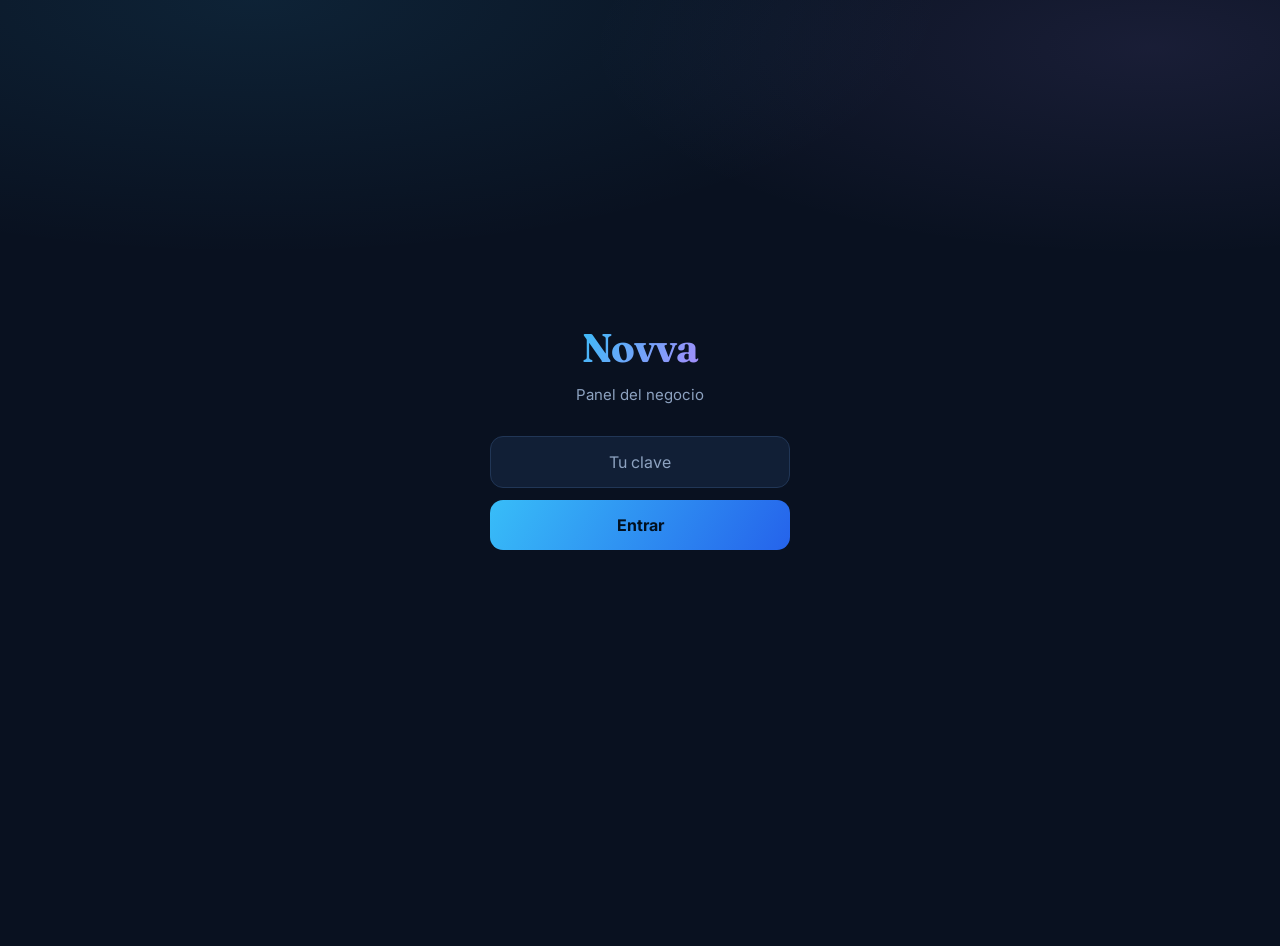
<file: novva-2.html>
<!DOCTYPE html>
<html lang="es">
<head>
<meta charset="UTF-8" />
<meta name="viewport" content="width=device-width, initial-scale=1.0, maximum-scale=1.0" />
<title>Novva · Panel</title>
<link rel="preconnect" href="https://fonts.googleapis.com">
<link rel="preconnect" href="https://fonts.gstatic.com" crossorigin>
<link href="https://fonts.googleapis.com/css2?family=Fraunces:opsz,wght@9..144,500;9..144,600;9..144,700&family=Inter:wght@400;500;600;700&display=swap" rel="stylesheet">
<style>
  :root{
    --bg:#091120; --bg2:#0C1626; --card:#111F36; --card2:#16294682; --line:#213656;
    --ink:#EAF1FB; --muted:#8DA2C0;
    --cyan:#38BDF8; --teal:#2DD4BF; --violet:#A78BFA; --amber:#FBBF24; --rose:#FB7185; --green:#34D399;
  }
  *{box-sizing:border-box;margin:0;padding:0}
  body{background:var(--bg); color:var(--ink); font-family:"Inter",system-ui,sans-serif;
    -webkit-font-smoothing:antialiased; line-height:1.5; padding-bottom:46px;
    background-image:radial-gradient(90% 45% at 20% 0%, rgba(56,189,248,.10), transparent 60%),
                     radial-gradient(80% 40% at 90% 5%, rgba(167,139,250,.10), transparent 55%)}
  .wrap{max-width:560px; margin:0 auto; padding:0 16px}
  h1,h2,h3,.num,.brand,.logo,.price,.total{font-family:"Fraunces",Georgia,serif}
  .num{font-variant-numeric:tabular-nums; letter-spacing:-.01em}
  .hidden{display:none !important}
  @keyframes fade{from{opacity:0; transform:translateY(6px)}to{opacity:1; transform:none}}
  .fade{animation:fade .35s ease both}

  #login{min-height:100vh; display:flex; flex-direction:column; justify-content:center; align-items:center; padding:24px; text-align:center}
  #login .logo{font-weight:700; font-size:40px; letter-spacing:-.02em; background:linear-gradient(120deg,var(--cyan),var(--violet)); -webkit-background-clip:text; background-clip:text; -webkit-text-fill-color:transparent}
  #login .tag{color:var(--muted); margin:6px 0 30px; font-size:15px}
  #login input{width:100%; max-width:300px; padding:15px 16px; border:1.5px solid var(--line); border-radius:13px; font-size:16px; font-family:inherit; text-align:center; background:var(--card); color:var(--ink)}
  #login input::placeholder{color:var(--muted)}
  #login input:focus{outline:none; border-color:var(--cyan); box-shadow:0 0 0 4px rgba(56,189,248,.15)}
  #login button{width:100%; max-width:300px; margin-top:12px; padding:15px; border:none; border-radius:13px; background:linear-gradient(120deg,var(--cyan),#2563EB); color:#02101F; font-size:16px; font-weight:700; font-family:inherit; cursor:pointer}
  #login .err{color:var(--rose); font-size:14px; margin-top:14px; min-height:18px; max-width:320px}

  header{background:linear-gradient(135deg,#0E2038,#0A1526); border-bottom:1px solid var(--line); padding:22px 0 18px}
  header .wrap{display:flex; align-items:center; justify-content:space-between}
  .brand{font-weight:700; font-size:23px; letter-spacing:-.02em; background:linear-gradient(120deg,var(--cyan),var(--violet)); -webkit-background-clip:text; background-clip:text; -webkit-text-fill-color:transparent}
  .brand-tag{font-size:11px; color:var(--muted); letter-spacing:.14em; text-transform:uppercase; margin-top:2px}
  .status{display:flex; align-items:center; gap:6px; font-size:12.5px; color:var(--muted)}
  .dot{width:8px; height:8px; border-radius:50%; background:var(--green); animation:pulse 2s infinite}
  @keyframes pulse{0%{box-shadow:0 0 0 0 rgba(52,211,153,.5)}70%{box-shadow:0 0 0 7px rgba(52,211,153,0)}100%{box-shadow:0 0 0 0 rgba(52,211,153,0)}}

  nav{position:sticky; top:0; z-index:5; background:rgba(9,17,32,.85); backdrop-filter:blur(10px); border-bottom:1px solid var(--line)}
  nav .wrap{display:flex; gap:4px; padding:8px 12px; overflow-x:auto; scrollbar-width:none}
  nav .wrap::-webkit-scrollbar{display:none}
  .tab{flex:0 0 auto; padding:10px 14px; border:none; background:transparent; font-family:inherit; font-size:13px; font-weight:600; color:var(--muted); border-radius:10px; cursor:pointer; white-space:nowrap; transition:.2s}
  .tab.on{background:linear-gradient(120deg,var(--cyan),#2563EB); color:#02101F}
  /* --- barra principal: 5 secciones repartidas parejo --- */
  nav .wrap{gap:6px; justify-content:space-between}
  .tab{flex:1 1 0; text-align:center; padding:11px 8px; font-size:13.5px}
  /* --- sub-pestañas dentro de una sección --- */
  .grupo{animation:fade .35s ease both}
  .subnav{display:flex; gap:5px; margin:2px 0 16px; background:var(--card2); padding:5px; border-radius:13px; overflow-x:auto; scrollbar-width:none}
  .subnav::-webkit-scrollbar{display:none}
  .subtab{flex:1 1 0; padding:9px 12px; border:none; background:transparent; font-family:inherit; font-size:13px; font-weight:600; color:var(--muted); border-radius:9px; cursor:pointer; white-space:nowrap; transition:.2s}
  .subtab.on{background:var(--card); color:var(--ink); box-shadow:0 1px 4px rgba(0,0,0,.28)}

  main{padding-top:18px}

  .stats{display:grid; grid-template-columns:1fr 1fr; gap:11px}
  .stat{border-radius:16px; padding:16px; border:1px solid var(--line); background:var(--card); position:relative; overflow:hidden; box-shadow:0 1px 3px rgba(0,0,0,.2)}
  .stat .n{font-size:32px; font-weight:700; line-height:1}
  .stat .l{font-size:12.5px; color:var(--muted); margin-top:6px}
  .stat::after{content:""; position:absolute; right:-20px; top:-20px; width:72px; height:72px; border-radius:50%; opacity:.16}
  .s-cyan .n{color:var(--cyan)} .s-cyan::after{background:var(--cyan)}
  .s-violet .n{color:var(--violet)} .s-violet::after{background:var(--violet)}
  .s-amber .n{color:var(--amber)} .s-amber::after{background:var(--amber)}
  .s-green .n{color:var(--green)} .s-green::after{background:var(--green)}

  .money{background:linear-gradient(120deg,#0F2A33,#12233E); border:1px solid var(--line); border-radius:16px; padding:17px; margin-top:11px; display:flex; align-items:baseline; justify-content:space-between}
  .money .k{font-size:13px; color:var(--muted)}
  .money .v{font-family:"Fraunces"; font-weight:700; font-size:27px; color:var(--teal)}

  .sec-h{display:flex; align-items:center; justify-content:space-between; margin:20px 2px 14px}
  .sec-h h2{font-size:20px; font-weight:600; position:relative; padding-left:13px}
  .sec-h h2::before{content:""; position:absolute; left:0; top:52%; transform:translateY(-50%); width:4px; height:20px; border-radius:3px; background:linear-gradient(180deg,var(--cyan),var(--violet))}
  .add{border:none; background:linear-gradient(120deg,var(--amber),#F59E0B); color:#2A1B00; font-family:inherit; font-weight:700; font-size:13px; padding:10px 15px; border-radius:11px; cursor:pointer}

  .searchbar{margin-bottom:12px}
  .searchbar input{width:100%; background:var(--card); border:1px solid var(--line); color:var(--ink); border-radius:12px; padding:12px 14px; font-family:inherit; font-size:14.5px}
  .searchbar input::placeholder{color:var(--muted)}
  .searchbar input:focus{outline:none; border-color:var(--cyan)}
  .filters{display:flex; gap:6px; flex-wrap:wrap; margin-bottom:14px}
  .filt{font-size:12px; font-weight:600; padding:7px 13px; border-radius:20px; border:1px solid var(--line); background:var(--card); color:var(--muted); cursor:pointer; transition:.15s}
  .filt.on{background:var(--ink); color:var(--bg); border-color:var(--ink)}

  .card{background:var(--card); border:1px solid var(--line); border-radius:15px; padding:15px 16px; margin-bottom:10px; box-shadow:0 1px 2px rgba(0,0,0,.18); transition:transform .12s ease, border-color .2s ease}
  .card:active{transform:scale(.995)}
  .card.new{border-color:#5B4A1A; box-shadow:0 0 0 2px rgba(251,191,36,.16)}
  .card .top{display:flex; justify-content:space-between; align-items:flex-start; gap:10px}
  .card .who{font-weight:600; font-size:15.5px}
  .card .prod{color:var(--cyan); font-size:13.5px; font-weight:500; margin-top:1px}
  .card .meta{color:var(--muted); font-size:13px; margin-top:9px; line-height:1.6}
  .total{font-weight:600; font-size:17px; white-space:nowrap; color:var(--amber)}

  .estado-row{display:flex; gap:6px; flex-wrap:wrap; margin-top:12px}
  .est-btn{font-size:12px; font-weight:600; padding:7px 11px; border-radius:9px; border:1px solid var(--line); background:var(--bg2); color:var(--muted); cursor:pointer; transition:.15s}
  .est-btn.act{background:var(--green); color:#04231A; border-color:var(--green)}

  .prod-card{display:flex; justify-content:space-between; align-items:center; gap:12px}
  .prod-card .price{font-weight:600; font-size:17px; color:var(--amber)}
  .prod-card .desc{color:var(--muted); font-size:12.5px; margin-top:3px}
  .badge{display:inline-block; font-size:11px; font-weight:600; padding:3px 10px; border-radius:20px; text-transform:capitalize}
  .b-ok{background:rgba(52,211,153,.16); color:var(--green)}
  .b-ver{background:rgba(251,191,36,.16); color:var(--amber)}
  .b-nuevo{background:rgba(56,189,248,.16); color:var(--cyan)}
  .b-otro{background:rgba(141,162,192,.16); color:var(--muted)}
  .card.ver{border-color:rgba(251,191,36,.5); box-shadow:0 0 0 2px rgba(251,191,36,.14)}
  .confirmar-btn{display:block; width:100%; margin-top:12px; padding:12px; border:none; border-radius:11px; background:linear-gradient(120deg,var(--green),#059669); color:#04231A; font-family:inherit; font-weight:700; font-size:14px; cursor:pointer}
  .confirmar-btn:disabled{opacity:.6}
  .b-no{background:rgba(251,113,133,.16); color:var(--rose)}

  .empty{text-align:center; color:var(--muted); padding:38px 20px}
  .empty .big{font-family:"Fraunces"; font-size:19px; color:var(--ink); margin-bottom:6px}
  .loading{text-align:center; color:var(--muted); padding:34px; font-size:14px}
  .msg-err{background:rgba(251,113,133,.13); color:#FCA5A5; border-radius:12px; padding:12px 14px; font-size:13.5px; margin-bottom:10px; border:1px solid rgba(251,113,133,.28)}

  .intro{color:var(--muted); font-size:13.5px; line-height:1.6}
  #v-fer .intro{background:var(--card); border:1px solid var(--line); border-radius:15px; padding:15px 16px; color:var(--muted); font-size:13.5px; margin-bottom:14px}
  #v-fer .intro b{color:var(--ink)}
  .chips{display:flex; gap:8px; flex-wrap:wrap; margin-bottom:14px}
  .chip{border:1px solid var(--line); background:var(--card); color:var(--cyan); font-family:inherit; font-weight:600; font-size:12.5px; padding:9px 13px; border-radius:20px; cursor:pointer}
  #ferMsgs{display:flex; flex-direction:column; gap:10px; margin-bottom:14px}
  .bub{max-width:86%; padding:11px 14px; border-radius:16px; font-size:14.5px; line-height:1.55; white-space:pre-wrap; animation:fade .25s ease both}
  .bub.me{align-self:flex-end; background:linear-gradient(120deg,var(--cyan),#2563EB); color:#02101F; border-bottom-right-radius:5px}
  .bub.fer{align-self:flex-start; background:var(--card); border:1px solid var(--line); border-bottom-left-radius:5px}
  .ferbar{display:flex; gap:8px}
  .ferbar input{flex:1; padding:13px 14px; border:1.5px solid var(--line); border-radius:13px; font-size:15px; font-family:inherit; background:var(--card); color:var(--ink)}
  .ferbar input::placeholder{color:var(--muted)}
  .ferbar input:focus{outline:none; border-color:var(--cyan)}
  .ferbar button{border:none; background:linear-gradient(120deg,var(--cyan),#2563EB); color:#02101F; font-family:inherit; font-weight:700; padding:0 18px; border-radius:13px; cursor:pointer}

  .modal-bg{position:fixed; inset:0; background:rgba(2,8,18,.7); display:none; align-items:flex-end; z-index:20}
  .modal-bg.show{display:flex}
  .modal{background:var(--bg2); width:100%; max-width:560px; margin:0 auto; border-radius:22px 22px 0 0; padding:22px 18px 30px; max-height:92vh; overflow:auto; border-top:1px solid var(--line); animation:fade .25s ease both}
  .modal h3{font-size:21px; margin-bottom:16px}
  .modal label{display:block; font-size:13px; font-weight:600; color:var(--muted); margin:12px 0 5px}
  .modal input, .modal select{width:100%; padding:12px 13px; border:1.5px solid var(--line); border-radius:12px; font-size:15px; font-family:inherit; background:var(--card); color:var(--ink)}
  .modal input::placeholder{color:var(--muted)}
  .modal input:focus,.modal select:focus{outline:none; border-color:var(--cyan)}
  .modal .row2{display:grid; grid-template-columns:1fr 1fr; gap:10px}
  .modal .actions{display:flex; gap:10px; margin-top:22px}
  .modal .save{flex:1; padding:14px; border:none; border-radius:13px; background:linear-gradient(120deg,var(--cyan),#2563EB); color:#02101F; font-weight:700; font-size:15px; font-family:inherit; cursor:pointer}
  .modal .cancel{padding:14px 18px; border:1.5px solid var(--line); border-radius:13px; background:var(--card); color:var(--ink); font-weight:600; font-family:inherit; cursor:pointer}
</style>
</head>
<body>

<div id="login">
  <div class="logo" id="marcaLogin">Novva</div>
  <div class="tag">Panel del negocio</div>
  <input id="clave" type="password" placeholder="Tu clave" autocomplete="off" />
  <button id="entrar">Entrar</button>
  <div class="err" id="loginErr"></div>
</div>

<div id="app" class="hidden">
  <header><div class="wrap">
    <div class="brand" id="marcaHeader">Novva</div>
    <div style="display:flex;align-items:center;gap:12px"><div class="status"><span class="dot"></span> Fer atendiendo</div><button id="cfgBtn" style="background:none;border:none;color:var(--muted);font-size:19px;cursor:pointer;padding:0">⚙️</button></div>
  </div></header>

  <nav><div class="wrap">
    <button class="tab on" data-g="inicio">Inicio</button>
    <button class="tab" data-g="ventas">Ventas</button>
    <button class="tab" data-g="fer">Fer</button>
    <button class="tab" data-g="productos">Productos</button>
    <button class="tab" data-g="numeros">Números</button>
  </div></nav>

  <main class="wrap">
    <!-- INICIO -->
    <div class="grupo" id="g-inicio">
      <div class="subnav" id="sub-inicio"></div>
      <div id="v-panorama">
        <section id="v-resumen"></section>
        <section id="v-dia" style="margin-top:10px"></section>
      </div>
      <section id="v-diagnostico" class="hidden"></section>
    </div>
    <!-- VENTAS -->
    <div class="grupo hidden" id="g-ventas">
      <div class="subnav" id="sub-ventas"></div>
      <section id="v-pedidos"></section>
      <section id="v-pendientes" class="hidden"></section>
      <section id="v-postventa" class="hidden"></section>
      <section id="v-buscar" class="hidden"></section>
    </div>
    <!-- FER -->
    <div class="grupo hidden" id="g-fer">
      <div class="subnav" id="sub-fer"></div>
      <section id="v-fer"></section>
      <section id="v-charlas" class="hidden"></section>
      <section id="v-analisis" class="hidden"></section>
    </div>
    <!-- PRODUCTOS -->
    <div class="grupo hidden" id="g-productos">
      <section id="v-catalogo"></section>
    </div>
    <!-- NÚMEROS -->
    <div class="grupo hidden" id="g-numeros">
      <div class="subnav" id="sub-numeros"></div>
      <section id="v-ganancia"></section>
      <section id="v-ventasmes" class="hidden"></section>
      <section id="v-seguimiento" class="hidden"></section>
    </div>
  </main>
</div>

<div class="modal-bg" id="modalPedido">
  <div class="modal">
    <h3>Cargar venta a mano</h3>
    <div id="pErr" class="msg-err hidden"></div>
    <label>Producto</label><input id="p-producto" placeholder="Ej: Depiladora IPL" />
    <div class="row2">
      <div><label>Precio (Gs.)</label><input id="p-total" inputmode="numeric" placeholder="280.000" /></div>
      <div><label>Estado</label><select id="p-estado"><option>Nuevo</option><option>Confirmado</option><option>Enviado</option><option>Entregado</option></select></div>
    </div>
    <label>Nombre del cliente</label><input id="p-nombre" placeholder="Nombre y apellido" />
    <div class="row2">
      <div><label>Ciudad</label><input id="p-ciudad" placeholder="Ciudad" /></div>
      <div><label>Teléfono</label><input id="p-tel" inputmode="tel" placeholder="09xx xxxxxx" /></div>
    </div>
    <label>Dirección</label><input id="p-dir" placeholder="Dirección de entrega" />
    <div class="actions"><button class="cancel" data-close>Cancelar</button><button class="save" id="pSave">Guardar venta</button></div>
  </div>
</div>

<div class="modal-bg" id="modalProd">
  <div class="modal">
    <h3>Nuevo producto</h3>
    <div id="prErr" class="msg-err hidden"></div>
    <label>Nombre del producto</label><input id="pr-nombre" placeholder="Ej: Depiladora IPL" />
    <div class="row2">
      <div><label>Precio (Gs.)</label><input id="pr-precio" inputmode="numeric" placeholder="280.000" /></div>
      <div><label>Disponibilidad</label><select id="pr-stock"><option value="disponible">Disponible</option><option value="agotado">Agotado</option></select></div>
    </div>
    <label>Descripción corta</label><input id="pr-desc" placeholder="Para qué sirve, en pocas palabras" />
    <div class="actions"><button class="cancel" data-close>Cancelar</button><button class="save" id="prSave">Guardar producto</button></div>
  </div>
</div>

<div class="modal-bg" id="modalCfg">
  <div class="modal">
    <h3>⚙️ Configuración</h3>
    <label>Tema de colores</label>
    <div id="temas" style="display:grid;grid-template-columns:1fr 1fr;gap:10px;margin-top:4px"></div>
    <label style="margin-top:18px">Nombre de la tienda</label>
    <input id="cfg-marca" placeholder="Novva" />
    <div class="actions"><button class="cancel" data-close>Cerrar</button><button class="save" id="cfgSave">Guardar nombre</button></div>
  </div>
</div>

<script>
const BACKEND = "https://guaranistorebot.onrender.com";
// 👇 CAMBIÁ ACÁ EL NOMBRE DE TU TIENDA (ej: "Lumé", "Selecta", "Prisma", "Novva")
// ---- Marca y Temas (configurables desde ⚙️) ----
let MARCA = "Novva";
try{ MARCA = localStorage.getItem("novva_marca") || MARCA; }catch(e){}
function aplicarMarca(){ document.getElementById("marcaLogin").textContent=MARCA; document.getElementById("marcaHeader").textContent=MARCA; document.title=MARCA+" · Panel"; }
aplicarMarca();

const TEMAS = {
  "Noche":    {bg:"#091120",bg2:"#0C1626",card:"#111F36",line:"#213656",ink:"#EAF1FB",muted:"#8DA2C0",cyan:"#38BDF8",violet:"#A78BFA",amber:"#FBBF24",green:"#34D399",rose:"#FB7185"},
  "Bosque":   {bg:"#0A1512",bg2:"#0E1B17",card:"#14241E",line:"#24382E",ink:"#EAF3EC",muted:"#90A89A",cyan:"#34D399",violet:"#6EE7B7",amber:"#E8B45C",green:"#34D399",rose:"#F0876B"},
  "Vino":     {bg:"#150E1A",bg2:"#1B1222",card:"#241730",line:"#3A2748",ink:"#F2EAF6",muted:"#A995B5",cyan:"#C084FC",violet:"#F0ABFC",amber:"#FBBF24",green:"#34D399",rose:"#FB7185"},
  "Océano":   {bg:"#06181C",bg2:"#0A2026",card:"#0E2A31",line:"#1E4149",ink:"#E6F5F6",muted:"#86AAB0",cyan:"#2DD4BF",violet:"#38BDF8",amber:"#FBBF24",green:"#34D399",rose:"#FB7185"},
  "Carbón":   {bg:"#0F1115",bg2:"#15181D",card:"#1B1F26",line:"#2C323C",ink:"#ECEEF2",muted:"#9AA3B0",cyan:"#E8B45C",violet:"#A78BFA",amber:"#FBBF24",green:"#34D399",rose:"#FB7185"},
  "Amanecer": {bg:"#1A100C",bg2:"#22150E",card:"#2C1D14",line:"#46301F",ink:"#F7ECE3",muted:"#B79A86",cyan:"#FB923C",violet:"#FBBF24",amber:"#FCD34D",green:"#34D399",rose:"#FB7185"},
  "Cielo":    {bg:"#0A1020",bg2:"#0E1730",card:"#14203F",line:"#263A63",ink:"#E8EEFB",muted:"#93A6C8",cyan:"#60A5FA",violet:"#818CF8",amber:"#FBBF24",green:"#34D399",rose:"#FB7185"},
  "Menta":    {bg:"#08181A",bg2:"#0C2124",card:"#103034",line:"#1E464C",ink:"#E4F5F3",muted:"#85AEAC",cyan:"#2DD4BF",violet:"#5EEAD4",amber:"#FBBF24",green:"#34D399",rose:"#FB7185"},
  "Cereza":   {bg:"#180A10",bg2:"#201017",card:"#2C1620",line:"#48283A",ink:"#F8E9F0",muted:"#BF95A8",cyan:"#FB7185",violet:"#F472B6",amber:"#FBBF24",green:"#34D399",rose:"#FB7185"},
  "Dorado":   {bg:"#14110A",bg2:"#1C1810",card:"#262115",line:"#423922",ink:"#F5EFDF",muted:"#B7A985",cyan:"#E8B45C",violet:"#FCD34D",amber:"#FCD34D",green:"#34D399",rose:"#FB7185"},
  "Uva":      {bg:"#120A1C",bg2:"#180F26",card:"#211634",line:"#382651",ink:"#EFE7FA",muted:"#A594C0",cyan:"#A78BFA",violet:"#C4B5FD",amber:"#FBBF24",green:"#34D399",rose:"#FB7185"},
  "Grafito":  {bg:"#0D0F12",bg2:"#131519",card:"#191C22",line:"#2A2F38",ink:"#EAEDF2",muted:"#98A0AD",cyan:"#38BDF8",violet:"#A78BFA",amber:"#FBBF24",green:"#34D399",rose:"#FB7185"}
};
function aplicarTema(nombre){
  const t=TEMAS[nombre]||TEMAS["Noche"]; const r=document.documentElement;
  for(const k in t){ r.style.setProperty("--"+k, t[k]); }
  try{ localStorage.setItem("novva_tema", nombre); }catch(e){}
}
try{ const g=localStorage.getItem("novva_tema"); if(g&&TEMAS[g]) aplicarTema(g); }catch(e){}

document.getElementById("cfgBtn").onclick=function(){
  const cont=document.getElementById("temas");
  cont.innerHTML=Object.keys(TEMAS).map(function(n){ const t=TEMAS[n];
    return '<button class="filt" data-tema="'+n+'" style="display:flex;align-items:center;gap:8px;padding:11px 12px"><span style="width:16px;height:16px;border-radius:50%;background:'+t.cyan+';box-shadow:0 0 0 2px '+t.bg+',0 0 0 3px '+t.line+'"></span>'+n+'</button>';
  }).join("");
  cont.querySelectorAll("[data-tema]").forEach(function(b){ b.onclick=function(){ aplicarTema(b.dataset.tema); }; });
  document.getElementById("cfg-marca").value=MARCA;
  abrir("modalCfg");
};
document.getElementById("cfgSave").onclick=function(){
  const v=document.getElementById("cfg-marca").value.trim();
  if(v){ MARCA=v; aplicarMarca(); try{localStorage.setItem("novva_marca",MARCA);}catch(e){} }
  document.getElementById("modalCfg").classList.remove("show");
};
let CLAVE = "";
let PEDIDOS = [];
let filtroEstado = "todos";
const ESTADOS = ["Nuevo","Confirmado","Enviado","Entregado","Cancelado"];
const FILTROS = [["todos","Todos"],["Nuevo","Nuevos"],["Pendiente de Verificación","Verificando"],["Pagado","Pagados"],["Enviado","Enviados"],["Entregado","Entregados"]];
const $ = s => document.querySelector(s);
const gs = v => { const n=String(v||"").replace(/[^\d]/g,""); return n ? "Gs. "+Number(n).toLocaleString("es-PY") : (v||"-"); };
const num = v => Number(String(v||"").replace(/[^\d]/g,""))||0;
const wait = ms => new Promise(r=>setTimeout(r,ms));

async function api(path, opts){
  opts = opts || {};
  const r = await fetch(BACKEND+path, Object.assign({}, opts, {headers:Object.assign({"Content-Type":"application/json","X-Clave":CLAVE}, opts.headers||{})}));
  if(r.status===401) throw new Error("401");
  return r.json();
}
function errBox(e){ if(e.message==="401"){ location.reload(); return ""; } return '<div class="msg-err">No pude traer los datos. Si el bot estaba dormido, esperá unos segundos y recargá.</div>'; }

// ---- LOGIN con reintento (Render se duerme en el plan gratis) ----
$("#entrar").onclick = entrar;
$("#clave").addEventListener("keydown", function(e){ if(e.key==="Enter") entrar(); });
async function entrar(){
  CLAVE = $("#clave").value.trim();
  $("#loginErr").textContent="";
  if(!CLAVE){ $("#loginErr").textContent="Escribí tu clave"; return; }
  const btn=$("#entrar");
  for(let i=1;i<=4;i++){
    btn.textContent = i===1 ? "Entrando…" : "Despertando el servidor… ("+i+"/4)";
    try{
      const r = await fetch(BACKEND+"/api/panel/resumen", {headers:{"X-Clave":CLAVE}});
      if(r.status===401){ $("#loginErr").textContent="Clave incorrecta"; btn.textContent="Entrar"; return; }
      if(r.status===404){ $("#loginErr").textContent="El panel todavía no está activo en el servidor. Esperá 1 minuto y probá de nuevo."; btn.textContent="Entrar"; return; }
      if(!r.ok){ throw new Error("http"); }
      $("#login").classList.add("hidden"); $("#app").classList.remove("hidden"); abrirGrupo("inicio"); return;
    }catch(e){
      if(i<4){ await wait(4000); continue; }
      $("#loginErr").textContent="No pude conectar. Si recién prendiste el bot, esperá un momento y volvé a intentar.";
      btn.textContent="Entrar";
    }
  }
}

// ====== NAVEGACIÓN POR GRUPOS + SUB-PESTAÑAS ======
const GRUPOS = {
  inicio:    { views:["panorama","diagnostico"], labels:["Panorama","Estado"] },
  ventas:    { views:["pedidos","pendientes","postventa","buscar"], labels:["Pedidos","Por cobrar","Post-venta","Buscar"] },
  fer:       { views:["fer","charlas","analisis"], labels:["Chat","Charlas","Análisis"] },
  productos: { views:["catalogo"] },
  numeros:   { views:["ganancia","ventasmes","seguimiento"], labels:["Ganancia","Por mes","Sin comprar"] }
};
const LOADERS = {
  panorama:cargarPanorama, resumen:cargarResumen, dia:cargarDia, pedidos:cargarPedidos, pendientes:cargarPendientes,
  diagnostico:cargarDiagnostico,
  buscar:pintarBuscar, postventa:cargarPostventa, fer:pintarFer, charlas:cargarCharlas, analisis:cargarAnalisis,
  catalogo:cargarCatalogo, ganancia:pintarGanancia, ventasmes:cargarVentasMes, seguimiento:cargarSeguimiento
};
function mostrarVista(v){
  const s=$("#v-"+v); if(!s) return;
  s.classList.remove("hidden","fade"); void s.offsetWidth; s.classList.add("fade");
  if(LOADERS[v]) LOADERS[v]();
}
function abrirGrupo(g){
  document.querySelectorAll(".tab").forEach(function(x){ x.classList.toggle("on", x.dataset.g===g); });
  document.querySelectorAll(".grupo").forEach(function(x){ x.classList.add("hidden"); });
  $("#g-"+g).classList.remove("hidden");
  const conf=GRUPOS[g];
  conf.views.forEach(function(v){ const s=$("#v-"+v); if(s) s.classList.add("hidden"); });
  const sub=$("#sub-"+g);
  if(conf.views.length>1 && sub){
    sub.innerHTML=conf.views.map(function(v,i){ return '<button class="subtab'+(i===0?" on":"")+'" data-v="'+v+'">'+conf.labels[i]+'</button>'; }).join("");
    sub.querySelectorAll(".subtab").forEach(function(b){ b.onclick=function(){
      sub.querySelectorAll(".subtab").forEach(function(x){ x.classList.remove("on"); }); b.classList.add("on");
      conf.views.forEach(function(v){ const s=$("#v-"+v); if(s) s.classList.add("hidden"); });
      mostrarVista(b.dataset.v);
    };});
    mostrarVista(conf.views[0]);
  } else {
    mostrarVista(conf.views[0]);
  }
}
document.querySelectorAll(".tab").forEach(function(t){ t.onclick=function(){ abrirGrupo(t.dataset.g); }; });

function countUp(el){ const t=+el.dataset.v||0; let s=null; const dur=650;
  function step(ts){ if(!s)s=ts; const p=Math.min((ts-s)/dur,1); el.textContent=(el.dataset.pre||"")+Math.round(p*t); if(p<1) requestAnimationFrame(step); }
  requestAnimationFrame(step);
}

async function cargarResumen(){
  const el=$("#v-resumen"); el.innerHTML='<div class="loading">Cargando…</div>';
  try{
    const d = await api("/api/panel/resumen");
    let facturado = 0;
    try{ const pp=await api("/api/panel/pedidos"); (pp.pedidos||[]).forEach(function(p){ if(String(p.estado).toLowerCase()==="entregado") facturado+=num(p.total); }); }catch(e){}
    const alerta = (d.nuevos||0)>0;
    el.innerHTML =
      '<div class="stats">'+
        '<div class="stat s-cyan"><div class="n num" data-v="'+(d.total||0)+'">0</div><div class="l">Ventas totales</div></div>'+
        '<div class="stat s-violet"><div class="n num" data-v="'+(d.hoy||0)+'">0</div><div class="l">Ventas hoy</div></div>'+
        '<div class="stat s-amber"><div class="n num" data-v="'+(d.nuevos||0)+'" data-pre="'+(alerta?"🔔 ":"")+'">0</div><div class="l">Por despachar</div></div>'+
        '<div class="stat s-green"><div class="n num" data-v="'+(d.entregados||0)+'">0</div><div class="l">Entregados</div></div>'+
      '</div>'+
      '<div class="money"><span class="k">Facturado (entregados)</span><span class="v">'+gs(facturado)+'</span></div>'+
      '<div class="empty"><div class="big">Tu negocio, de un vistazo</div>'+(alerta?'Tenés pedidos nuevos esperando — miralos en Pedidos.':'Cargá tus ventas en Pedidos y las vas viendo acá.')+'</div>';
    document.querySelectorAll("#v-resumen .num").forEach(countUp);
    // aviso de stock (no rompe si falla)
    try{
      const s=await api("/api/panel/stock-alerta");
      if(s.hay_alerta){
        const ag=(s.agotados||[]);
        const bj=(s.stock_bajo||[]);
        let txt="";
        if(ag.length) txt+="Agotados: "+ag.join(", ")+". ";
        if(bj.length) txt+="Poco stock: "+bj.map(function(x){return x.producto+" ("+x.quedan+")";}).join(", ")+".";
        const aviso=document.createElement("div");
        aviso.className="card";
        aviso.style="border:1px solid var(--amber);background:var(--card)";
        aviso.innerHTML='<b style="color:var(--amber)">⚠️ Revisá el stock</b><div class="meta" style="margin-top:4px">'+txt+'</div>';
        el.prepend(aviso);
      }
    }catch(e){}
  }catch(e){ el.innerHTML=errBox(e); }
}

async function cargarPedidos(){
  const el=$("#v-pedidos");
  el.innerHTML='<div class="sec-h"><h2>Pedidos</h2><button class="add" id="btnAddP">+ Cargar venta</button></div>'+
    '<div class="searchbar"><input id="buscar" placeholder="Buscar cliente, ciudad o producto…" /></div>'+
    '<div class="filters" id="filtros"></div><div id="listaPed"><div class="loading">Cargando…</div></div>';
  $("#btnAddP").onclick=function(){abrir("modalPedido");};
  $("#filtros").innerHTML=FILTROS.map(function(f){return '<button class="filt '+(filtroEstado===f[0]?'on':'')+'" data-f="'+f[0]+'">'+f[1]+'</button>';}).join("");
  document.querySelectorAll(".filt").forEach(function(b){ b.onclick=function(){ filtroEstado=b.dataset.f; document.querySelectorAll(".filt").forEach(function(x){x.classList.remove("on");}); b.classList.add("on"); pintarLista(); }; });
  $("#buscar").addEventListener("input", pintarLista);
  try{ const d=await api("/api/panel/pedidos"); PEDIDOS=(d.pedidos||[]).filter(function(p){return p.nombre||p.producto||p.total;}); pintarLista(); }
  catch(e){ $("#listaPed").innerHTML=errBox(e); }
}
function pintarLista(){
  const q=($("#buscar")?$("#buscar").value:"").toLowerCase();
  let list=PEDIDOS.filter(function(p){
    const okF = filtroEstado==="todos" || String(p.estado).toLowerCase()===filtroEstado.toLowerCase();
    const okQ = !q || (p.nombre+" "+p.ciudad+" "+p.producto).toLowerCase().indexOf(q)>=0;
    return okF && okQ;
  });
  if(!list.length){ $("#listaPed").innerHTML='<div class="empty"><div class="big">Sin pedidos acá</div>Cargá una venta o cambiá el filtro.</div>'; return; }
  $("#listaPed").innerHTML=list.map(pedidoCard).join(""); bindEstados();
}
function pedidoCard(p){
  const est=String(p.estado).toLowerCase();
  const esNuevo=est==="nuevo";
  const verificando=est.indexOf("verific")>=0 || est.indexOf("pendiente")>=0;
  const botones=ESTADOS.map(function(e){return '<button class="est-btn '+(est===e.toLowerCase()?'act':'')+'" data-id="'+p.id+'" data-e="'+e+'">'+e+'</button>';}).join("");
  const badge='<span class="badge '+(est==="pagado"?"b-ok":(verificando?"b-ver":(esNuevo?"b-nuevo":"b-otro")))+'">'+(p.estado||"Nuevo")+'</span>';
  const btnPago=verificando ? '<button class="confirmar-btn" data-cid="'+p.id+'">✅ Confirmar Pago</button>' : '';
  return '<div class="card '+(esNuevo?'new':'')+(verificando?' ver':'')+'">'+
    '<div class="top"><div><div class="who">'+(p.nombre||"Sin nombre")+'</div><div class="prod">'+(p.producto||"—")+'</div></div><div class="total">'+gs(p.total)+'</div></div>'+
    '<div class="meta">📍 '+(p.ciudad||"-")+' · 📞 '+(p.telefono||"-")+'<br>'+(p.direccion?("🏠 "+p.direccion+"<br>"):"")+'🕒 '+(p.fecha||"-")+'</div>'+
    '<div style="margin-top:10px">'+badge+'</div>'+
    btnPago+
    '<div class="estado-row">'+botones+'</div></div>';
}
function bindEstados(){
  document.querySelectorAll(".est-btn").forEach(function(b){ b.onclick=async function(){
    if(!b.dataset.id) return; b.textContent="…";
    try{ const r=await api("/api/panel/estado",{method:"POST",body:JSON.stringify({id:b.dataset.id,estado:b.dataset.e})});
      if(r.ok){ const pp=PEDIDOS.find(function(x){return x.id===b.dataset.id;}); if(pp) pp.estado=b.dataset.e; pintarLista(); } else alert("No se pudo: "+(r.error||"")); }
    catch(e){ alert("Error de conexión"); }
  };});
  document.querySelectorAll(".confirmar-btn").forEach(function(b){ b.onclick=async function(){
    b.textContent="Confirmando…"; b.disabled=true;
    try{ const r=await api("/api/panel/aprobar-pedido",{method:"POST",body:JSON.stringify({id:b.dataset.cid})});
      if(r.ok){ const pp=PEDIDOS.find(function(x){return x.id===b.dataset.cid;}); if(pp) pp.estado="Pagado"; pintarLista(); } else { alert("No se pudo confirmar: "+(r.error||"")); b.textContent="✅ Confirmar Pago"; b.disabled=false; } }
    catch(e){ alert("Error de conexión"); b.textContent="✅ Confirmar Pago"; b.disabled=false; }
  };});
}

async function cargarCatalogo(){
  const el=$("#v-catalogo");
  el.innerHTML='<div class="sec-h"><h2>Catálogo</h2><button class="add" id="btnAddPr">+ Producto</button></div><div class="loading">Cargando…</div>';
  $("#btnAddPr").onclick=function(){abrir("modalProd");};
  try{
    const d=await api("/api/panel/catalogo"); const list=d.productos||[];
    if(!list.length){ el.querySelector(".loading").outerHTML='<div class="empty"><div class="big">Catálogo vacío</div>Agregá tu primer producto con “+ Producto”.</div>'; return; }
    el.querySelector(".loading").outerHTML=list.map(function(p,i){
      const ok=String(p.stock).toLowerCase()==="disponible";
      const costo=num(p.costo);
      const gan = num(p.precio)-costo;
      const costoLinea = costo>0
        ? '<div class="meta" style="margin-top:6px">Costo: '+gs(costo)+' · Ganás: <b style="color:var(--green)">'+gs(gan)+'</b></div>'
        : '<div class="meta" style="margin-top:6px;color:var(--amber)">⚠️ Sin costo cargado</div>';
      return '<div class="card prod-card" style="flex-direction:column;align-items:stretch"><div style="display:flex;justify-content:space-between"><div><div class="who">'+(p.nombre||"Producto")+'</div><div class="desc">'+(p.descripcion||"")+'</div><div style="margin-top:7px"><span class="badge '+(ok?'b-ok':'b-no')+'">'+(p.stock||"sin estado")+'</span></div></div><div class="price">'+gs(p.precio)+'</div></div>'+
        costoLinea+
        '<button class="add" data-cid="'+p.id+'" data-cnom="'+(p.nombre||"")+'" style="margin-top:10px">✎ '+(costo>0?"Editar":"Cargar")+' costo</button>'+
        '</div>';
    }).join("");
    document.querySelectorAll("#v-catalogo [data-cid]").forEach(function(b){
      b.onclick=function(){ editarCosto(b.dataset.cid, b.dataset.cnom); };
    });
  }catch(e){ el.querySelector(".loading").outerHTML=errBox(e); }
}
async function editarCosto(id, nombre){
  const v=prompt("¿Cuánto te cuesta a vos "+nombre+"? (solo el número, sin puntos)");
  if(v===null) return;
  const costo=num(v);
  try{
    const r=await api("/api/panel/editar-costo",{method:"POST",body:JSON.stringify({id:id,costo:costo})});
    if(r.ok){ ganPintado=false; cargarCatalogo(); }
    else alert("No se pudo guardar: "+(r.error||"revisá que el catálogo tenga la columna costo_gs"));
  }catch(e){ alert("Error de conexión."); }
}

let ferPintado=false;
function pintarFer(){
  if(ferPintado) return; ferPintado=true;
  $("#v-fer").innerHTML=
    '<div class="intro"><b>Fer, tu asistente.</b> Preguntale por tus ventas, tus charlas con clientes, o qué podés mejorar. Te responde con tus datos reales.</div>'+
    '<div class="chips">'+
      '<button class="chip" data-q="¿Cuántas ventas tengo hoy y en total?">Ventas de hoy</button>'+
      '<button class="chip" data-q="Mostrame los últimos pedidos">Últimos pedidos</button>'+
      '<button class="chip" data-q="Según mis charlas y ventas, ¿qué puedo mejorar?">¿Qué mejorar?</button>'+
    '</div>'+
    '<div id="ferMsgs"></div>'+
    '<div class="ferbar"><input id="ferIn" placeholder="Escribile a Fer…" /><button id="ferSend">Enviar</button></div>';
  document.querySelectorAll(".chip").forEach(function(c){ c.onclick=function(){ $("#ferIn").value=c.dataset.q; mandarFer(); }; });
  $("#ferSend").onclick=mandarFer;
  $("#ferIn").addEventListener("keydown",function(e){ if(e.key==="Enter") mandarFer(); });
}
function bub(txt,who){ const d=document.createElement("div"); d.className="bub "+who; d.textContent=txt; $("#ferMsgs").appendChild(d); d.scrollIntoView({behavior:"smooth"}); return d; }
async function mandarFer(){
  const t=$("#ferIn").value.trim(); if(!t) return;
  $("#ferIn").value=""; bub(t,"me");
  const w=bub("Fer está pensando…","fer");
  try{ const r=await api("/api/panel/fer",{method:"POST",body:JSON.stringify({mensaje:t})}); w.textContent=r.respuesta||"(sin respuesta)"; }
  catch(e){ w.textContent = e.message==="401" ? "Sesión vencida, recargá." : "No pude conectar con Fer. Probá de nuevo."; }
}

// ---- CHARLAS (visor solo lectura de Fer con los clientes) ----
let CHARLAS=[];
async function cargarCharlas(){
  const el=$("#v-charlas");
  el.innerHTML='<div class="sec-h"><h2>Charlas</h2></div><div class="loading">Cargando…</div>';
  try{
    const d=await api("/api/panel/conversaciones");
    CHARLAS=d.conversaciones||[];
    if(!CHARLAS.length){ el.querySelector(".loading").outerHTML='<div class="empty"><div class="big">Sin charlas todavía</div>Cuando Fer hable con un cliente, la vas a ver acá — sin entrar a Facebook.</div>'; return; }
    el.querySelector(".loading").outerHTML=CHARLAS.map(function(c,i){
      return '<div class="card" style="cursor:pointer" data-i="'+i+'"><div class="who">Cliente '+String(c.id).slice(-4)+'</div><div class="meta" style="margin-top:4px">'+(c.ultimo||"")+'</div></div>';
    }).join("");
    document.querySelectorAll("#v-charlas [data-i]").forEach(function(b){ b.onclick=function(){ verCharla(+b.dataset.i); }; });
  }catch(e){ el.querySelector(".loading").outerHTML=errBox(e); }
}
function verCharla(i){
  const c=CHARLAS[i]; const el=$("#v-charlas");
  el.innerHTML='<div class="sec-h"><h2>Cliente '+String(c.id).slice(-4)+'</h2><button class="add" id="volverCh">← Volver</button></div>'+
    '<div class="intro" style="margin-bottom:14px">👀 Solo lectura — mirás cómo charla Fer, sin interrumpir al cliente.</div>'+
    '<div id="ferMsgs">'+c.mensajes.map(function(m){
      return '<div class="bub '+(m.rol==="fer"?"me":"fer")+'">'+(m.rol==="fer"?"":"🧑 ")+m.texto.replace(/</g,"&lt;")+'</div>';
    }).join("")+'</div>';
  $("#volverCh").onclick=cargarCharlas;
}

let ganPintado=false;
async function cargarGananciaReal(){
  const box=$("#gReal"); if(!box) return;
  box.innerHTML='<div class="loading">Calculando con tus ventas…</div>';
  try{
    const d=await api("/api/panel/ganancia");
    const prods=d.productos||[];
    if(!prods.length){ box.innerHTML='<div class="empty">Todavía no hay ventas para calcular ganancia.</div>'; return; }
    let html='<div class="money" style="flex-direction:column;text-align:center;gap:4px;margin-bottom:12px"><span class="k">Ganancia total (con tus ventas reales)</span><span class="v" style="font-size:36px;color:var(--green)">'+gs(d.ganancia_total)+'</span></div>';
    prods.forEach(function(p){
      const sinCosto = !p.costo_cargado;
      html+='<div class="card" style="margin-bottom:10px"><div style="display:flex;justify-content:space-between;align-items:center">'+
        '<div><b style="font-family:Fraunces,serif">'+p.producto+'</b><div class="meta">'+p.ventas+(p.ventas===1?' venta':' ventas')+'</div></div>'+
        '<div style="text-align:right"><b style="font-family:Fraunces,serif;color:'+(sinCosto?'var(--amber)':'var(--green)')+'">'+gs(p.ganancia_total)+'</b>'+
        (sinCosto?'<div class="meta" style="color:var(--amber)">⚠️ falta cargar costo</div>':'<div class="meta">'+gs(p.ganancia_unit)+' c/u</div>')+'</div>'+
        '</div></div>';
    });
    box.innerHTML=html;
  }catch(e){ box.innerHTML=errBox(e); }
}
function pintarGanancia(){
  if(ganPintado) return; ganPintado=true;
  $("#v-ganancia").innerHTML=
    '<div class="sec-h"><h2>Ganancia real de tus ventas</h2></div>'+
    '<div id="gReal"></div>'+
    '<div class="sec-h" style="margin-top:22px"><h2>Simulador</h2></div>'+
    '<div class="sec-h"><h2>Ganancia real</h2></div>'+
    '<div class="intro" style="margin-bottom:14px">Cuánto te queda LIMPIO por cada venta, después de todos los gastos.</div>'+
    '<div class="card">'+
      campoG("gVenta","Precio de venta (Gs.)","280.000")+
      campoG("gCosto","Costo del producto","150.000")+
      campoG("gEnvio","Envío (si lo pagás vos)","0")+
      campoG("gPub","Publicidad por venta","20.000")+
      campoG("gOtros","Otros gastos","0")+
    '</div>'+
    '<div class="money" style="flex-direction:column;text-align:center;gap:4px">'+
      '<span class="k">Ganancia real por venta</span>'+
      '<span class="v" id="gResultado" style="font-size:40px">Gs. 0</span>'+
      '<span class="k" id="gMargen">Margen: —</span>'+
    '</div>'+
    '<div class="card" id="gDetalle" style="margin-top:12px"></div>'+
    '<div class="intro" id="gTip" style="margin-top:2px">Completá los números y te muestro lo que te queda en el bolsillo. 💚</div>';
  ["gVenta","gCosto","gEnvio","gPub","gOtros"].forEach(function(id){ $("#"+id).addEventListener("input",calcGanancia); });
  cargarGananciaReal();
}
function campoG(id,label,ph){ return '<label style="display:block;font-size:13px;font-weight:600;color:var(--muted);margin:12px 0 5px">'+label+'</label><input id="'+id+'" inputmode="numeric" placeholder="'+ph+'" style="width:100%;padding:12px 13px;border:1.5px solid var(--line);border-radius:12px;background:var(--bg);color:var(--ink);font-size:16px;font-family:inherit">'; }
function calcGanancia(){
  const venta=num($("#gVenta").value), costo=num($("#gCosto").value), envio=num($("#gEnvio").value), pub=num($("#gPub").value), otros=num($("#gOtros").value);
  const gan=venta-(costo+envio+pub+otros); const margen=venta>0?(gan/venta*100):0;
  const R=$("#gResultado"); R.textContent=gs(gan); R.style.color = gan>=0 ? "var(--green)" : "var(--rose)";
  $("#gMargen").textContent = venta>0 ? ("Margen: "+margen.toFixed(0)+"%") : "Margen: —";
  $("#gDetalle").innerHTML=
    filaG("Venta",venta,false)+filaG("− Costo producto",costo,true)+filaG("− Envío",envio,true)+filaG("− Publicidad",pub,true)+filaG("− Otros",otros,true);
  if(venta>0){ $("#gTip").textContent = gan<0
    ? "⚠️ Con estos números perdés plata en cada venta. Subí el precio o bajá costos/publicidad."
    : (margen<20 ? "El margen está finito: si la publicidad sube un poco, te quedás sin ganancia. Ojo."
                 : "👍 Buen margen. Este producto sí te deja plata — candidato a meterle más publicidad."); }
}
function filaG(t,v,neg){ return '<div style="display:flex;justify-content:space-between;font-size:14px;padding:5px 0;color:var(--muted)"><span>'+t+'</span><b style="color:'+(neg?'var(--rose)':'var(--ink)')+';font-family:Fraunces,serif">'+gs(v)+'</b></div>'; }

let SEG=[];
async function cargarSeguimiento(){
  const el=$("#v-seguimiento");
  el.innerHTML='<div class="sec-h"><h2>Seguimiento</h2></div><div class="intro" style="margin-bottom:14px">💡 Gente que habló con Fer pero <b>no compró</b>. Son ventas ya pagadas con los ads — recuperalas escribiéndoles de nuevo.</div><div class="loading">Cargando…</div>';
  try{
    const d=await api("/api/panel/seguimiento-plus");
    SEG=d.seguimiento||[];
    if(!SEG.length){ el.querySelector(".loading").outerHTML='<div class="empty"><div class="big">Nada pendiente 🎉</div>Todos los que charlaron ya compraron, o todavía no hay charlas sin cerrar.</div>'; return; }
    el.querySelector(".loading").outerHTML=SEG.map(function(c,i){
      return '<div class="card"><div class="who">Cliente '+String(c.id).slice(-4)+'</div>'+
        '<div class="meta" style="margin-top:4px">💬 '+c.mensajes+' mensajes'+(c.hace_dias!=null?' · hace '+c.hace_dias+(c.hace_dias===1?' día':' días'):'')+' · último: "'+(c.ultimo||"-")+'"</div>'+
        '<button class="add" style="margin-top:12px" data-i="'+i+'">✍️ Sugerir mensaje</button>'+
        '<div class="sug" style="margin-top:10px"></div></div>';
    }).join("");
    document.querySelectorAll("#v-seguimiento [data-i]").forEach(function(b){ b.onclick=function(){ sugerir(+b.dataset.i, b); }; });
  }catch(e){ el.querySelector(".loading").outerHTML=errBox(e); }
}
async function sugerir(i, btn){
  const c=SEG[i]; const cont=btn.nextElementSibling;
  btn.textContent="Pensando…"; btn.disabled=true;
  try{
    const r=await api("/api/panel/reenganche",{method:"POST",body:JSON.stringify({ultimo:c.ultimo})});
    cont.innerHTML='<div class="bub fer" style="max-width:100%">'+(r.mensaje||"(sin respuesta)")+'</div>';
  }catch(e){ cont.innerHTML='<div class="msg-err">No pude generar el mensaje. Probá de nuevo.</div>'; }
  finally{ btn.textContent="✍️ Sugerir otro"; btn.disabled=false; }
}

function abrir(id){ document.querySelectorAll(".msg-err").forEach(function(x){x.classList.add("hidden");}); $("#"+id).classList.add("show"); }
document.querySelectorAll("[data-close]").forEach(function(b){ b.onclick=function(){b.closest(".modal-bg").classList.remove("show");}; });
document.querySelectorAll(".modal-bg").forEach(function(m){ m.onclick=function(e){ if(e.target===m) m.classList.remove("show"); }; });

$("#pSave").onclick=async function(){
  const body={producto:$("#p-producto").value.trim(),total:$("#p-total").value.trim(),estado:$("#p-estado").value,nombre:$("#p-nombre").value.trim(),ciudad:$("#p-ciudad").value.trim(),telefono:$("#p-tel").value.trim(),direccion:$("#p-dir").value.trim()};
  if(!body.nombre&&!body.producto){ merr("pErr","Poné al menos el producto y el cliente."); return; }
  $("#pSave").textContent="Guardando…";
  try{ const r=await api("/api/panel/pedido",{method:"POST",body:JSON.stringify(body)});
    if(r.ok){ $("#modalPedido").classList.remove("show"); ["p-producto","p-total","p-nombre","p-ciudad","p-tel","p-dir"].forEach(function(id){$("#"+id).value="";}); cargarPedidos(); }
    else merr("pErr","No se guardó: "+(r.error||"revisá que Pedidos tenga la columna Producto")); }
  catch(e){ merr("pErr","Error de conexión."); } finally{ $("#pSave").textContent="Guardar venta"; }
};
$("#prSave").onclick=async function(){
  const body={nombre:$("#pr-nombre").value.trim(),precio:$("#pr-precio").value.trim(),stock:$("#pr-stock").value,descripcion:$("#pr-desc").value.trim()};
  if(!body.nombre){ merr("prErr","Poné el nombre del producto."); return; }
  $("#prSave").textContent="Guardando…";
  try{ const r=await api("/api/panel/producto",{method:"POST",body:JSON.stringify(body)});
    if(r.ok){ $("#modalProd").classList.remove("show"); ["pr-nombre","pr-precio","pr-desc"].forEach(function(id){$("#"+id).value="";}); cargarCatalogo(); }
    else merr("prErr","No se guardó: "+(r.error||"")); }
  catch(e){ merr("prErr","Error de conexión."); } finally{ $("#prSave").textContent="Guardar producto"; }
};

// ============ PESTAÑA: HOY (reporte del día) ============
async function cargarDia(){
  const el=$("#v-dia");
  el.innerHTML='<div class="sec-h"><h2>Hoy</h2></div><div class="loading">Cargando…</div>';
  try{
    const d=await api("/api/panel/reporte-dia");
    let html='<div class="sec-h"><h2>Hoy · '+(d.fecha||"")+'</h2></div>'+
      '<div class="stats" style="margin-bottom:14px">'+
        '<div class="stat s-cyan"><div class="n num">'+(d.cantidad||0)+'</div><div class="l">Pedidos de hoy</div></div>'+
        '<div class="stat s-green"><div class="n num" style="font-size:20px">'+gs(d.facturado||0)+'</div><div class="l">Facturado hoy</div></div>'+
      '</div>';
    const ped=d.pedidos||[];
    if(!ped.length){ html+='<div class="empty"><div class="big">Sin ventas todavía hoy</div>¡El día recién arranca! 💪</div>'; }
    else{ html+=ped.map(function(p){
      return '<div class="card"><div style="display:flex;justify-content:space-between;align-items:center">'+
        '<div><b style="font-family:Fraunces,serif">'+(p.nombre||"-")+'</b><div class="meta">'+(p.producto||"-")+' · '+(p.ciudad||"-")+'</div></div>'+
        '<div style="text-align:right"><b style="font-family:Fraunces,serif">'+gs(p.total)+'</b><div class="meta">'+(p.estado||"Nuevo")+'</div></div>'+
      '</div></div>'; }).join(""); }
    el.innerHTML=html;
  }catch(e){ el.querySelector(".loading").outerHTML=errBox(e); }
}

// ============ PESTAÑA: PENDIENTES DE PAGO ============
async function cargarPendientes(){
  const el=$("#v-pendientes");
  el.innerHTML='<div class="sec-h"><h2>Pendientes de cobro</h2></div><div class="intro" style="margin-bottom:14px">Pedidos que todavía no cobraste. Los más viejos, primero.</div><div class="loading">Cargando…</div>';
  try{
    const d=await api("/api/panel/pendientes-pago");
    const list=d.pendientes||[];
    if(!list.length){ el.querySelector(".loading").outerHTML='<div class="empty"><div class="big">Todo al día 🎉</div>No tenés pedidos pendientes de cobro.</div>'; return; }
    el.querySelector(".loading").outerHTML=list.map(function(p){
      const dias=p.hace_dias!=null?p.hace_dias:null;
      const alerta = dias!=null && dias>=2;
      return '<div class="card"><div style="display:flex;justify-content:space-between;align-items:center">'+
        '<div><b style="font-family:Fraunces,serif">'+(p.nombre||"-")+'</b><div class="meta">'+(p.producto||"-")+' · '+(p.ciudad||"-")+'</div></div>'+
        '<div style="text-align:right"><b style="font-family:Fraunces,serif">'+gs(p.total)+'</b>'+
        '<div class="meta" style="color:'+(alerta?"var(--rose)":"var(--muted)")+'">'+(dias!=null?(alerta?"⏰ ":"")+"hace "+dias+(dias===1?" día":" días"):p.estado)+'</div></div>'+
      '</div></div>'; }).join("");
  }catch(e){ el.querySelector(".loading").outerHTML=errBox(e); }
}

// ============ PESTAÑA: BUSCADOR ============
let buscarPintado=false;
function pintarBuscar(){
  if(buscarPintado) return; buscarPintado=true;
  $("#v-buscar").innerHTML=
    '<div class="sec-h"><h2>Buscar pedido</h2></div>'+
    '<div class="intro" style="margin-bottom:12px">Buscá por nombre, ciudad, teléfono o producto.</div>'+
    '<input id="qBuscar" placeholder="Ej: Isabel, Ciudad del Este…" style="width:100%;padding:13px 14px;border:1.5px solid var(--line);border-radius:12px;background:var(--card);color:var(--ink);font-size:16px;font-family:inherit" />'+
    '<div id="resBuscar" style="margin-top:14px"></div>';
  let t=null;
  $("#qBuscar").addEventListener("input", function(){
    clearTimeout(t); const q=this.value.trim();
    const box=$("#resBuscar");
    if(q.length<2){ box.innerHTML=""; return; }
    t=setTimeout(async function(){
      box.innerHTML='<div class="loading">Buscando…</div>';
      try{
        const d=await api("/api/panel/buscar?q="+encodeURIComponent(q));
        const r=d.resultados||[];
        if(!r.length){ box.innerHTML='<div class="empty">Nada encontrado con "'+q+'".</div>'; return; }
        box.innerHTML=r.map(function(p){
          return '<div class="card"><div style="display:flex;justify-content:space-between;align-items:center">'+
            '<div><b style="font-family:Fraunces,serif">'+(p.nombre||"-")+'</b><div class="meta">'+(p.producto||"-")+' · '+(p.ciudad||"-")+' · '+(p.telefono||"-")+'</div></div>'+
            '<div style="text-align:right"><b style="font-family:Fraunces,serif">'+gs(p.total)+'</b><div class="meta">'+(p.estado||"Nuevo")+'</div></div>'+
          '</div></div>'; }).join("");
      }catch(e){ box.innerHTML=errBox(e); }
    }, 350);
  });
}


// ============ FER: análisis de charlas muertas ============
async function cargarAnalisis(){
  const el=$("#v-analisis");
  el.innerHTML='<div class="sec-h"><h2>Análisis de charlas</h2></div><div class="intro" style="margin-bottom:14px">Fer mira las charlas que no terminaron en compra y te dice dónde se caen las ventas.</div><div class="loading">Fer está analizando…</div>';
  try{
    const d=await api("/api/panel/analisis-charlas");
    el.querySelector(".loading").outerHTML='<div class="card"><div style="white-space:pre-wrap;line-height:1.65;font-size:14.5px">'+(d.analisis||"Sin datos por ahora.")+'</div>'+(d.charlas_analizadas?'<div class="meta" style="margin-top:10px">Basado en '+d.charlas_analizadas+' charlas sin venta.</div>':'')+'</div>';
  }catch(e){ el.querySelector(".loading").outerHTML=errBox(e); }
}

// ============ NÚMEROS: ventas por mes (con barras) ============
async function cargarVentasMes(){
  const el=$("#v-ventasmes");
  el.innerHTML='<div class="sec-h"><h2>Ventas por mes</h2></div><div class="loading">Cargando…</div>';
  try{
    const d=await api("/api/panel/ventas-mes");
    const m=d.meses||[];
    if(!m.length){ el.querySelector(".loading").outerHTML='<div class="empty"><div class="big">Sin datos todavía</div>Cuando tengas ventas en varios meses vas a ver acá cómo crece el negocio.</div>'; return; }
    const max=Math.max.apply(null, m.map(function(x){return x.facturado||0;}))||1;
    el.querySelector(".loading").outerHTML=m.map(function(x){
      const pct=Math.max(4, Math.round((x.facturado/max)*100));
      return '<div class="card"><div style="display:flex;justify-content:space-between;align-items:baseline"><b style="font-family:Fraunces,serif;font-size:16px">'+x.mes+'</b><span class="meta">'+x.pedidos+(x.pedidos===1?" pedido":" pedidos")+'</span></div>'+
        '<div style="height:9px;background:var(--bg);border-radius:6px;margin:9px 0 7px;overflow:hidden"><div style="height:100%;width:'+pct+'%;background:linear-gradient(90deg,var(--cyan),var(--violet));border-radius:6px"></div></div>'+
        '<b style="font-family:Fraunces,serif;color:var(--green);font-size:17px">'+gs(x.facturado)+'</b></div>';
    }).join("");
  }catch(e){ el.querySelector(".loading").outerHTML=errBox(e); }
}


// ============ VENTAS: post-venta (mensajes listos para copiar) ============
let POSTV=[];
async function cargarPostventa(){
  const el=$("#v-postventa");
  el.innerHTML='<div class="sec-h"><h2>Post-venta</h2></div><div class="intro" style="margin-bottom:14px">Elegí un pedido y Fer te arma el mensaje. Lo copiás y se lo mandás por Messenger vos mismo. 💬</div><div class="loading">Cargando…</div>';
  try{
    const d=await api("/api/panel/pedidos");
    POSTV=(d.pedidos||[]).filter(function(p){ return p.nombre||p.producto; });
    if(!POSTV.length){ el.querySelector(".loading").outerHTML='<div class="empty"><div class="big">Sin pedidos todavía</div>Cuando tengas ventas, acá vas a poder mandarles seguimiento.</div>'; return; }
    el.querySelector(".loading").outerHTML=POSTV.map(function(p,i){
      return '<div class="card"><div style="display:flex;justify-content:space-between;align-items:center">'+
        '<div><b style="font-family:Fraunces,serif">'+(p.nombre||"-")+'</b><div class="meta">'+(p.producto||"-")+' · '+(p.estado||"Nuevo")+'</div></div></div>'+
        '<div class="pv-btns" style="display:flex;flex-wrap:wrap;gap:7px;margin-top:12px">'+
          pvBtn(i,"camino","🚚 Va en camino")+
          pvBtn(i,"llego","📦 ¿Te llegó?")+
          pvBtn(i,"testimonio","⭐ Pedir foto")+
          pvBtn(i,"recompra","🔁 Recompra")+
        '</div>'+
        '<div class="pv-out" id="pv-out-'+i+'" style="margin-top:10px"></div></div>';
    }).join("");
    el.querySelectorAll(".pv-btns button").forEach(function(b){
      b.onclick=function(){ pvGenerar(+b.dataset.i, b.dataset.tipo, b); };
    });
  }catch(e){ el.querySelector(".loading").outerHTML=errBox(e); }
}
function pvBtn(i,tipo,label){
  return '<button class="pv-b" data-i="'+i+'" data-tipo="'+tipo+'" style="flex:1 1 44%;padding:10px 8px;border:1px solid var(--line);border-radius:11px;background:var(--bg);color:var(--ink);font-family:inherit;font-size:13px;font-weight:600;cursor:pointer">'+label+'</button>';
}
async function pvGenerar(i,tipo,btn){
  const p=POSTV[i]; const out=$("#pv-out-"+i);
  const txtOrig=btn.textContent; btn.textContent="Pensando…"; btn.disabled=true;
  try{
    const r=await api("/api/panel/postventa-mensaje",{method:"POST",body:JSON.stringify({tipo:tipo,nombre:p.nombre,producto:p.producto})});
    const msg=r.mensaje||"(sin respuesta)";
    out.innerHTML='<div class="bub fer" style="max-width:100%;margin:0 0 8px">'+msg+'</div>'+
      '<button class="pv-copy" style="width:100%;padding:11px;border:none;border-radius:11px;background:linear-gradient(120deg,var(--cyan),#2563EB);color:#02101F;font-family:inherit;font-weight:700;font-size:14px;cursor:pointer">📋 Copiar mensaje</button>';
    const cbtn=out.querySelector(".pv-copy");
    cbtn.onclick=function(){
      navigator.clipboard.writeText(msg).then(function(){ cbtn.textContent="✅ ¡Copiado!"; setTimeout(function(){cbtn.textContent="📋 Copiar mensaje";},1500); })
      .catch(function(){ cbtn.textContent="Seleccioná y copiá arriba"; });
    };
  }catch(e){ out.innerHTML='<div class="msg-err">No pude generar el mensaje. Probá de nuevo.</div>'; }
  finally{ btn.textContent=txtOrig; btn.disabled=false; }
}


// ============ INICIO: panorama (resumen + hoy juntos) ============
function cargarPanorama(){
  $("#v-panorama").classList.remove("hidden");
  $("#v-resumen").classList.remove("hidden");
  $("#v-dia").classList.remove("hidden");
  cargarResumen(); cargarDia();
}

// ============ INICIO: diagnóstico del sistema ============
async function cargarDiagnostico(){
  // mostrar el contenedor de diagnóstico y ocultar el panorama
  $("#v-panorama").classList.add("hidden");
  const el=$("#v-diagnostico");
  el.innerHTML='<div class="sec-h"><h2>Estado del sistema</h2></div><div class="intro" style="margin-bottom:14px">Chequeo de que todas las piezas del bot estén funcionando.</div><div class="loading">Revisando…</div>';
  try{
    const d=await api("/api/panel/diagnostico");
    const checks=d.checks||[];
    const okAll=d.salud==="todo_ok";
    let html='<div class="card" style="border:1px solid '+(okAll?"var(--green)":"var(--amber)")+';text-align:center">'+
      '<div style="font-size:34px">'+(okAll?"✅":"⚠️")+'</div>'+
      '<b style="font-family:Fraunces,serif;font-size:19px;color:'+(okAll?"var(--green)":"var(--amber)")+'">'+(okAll?"Todo funcionando":(d.fallas+" cosa(s) para revisar"))+'</b></div>';
    html+=checks.map(function(c){
      const ok=c.estado==="ok";
      return '<div class="card"><div style="display:flex;justify-content:space-between;align-items:flex-start;gap:10px">'+
        '<div><b style="font-family:Fraunces,serif">'+(ok?"✅ ":"⚠️ ")+c.nombre+'</b><div class="meta" style="margin-top:4px;color:'+(ok?"var(--muted)":"var(--amber)")+'">'+c.detalle+'</div></div></div></div>';
    }).join("");
    html+='<button id="diagAvisar" style="width:100%;margin-top:6px;padding:13px;border:none;border-radius:12px;background:var(--card);border:1px solid var(--line);color:var(--ink);font-family:inherit;font-weight:600;font-size:14px;cursor:pointer">📲 Enviarme el estado por Telegram</button>';
    el.innerHTML=html;
    $("#diagAvisar").onclick=async function(){
      this.textContent="Enviando…"; this.disabled=true;
      try{ await api("/api/panel/diagnostico?avisar=1"); this.textContent="✅ Enviado a Telegram"; }
      catch(e){ this.textContent="No se pudo enviar"; }
    };
  }catch(e){ el.querySelector(".loading").outerHTML=errBox(e); }
}

function merr(id,t){ const e=$("#"+id); e.textContent=t; e.classList.remove("hidden"); }
</script>
</body>
</html>
</file>
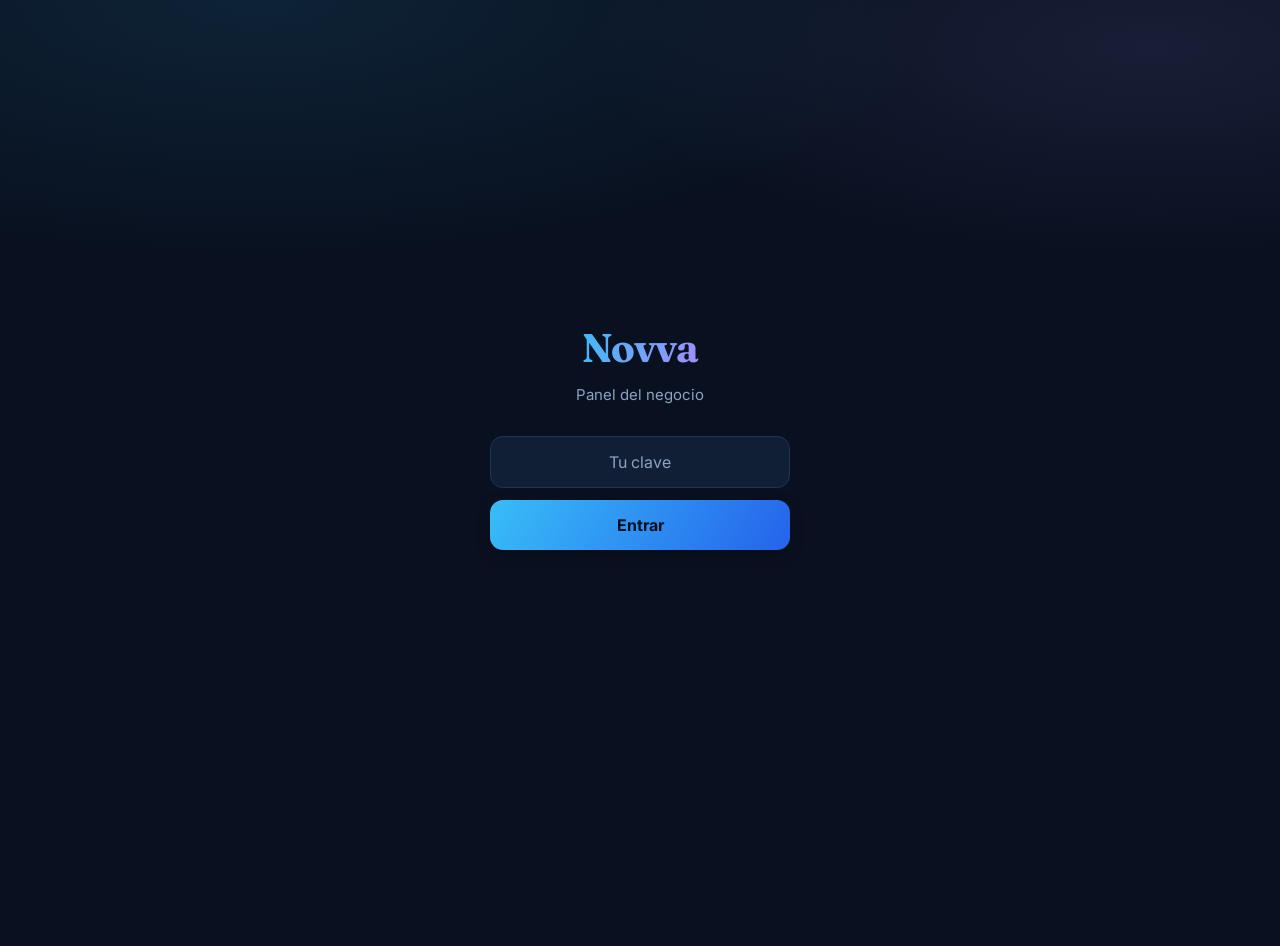
<file: novva-3.html>
<!DOCTYPE html>
<html lang="es">
<head>
<meta charset="UTF-8" />
<meta name="viewport" content="width=device-width, initial-scale=1.0, maximum-scale=1.0" />
<title>Novva · Panel</title>
<link rel="preconnect" href="https://fonts.googleapis.com">
<link rel="preconnect" href="https://fonts.gstatic.com" crossorigin>
<link href="https://fonts.googleapis.com/css2?family=Fraunces:opsz,wght@9..144,500;9..144,600;9..144,700&family=Inter:wght@400;500;600;700&display=swap" rel="stylesheet">
<style>
  :root{
    --bg:#091120; --bg2:#0C1626; --card:#111F36; --card2:#16294682; --line:#213656;
    --ink:#EAF1FB; --muted:#8DA2C0;
    --cyan:#38BDF8; --teal:#2DD4BF; --violet:#A78BFA; --amber:#FBBF24; --rose:#FB7185; --green:#34D399;
  }
  *{box-sizing:border-box;margin:0;padding:0}
  body{background:var(--bg); color:var(--ink); font-family:"Inter",system-ui,sans-serif;
    -webkit-font-smoothing:antialiased; line-height:1.5; padding-bottom:46px; transition:background-color .35s ease, color .3s ease;
    background-image:radial-gradient(90% 45% at 20% 0%, rgba(56,189,248,.10), transparent 60%),
                     radial-gradient(80% 40% at 90% 5%, rgba(167,139,250,.10), transparent 55%)}
  .wrap{max-width:560px; margin:0 auto; padding:0 16px}
  h1,h2,h3,.num,.brand,.logo,.price,.total{font-family:"Fraunces",Georgia,serif}
  .num{font-variant-numeric:tabular-nums; letter-spacing:-.01em}
  .hidden{display:none !important}
  @keyframes fade{from{opacity:0; transform:translateY(6px)}to{opacity:1; transform:none}}
  .fade{animation:fade .35s ease both}

  #login{min-height:100vh; display:flex; flex-direction:column; justify-content:center; align-items:center; padding:24px; text-align:center}
  #login .logo{font-weight:700; font-size:40px; letter-spacing:-.02em; background:linear-gradient(120deg,var(--cyan),var(--violet)); -webkit-background-clip:text; background-clip:text; -webkit-text-fill-color:transparent}
  #login .tag{color:var(--muted); margin:6px 0 30px; font-size:15px}
  #login input{width:100%; max-width:300px; padding:15px 16px; border:1.5px solid var(--line); border-radius:13px; font-size:16px; font-family:inherit; text-align:center; background:var(--card); color:var(--ink)}
  #login input::placeholder{color:var(--muted)}
  #login input:focus{outline:none; border-color:var(--cyan); box-shadow:0 0 0 4px rgba(56,189,248,.15)}
  #login button{width:100%; max-width:300px; margin-top:12px; padding:15px; border:none; border-radius:13px; background:linear-gradient(120deg,var(--cyan),#2563EB); color:#02101F; font-size:16px; font-weight:700; font-family:inherit; cursor:pointer}
  #login .err{color:var(--rose); font-size:14px; margin-top:14px; min-height:18px; max-width:320px}

  header{background:linear-gradient(135deg,var(--bg2),var(--bg)); border-bottom:1px solid var(--line); padding:22px 0 18px; transition:border-color .3s ease}
  header .wrap{display:flex; align-items:center; justify-content:space-between}
  .brand{font-weight:700; font-size:23px; letter-spacing:-.02em; background:linear-gradient(120deg,var(--cyan),var(--violet)); -webkit-background-clip:text; background-clip:text; -webkit-text-fill-color:transparent}
  .brand-tag{font-size:11px; color:var(--muted); letter-spacing:.14em; text-transform:uppercase; margin-top:2px}
  .status{display:flex; align-items:center; gap:6px; font-size:12.5px; color:var(--muted)}
  .dot{width:8px; height:8px; border-radius:50%; background:var(--green); animation:pulse 2s infinite}
  @keyframes pulse{0%{box-shadow:0 0 0 0 rgba(52,211,153,.5)}70%{box-shadow:0 0 0 7px rgba(52,211,153,0)}100%{box-shadow:0 0 0 0 rgba(52,211,153,0)}}

  nav{position:sticky; top:0; z-index:5; background:var(--bg2); backdrop-filter:blur(10px); border-bottom:1px solid var(--line); transition:background-color .35s ease, border-color .3s ease}
  nav .wrap{display:flex; gap:4px; padding:8px 12px; overflow-x:auto; scrollbar-width:none}
  nav .wrap::-webkit-scrollbar{display:none}
  .tab{flex:0 0 auto; padding:10px 14px; border:none; background:transparent; font-family:inherit; font-size:13px; font-weight:600; color:var(--muted); border-radius:10px; cursor:pointer; white-space:nowrap; transition:.2s}
  .tab.on{background:linear-gradient(120deg,var(--cyan),#2563EB); color:#02101F; box-shadow:0 3px 12px rgba(56,189,248,.3)}
  /* --- barra principal: 5 secciones repartidas parejo --- */
  nav .wrap{gap:6px; justify-content:space-between}
  .tab{flex:1 1 0; text-align:center; padding:11px 8px; font-size:13.5px}
  /* --- sub-pestañas dentro de una sección --- */
  .grupo{animation:fade .35s ease both}
  .subnav{display:flex; gap:5px; margin:2px 0 16px; background:var(--bg2); padding:5px; border-radius:13px; overflow-x:auto; scrollbar-width:none}
  .subnav::-webkit-scrollbar{display:none}
  .subtab{flex:1 1 0; padding:9px 12px; border:none; background:transparent; font-family:inherit; font-size:13px; font-weight:600; color:var(--muted); border-radius:9px; cursor:pointer; white-space:nowrap; transition:.2s}
  .subtab.on{background:var(--card); color:var(--ink); box-shadow:0 1px 4px rgba(0,0,0,.28)}

  main{padding-top:18px}

  .stats{display:grid; grid-template-columns:1fr 1fr; gap:11px}
  .stat{border-radius:16px; padding:16px; border:1px solid var(--line); background:linear-gradient(158deg,var(--card),var(--bg2)); position:relative; overflow:hidden; box-shadow:0 3px 14px rgba(0,0,0,.3); transition:transform .15s ease, border-color .3s ease}
  .stat:active{transform:scale(.98)}
  .stat .n{font-size:32px; font-weight:700; line-height:1}
  .stat .l{font-size:12.5px; color:var(--muted); margin-top:6px}
  .stat::after{content:""; position:absolute; right:-20px; top:-20px; width:72px; height:72px; border-radius:50%; opacity:.16}
  .s-cyan .n{color:var(--cyan)} .s-cyan::after{background:var(--cyan)}
  .s-violet .n{color:var(--violet)} .s-violet::after{background:var(--violet)}
  .s-amber .n{color:var(--amber)} .s-amber::after{background:var(--amber)}
  .s-green .n{color:var(--green)} .s-green::after{background:var(--green)}

  .money{background:linear-gradient(120deg,var(--card),var(--bg2)); border:1px solid var(--line); border-left:3px solid var(--cyan); border-radius:16px; padding:17px; margin-top:11px; display:flex; align-items:baseline; justify-content:space-between; box-shadow:0 3px 14px rgba(0,0,0,.22); transition:border-color .3s ease}
  .money .k{font-size:13px; color:var(--muted)}
  .money .v{font-family:"Fraunces"; font-weight:700; font-size:27px; color:var(--cyan)}

  .sec-h{display:flex; align-items:center; justify-content:space-between; margin:20px 2px 14px}
  .sec-h h2{font-size:20px; font-weight:600; position:relative; padding-left:13px}
  .sec-h h2::before{content:""; position:absolute; left:0; top:52%; transform:translateY(-50%); width:4px; height:20px; border-radius:3px; background:linear-gradient(180deg,var(--cyan),var(--violet))}
  .add{border:none; background:linear-gradient(120deg,var(--amber),#F59E0B); color:#2A1B00; font-family:inherit; font-weight:700; font-size:13px; padding:10px 15px; border-radius:11px; cursor:pointer; box-shadow:0 3px 11px rgba(251,191,36,.26); transition:transform .12s ease, box-shadow .2s ease}
  .add:active{transform:scale(.96)}

  .searchbar{margin-bottom:12px}
  .searchbar input{width:100%; background:var(--card); border:1px solid var(--line); color:var(--ink); border-radius:12px; padding:12px 14px; font-family:inherit; font-size:14.5px}
  .searchbar input::placeholder{color:var(--muted)}
  .searchbar input:focus{outline:none; border-color:var(--cyan)}
  .filters{display:flex; gap:6px; flex-wrap:wrap; margin-bottom:14px}
  .filt{font-size:12px; font-weight:600; padding:7px 13px; border-radius:20px; border:1px solid var(--line); background:var(--card); color:var(--muted); cursor:pointer; transition:.15s}
  .filt.on{background:var(--ink); color:var(--bg); border-color:var(--ink)}

  .card{background:linear-gradient(180deg,var(--card),var(--bg2)); border:1px solid var(--line); border-radius:16px; padding:16px 17px; margin-bottom:11px; box-shadow:0 2px 10px rgba(0,0,0,.24); transition:transform .16s ease, border-color .2s ease, box-shadow .2s ease, background-color .35s ease}
  .card:active{transform:scale(.995)}
  @media(hover:hover){.card:hover{border-color:#2E4A72; box-shadow:0 7px 20px rgba(0,0,0,.32)}}
  .card.new{border-color:#5B4A1A; box-shadow:0 0 0 2px rgba(251,191,36,.16)}
  .card .top{display:flex; justify-content:space-between; align-items:flex-start; gap:10px}
  .card .who{font-weight:600; font-size:15.5px}
  .card .prod{color:var(--cyan); font-size:13.5px; font-weight:500; margin-top:1px}
  .card .meta{color:var(--muted); font-size:13px; margin-top:9px; line-height:1.6}
  .total{font-weight:600; font-size:17px; white-space:nowrap; color:var(--amber)}

  .estado-row{display:flex; gap:6px; flex-wrap:wrap; margin-top:12px}
  .est-btn{font-size:12px; font-weight:600; padding:7px 11px; border-radius:9px; border:1px solid var(--line); background:var(--bg2); color:var(--muted); cursor:pointer; transition:.15s}
  .est-btn.act{background:var(--green); color:#04231A; border-color:var(--green)}

  .prod-card{display:flex; justify-content:space-between; align-items:center; gap:12px}
  .prod-card .price{font-weight:600; font-size:17px; color:var(--amber)}
  .prod-card .desc{color:var(--muted); font-size:12.5px; margin-top:3px}
  .badge{display:inline-block; font-size:11px; font-weight:600; padding:3px 10px; border-radius:20px; text-transform:capitalize}
  .b-ok{background:rgba(52,211,153,.16); color:var(--green)}
  .b-ver{background:rgba(251,191,36,.16); color:var(--amber)}
  .b-nuevo{background:rgba(56,189,248,.16); color:var(--cyan)}
  .b-otro{background:rgba(141,162,192,.16); color:var(--muted)}
  .card.ver{border-color:rgba(251,191,36,.5); box-shadow:0 0 0 2px rgba(251,191,36,.14)}
  .confirmar-btn{display:block; width:100%; margin-top:12px; padding:12px; border:none; border-radius:11px; background:linear-gradient(120deg,var(--green),#059669); color:#04231A; font-family:inherit; font-weight:700; font-size:14px; cursor:pointer}
  .confirmar-btn:disabled{opacity:.6}
  .b-no{background:rgba(251,113,133,.16); color:var(--rose)}

  .empty{text-align:center; color:var(--muted); padding:38px 20px}
  .empty .big{font-family:"Fraunces"; font-size:19px; color:var(--ink); margin-bottom:6px}
  .loading{text-align:center; color:var(--muted); padding:34px; font-size:14px}
  .msg-err{background:rgba(251,113,133,.13); color:var(--rose); border-radius:12px; padding:12px 14px; font-size:13.5px; margin-bottom:10px; border:1px solid rgba(251,113,133,.28)}

  .intro{color:var(--muted); font-size:13.5px; line-height:1.6}
  #v-fer .intro{background:var(--card); border:1px solid var(--line); border-radius:15px; padding:15px 16px; color:var(--muted); font-size:13.5px; margin-bottom:14px}
  #v-fer .intro b{color:var(--ink)}
  .chips{display:flex; gap:8px; flex-wrap:wrap; margin-bottom:14px}
  .chip{border:1px solid var(--line); background:var(--card); color:var(--cyan); font-family:inherit; font-weight:600; font-size:12.5px; padding:9px 13px; border-radius:20px; cursor:pointer}
  #ferMsgs{display:flex; flex-direction:column; gap:10px; margin-bottom:14px}
  .bub{max-width:86%; padding:11px 14px; border-radius:16px; font-size:14.5px; line-height:1.55; white-space:pre-wrap; animation:fade .25s ease both}
  .bub.me{align-self:flex-end; background:linear-gradient(120deg,var(--cyan),#2563EB); color:#02101F; border-bottom-right-radius:5px}
  .bub.fer{align-self:flex-start; background:var(--card); border:1px solid var(--line); border-bottom-left-radius:5px}
  .ferbar{display:flex; gap:8px}
  .ferbar input{flex:1; padding:13px 14px; border:1.5px solid var(--line); border-radius:13px; font-size:15px; font-family:inherit; background:var(--card); color:var(--ink)}
  .ferbar input::placeholder{color:var(--muted)}
  .ferbar input:focus{outline:none; border-color:var(--cyan)}
  .ferbar button{border:none; background:linear-gradient(120deg,var(--cyan),#2563EB); color:#02101F; font-family:inherit; font-weight:700; padding:0 18px; border-radius:13px; cursor:pointer}

  .modal-bg{position:fixed; inset:0; background:rgba(2,8,18,.7); display:none; align-items:flex-end; z-index:20}
  .modal-bg.show{display:flex}
  .modal{background:var(--bg2); width:100%; max-width:560px; margin:0 auto; border-radius:22px 22px 0 0; padding:22px 18px 30px; max-height:92vh; overflow:auto; border-top:1px solid var(--line); animation:fade .25s ease both}
  .modal h3{font-size:21px; margin-bottom:16px}
  .modal label{display:block; font-size:13px; font-weight:600; color:var(--muted); margin:12px 0 5px}
  .modal input, .modal select{width:100%; padding:12px 13px; border:1.5px solid var(--line); border-radius:12px; font-size:15px; font-family:inherit; background:var(--card); color:var(--ink)}
  .modal input::placeholder{color:var(--muted)}
  .modal input:focus,.modal select:focus{outline:none; border-color:var(--cyan)}
  .modal .row2{display:grid; grid-template-columns:1fr 1fr; gap:10px}
  .modal .actions{display:flex; gap:10px; margin-top:22px}
  .modal .save{flex:1; padding:14px; border:none; border-radius:13px; background:linear-gradient(120deg,var(--cyan),#2563EB); color:#02101F; font-weight:700; font-size:15px; font-family:inherit; cursor:pointer}
  .modal .cancel{padding:14px 18px; border:1.5px solid var(--line); border-radius:13px; background:var(--card); color:var(--ink); font-weight:600; font-family:inherit; cursor:pointer}

  /* --- micro-interacciones (pulido, mismo estilo) --- */
  #login button, .confirmar-btn, .modal .save, .ferbar button{transition:transform .12s ease, box-shadow .2s ease; box-shadow:0 4px 14px rgba(0,0,0,.26)}
  #login button:active, .confirmar-btn:active, .modal .save:active, .ferbar button:active{transform:scale(.97)}
  .filt:active, .est-btn:active, .chip:active, .subtab:active{transform:scale(.95)}
  .stat:active{transform:scale(.98)}
  /* --- selector de temas (vista previa) --- */
  .tema-b{justify-content:flex-start !important; transition:transform .12s ease, border-color .2s ease}
  .tema-b:active{transform:scale(.96)}
  .tema-sw{width:24px;height:24px;border-radius:7px;display:inline-flex;align-items:center;justify-content:center;flex:0 0 auto;box-shadow:inset 0 0 0 1px rgba(255,255,255,.06)}
  .tema-sw i{width:9px;height:9px;border-radius:50%;display:block;box-shadow:0 0 5px currentColor}
  .tema-on{border-color:var(--cyan) !important; box-shadow:0 0 0 2px rgba(56,189,248,.28); color:var(--ink) !important}
  .tema-on::after{content:"✓"; margin-left:auto; color:var(--cyan); font-weight:700}
</style>
</head>
<body>

<div id="login">
  <div class="logo" id="marcaLogin">Novva</div>
  <div class="tag">Panel del negocio</div>
  <input id="clave" type="password" placeholder="Tu clave" autocomplete="off" />
  <button id="entrar">Entrar</button>
  <div class="err" id="loginErr"></div>
</div>

<div id="app" class="hidden">
  <header><div class="wrap">
    <div class="brand" id="marcaHeader">Novva</div>
    <div style="display:flex;align-items:center;gap:12px"><div class="status"><span class="dot"></span> Fer atendiendo</div><button id="cfgBtn" style="background:none;border:none;color:var(--muted);font-size:19px;cursor:pointer;padding:0">⚙️</button></div>
  </div></header>

  <nav><div class="wrap">
    <button class="tab on" data-g="inicio">Inicio</button>
    <button class="tab" data-g="ventas">Ventas</button>
    <button class="tab" data-g="fer">Fer</button>
    <button class="tab" data-g="productos">Productos</button>
    <button class="tab" data-g="numeros">Números</button>
  </div></nav>

  <main class="wrap">
    <!-- INICIO -->
    <div class="grupo" id="g-inicio">
      <div class="subnav" id="sub-inicio"></div>
      <section id="v-acciones"></section>
      <div id="v-panorama">
        <section id="v-resumen"></section>
        <section id="v-dia" style="margin-top:10px"></section>
      </div>
      <section id="v-diagnostico" class="hidden"></section>
    </div>
    <!-- VENTAS -->
    <div class="grupo hidden" id="g-ventas">
      <div class="subnav" id="sub-ventas"></div>
      <section id="v-pedidos"></section>
      <section id="v-pendientes" class="hidden"></section>
      <section id="v-postventa" class="hidden"></section>
      <section id="v-buscar" class="hidden"></section>
    </div>
    <!-- FER -->
    <div class="grupo hidden" id="g-fer">
      <div class="subnav" id="sub-fer"></div>
      <section id="v-fer"></section>
      <section id="v-charlas" class="hidden"></section>
      <section id="v-analisis" class="hidden"></section>
    </div>
    <!-- PRODUCTOS -->
    <div class="grupo hidden" id="g-productos">
      <section id="v-catalogo"></section>
    </div>
    <!-- NÚMEROS -->
    <div class="grupo hidden" id="g-numeros">
      <div class="subnav" id="sub-numeros"></div>
      <section id="v-ganancia"></section>
      <section id="v-ventasmes" class="hidden"></section>
      <section id="v-seguimiento" class="hidden"></section>
    </div>
  </main>
</div>

<div class="modal-bg" id="modalPedido">
  <div class="modal">
    <h3>Cargar venta a mano</h3>
    <div id="pErr" class="msg-err hidden"></div>
    <label>Producto</label><input id="p-producto" placeholder="Ej: Depiladora IPL" />
    <div class="row2">
      <div><label>Precio (Gs.)</label><input id="p-total" inputmode="numeric" placeholder="280.000" /></div>
      <div><label>Estado</label><select id="p-estado"><option>Nuevo</option><option>Confirmado</option><option>Enviado</option><option>Entregado</option></select></div>
    </div>
    <label>Nombre del cliente</label><input id="p-nombre" placeholder="Nombre y apellido" />
    <div class="row2">
      <div><label>Ciudad</label><input id="p-ciudad" placeholder="Ciudad" /></div>
      <div><label>Teléfono</label><input id="p-tel" inputmode="tel" placeholder="09xx xxxxxx" /></div>
    </div>
    <label>Dirección</label><input id="p-dir" placeholder="Dirección de entrega" />
    <div class="actions"><button class="cancel" data-close>Cancelar</button><button class="save" id="pSave">Guardar venta</button></div>
  </div>
</div>

<div class="modal-bg" id="modalProd">
  <div class="modal">
    <h3>Nuevo producto</h3>
    <div id="prErr" class="msg-err hidden"></div>
    <label>Nombre del producto</label><input id="pr-nombre" placeholder="Ej: Depiladora IPL" />
    <div class="row2">
      <div><label>Precio (Gs.)</label><input id="pr-precio" inputmode="numeric" placeholder="280.000" /></div>
      <div><label>Disponibilidad</label><select id="pr-stock"><option value="disponible">Disponible</option><option value="agotado">Agotado</option></select></div>
    </div>
    <label>Descripción corta</label><input id="pr-desc" placeholder="Para qué sirve, en pocas palabras" />
    <div class="actions"><button class="cancel" data-close>Cancelar</button><button class="save" id="prSave">Guardar producto</button></div>
  </div>
</div>

<div class="modal-bg" id="modalCfg">
  <div class="modal">
    <h3>⚙️ Configuración</h3>
    <label>Tema de colores</label>
    <div id="temas" style="display:grid;grid-template-columns:1fr 1fr;gap:10px;margin-top:4px"></div>
    <label style="margin-top:18px">Nombre de la tienda</label>
    <input id="cfg-marca" placeholder="Novva" />
    <div class="actions"><button class="cancel" data-close>Cerrar</button><button class="save" id="cfgSave">Guardar nombre</button></div>
  </div>
</div>

<script>
const BACKEND = "https://guaranistorebot.onrender.com";
// 👇 CAMBIÁ ACÁ EL NOMBRE DE TU TIENDA (ej: "Lumé", "Selecta", "Prisma", "Novva")
// ---- Marca y Temas (configurables desde ⚙️) ----
let MARCA = "Novva";
try{ MARCA = localStorage.getItem("novva_marca") || MARCA; }catch(e){}
function aplicarMarca(){ document.getElementById("marcaLogin").textContent=MARCA; document.getElementById("marcaHeader").textContent=MARCA; document.title=MARCA+" · Panel"; }
aplicarMarca();

const TEMAS = {
  "Noche":    {bg:"#091120",bg2:"#0C1626",card:"#111F36",line:"#213656",ink:"#EAF1FB",muted:"#8DA2C0",cyan:"#38BDF8",violet:"#A78BFA",amber:"#FBBF24",green:"#34D399",rose:"#FB7185"},
  "Bosque":   {bg:"#0A1512",bg2:"#0E1B17",card:"#14241E",line:"#24382E",ink:"#EAF3EC",muted:"#90A89A",cyan:"#34D399",violet:"#6EE7B7",amber:"#E8B45C",green:"#34D399",rose:"#F0876B"},
  "Vino":     {bg:"#150E1A",bg2:"#1B1222",card:"#241730",line:"#3A2748",ink:"#F2EAF6",muted:"#A995B5",cyan:"#C084FC",violet:"#F0ABFC",amber:"#FBBF24",green:"#34D399",rose:"#FB7185"},
  "Océano":   {bg:"#06181C",bg2:"#0A2026",card:"#0E2A31",line:"#1E4149",ink:"#E6F5F6",muted:"#86AAB0",cyan:"#2DD4BF",violet:"#38BDF8",amber:"#FBBF24",green:"#34D399",rose:"#FB7185"},
  "Carbón":   {bg:"#0F1115",bg2:"#15181D",card:"#1B1F26",line:"#2C323C",ink:"#ECEEF2",muted:"#9AA3B0",cyan:"#E8B45C",violet:"#A78BFA",amber:"#FBBF24",green:"#34D399",rose:"#FB7185"},
  "Amanecer": {bg:"#1A100C",bg2:"#22150E",card:"#2C1D14",line:"#46301F",ink:"#F7ECE3",muted:"#B79A86",cyan:"#FB923C",violet:"#FBBF24",amber:"#FCD34D",green:"#34D399",rose:"#FB7185"},
  "Cielo":    {bg:"#0A1020",bg2:"#0E1730",card:"#14203F",line:"#263A63",ink:"#E8EEFB",muted:"#93A6C8",cyan:"#60A5FA",violet:"#818CF8",amber:"#FBBF24",green:"#34D399",rose:"#FB7185"},
  "Menta":    {bg:"#08181A",bg2:"#0C2124",card:"#103034",line:"#1E464C",ink:"#E4F5F3",muted:"#85AEAC",cyan:"#2DD4BF",violet:"#5EEAD4",amber:"#FBBF24",green:"#34D399",rose:"#FB7185"},
  "Cereza":   {bg:"#180A10",bg2:"#201017",card:"#2C1620",line:"#48283A",ink:"#F8E9F0",muted:"#BF95A8",cyan:"#FB7185",violet:"#F472B6",amber:"#FBBF24",green:"#34D399",rose:"#FB7185"},
  "Dorado":   {bg:"#14110A",bg2:"#1C1810",card:"#262115",line:"#423922",ink:"#F5EFDF",muted:"#B7A985",cyan:"#E8B45C",violet:"#FCD34D",amber:"#FCD34D",green:"#34D399",rose:"#FB7185"},
  "Uva":      {bg:"#120A1C",bg2:"#180F26",card:"#211634",line:"#382651",ink:"#EFE7FA",muted:"#A594C0",cyan:"#A78BFA",violet:"#C4B5FD",amber:"#FBBF24",green:"#34D399",rose:"#FB7185"},
  "Grafito":  {bg:"#0D0F12",bg2:"#131519",card:"#191C22",line:"#2A2F38",ink:"#EAEDF2",muted:"#98A0AD",cyan:"#38BDF8",violet:"#A78BFA",amber:"#FBBF24",green:"#34D399",rose:"#FB7185"},
  "Índigo":   {bg:"#0B0F1E",bg2:"#111634",card:"#181E42",line:"#2C3566",ink:"#E9ECFB",muted:"#9AA2CE",cyan:"#818CF8",violet:"#A5B4FC",amber:"#FBBF24",green:"#34D399",rose:"#FB7185"},
  "Esmeralda":{bg:"#07160F",bg2:"#0B1F16",card:"#0F2A1E",line:"#1E4634",ink:"#E4F5EC",muted:"#88AE9C",cyan:"#34D399",violet:"#6EE7B7",amber:"#FBBF24",green:"#34D399",rose:"#FB7185"},
  "Cobre":    {bg:"#160F0B",bg2:"#1E140E",card:"#2A1D14",line:"#4A3320",ink:"#F5ECE3",muted:"#BBA089",cyan:"#FB923C",violet:"#FDBA74",amber:"#FCD34D",green:"#34D399",rose:"#FB7185"},
  "Acero":    {bg:"#0C1116",bg2:"#121922",card:"#18222E",line:"#293748",ink:"#E8EEF5",muted:"#93A2B4",cyan:"#38BDF8",violet:"#7DD3FC",amber:"#FBBF24",green:"#34D399",rose:"#FB7185"},
  "Día":      {bg:"#EDF1F8",bg2:"#FBFCFF",card:"#FFFFFF",line:"#D7DEEA",ink:"#1A2334",muted:"#5C6981",cyan:"#2563EB",violet:"#7C3AED",amber:"#B45309",green:"#047857",rose:"#E11D48"},
  "Papel":    {bg:"#F5F1E8",bg2:"#FDFBF5",card:"#FFFFFF",line:"#E4DCC9",ink:"#2A2216",muted:"#6E6350",cyan:"#B45309",violet:"#9A3412",amber:"#B45309",green:"#047857",rose:"#C2410C"},
  "Perla":    {bg:"#EFF3F4",bg2:"#FCFEFE",card:"#FFFFFF",line:"#D6E0E1",ink:"#16302E",muted:"#5A716F",cyan:"#0D9488",violet:"#0891B2",amber:"#B45309",green:"#047857",rose:"#E11D48"}
};
let TEMA_ACTUAL = "Noche";
function aplicarTema(nombre){
  if(!TEMAS[nombre]) nombre="Noche";
  const t=TEMAS[nombre]; const r=document.documentElement;
  for(const k in t){ r.style.setProperty("--"+k, t[k]); }
  TEMA_ACTUAL=nombre;
  try{ localStorage.setItem("novva_tema", nombre); }catch(e){}
}
try{ const g=localStorage.getItem("novva_tema"); if(g&&TEMAS[g]) aplicarTema(g); }catch(e){}

function pintarTemas(){
  const cont=document.getElementById("temas");
  cont.innerHTML=Object.keys(TEMAS).map(function(n){ const t=TEMAS[n]; const on=(n===TEMA_ACTUAL);
    return '<button class="filt tema-b'+(on?' tema-on':'')+'" data-tema="'+n+'" style="display:flex;align-items:center;gap:9px;padding:10px 12px">'
      +'<span class="tema-sw" style="background:linear-gradient(135deg,'+t.bg2+' 0 50%,'+t.card+' 50% 100%);border:1px solid '+t.line+'"><i style="background:'+t.cyan+';color:'+t.cyan+'"></i></span>'
      +'<span>'+n+'</span></button>';
  }).join("");
  cont.querySelectorAll("[data-tema]").forEach(function(b){ b.onclick=function(){ aplicarTema(b.dataset.tema); pintarTemas(); }; });
}
document.getElementById("cfgBtn").onclick=function(){
  pintarTemas();
  document.getElementById("cfg-marca").value=MARCA;
  abrir("modalCfg");
};
document.getElementById("cfgSave").onclick=function(){
  const v=document.getElementById("cfg-marca").value.trim();
  if(v){ MARCA=v; aplicarMarca(); try{localStorage.setItem("novva_marca",MARCA);}catch(e){} }
  document.getElementById("modalCfg").classList.remove("show");
};
let CLAVE = "";
let PEDIDOS = [];
let filtroEstado = "todos";
const ESTADOS = ["Nuevo","Confirmado","Enviado","Entregado","Cancelado"];
const FILTROS = [["todos","Todos"],["Nuevo","Nuevos"],["Pendiente de Verificación","Verificando"],["Pagado","Pagados"],["Enviado","Enviados"],["Entregado","Entregados"]];
const $ = s => document.querySelector(s);
const gs = v => { const n=String(v||"").replace(/[^\d]/g,""); return n ? "Gs. "+Number(n).toLocaleString("es-PY") : (v||"-"); };
const num = v => Number(String(v||"").replace(/[^\d]/g,""))||0;
const wait = ms => new Promise(r=>setTimeout(r,ms));

async function api(path, opts){
  opts = opts || {};
  const r = await fetch(BACKEND+path, Object.assign({}, opts, {headers:Object.assign({"Content-Type":"application/json","X-Clave":CLAVE}, opts.headers||{})}));
  if(r.status===401) throw new Error("401");
  return r.json();
}
function errBox(e){ if(e.message==="401"){ location.reload(); return ""; } return '<div class="msg-err">No pude traer los datos. Si el bot estaba dormido, esperá unos segundos y recargá.</div>'; }

// ---- LOGIN con reintento (Render se duerme en el plan gratis) ----
$("#entrar").onclick = entrar;
$("#clave").addEventListener("keydown", function(e){ if(e.key==="Enter") entrar(); });
async function entrar(){
  CLAVE = $("#clave").value.trim();
  $("#loginErr").textContent="";
  if(!CLAVE){ $("#loginErr").textContent="Escribí tu clave"; return; }
  const btn=$("#entrar");
  for(let i=1;i<=4;i++){
    btn.textContent = i===1 ? "Entrando…" : "Despertando el servidor… ("+i+"/4)";
    try{
      const r = await fetch(BACKEND+"/api/panel/resumen", {headers:{"X-Clave":CLAVE}});
      if(r.status===401){ $("#loginErr").textContent="Clave incorrecta"; btn.textContent="Entrar"; return; }
      if(r.status===404){ $("#loginErr").textContent="El panel todavía no está activo en el servidor. Esperá 1 minuto y probá de nuevo."; btn.textContent="Entrar"; return; }
      if(!r.ok){ throw new Error("http"); }
      $("#login").classList.add("hidden"); $("#app").classList.remove("hidden"); abrirGrupo("inicio"); return;
    }catch(e){
      if(i<4){ await wait(4000); continue; }
      $("#loginErr").textContent="No pude conectar. Si recién prendiste el bot, esperá un momento y volvé a intentar.";
      btn.textContent="Entrar";
    }
  }
}

// ====== NAVEGACIÓN POR GRUPOS + SUB-PESTAÑAS ======
const GRUPOS = {
  inicio:    { views:["acciones","panorama","diagnostico"], labels:["Hoy","Panorama","Estado"] },
  ventas:    { views:["pedidos","pendientes","postventa","buscar"], labels:["Pedidos","Por cobrar","Post-venta","Buscar"] },
  fer:       { views:["fer","charlas","analisis"], labels:["Chat","Charlas","Análisis"] },
  productos: { views:["catalogo"] },
  numeros:   { views:["ganancia","ventasmes","seguimiento"], labels:["Ganancia","Por mes","Sin comprar"] }
};
const LOADERS = {
  acciones:cargarAcciones, panorama:cargarPanorama, resumen:cargarResumen, dia:cargarDia, pedidos:cargarPedidos, pendientes:cargarPendientes,
  diagnostico:cargarDiagnostico,
  buscar:pintarBuscar, postventa:cargarPostventa, fer:pintarFer, charlas:cargarCharlas, analisis:cargarAnalisis,
  catalogo:cargarCatalogo, ganancia:pintarGanancia, ventasmes:cargarVentasMes, seguimiento:cargarSeguimiento
};
function mostrarVista(v){
  const s=$("#v-"+v); if(!s) return;
  s.classList.remove("hidden","fade"); void s.offsetWidth; s.classList.add("fade");
  if(LOADERS[v]) LOADERS[v]();
}
function abrirGrupo(g){
  document.querySelectorAll(".tab").forEach(function(x){ x.classList.toggle("on", x.dataset.g===g); });
  document.querySelectorAll(".grupo").forEach(function(x){ x.classList.add("hidden"); });
  $("#g-"+g).classList.remove("hidden");
  const conf=GRUPOS[g];
  conf.views.forEach(function(v){ const s=$("#v-"+v); if(s) s.classList.add("hidden"); });
  const sub=$("#sub-"+g);
  if(conf.views.length>1 && sub){
    sub.innerHTML=conf.views.map(function(v,i){ return '<button class="subtab'+(i===0?" on":"")+'" data-v="'+v+'">'+conf.labels[i]+'</button>'; }).join("");
    sub.querySelectorAll(".subtab").forEach(function(b){ b.onclick=function(){
      sub.querySelectorAll(".subtab").forEach(function(x){ x.classList.remove("on"); }); b.classList.add("on");
      conf.views.forEach(function(v){ const s=$("#v-"+v); if(s) s.classList.add("hidden"); });
      mostrarVista(b.dataset.v);
    };});
    mostrarVista(conf.views[0]);
  } else {
    mostrarVista(conf.views[0]);
  }
}
document.querySelectorAll(".tab").forEach(function(t){ t.onclick=function(){ abrirGrupo(t.dataset.g); }; });

function countUp(el){ const t=+el.dataset.v||0; let s=null; const dur=650;
  function step(ts){ if(!s)s=ts; const p=Math.min((ts-s)/dur,1); el.textContent=(el.dataset.pre||"")+Math.round(p*t); if(p<1) requestAnimationFrame(step); }
  requestAnimationFrame(step);
}

async function cargarResumen(){
  const el=$("#v-resumen"); el.innerHTML='<div class="loading">Cargando…</div>';
  try{
    const d = await api("/api/panel/resumen");
    let facturado = 0;
    try{ const pp=await api("/api/panel/pedidos"); (pp.pedidos||[]).forEach(function(p){ if(String(p.estado).toLowerCase()==="entregado") facturado+=num(p.total); }); }catch(e){}
    const alerta = (d.nuevos||0)>0;
    el.innerHTML =
      '<div class="stats">'+
        '<div class="stat s-cyan"><div class="n num" data-v="'+(d.total||0)+'">0</div><div class="l">Ventas totales</div></div>'+
        '<div class="stat s-violet"><div class="n num" data-v="'+(d.hoy||0)+'">0</div><div class="l">Ventas hoy</div></div>'+
        '<div class="stat s-amber"><div class="n num" data-v="'+(d.nuevos||0)+'" data-pre="'+(alerta?"🔔 ":"")+'">0</div><div class="l">Por despachar</div></div>'+
        '<div class="stat s-green"><div class="n num" data-v="'+(d.entregados||0)+'">0</div><div class="l">Entregados</div></div>'+
      '</div>'+
      '<div class="money"><span class="k">Facturado (entregados)</span><span class="v">'+gs(facturado)+'</span></div>'+
      '<div class="empty"><div class="big">Tu negocio, de un vistazo</div>'+(alerta?'Tenés pedidos nuevos esperando — miralos en Pedidos.':'Cargá tus ventas en Pedidos y las vas viendo acá.')+'</div>';
    document.querySelectorAll("#v-resumen .num").forEach(countUp);
    // aviso de stock (no rompe si falla)
    try{
      const s=await api("/api/panel/stock-alerta");
      if(s.hay_alerta){
        const ag=(s.agotados||[]);
        const bj=(s.stock_bajo||[]);
        let txt="";
        if(ag.length) txt+="Agotados: "+ag.join(", ")+". ";
        if(bj.length) txt+="Poco stock: "+bj.map(function(x){return x.producto+" ("+x.quedan+")";}).join(", ")+".";
        const aviso=document.createElement("div");
        aviso.className="card";
        aviso.style="border:1px solid var(--amber);background:var(--card)";
        aviso.innerHTML='<b style="color:var(--amber)">⚠️ Revisá el stock</b><div class="meta" style="margin-top:4px">'+txt+'</div>';
        el.prepend(aviso);
      }
    }catch(e){}
  }catch(e){ el.innerHTML=errBox(e); }
}

async function cargarPedidos(){
  const el=$("#v-pedidos");
  el.innerHTML='<div class="sec-h"><h2>Pedidos</h2><button class="add" id="btnAddP">+ Cargar venta</button></div>'+
    '<div class="searchbar"><input id="buscar" placeholder="Buscar cliente, ciudad o producto…" /></div>'+
    '<div class="filters" id="filtros"></div><div id="listaPed"><div class="loading">Cargando…</div></div>';
  $("#btnAddP").onclick=function(){abrir("modalPedido");};
  $("#filtros").innerHTML=FILTROS.map(function(f){return '<button class="filt '+(filtroEstado===f[0]?'on':'')+'" data-f="'+f[0]+'">'+f[1]+'</button>';}).join("");
  document.querySelectorAll(".filt").forEach(function(b){ b.onclick=function(){ filtroEstado=b.dataset.f; document.querySelectorAll(".filt").forEach(function(x){x.classList.remove("on");}); b.classList.add("on"); pintarLista(); }; });
  $("#buscar").addEventListener("input", pintarLista);
  try{ const d=await api("/api/panel/pedidos"); PEDIDOS=(d.pedidos||[]).filter(function(p){return p.nombre||p.producto||p.total;}); pintarLista(); }
  catch(e){ $("#listaPed").innerHTML=errBox(e); }
}
function pintarLista(){
  const q=($("#buscar")?$("#buscar").value:"").toLowerCase();
  let list=PEDIDOS.filter(function(p){
    const okF = filtroEstado==="todos" || String(p.estado).toLowerCase()===filtroEstado.toLowerCase();
    const okQ = !q || (p.nombre+" "+p.ciudad+" "+p.producto).toLowerCase().indexOf(q)>=0;
    return okF && okQ;
  });
  if(!list.length){ $("#listaPed").innerHTML='<div class="empty"><div class="big">Sin pedidos acá</div>Cargá una venta o cambiá el filtro.</div>'; return; }
  $("#listaPed").innerHTML=list.map(pedidoCard).join(""); bindEstados();
}
function pedidoCard(p){
  const est=String(p.estado).toLowerCase();
  const esNuevo=est==="nuevo";
  const verificando=est.indexOf("verific")>=0 || est.indexOf("pendiente")>=0;
  const botones=ESTADOS.map(function(e){return '<button class="est-btn '+(est===e.toLowerCase()?'act':'')+'" data-id="'+p.id+'" data-e="'+e+'">'+e+'</button>';}).join("");
  const badge='<span class="badge '+(est==="pagado"?"b-ok":(verificando?"b-ver":(esNuevo?"b-nuevo":"b-otro")))+'">'+(p.estado||"Nuevo")+'</span>';
  const btnPago=verificando ? '<button class="confirmar-btn" data-cid="'+p.id+'">✅ Confirmar Pago</button>' : '';
  return '<div class="card '+(esNuevo?'new':'')+(verificando?' ver':'')+'">'+
    '<div class="top"><div><div class="who">'+(p.nombre||"Sin nombre")+'</div><div class="prod">'+(p.producto||"—")+'</div></div><div class="total">'+gs(p.total)+'</div></div>'+
    '<div class="meta">📍 '+(p.ciudad||"-")+' · 📞 '+(p.telefono||"-")+'<br>'+(p.direccion?("🏠 "+p.direccion+"<br>"):"")+'🕒 '+(p.fecha||"-")+'</div>'+
    '<div style="margin-top:10px">'+badge+'</div>'+
    btnPago+
    '<div class="estado-row">'+botones+'</div></div>';
}
function bindEstados(){
  document.querySelectorAll(".est-btn").forEach(function(b){ b.onclick=async function(){
    if(!b.dataset.id) return; b.textContent="…";
    try{ const r=await api("/api/panel/estado",{method:"POST",body:JSON.stringify({id:b.dataset.id,estado:b.dataset.e})});
      if(r.ok){ const pp=PEDIDOS.find(function(x){return x.id===b.dataset.id;}); if(pp) pp.estado=b.dataset.e; pintarLista(); } else alert("No se pudo: "+(r.error||"")); }
    catch(e){ alert("Error de conexión"); }
  };});
  document.querySelectorAll(".confirmar-btn").forEach(function(b){ b.onclick=async function(){
    b.textContent="Confirmando…"; b.disabled=true;
    try{ const r=await api("/api/panel/aprobar-pedido",{method:"POST",body:JSON.stringify({id:b.dataset.cid})});
      if(r.ok){ const pp=PEDIDOS.find(function(x){return x.id===b.dataset.cid;}); if(pp) pp.estado="Pagado"; pintarLista(); } else { alert("No se pudo confirmar: "+(r.error||"")); b.textContent="✅ Confirmar Pago"; b.disabled=false; } }
    catch(e){ alert("Error de conexión"); b.textContent="✅ Confirmar Pago"; b.disabled=false; }
  };});
}

async function cargarCatalogo(){
  const el=$("#v-catalogo");
  el.innerHTML='<div class="sec-h"><h2>Catálogo</h2><button class="add" id="btnAddPr">+ Producto</button></div><div class="loading">Cargando…</div>';
  $("#btnAddPr").onclick=function(){abrir("modalProd");};
  try{
    const d=await api("/api/panel/catalogo"); const list=d.productos||[];
    if(!list.length){ el.querySelector(".loading").outerHTML='<div class="empty"><div class="big">Catálogo vacío</div>Agregá tu primer producto con “+ Producto”.</div>'; return; }
    el.querySelector(".loading").outerHTML=list.map(function(p,i){
      const ok=String(p.stock).toLowerCase()==="disponible";
      const costo=num(p.costo);
      const gan = num(p.precio)-costo;
      const costoLinea = costo>0
        ? '<div class="meta" style="margin-top:6px">Costo: '+gs(costo)+' · Ganás: <b style="color:var(--green)">'+gs(gan)+'</b></div>'
        : '<div class="meta" style="margin-top:6px;color:var(--amber)">⚠️ Sin costo cargado</div>';
      return '<div class="card prod-card" style="flex-direction:column;align-items:stretch"><div style="display:flex;justify-content:space-between"><div><div class="who">'+(p.nombre||"Producto")+'</div><div class="desc">'+(p.descripcion||"")+'</div><div style="margin-top:7px"><span class="badge '+(ok?'b-ok':'b-no')+'">'+(p.stock||"sin estado")+'</span></div></div><div class="price">'+gs(p.precio)+'</div></div>'+
        costoLinea+
        '<button class="add" data-cid="'+p.id+'" data-cnom="'+(p.nombre||"")+'" style="margin-top:10px">✎ '+(costo>0?"Editar":"Cargar")+' costo</button>'+
        '</div>';
    }).join("");
    document.querySelectorAll("#v-catalogo [data-cid]").forEach(function(b){
      b.onclick=function(){ editarCosto(b.dataset.cid, b.dataset.cnom); };
    });
  }catch(e){ el.querySelector(".loading").outerHTML=errBox(e); }
}
async function editarCosto(id, nombre){
  const v=prompt("¿Cuánto te cuesta a vos "+nombre+"? (solo el número, sin puntos)");
  if(v===null) return;
  const costo=num(v);
  try{
    const r=await api("/api/panel/editar-costo",{method:"POST",body:JSON.stringify({id:id,costo:costo})});
    if(r.ok){ ganPintado=false; cargarCatalogo(); }
    else alert("No se pudo guardar: "+(r.error||"revisá que el catálogo tenga la columna costo_gs"));
  }catch(e){ alert("Error de conexión."); }
}

let ferPintado=false;
function pintarFer(){
  if(ferPintado) return; ferPintado=true;
  $("#v-fer").innerHTML=
    '<div class="intro"><b>Fer, tu asistente.</b> Preguntale por tus ventas, tus charlas con clientes, o qué podés mejorar. Te responde con tus datos reales.</div>'+
    '<div class="chips">'+
      '<button class="chip" data-q="¿Cuántas ventas tengo hoy y en total?">Ventas de hoy</button>'+
      '<button class="chip" data-q="Mostrame los últimos pedidos">Últimos pedidos</button>'+
      '<button class="chip" data-q="Según mis charlas y ventas, ¿qué puedo mejorar?">¿Qué mejorar?</button>'+
    '</div>'+
    '<div id="ferMsgs"></div>'+
    '<div class="ferbar"><input id="ferIn" placeholder="Escribile a Fer…" /><button id="ferSend">Enviar</button></div>';
  document.querySelectorAll(".chip").forEach(function(c){ c.onclick=function(){ $("#ferIn").value=c.dataset.q; mandarFer(); }; });
  $("#ferSend").onclick=mandarFer;
  $("#ferIn").addEventListener("keydown",function(e){ if(e.key==="Enter") mandarFer(); });
}
function bub(txt,who){ const d=document.createElement("div"); d.className="bub "+who; d.textContent=txt; $("#ferMsgs").appendChild(d); d.scrollIntoView({behavior:"smooth"}); return d; }
async function mandarFer(){
  const t=$("#ferIn").value.trim(); if(!t) return;
  $("#ferIn").value=""; bub(t,"me");
  const w=bub("Fer está pensando…","fer");
  try{ const r=await api("/api/panel/fer",{method:"POST",body:JSON.stringify({mensaje:t})}); w.textContent=r.respuesta||"(sin respuesta)"; }
  catch(e){ w.textContent = e.message==="401" ? "Sesión vencida, recargá." : "No pude conectar con Fer. Probá de nuevo."; }
}

// ---- CHARLAS (visor solo lectura de Fer con los clientes) ----
let CHARLAS=[];
async function cargarCharlas(){
  const el=$("#v-charlas");
  el.innerHTML='<div class="sec-h"><h2>Charlas</h2></div><div class="loading">Cargando…</div>';
  try{
    const d=await api("/api/panel/conversaciones");
    CHARLAS=d.conversaciones||[];
    if(!CHARLAS.length){ el.querySelector(".loading").outerHTML='<div class="empty"><div class="big">Sin charlas todavía</div>Cuando Fer hable con un cliente, la vas a ver acá — sin entrar a Facebook.</div>'; return; }
    el.querySelector(".loading").outerHTML=CHARLAS.map(function(c,i){
      return '<div class="card" style="cursor:pointer" data-i="'+i+'"><div class="who">Cliente '+String(c.id).slice(-4)+'</div><div class="meta" style="margin-top:4px">'+(c.ultimo||"")+'</div></div>';
    }).join("");
    document.querySelectorAll("#v-charlas [data-i]").forEach(function(b){ b.onclick=function(){ verCharla(+b.dataset.i); }; });
  }catch(e){ el.querySelector(".loading").outerHTML=errBox(e); }
}
function verCharla(i){
  const c=CHARLAS[i]; const el=$("#v-charlas");
  el.innerHTML='<div class="sec-h"><h2>Cliente '+String(c.id).slice(-4)+'</h2><button class="add" id="volverCh">← Volver</button></div>'+
    '<div class="intro" style="margin-bottom:14px">👀 Solo lectura — mirás cómo charla Fer, sin interrumpir al cliente.</div>'+
    '<div id="ferMsgs">'+c.mensajes.map(function(m){
      return '<div class="bub '+(m.rol==="fer"?"me":"fer")+'">'+(m.rol==="fer"?"":"🧑 ")+m.texto.replace(/</g,"&lt;")+'</div>';
    }).join("")+'</div>';
  $("#volverCh").onclick=cargarCharlas;
}

let ganPintado=false;
async function cargarGananciaReal(){
  const box=$("#gReal"); if(!box) return;
  box.innerHTML='<div class="loading">Calculando con tus ventas…</div>';
  try{
    const d=await api("/api/panel/ganancia");
    const prods=d.productos||[];
    if(!prods.length){ box.innerHTML='<div class="empty">Todavía no hay ventas para calcular ganancia.</div>'; return; }
    let html='<div class="money" style="flex-direction:column;text-align:center;gap:4px;margin-bottom:12px"><span class="k">Ganancia total (con tus ventas reales)</span><span class="v" style="font-size:36px;color:var(--green)">'+gs(d.ganancia_total)+'</span></div>';
    prods.forEach(function(p){
      const sinCosto = !p.costo_cargado;
      html+='<div class="card" style="margin-bottom:10px"><div style="display:flex;justify-content:space-between;align-items:center">'+
        '<div><b style="font-family:Fraunces,serif">'+p.producto+'</b><div class="meta">'+p.ventas+(p.ventas===1?' venta':' ventas')+'</div></div>'+
        '<div style="text-align:right"><b style="font-family:Fraunces,serif;color:'+(sinCosto?'var(--amber)':'var(--green)')+'">'+gs(p.ganancia_total)+'</b>'+
        (sinCosto?'<div class="meta" style="color:var(--amber)">⚠️ falta cargar costo</div>':'<div class="meta">'+gs(p.ganancia_unit)+' c/u</div>')+'</div>'+
        '</div></div>';
    });
    box.innerHTML=html;
  }catch(e){ box.innerHTML=errBox(e); }
}
function pintarGanancia(){
  if(ganPintado) return; ganPintado=true;
  $("#v-ganancia").innerHTML=
    '<div class="sec-h"><h2>Ganancia real de tus ventas</h2></div>'+
    '<div id="gReal"></div>'+
    '<div class="sec-h" style="margin-top:22px"><h2>Simulador</h2></div>'+
    '<div class="sec-h"><h2>Ganancia real</h2></div>'+
    '<div class="intro" style="margin-bottom:14px">Cuánto te queda LIMPIO por cada venta, después de todos los gastos.</div>'+
    '<div class="card">'+
      campoG("gVenta","Precio de venta (Gs.)","280.000")+
      campoG("gCosto","Costo del producto","150.000")+
      campoG("gEnvio","Envío (si lo pagás vos)","0")+
      campoG("gPub","Publicidad por venta","20.000")+
      campoG("gOtros","Otros gastos","0")+
    '</div>'+
    '<div class="money" style="flex-direction:column;text-align:center;gap:4px">'+
      '<span class="k">Ganancia real por venta</span>'+
      '<span class="v" id="gResultado" style="font-size:40px">Gs. 0</span>'+
      '<span class="k" id="gMargen">Margen: —</span>'+
    '</div>'+
    '<div class="card" id="gDetalle" style="margin-top:12px"></div>'+
    '<div class="intro" id="gTip" style="margin-top:2px">Completá los números y te muestro lo que te queda en el bolsillo. 💚</div>';
  ["gVenta","gCosto","gEnvio","gPub","gOtros"].forEach(function(id){ $("#"+id).addEventListener("input",calcGanancia); });
  cargarGananciaReal();
}
function campoG(id,label,ph){ return '<label style="display:block;font-size:13px;font-weight:600;color:var(--muted);margin:12px 0 5px">'+label+'</label><input id="'+id+'" inputmode="numeric" placeholder="'+ph+'" style="width:100%;padding:12px 13px;border:1.5px solid var(--line);border-radius:12px;background:var(--bg);color:var(--ink);font-size:16px;font-family:inherit">'; }
function calcGanancia(){
  const venta=num($("#gVenta").value), costo=num($("#gCosto").value), envio=num($("#gEnvio").value), pub=num($("#gPub").value), otros=num($("#gOtros").value);
  const gan=venta-(costo+envio+pub+otros); const margen=venta>0?(gan/venta*100):0;
  const R=$("#gResultado"); R.textContent=gs(gan); R.style.color = gan>=0 ? "var(--green)" : "var(--rose)";
  $("#gMargen").textContent = venta>0 ? ("Margen: "+margen.toFixed(0)+"%") : "Margen: —";
  $("#gDetalle").innerHTML=
    filaG("Venta",venta,false)+filaG("− Costo producto",costo,true)+filaG("− Envío",envio,true)+filaG("− Publicidad",pub,true)+filaG("− Otros",otros,true);
  if(venta>0){ $("#gTip").textContent = gan<0
    ? "⚠️ Con estos números perdés plata en cada venta. Subí el precio o bajá costos/publicidad."
    : (margen<20 ? "El margen está finito: si la publicidad sube un poco, te quedás sin ganancia. Ojo."
                 : "👍 Buen margen. Este producto sí te deja plata — candidato a meterle más publicidad."); }
}
function filaG(t,v,neg){ return '<div style="display:flex;justify-content:space-between;font-size:14px;padding:5px 0;color:var(--muted)"><span>'+t+'</span><b style="color:'+(neg?'var(--rose)':'var(--ink)')+';font-family:Fraunces,serif">'+gs(v)+'</b></div>'; }

let SEG=[];
async function cargarSeguimiento(){
  const el=$("#v-seguimiento");
  el.innerHTML='<div class="sec-h"><h2>Seguimiento</h2></div><div class="intro" style="margin-bottom:14px">💡 Gente que habló con Fer pero <b>no compró</b>. Son ventas ya pagadas con los ads — recuperalas escribiéndoles de nuevo.</div><div class="loading">Cargando…</div>';
  try{
    const d=await api("/api/panel/seguimiento-plus");
    SEG=d.seguimiento||[];
    if(!SEG.length){ el.querySelector(".loading").outerHTML='<div class="empty"><div class="big">Nada pendiente 🎉</div>Todos los que charlaron ya compraron, o todavía no hay charlas sin cerrar.</div>'; return; }
    el.querySelector(".loading").outerHTML=SEG.map(function(c,i){
      return '<div class="card"><div class="who">Cliente '+String(c.id).slice(-4)+'</div>'+
        '<div class="meta" style="margin-top:4px">💬 '+c.mensajes+' mensajes'+(c.hace_dias!=null?' · hace '+c.hace_dias+(c.hace_dias===1?' día':' días'):'')+' · último: "'+(c.ultimo||"-")+'"</div>'+
        '<button class="add" style="margin-top:12px" data-i="'+i+'">✍️ Sugerir mensaje</button>'+
        '<div class="sug" style="margin-top:10px"></div></div>';
    }).join("");
    document.querySelectorAll("#v-seguimiento [data-i]").forEach(function(b){ b.onclick=function(){ sugerir(+b.dataset.i, b); }; });
  }catch(e){ el.querySelector(".loading").outerHTML=errBox(e); }
}
async function sugerir(i, btn){
  const c=SEG[i]; const cont=btn.nextElementSibling;
  btn.textContent="Pensando…"; btn.disabled=true;
  try{
    const r=await api("/api/panel/reenganche",{method:"POST",body:JSON.stringify({ultimo:c.ultimo})});
    cont.innerHTML='<div class="bub fer" style="max-width:100%">'+(r.mensaje||"(sin respuesta)")+'</div>';
  }catch(e){ cont.innerHTML='<div class="msg-err">No pude generar el mensaje. Probá de nuevo.</div>'; }
  finally{ btn.textContent="✍️ Sugerir otro"; btn.disabled=false; }
}

function abrir(id){ document.querySelectorAll(".msg-err").forEach(function(x){x.classList.add("hidden");}); $("#"+id).classList.add("show"); }
document.querySelectorAll("[data-close]").forEach(function(b){ b.onclick=function(){b.closest(".modal-bg").classList.remove("show");}; });
document.querySelectorAll(".modal-bg").forEach(function(m){ m.onclick=function(e){ if(e.target===m) m.classList.remove("show"); }; });

$("#pSave").onclick=async function(){
  const body={producto:$("#p-producto").value.trim(),total:$("#p-total").value.trim(),estado:$("#p-estado").value,nombre:$("#p-nombre").value.trim(),ciudad:$("#p-ciudad").value.trim(),telefono:$("#p-tel").value.trim(),direccion:$("#p-dir").value.trim()};
  if(!body.nombre&&!body.producto){ merr("pErr","Poné al menos el producto y el cliente."); return; }
  $("#pSave").textContent="Guardando…";
  try{ const r=await api("/api/panel/pedido",{method:"POST",body:JSON.stringify(body)});
    if(r.ok){ $("#modalPedido").classList.remove("show"); ["p-producto","p-total","p-nombre","p-ciudad","p-tel","p-dir"].forEach(function(id){$("#"+id).value="";}); cargarPedidos(); }
    else merr("pErr","No se guardó: "+(r.error||"revisá que Pedidos tenga la columna Producto")); }
  catch(e){ merr("pErr","Error de conexión."); } finally{ $("#pSave").textContent="Guardar venta"; }
};
$("#prSave").onclick=async function(){
  const body={nombre:$("#pr-nombre").value.trim(),precio:$("#pr-precio").value.trim(),stock:$("#pr-stock").value,descripcion:$("#pr-desc").value.trim()};
  if(!body.nombre){ merr("prErr","Poné el nombre del producto."); return; }
  $("#prSave").textContent="Guardando…";
  try{ const r=await api("/api/panel/producto",{method:"POST",body:JSON.stringify(body)});
    if(r.ok){ $("#modalProd").classList.remove("show"); ["pr-nombre","pr-precio","pr-desc"].forEach(function(id){$("#"+id).value="";}); cargarCatalogo(); }
    else merr("prErr","No se guardó: "+(r.error||"")); }
  catch(e){ merr("prErr","Error de conexión."); } finally{ $("#prSave").textContent="Guardar producto"; }
};

// ============ PESTAÑA: HOY (reporte del día) ============
async function cargarDia(){
  const el=$("#v-dia");
  el.innerHTML='<div class="sec-h"><h2>Hoy</h2></div><div class="loading">Cargando…</div>';
  try{
    const d=await api("/api/panel/reporte-dia");
    let html='<div class="sec-h"><h2>Hoy · '+(d.fecha||"")+'</h2></div>'+
      '<div class="stats" style="margin-bottom:14px">'+
        '<div class="stat s-cyan"><div class="n num">'+(d.cantidad||0)+'</div><div class="l">Pedidos de hoy</div></div>'+
        '<div class="stat s-green"><div class="n num" style="font-size:20px">'+gs(d.facturado||0)+'</div><div class="l">Facturado hoy</div></div>'+
      '</div>';
    const ped=d.pedidos||[];
    if(!ped.length){ html+='<div class="empty"><div class="big">Sin ventas todavía hoy</div>¡El día recién arranca! 💪</div>'; }
    else{ html+=ped.map(function(p){
      return '<div class="card"><div style="display:flex;justify-content:space-between;align-items:center">'+
        '<div><b style="font-family:Fraunces,serif">'+(p.nombre||"-")+'</b><div class="meta">'+(p.producto||"-")+' · '+(p.ciudad||"-")+'</div></div>'+
        '<div style="text-align:right"><b style="font-family:Fraunces,serif">'+gs(p.total)+'</b><div class="meta">'+(p.estado||"Nuevo")+'</div></div>'+
      '</div></div>'; }).join(""); }
    el.innerHTML=html;
  }catch(e){ el.querySelector(".loading").outerHTML=errBox(e); }
}

// ============ PESTAÑA: PENDIENTES DE PAGO ============
async function cargarPendientes(){
  const el=$("#v-pendientes");
  el.innerHTML='<div class="sec-h"><h2>Pendientes de cobro</h2></div><div class="intro" style="margin-bottom:14px">Pedidos que todavía no cobraste. Los más viejos, primero.</div><div class="loading">Cargando…</div>';
  try{
    const d=await api("/api/panel/pendientes-pago");
    const list=d.pendientes||[];
    if(!list.length){ el.querySelector(".loading").outerHTML='<div class="empty"><div class="big">Todo al día 🎉</div>No tenés pedidos pendientes de cobro.</div>'; return; }
    el.querySelector(".loading").outerHTML=list.map(function(p){
      const dias=p.hace_dias!=null?p.hace_dias:null;
      const alerta = dias!=null && dias>=2;
      return '<div class="card"><div style="display:flex;justify-content:space-between;align-items:center">'+
        '<div><b style="font-family:Fraunces,serif">'+(p.nombre||"-")+'</b><div class="meta">'+(p.producto||"-")+' · '+(p.ciudad||"-")+'</div></div>'+
        '<div style="text-align:right"><b style="font-family:Fraunces,serif">'+gs(p.total)+'</b>'+
        '<div class="meta" style="color:'+(alerta?"var(--rose)":"var(--muted)")+'">'+(dias!=null?(alerta?"⏰ ":"")+"hace "+dias+(dias===1?" día":" días"):p.estado)+'</div></div>'+
      '</div></div>'; }).join("");
  }catch(e){ el.querySelector(".loading").outerHTML=errBox(e); }
}

// ============ PESTAÑA: BUSCADOR ============
let buscarPintado=false;
function pintarBuscar(){
  if(buscarPintado) return; buscarPintado=true;
  $("#v-buscar").innerHTML=
    '<div class="sec-h"><h2>Buscar pedido</h2></div>'+
    '<div class="intro" style="margin-bottom:12px">Buscá por nombre, ciudad, teléfono o producto.</div>'+
    '<input id="qBuscar" placeholder="Ej: Isabel, Ciudad del Este…" style="width:100%;padding:13px 14px;border:1.5px solid var(--line);border-radius:12px;background:var(--card);color:var(--ink);font-size:16px;font-family:inherit" />'+
    '<div id="resBuscar" style="margin-top:14px"></div>';
  let t=null;
  $("#qBuscar").addEventListener("input", function(){
    clearTimeout(t); const q=this.value.trim();
    const box=$("#resBuscar");
    if(q.length<2){ box.innerHTML=""; return; }
    t=setTimeout(async function(){
      box.innerHTML='<div class="loading">Buscando…</div>';
      try{
        const d=await api("/api/panel/buscar?q="+encodeURIComponent(q));
        const r=d.resultados||[];
        if(!r.length){ box.innerHTML='<div class="empty">Nada encontrado con "'+q+'".</div>'; return; }
        box.innerHTML=r.map(function(p){
          return '<div class="card"><div style="display:flex;justify-content:space-between;align-items:center">'+
            '<div><b style="font-family:Fraunces,serif">'+(p.nombre||"-")+'</b><div class="meta">'+(p.producto||"-")+' · '+(p.ciudad||"-")+' · '+(p.telefono||"-")+'</div></div>'+
            '<div style="text-align:right"><b style="font-family:Fraunces,serif">'+gs(p.total)+'</b><div class="meta">'+(p.estado||"Nuevo")+'</div></div>'+
          '</div></div>'; }).join("");
      }catch(e){ box.innerHTML=errBox(e); }
    }, 350);
  });
}


// ============ FER: análisis de charlas muertas ============
async function cargarAnalisis(){
  const el=$("#v-analisis");
  el.innerHTML='<div class="sec-h"><h2>Análisis de charlas</h2></div><div class="intro" style="margin-bottom:14px">Fer mira las charlas que no terminaron en compra y te dice dónde se caen las ventas.</div><div class="loading">Fer está analizando…</div>';
  try{
    const d=await api("/api/panel/analisis-charlas");
    el.querySelector(".loading").outerHTML='<div class="card"><div style="white-space:pre-wrap;line-height:1.65;font-size:14.5px">'+(d.analisis||"Sin datos por ahora.")+'</div>'+(d.charlas_analizadas?'<div class="meta" style="margin-top:10px">Basado en '+d.charlas_analizadas+' charlas sin venta.</div>':'')+'</div>';
  }catch(e){ el.querySelector(".loading").outerHTML=errBox(e); }
}

// ============ NÚMEROS: ventas por mes (con barras) ============
async function cargarVentasMes(){
  const el=$("#v-ventasmes");
  el.innerHTML='<div class="sec-h"><h2>Ventas por mes</h2></div><div class="loading">Cargando…</div>';
  try{
    const d=await api("/api/panel/ventas-mes");
    const m=d.meses||[];
    if(!m.length){ el.querySelector(".loading").outerHTML='<div class="empty"><div class="big">Sin datos todavía</div>Cuando tengas ventas en varios meses vas a ver acá cómo crece el negocio.</div>'; return; }
    const max=Math.max.apply(null, m.map(function(x){return x.facturado||0;}))||1;
    el.querySelector(".loading").outerHTML=m.map(function(x){
      const pct=Math.max(4, Math.round((x.facturado/max)*100));
      return '<div class="card"><div style="display:flex;justify-content:space-between;align-items:baseline"><b style="font-family:Fraunces,serif;font-size:16px">'+x.mes+'</b><span class="meta">'+x.pedidos+(x.pedidos===1?" pedido":" pedidos")+'</span></div>'+
        '<div style="height:9px;background:var(--bg);border-radius:6px;margin:9px 0 7px;overflow:hidden"><div style="height:100%;width:'+pct+'%;background:linear-gradient(90deg,var(--cyan),var(--violet));border-radius:6px"></div></div>'+
        '<b style="font-family:Fraunces,serif;color:var(--green);font-size:17px">'+gs(x.facturado)+'</b></div>';
    }).join("");
  }catch(e){ el.querySelector(".loading").outerHTML=errBox(e); }
}


// ============ VENTAS: post-venta (mensajes listos para copiar) ============
let POSTV=[];
async function cargarPostventa(){
  const el=$("#v-postventa");
  el.innerHTML='<div class="sec-h"><h2>Post-venta</h2></div><div class="intro" style="margin-bottom:14px">Elegí un pedido y Fer te arma el mensaje. Lo copiás y se lo mandás por Messenger vos mismo. 💬</div><div class="loading">Cargando…</div>';
  try{
    const d=await api("/api/panel/pedidos");
    POSTV=(d.pedidos||[]).filter(function(p){ return p.nombre||p.producto; });
    if(!POSTV.length){ el.querySelector(".loading").outerHTML='<div class="empty"><div class="big">Sin pedidos todavía</div>Cuando tengas ventas, acá vas a poder mandarles seguimiento.</div>'; return; }
    el.querySelector(".loading").outerHTML=POSTV.map(function(p,i){
      return '<div class="card"><div style="display:flex;justify-content:space-between;align-items:center">'+
        '<div><b style="font-family:Fraunces,serif">'+(p.nombre||"-")+'</b><div class="meta">'+(p.producto||"-")+' · '+(p.estado||"Nuevo")+'</div></div></div>'+
        '<div class="pv-btns" style="display:flex;flex-wrap:wrap;gap:7px;margin-top:12px">'+
          pvBtn(i,"camino","🚚 Va en camino")+
          pvBtn(i,"llego","📦 ¿Te llegó?")+
          pvBtn(i,"testimonio","⭐ Pedir foto")+
          pvBtn(i,"recompra","🔁 Recompra")+
        '</div>'+
        '<div class="pv-out" id="pv-out-'+i+'" style="margin-top:10px"></div></div>';
    }).join("");
    el.querySelectorAll(".pv-btns button").forEach(function(b){
      b.onclick=function(){ pvGenerar(+b.dataset.i, b.dataset.tipo, b); };
    });
  }catch(e){ el.querySelector(".loading").outerHTML=errBox(e); }
}
function pvBtn(i,tipo,label){
  return '<button class="pv-b" data-i="'+i+'" data-tipo="'+tipo+'" style="flex:1 1 44%;padding:10px 8px;border:1px solid var(--line);border-radius:11px;background:var(--bg);color:var(--ink);font-family:inherit;font-size:13px;font-weight:600;cursor:pointer">'+label+'</button>';
}
async function pvGenerar(i,tipo,btn){
  const p=POSTV[i]; const out=$("#pv-out-"+i);
  const txtOrig=btn.textContent; btn.textContent="Pensando…"; btn.disabled=true;
  try{
    const r=await api("/api/panel/postventa-mensaje",{method:"POST",body:JSON.stringify({tipo:tipo,nombre:p.nombre,producto:p.producto})});
    const msg=r.mensaje||"(sin respuesta)";
    out.innerHTML='<div class="bub fer" style="max-width:100%;margin:0 0 8px">'+msg+'</div>'+
      '<button class="pv-copy" style="width:100%;padding:11px;border:none;border-radius:11px;background:linear-gradient(120deg,var(--cyan),#2563EB);color:#02101F;font-family:inherit;font-weight:700;font-size:14px;cursor:pointer">📋 Copiar mensaje</button>';
    const cbtn=out.querySelector(".pv-copy");
    cbtn.onclick=function(){
      navigator.clipboard.writeText(msg).then(function(){ cbtn.textContent="✅ ¡Copiado!"; setTimeout(function(){cbtn.textContent="📋 Copiar mensaje";},1500); })
      .catch(function(){ cbtn.textContent="Seleccioná y copiá arriba"; });
    };
  }catch(e){ out.innerHTML='<div class="msg-err">No pude generar el mensaje. Probá de nuevo.</div>'; }
  finally{ btn.textContent=txtOrig; btn.disabled=false; }
}


// ============ INICIO: panorama (resumen + hoy juntos) ============
function cargarPanorama(){
  $("#v-panorama").classList.remove("hidden");
  $("#v-resumen").classList.remove("hidden");
  $("#v-dia").classList.remove("hidden");
  cargarResumen(); cargarDia();
}

// ============ INICIO: diagnóstico del sistema ============
async function cargarDiagnostico(){
  // mostrar el contenedor de diagnóstico y ocultar el panorama
  $("#v-panorama").classList.add("hidden");
  const el=$("#v-diagnostico");
  el.innerHTML='<div class="sec-h"><h2>Estado del sistema</h2></div><div class="intro" style="margin-bottom:14px">Chequeo de que todas las piezas del bot estén funcionando.</div><div class="loading">Revisando…</div>';
  try{
    const d=await api("/api/panel/diagnostico");
    const checks=d.checks||[];
    const okAll=d.salud==="todo_ok";
    let html='<div class="card" style="border:1px solid '+(okAll?"var(--green)":"var(--amber)")+';text-align:center">'+
      '<div style="font-size:34px">'+(okAll?"✅":"⚠️")+'</div>'+
      '<b style="font-family:Fraunces,serif;font-size:19px;color:'+(okAll?"var(--green)":"var(--amber)")+'">'+(okAll?"Todo funcionando":(d.fallas+" cosa(s) para revisar"))+'</b></div>';
    html+=checks.map(function(c){
      const ok=c.estado==="ok";
      return '<div class="card"><div style="display:flex;justify-content:space-between;align-items:flex-start;gap:10px">'+
        '<div><b style="font-family:Fraunces,serif">'+(ok?"✅ ":"⚠️ ")+c.nombre+'</b><div class="meta" style="margin-top:4px;color:'+(ok?"var(--muted)":"var(--amber)")+'">'+c.detalle+'</div></div></div></div>';
    }).join("");
    html+='<button id="diagAvisar" style="width:100%;margin-top:6px;padding:13px;border:none;border-radius:12px;background:var(--card);border:1px solid var(--line);color:var(--ink);font-family:inherit;font-weight:600;font-size:14px;cursor:pointer">📲 Enviarme el estado por Telegram</button>';
    el.innerHTML=html;
    $("#diagAvisar").onclick=async function(){
      this.textContent="Enviando…"; this.disabled=true;
      try{ await api("/api/panel/diagnostico?avisar=1"); this.textContent="✅ Enviado a Telegram"; }
      catch(e){ this.textContent="No se pudo enviar"; }
    };
  }catch(e){ el.querySelector(".loading").outerHTML=errBox(e); }
}


// ============ INICIO: "Hoy hacé esto" (acciones) ============
function irA(g, v){
  abrirGrupo(g);
  if(v){ const sub=$("#sub-"+g); if(sub){ const b=sub.querySelector('[data-v="'+v+'"]'); if(b) b.click(); } }
  window.scrollTo({top:0, behavior:"smooth"});
}
async function cargarAcciones(){
  $("#v-panorama").classList.add("hidden");
  const el=$("#v-acciones");
  el.innerHTML='<div class="sec-h"><h2>Hoy hacé esto</h2></div><div class="loading">Revisando tu negocio…</div>';
  try{
    const d=await api("/api/panel/acciones");
    const acc=d.acciones||[];
    if(!acc.length){
      el.innerHTML='<div class="sec-h"><h2>Hoy hacé esto</h2></div><div class="empty"><div class="big">Todo al día 🎉</div>No hay nada urgente. Buen momento para escalar los ads o traer clientes nuevos.</div>';
      return;
    }
    const colores={1:"var(--rose)",2:"var(--amber)",3:"var(--cyan)"};
    let html='<div class="sec-h"><h2>Hoy hacé esto</h2></div>'+
      '<div class="intro" style="margin-bottom:14px">'+acc.length+' cosa(s) que mueven plata. Empezá por arriba, que es lo más urgente. 💪</div>';
    html+=acc.map(function(a,i){
      const col=colores[a.prioridad]||"var(--cyan)";
      return '<div class="card" style="border-left:3px solid '+col+'">'+
        '<div style="display:flex;gap:11px;align-items:flex-start">'+
          '<div style="font-size:22px;line-height:1">'+a.icono+'</div>'+
          '<div style="flex:1"><b style="font-family:Fraunces,serif;font-size:16px">'+a.titulo+'</b>'+
          '<div class="meta" style="margin-top:4px">'+a.detalle+'</div>'+
          '<button class="acc-btn" data-g="'+a.grupo+'" data-v="'+(a.sub||"")+'" style="margin-top:11px;padding:9px 15px;border:none;border-radius:10px;background:linear-gradient(120deg,var(--cyan),#2563EB);color:#02101F;font-family:inherit;font-weight:700;font-size:13.5px;cursor:pointer">'+a.boton+' →</button>'+
          '</div></div></div>';
    }).join("");
    el.innerHTML=html;
    el.querySelectorAll(".acc-btn").forEach(function(b){
      b.onclick=function(){ irA(b.dataset.g, b.dataset.v); };
    });
  }catch(e){ el.innerHTML='<div class="sec-h"><h2>Hoy hacé esto</h2></div>'+errBox(e); }
}

function merr(id,t){ const e=$("#"+id); e.textContent=t; e.classList.remove("hidden"); }
</script>
</body>
</html>
</file>
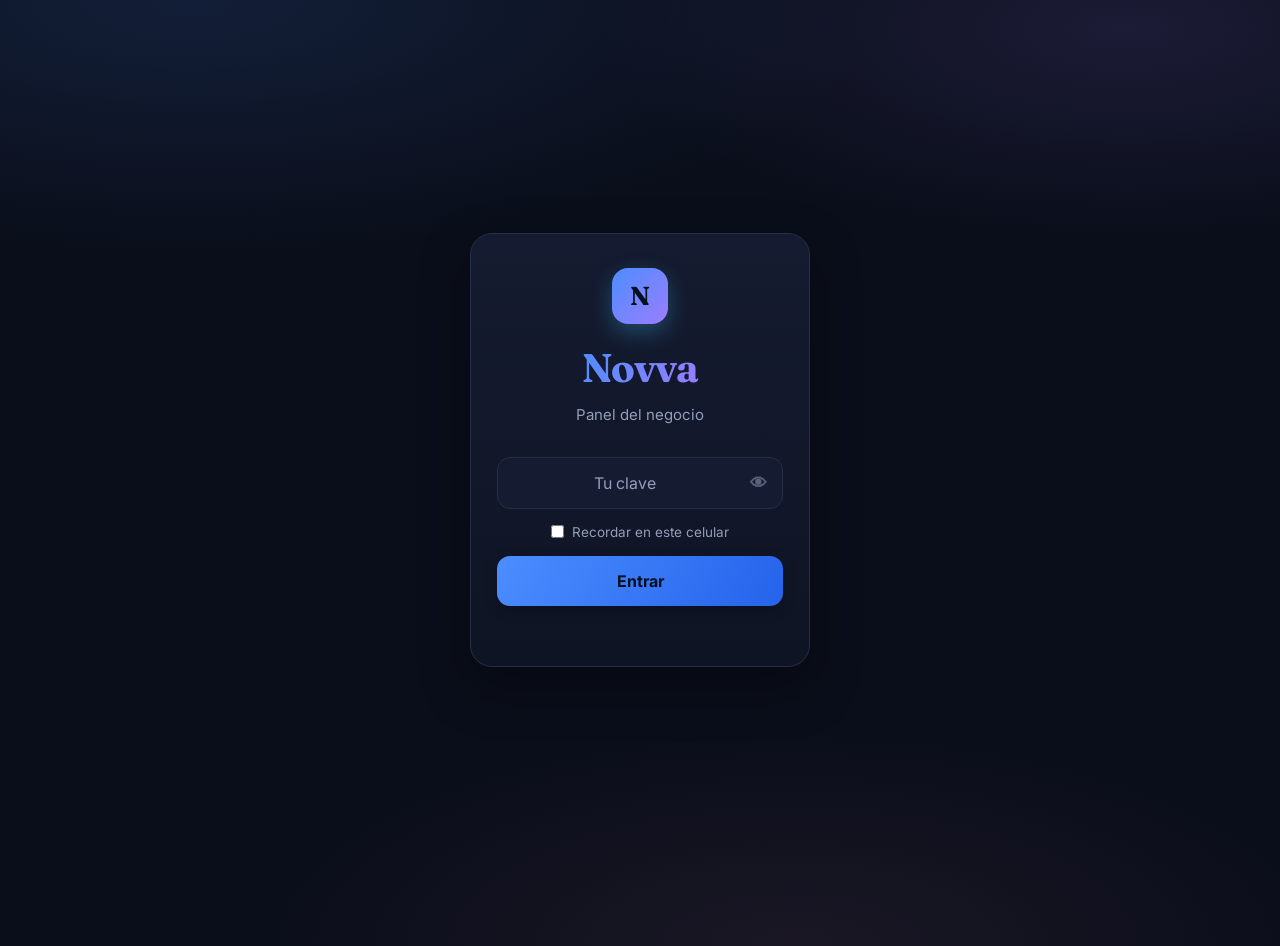
<file: novva-7.html>
<!DOCTYPE html>
<html lang="es">
<head>
<meta charset="UTF-8" />
<meta name="viewport" content="width=device-width, initial-scale=1.0, maximum-scale=1.0" />
<title>Novva · Panel</title>
<link rel="preconnect" href="https://fonts.googleapis.com">
<link rel="preconnect" href="https://fonts.gstatic.com" crossorigin>
<link href="https://fonts.googleapis.com/css2?family=Fraunces:opsz,wght@9..144,500;9..144,600;9..144,700&family=Inter:wght@400;500;600;700&display=swap" rel="stylesheet">
<style>
  :root{
    --bg:#091120; --bg2:#0C1626; --card:#111F36; --card2:#16294682; --line:#213656;
    --ink:#EAF1FB; --muted:#8DA2C0;
    --cyan:#38BDF8; --teal:#2DD4BF; --violet:#A78BFA; --amber:#FBBF24; --rose:#FB7185; --green:#34D399;
  }
  *{box-sizing:border-box;margin:0;padding:0}
  body{background:var(--bg); color:var(--ink); font-family:"Inter",system-ui,sans-serif;
    -webkit-font-smoothing:antialiased; line-height:1.5; padding-bottom:46px; transition:background-color .35s ease, color .3s ease;
    background-image:radial-gradient(90% 45% at 15% 0%, rgba(76,141,255,.13), transparent 60%),
                     radial-gradient(75% 40% at 88% 3%, rgba(155,125,255,.12), transparent 55%),
                     radial-gradient(70% 38% at 62% 100%, rgba(245,139,176,.07), transparent 60%)}
  .wrap{max-width:560px; margin:0 auto; padding:0 16px}
  h1,h2,h3,.num,.brand,.logo,.price,.total{font-family:"Fraunces",Georgia,serif}
  .num{font-variant-numeric:tabular-nums; letter-spacing:-.01em}
  .hidden{display:none !important}
  @keyframes fade{from{opacity:0; transform:translateY(6px)}to{opacity:1; transform:none}}
  .fade{animation:fade .35s ease both}

  #login{min-height:100vh; display:flex; flex-direction:column; justify-content:center; align-items:center; padding:24px; text-align:center}
  #login .logo{font-weight:700; font-size:40px; letter-spacing:-.02em; background:linear-gradient(120deg,var(--cyan),var(--violet)); -webkit-background-clip:text; background-clip:text; -webkit-text-fill-color:transparent}
  #login .tag{color:var(--muted); margin:6px 0 30px; font-size:15px}
  #login input{width:100%; max-width:300px; padding:15px 16px; border:1.5px solid var(--line); border-radius:13px; font-size:16px; font-family:inherit; text-align:center; background:var(--card); color:var(--ink)}
  #login input::placeholder{color:var(--muted)}
  #login input:focus{outline:none; border-color:var(--cyan); box-shadow:0 0 0 4px rgba(56,189,248,.15)}
  #login button{width:100%; max-width:300px; margin-top:12px; padding:15px; border:none; border-radius:13px; background:linear-gradient(120deg,var(--cyan),#2563EB); color:#02101F; font-size:16px; font-weight:700; font-family:inherit; cursor:pointer}
  #login .err{color:var(--rose); font-size:14px; margin-top:14px; min-height:18px; max-width:320px}
  #login .login-card{width:100%; max-width:340px; display:flex; flex-direction:column; align-items:center; background:linear-gradient(180deg,var(--card),var(--bg2)); border:1px solid var(--line); border-radius:22px; padding:34px 26px 28px; box-shadow:0 20px 50px rgba(0,0,0,.35)}
  #login .login-mark{width:56px; height:56px; margin-bottom:14px; border-radius:16px; display:flex; align-items:center; justify-content:center; font-family:"Fraunces",serif; font-weight:700; font-size:26px; color:#02101F; background:linear-gradient(135deg,var(--cyan),var(--violet)); box-shadow:0 8px 22px rgba(56,189,248,.3)}
  #login .pass-wrap{position:relative; width:100%; max-width:300px}
  #login .pass-wrap input{padding-right:46px}
  #login .eye{position:absolute; right:6px; top:50%; transform:translateY(-50%); width:auto; max-width:none; margin:0; padding:8px 10px; background:none; color:var(--muted); box-shadow:none; font-size:17px; cursor:pointer; opacity:.55}
  #login .remember{display:flex; align-items:center; justify-content:center; gap:8px; max-width:300px; margin:13px auto 2px; color:var(--muted); font-size:13.5px; cursor:pointer; user-select:none}
  #login .remember input{width:auto; max-width:none; padding:0; margin:0; accent-color:var(--cyan)}

  header{background:linear-gradient(135deg,var(--bg2),var(--bg)); border-bottom:1px solid var(--line); padding:22px 0 18px; transition:border-color .3s ease}
  header .wrap{display:flex; align-items:center; justify-content:space-between}
  .brand{font-weight:700; font-size:23px; letter-spacing:-.02em; background:linear-gradient(120deg,var(--cyan),var(--violet)); -webkit-background-clip:text; background-clip:text; -webkit-text-fill-color:transparent}
  .brand-tag{font-size:11px; color:var(--muted); letter-spacing:.14em; text-transform:uppercase; margin-top:2px}
  .status{display:flex; align-items:center; gap:6px; font-size:12.5px; color:var(--muted)}
  .dot{width:8px; height:8px; border-radius:50%; background:var(--green); animation:pulse 2s infinite}
  @keyframes pulse{0%{box-shadow:0 0 0 0 rgba(52,211,153,.5)}70%{box-shadow:0 0 0 7px rgba(52,211,153,0)}100%{box-shadow:0 0 0 0 rgba(52,211,153,0)}}

  nav{position:sticky; top:0; z-index:5; background:var(--bg2); backdrop-filter:blur(10px); border-bottom:1px solid var(--line); transition:background-color .35s ease, border-color .3s ease}
  nav .wrap{display:flex; gap:4px; padding:8px 12px; overflow-x:auto; scrollbar-width:none}
  nav .wrap::-webkit-scrollbar{display:none}
  .tab{flex:0 0 auto; padding:10px 14px; border:none; background:transparent; font-family:inherit; font-size:13px; font-weight:600; color:var(--muted); border-radius:10px; cursor:pointer; white-space:nowrap; transition:.2s}
  .tab.on{background:linear-gradient(120deg,var(--cyan),#2563EB); color:#02101F; box-shadow:0 3px 12px rgba(56,189,248,.3)}
  /* --- barra principal: 5 secciones repartidas parejo --- */
  nav .wrap{gap:6px; justify-content:space-between}
  .tab{flex:1 1 0; text-align:center; padding:11px 8px; font-size:13.5px}
  /* --- sub-pestañas dentro de una sección --- */
  .grupo{animation:fade .35s ease both}
  .subnav{display:flex; gap:5px; margin:2px 0 16px; background:var(--bg2); padding:5px; border-radius:13px; overflow-x:auto; scrollbar-width:none}
  .subnav::-webkit-scrollbar{display:none}
  .subtab{flex:1 1 0; padding:9px 12px; border:none; background:transparent; font-family:inherit; font-size:13px; font-weight:600; color:var(--muted); border-radius:9px; cursor:pointer; white-space:nowrap; transition:.2s}
  .subtab.on{background:var(--card); color:var(--ink); box-shadow:0 1px 4px rgba(0,0,0,.28)}

  main{padding-top:18px}

  .stats{display:grid; grid-template-columns:1fr 1fr; gap:11px}
  .stat{border-radius:16px; padding:16px; border:1px solid var(--line); background:linear-gradient(158deg,var(--card),var(--bg2)); position:relative; overflow:hidden; box-shadow:0 3px 14px rgba(0,0,0,.3); transition:transform .15s ease, border-color .3s ease}
  .stat:active{transform:scale(.98)}
  .stat .n{font-size:32px; font-weight:700; line-height:1}
  .stat .l{font-size:12.5px; color:var(--muted); margin-top:6px}
  .stat::after{content:""; position:absolute; right:-20px; top:-20px; width:72px; height:72px; border-radius:50%; opacity:.16}
  .s-cyan .n{color:var(--cyan)} .s-cyan::after{background:var(--cyan)}
  .s-violet .n{color:var(--violet)} .s-violet::after{background:var(--violet)}
  .s-amber .n{color:var(--amber)} .s-amber::after{background:var(--amber)}
  .s-green .n{color:var(--green)} .s-green::after{background:var(--green)}

  .money{background:linear-gradient(120deg,var(--card),var(--bg2)); border:1px solid var(--line); border-left:3px solid var(--cyan); border-radius:16px; padding:17px; margin-top:11px; display:flex; align-items:baseline; justify-content:space-between; box-shadow:0 3px 14px rgba(0,0,0,.22); transition:border-color .3s ease}
  .money .k{font-size:13px; color:var(--muted)}
  .money .v{font-family:"Fraunces"; font-weight:700; font-size:27px; color:var(--cyan)}

  .sec-h{display:flex; align-items:center; justify-content:space-between; margin:20px 2px 14px}
  .sec-h h2{font-size:14.5px; font-weight:700; letter-spacing:.09em; text-transform:uppercase; position:relative; padding-left:13px; color:var(--ink)}
  .sec-h h2::before{content:""; position:absolute; left:0; top:52%; transform:translateY(-50%); width:4px; height:15px; border-radius:3px; background:linear-gradient(180deg,var(--cyan),var(--violet))}
  .add{border:none; background:linear-gradient(120deg,var(--amber),#F59E0B); color:#2A1B00; font-family:inherit; font-weight:700; font-size:13px; padding:10px 15px; border-radius:11px; cursor:pointer; box-shadow:0 3px 11px rgba(251,191,36,.26); transition:transform .12s ease, box-shadow .2s ease}
  .add:active{transform:scale(.96)}

  .searchbar{margin-bottom:12px}
  .searchbar input{width:100%; background:var(--card); border:1px solid var(--line); color:var(--ink); border-radius:12px; padding:12px 14px; font-family:inherit; font-size:14.5px}
  .searchbar input::placeholder{color:var(--muted)}
  .searchbar input:focus{outline:none; border-color:var(--cyan)}
  .filters{display:flex; gap:6px; flex-wrap:wrap; margin-bottom:14px}
  .filt{font-size:12px; font-weight:600; padding:7px 13px; border-radius:20px; border:1px solid var(--line); background:var(--card); color:var(--muted); cursor:pointer; transition:.15s}
  .filt.on{background:var(--ink); color:var(--bg); border-color:var(--ink)}

  .card{background:linear-gradient(180deg,var(--card),var(--bg2)); border:1px solid var(--line); border-radius:16px; padding:16px 17px; margin-bottom:11px; box-shadow:0 2px 10px rgba(0,0,0,.24); transition:transform .16s ease, border-color .2s ease, box-shadow .2s ease, background-color .35s ease}
  .card:active{transform:scale(.995)}
  @media(hover:hover){.card:hover{border-color:#2E4A72; box-shadow:0 7px 20px rgba(0,0,0,.32)}}
  .card.new{border-color:#5B4A1A; box-shadow:0 0 0 2px rgba(251,191,36,.16)}
  .card .top{display:flex; justify-content:space-between; align-items:flex-start; gap:10px}
  .card .who{font-weight:600; font-size:15.5px}
  .card .prod{color:var(--cyan); font-size:13.5px; font-weight:500; margin-top:1px}
  .card .meta{color:var(--muted); font-size:13px; margin-top:9px; line-height:1.6}
  .total{font-weight:600; font-size:17px; white-space:nowrap; color:var(--amber)}

  .estado-row{display:flex; gap:6px; flex-wrap:wrap; margin-top:12px}
  .est-btn{font-size:12px; font-weight:600; padding:7px 11px; border-radius:9px; border:1px solid var(--line); background:var(--bg2); color:var(--muted); cursor:pointer; transition:.15s}
  .est-btn.act{background:var(--green); color:#04231A; border-color:var(--green)}

  .prod-card{display:flex; justify-content:space-between; align-items:center; gap:12px}
  .prod-card .price{font-weight:600; font-size:17px; color:var(--amber)}
  .prod-card .desc{color:var(--muted); font-size:12.5px; margin-top:3px}
  .badge{display:inline-block; font-size:11px; font-weight:600; padding:3px 10px; border-radius:20px; text-transform:capitalize}
  .b-ok{background:rgba(52,211,153,.16); color:var(--green)}
  .b-ver{background:rgba(251,191,36,.16); color:var(--amber)}
  .b-nuevo{background:rgba(56,189,248,.16); color:var(--cyan)}
  .b-otro{background:rgba(141,162,192,.16); color:var(--muted)}
  .card.ver{border-color:rgba(251,191,36,.5); box-shadow:0 0 0 2px rgba(251,191,36,.14)}
  .confirmar-btn{display:block; width:100%; margin-top:12px; padding:12px; border:none; border-radius:11px; background:linear-gradient(120deg,var(--green),#059669); color:#04231A; font-family:inherit; font-weight:700; font-size:14px; cursor:pointer}
  .confirmar-btn:disabled{opacity:.6}
  .b-no{background:rgba(251,113,133,.16); color:var(--rose)}

  .empty{text-align:center; color:var(--muted); padding:38px 20px}
  .empty .big{font-family:"Fraunces"; font-size:19px; color:var(--ink); margin-bottom:6px}
  .loading{text-align:center; color:var(--muted); padding:34px; font-size:14px}
  .msg-err{background:rgba(251,113,133,.13); color:var(--rose); border-radius:12px; padding:12px 14px; font-size:13.5px; margin-bottom:10px; border:1px solid rgba(251,113,133,.28)}

  .intro{color:var(--muted); font-size:13.5px; line-height:1.6}
  #v-fer .intro{background:var(--card); border:1px solid var(--line); border-radius:15px; padding:15px 16px; color:var(--muted); font-size:13.5px; margin-bottom:14px}
  #v-fer .intro b{color:var(--ink)}
  .chips{display:flex; gap:8px; flex-wrap:wrap; margin-bottom:14px}
  .chip{border:1px solid var(--line); background:var(--card); color:var(--cyan); font-family:inherit; font-weight:600; font-size:12.5px; padding:9px 13px; border-radius:20px; cursor:pointer}
  #ferMsgs{display:flex; flex-direction:column; gap:10px; margin-bottom:14px}
  .bub{max-width:86%; padding:11px 14px; border-radius:16px; font-size:14.5px; line-height:1.55; white-space:pre-wrap; animation:fade .25s ease both}
  .bub.me{align-self:flex-end; background:linear-gradient(120deg,var(--cyan),#2563EB); color:#02101F; border-bottom-right-radius:5px}
  .bub.fer{align-self:flex-start; background:var(--card); border:1px solid var(--line); border-bottom-left-radius:5px}
  .ferbar{display:flex; gap:8px}
  .ferbar input{flex:1; padding:13px 14px; border:1.5px solid var(--line); border-radius:13px; font-size:15px; font-family:inherit; background:var(--card); color:var(--ink)}
  .ferbar input::placeholder{color:var(--muted)}
  .ferbar input:focus{outline:none; border-color:var(--cyan)}
  .ferbar button{border:none; background:linear-gradient(120deg,var(--cyan),#2563EB); color:#02101F; font-family:inherit; font-weight:700; padding:0 18px; border-radius:13px; cursor:pointer}

  .modal-bg{position:fixed; inset:0; background:rgba(2,8,18,.7); display:none; align-items:flex-end; z-index:20}
  .modal-bg.show{display:flex}
  .modal{background:var(--bg2); width:100%; max-width:560px; margin:0 auto; border-radius:22px 22px 0 0; padding:22px 18px 30px; max-height:92vh; overflow:auto; border-top:1px solid var(--line); animation:fade .25s ease both}
  .modal h3{font-size:21px; margin-bottom:16px}
  .modal label{display:block; font-size:13px; font-weight:600; color:var(--muted); margin:12px 0 5px}
  .modal input, .modal select{width:100%; padding:12px 13px; border:1.5px solid var(--line); border-radius:12px; font-size:15px; font-family:inherit; background:var(--card); color:var(--ink)}
  .modal input::placeholder{color:var(--muted)}
  .modal input:focus,.modal select:focus{outline:none; border-color:var(--cyan)}
  .modal .row2{display:grid; grid-template-columns:1fr 1fr; gap:10px}
  .modal .actions{display:flex; gap:10px; margin-top:22px}
  .modal .save{flex:1; padding:14px; border:none; border-radius:13px; background:linear-gradient(120deg,var(--cyan),#2563EB); color:#02101F; font-weight:700; font-size:15px; font-family:inherit; cursor:pointer}
  .modal .cancel{padding:14px 18px; border:1.5px solid var(--line); border-radius:13px; background:var(--card); color:var(--ink); font-weight:600; font-family:inherit; cursor:pointer}

  /* --- micro-interacciones (pulido, mismo estilo) --- */
  #login button, .confirmar-btn, .modal .save, .ferbar button{transition:transform .12s ease, box-shadow .2s ease; box-shadow:0 4px 14px rgba(0,0,0,.26)}
  #login button:active, .confirmar-btn:active, .modal .save:active, .ferbar button:active{transform:scale(.97)}
  .filt:active, .est-btn:active, .chip:active, .subtab:active{transform:scale(.95)}
  .stat:active{transform:scale(.98)}
  /* --- selector de temas (vista previa) --- */
  .tema-b{justify-content:flex-start !important; transition:transform .12s ease, border-color .2s ease}
  .tema-b:active{transform:scale(.96)}
  .tema-sw{width:24px;height:24px;border-radius:7px;display:inline-flex;align-items:center;justify-content:center;flex:0 0 auto;box-shadow:inset 0 0 0 1px rgba(255,255,255,.06)}
  .tema-sw i{width:9px;height:9px;border-radius:50%;display:block;box-shadow:0 0 5px currentColor}
  .tema-on{border-color:var(--cyan) !important; box-shadow:0 0 0 2px rgba(56,189,248,.28); color:var(--ink) !important}
  .tema-on::after{content:"✓"; margin-left:auto; color:var(--cyan); font-weight:700}
  /* --- catálogo ordenado --- */
  .catbar{display:flex; gap:8px; align-items:center; flex-wrap:wrap; margin:0 2px 12px; color:var(--muted); font-size:13px}
  .pill-warn{background:rgba(251,191,36,.15); color:var(--amber); font-weight:600; font-size:12px; padding:3px 10px; border-radius:20px}
  .prod-acc{display:flex; gap:7px; flex-wrap:wrap; margin-top:12px}
  .mini{flex:1 1 auto; font-size:12.5px; font-weight:600; padding:9px 10px; border-radius:10px; border:1px solid var(--line); background:var(--bg2); color:var(--ink); cursor:pointer; transition:transform .12s ease, border-color .2s ease, background .2s ease}
  .mini:active{transform:scale(.95)}
  .mini-del{flex:0 0 auto; color:var(--rose); border-color:transparent; background:rgba(251,113,133,.12); font-size:15px; padding:9px 13px}
  #toast{position:fixed; left:50%; bottom:26px; transform:translate(-50%,20px); background:var(--ink); color:var(--bg); font-weight:600; font-size:14px; padding:12px 18px; border-radius:13px; box-shadow:0 8px 26px rgba(0,0,0,.4); opacity:0; pointer-events:none; transition:opacity .25s ease, transform .25s ease; z-index:60; max-width:88%; text-align:center}
  #toast.show{opacity:1; transform:translate(-50%,0)}
  .logout-btn{width:100%; margin-top:8px; padding:12px; border:1px solid var(--line); border-radius:12px; background:none; color:var(--rose); font-family:inherit; font-weight:600; font-size:14px; cursor:pointer; transition:transform .12s ease}
  .logout-btn:active{transform:scale(.97)}
</style>
</head>
<body>

<div id="login">
  <div class="login-card">
    <div class="login-mark" id="loginMark">N</div>
    <div class="logo" id="marcaLogin">Novva</div>
    <div class="tag">Panel del negocio</div>
    <div class="pass-wrap">
      <input id="clave" type="password" placeholder="Tu clave" autocomplete="off" />
      <button type="button" id="verClave" class="eye" aria-label="Ver clave">👁</button>
    </div>
    <label class="remember"><input type="checkbox" id="recordar" /> Recordar en este celular</label>
    <button id="entrar">Entrar</button>
    <div class="err" id="loginErr"></div>
  </div>
</div>

<div id="app" class="hidden">
  <header><div class="wrap">
    <div class="brand" id="marcaHeader">Novva</div>
    <div style="display:flex;align-items:center;gap:12px"><div class="status"><span class="dot"></span> Fer atendiendo</div><button id="cfgBtn" style="background:none;border:none;color:var(--muted);font-size:19px;cursor:pointer;padding:0">⚙️</button></div>
  </div></header>

  <nav><div class="wrap">
    <button class="tab on" data-g="inicio">Inicio</button>
    <button class="tab" data-g="ventas">Ventas</button>
    <button class="tab" data-g="fer">Fer</button>
    <button class="tab" data-g="productos">Productos</button>
    <button class="tab" data-g="numeros">Números</button>
  </div></nav>

  <main class="wrap">
    <!-- INICIO -->
    <div class="grupo" id="g-inicio">
      <div class="subnav" id="sub-inicio"></div>
      <section id="v-pro"></section>
      <section id="v-acciones"></section>
      <div id="v-panorama">
        <section id="v-resumen"></section>
        <section id="v-dia" style="margin-top:10px"></section>
      </div>
      <section id="v-diagnostico" class="hidden"></section>
    </div>
    <!-- VENTAS -->
    <div class="grupo hidden" id="g-ventas">
      <div class="subnav" id="sub-ventas"></div>
      <section id="v-pedidos"></section>
      <section id="v-pendientes" class="hidden"></section>
      <section id="v-postventa" class="hidden"></section>
      <section id="v-buscar" class="hidden"></section>
    </div>
    <!-- FER -->
    <div class="grupo hidden" id="g-fer">
      <div class="subnav" id="sub-fer"></div>
      <section id="v-fer"></section>
      <section id="v-charlas" class="hidden"></section>
      <section id="v-analisis" class="hidden"></section>
    </div>
    <!-- PRODUCTOS -->
    <div class="grupo hidden" id="g-productos">
      <section id="v-catalogo"></section>
    </div>
    <!-- NÚMEROS -->
    <div class="grupo hidden" id="g-numeros">
      <div class="subnav" id="sub-numeros"></div>
      <section id="v-ganancia"></section>
      <section id="v-ventasmes" class="hidden"></section>
      <section id="v-seguimiento" class="hidden"></section>
    </div>
  </main>
</div>

<div class="modal-bg" id="modalPedido">
  <div class="modal">
    <h3>Cargar venta a mano</h3>
    <div id="pErr" class="msg-err hidden"></div>
    <label>Producto</label><input id="p-producto" placeholder="Ej: Depiladora IPL" />
    <div class="row2">
      <div><label>Precio (Gs.)</label><input id="p-total" inputmode="numeric" placeholder="280.000" /></div>
      <div><label>Estado</label><select id="p-estado"><option>Nuevo</option><option>Confirmado</option><option>Enviado</option><option>Entregado</option></select></div>
    </div>
    <label>Nombre del cliente</label><input id="p-nombre" placeholder="Nombre y apellido" />
    <div class="row2">
      <div><label>Ciudad</label><input id="p-ciudad" placeholder="Ciudad" /></div>
      <div><label>Teléfono</label><input id="p-tel" inputmode="tel" placeholder="09xx xxxxxx" /></div>
    </div>
    <label>Dirección</label><input id="p-dir" placeholder="Dirección de entrega" />
    <div class="actions"><button class="cancel" data-close>Cancelar</button><button class="save" id="pSave">Guardar venta</button></div>
  </div>
</div>

<div class="modal-bg" id="modalProd">
  <div class="modal">
    <h3 id="prTitle">Nuevo producto</h3>
    <div id="prErr" class="msg-err hidden"></div>
    <label>Nombre del producto</label><input id="pr-nombre" placeholder="Ej: Depiladora IPL" />
    <div class="row2">
      <div><label>Precio (Gs.)</label><input id="pr-precio" inputmode="numeric" placeholder="280.000" /></div>
      <div><label>Disponibilidad</label><select id="pr-stock"><option value="disponible">Disponible</option><option value="agotado">Agotado</option></select></div>
    </div>
    <label>Descripción corta</label><input id="pr-desc" placeholder="Para qué sirve, en pocas palabras" />
    <div class="actions"><button class="cancel" data-close>Cancelar</button><button class="save" id="prSave">Guardar producto</button></div>
  </div>
</div>

<div class="modal-bg" id="modalCfg">
  <div class="modal">
    <h3>⚙️ Configuración</h3>
    <label>Tema de colores</label>
    <div id="temas" style="display:grid;grid-template-columns:1fr 1fr;gap:10px;margin-top:4px"></div>
    <label style="margin-top:18px">Nombre de la tienda</label>
    <input id="cfg-marca" placeholder="Novva" />
    <button id="cerrarSesion" class="logout-btn">Cerrar sesión</button>
    <div class="actions"><button class="cancel" data-close>Cerrar</button><button class="save" id="cfgSave">Guardar nombre</button></div>
  </div>
</div>

<script>
const BACKEND = "https://guaranistorebot.onrender.com";
// 👇 CAMBIÁ ACÁ EL NOMBRE DE TU TIENDA (ej: "Lumé", "Selecta", "Prisma", "Novva")
// ---- Marca y Temas (configurables desde ⚙️) ----
let MARCA = "Novva";
try{ MARCA = localStorage.getItem("novva_marca") || MARCA; }catch(e){}
function aplicarMarca(){ document.getElementById("marcaLogin").textContent=MARCA; document.getElementById("marcaHeader").textContent=MARCA; document.title=MARCA+" · Panel"; var lm=document.getElementById("loginMark"); if(lm) lm.textContent=(MARCA||"N").trim().charAt(0).toUpperCase(); }
aplicarMarca();

const TEMAS = {
  "Aurora":{bg:"#0A0E1A",bg2:"#0F1424",card:"#151B30",line:"#262E48",ink:"#EDF0FA",muted:"#949DBB",cyan:"#4C8DFF",violet:"#9B7DFF",amber:"#E0A94A",green:"#34D399",rose:"#F58BB0"},
  "Empresarial":{bg:"#0A101C",bg2:"#0F1826",card:"#152238",line:"#28374F",ink:"#EAEEF6",muted:"#8A98AE",cyan:"#3B82F6",violet:"#6366F1",amber:"#C99A3B",green:"#2DAF7C",rose:"#DC6C8A"},
  "Noche":   {bg:"#0A1120",bg2:"#0E1728",card:"#132038",line:"#243B5C",ink:"#EAF1FB",muted:"#8DA2C0",cyan:"#38BDF8",violet:"#A78BFA",amber:"#FBBF24",green:"#34D399",rose:"#FB7185"},
  "Grafito": {bg:"#0D0F13",bg2:"#14171D",card:"#1B1F27",line:"#2C323D",ink:"#ECEEF3",muted:"#98A0AD",cyan:"#818CF8",violet:"#A78BFA",amber:"#FBBF24",green:"#34D399",rose:"#FB7185"},
  "Oceano":  {bg:"#06181C",bg2:"#0A2127",card:"#0F2B33",line:"#1E434B",ink:"#E6F5F6",muted:"#86AAB0",cyan:"#2DD4BF",violet:"#38BDF8",amber:"#FBBF24",green:"#34D399",rose:"#FB7185"},
  "Ciruela": {bg:"#120A1C",bg2:"#190F27",card:"#221635",line:"#3A2853",ink:"#EFE7FA",muted:"#A594C0",cyan:"#A78BFA",violet:"#C4B5FD",amber:"#FBBF24",green:"#34D399",rose:"#FB7185"},
  "Dia":     {bg:"#EDF1F8",bg2:"#FBFCFF",card:"#FFFFFF",line:"#D7DEEA",ink:"#1A2334",muted:"#5C6981",cyan:"#2563EB",violet:"#7C3AED",amber:"#B45309",green:"#047857",rose:"#E11D48"},
  "Perla":   {bg:"#F1F0EC",bg2:"#FCFCFA",card:"#FFFFFF",line:"#E2E0D8",ink:"#20242B",muted:"#5F6672",cyan:"#0D9488",violet:"#7C3AED",amber:"#B45309",green:"#047857",rose:"#E11D48"}
};
let TEMA_ACTUAL = "Empresarial";
function aplicarTema(nombre){
  if(!TEMAS[nombre]) nombre="Empresarial";
  const t=TEMAS[nombre]; const r=document.documentElement;
  for(const k in t){ r.style.setProperty("--"+k, t[k]); }
  TEMA_ACTUAL=nombre;
  try{ localStorage.setItem("novva_tema", nombre); }catch(e){}
}
try{ const g=localStorage.getItem("novva_tema"); aplicarTema(g&&TEMAS[g]?g:"Aurora"); }catch(e){ aplicarTema("Aurora"); }

function pintarTemas(){
  const cont=document.getElementById("temas");
  cont.innerHTML=Object.keys(TEMAS).map(function(n){ const t=TEMAS[n]; const on=(n===TEMA_ACTUAL);
    return '<button class="filt tema-b'+(on?' tema-on':'')+'" data-tema="'+n+'" style="display:flex;align-items:center;gap:9px;padding:10px 12px">'
      +'<span class="tema-sw" style="background:linear-gradient(135deg,'+t.bg2+' 0 50%,'+t.card+' 50% 100%);border:1px solid '+t.line+'"><i style="background:'+t.cyan+';color:'+t.cyan+'"></i></span>'
      +'<span>'+n+'</span></button>';
  }).join("");
  cont.querySelectorAll("[data-tema]").forEach(function(b){ b.onclick=function(){ aplicarTema(b.dataset.tema); pintarTemas(); }; });
}
document.getElementById("cfgBtn").onclick=function(){
  pintarTemas();
  document.getElementById("cfg-marca").value=MARCA;
  abrir("modalCfg");
};
document.getElementById("cfgSave").onclick=function(){
  const v=document.getElementById("cfg-marca").value.trim();
  if(v){ MARCA=v; aplicarMarca(); try{localStorage.setItem("novva_marca",MARCA);}catch(e){} }
  document.getElementById("modalCfg").classList.remove("show");
};
(function(){ var _cs=document.getElementById("cerrarSesion"); if(_cs) _cs.onclick=function(){
  try{localStorage.removeItem("novva_clave");}catch(e){}
  CLAVE="";
  var c=document.getElementById("clave"); if(c) c.value="";
  var rc=document.getElementById("recordar"); if(rc) rc.checked=false;
  document.getElementById("modalCfg").classList.remove("show");
  document.getElementById("app").classList.add("hidden");
  document.getElementById("login").classList.remove("hidden");
}; })();
let CLAVE = "";
let PEDIDOS = [];
let filtroEstado = "todos";
const ESTADOS = ["Nuevo","Confirmado","Enviado","Entregado","Cancelado"];
const FILTROS = [["todos","Todos"],["Nuevo","Nuevos"],["Pendiente de Verificación","Verificando"],["Pagado","Pagados"],["Enviado","Enviados"],["Entregado","Entregados"]];
const $ = s => document.querySelector(s);
const gs = v => { const n=String(v||"").replace(/[^\d]/g,""); return n ? "Gs. "+Number(n).toLocaleString("es-PY") : (v||"-"); };
const num = v => Number(String(v||"").replace(/[^\d]/g,""))||0;
const wait = ms => new Promise(r=>setTimeout(r,ms));

async function api(path, opts){
  opts = opts || {};
  const r = await fetch(BACKEND+path, Object.assign({}, opts, {headers:Object.assign({"Content-Type":"application/json","X-Clave":CLAVE}, opts.headers||{})}));
  if(r.status===401) throw new Error("401");
  return r.json();
}
function errBox(e){ if(e.message==="401"){ location.reload(); return ""; } return '<div class="msg-err">No pude traer los datos. Si el bot estaba dormido, esperá unos segundos y recargá.</div>'; }

// ---- LOGIN con reintento (Render se duerme en el plan gratis) ----
$("#entrar").onclick = entrar;
$("#clave").addEventListener("keydown", function(e){ if(e.key==="Enter") entrar(); });
$("#verClave").onclick = function(){ const i=$("#clave"); const ver=i.type==="password"; i.type=ver?"text":"password"; this.style.opacity=ver?"1":".55"; i.focus(); };
// Recordar clave en este celular (opcional): precarga y, si estaba guardada, entra solo.
try{ const ck=localStorage.getItem("novva_clave"); if(ck){ $("#clave").value=ck; $("#recordar").checked=true; setTimeout(entrar,150); } }catch(e){}
async function entrar(){
  CLAVE = $("#clave").value.trim();
  $("#loginErr").textContent="";
  if(!CLAVE){ $("#loginErr").textContent="Escribí tu clave"; return; }
  const btn=$("#entrar");
  for(let i=1;i<=4;i++){
    btn.textContent = i===1 ? "Entrando…" : "Despertando el servidor… ("+i+"/4)";
    try{
      const r = await fetch(BACKEND+"/api/panel/resumen", {headers:{"X-Clave":CLAVE}});
      if(r.status===401){ try{localStorage.removeItem("novva_clave");}catch(e){} $("#loginErr").textContent="Clave incorrecta"; btn.textContent="Entrar"; return; }
      if(r.status===404){ $("#loginErr").textContent="El panel todavía no está activo en el servidor. Esperá 1 minuto y probá de nuevo."; btn.textContent="Entrar"; return; }
      if(!r.ok){ throw new Error("http"); }
      try{ if($("#recordar")&&$("#recordar").checked){ localStorage.setItem("novva_clave",CLAVE); } else { localStorage.removeItem("novva_clave"); } }catch(e){}
      $("#login").classList.add("hidden"); $("#app").classList.remove("hidden"); abrirGrupo("inicio"); return;
    }catch(e){
      if(i<4){ await wait(4000); continue; }
      $("#loginErr").textContent="No pude conectar. Si recién prendiste el bot, esperá un momento y volvé a intentar.";
      btn.textContent="Entrar";
    }
  }
}

// ====== NAVEGACIÓN POR GRUPOS + SUB-PESTAÑAS ======
const GRUPOS = {
  inicio:    { views:["pro","acciones","panorama","diagnostico"], labels:["Resumen","Hoy","Panorama","Estado"] },
  ventas:    { views:["pedidos","pendientes","postventa","buscar"], labels:["Pedidos","Por cobrar","Post-venta","Buscar"] },
  fer:       { views:["fer","charlas","analisis"], labels:["Chat","Charlas","Análisis"] },
  productos: { views:["catalogo"] },
  numeros:   { views:["ganancia","ventasmes","seguimiento"], labels:["Ganancia","Por mes","Sin comprar"] }
};
const LOADERS = {
  pro:cargarPro, acciones:cargarAcciones, panorama:cargarPanorama, resumen:cargarResumen, dia:cargarDia, pedidos:cargarPedidos, pendientes:cargarPendientes,
  diagnostico:cargarDiagnostico,
  buscar:pintarBuscar, postventa:cargarPostventa, fer:pintarFer, charlas:cargarCharlas, analisis:cargarAnalisis,
  catalogo:cargarCatalogo, ganancia:pintarGanancia, ventasmes:cargarVentasMes, seguimiento:cargarSeguimiento
};
async function cargarPro(){
  const el=$("#v-pro"); if(!el) return;
  el.innerHTML='<div class="sec-h"><h2>Resumen ejecutivo</h2></div><div class="loading">Cargando\u2026</div>';
  try{
    const r=await Promise.all([
      api("/api/panel/ventas-mes").catch(function(){return {};}),
      api("/api/panel/ganancia").catch(function(){return {};}),
      api("/api/panel/pendientes-pago").catch(function(){return {};}),
      api("/api/panel/reporte-dia").catch(function(){return {};}),
      api("/api/panel/resumen").catch(function(){return {};})
    ]);
    const mes=r[0], gan=r[1], pend=r[2], dia=r[3], res=r[4];
    const meses=mes.meses||[];
    const ult=meses.length?meses[meses.length-1]:{mes:"",pedidos:0,facturado:0};
    const pendList=pend.pendientes||[];
    const porCobrar=pendList.reduce(function(a,p){return a+num(p.total);},0);
    el.innerHTML=
      '<div class="sec-h"><h2>Resumen ejecutivo</h2></div>'+
      '<div class="intro" style="margin-bottom:14px">Tu negocio de un vistazo'+(ult.mes?' \u00b7 '+ult.mes:'')+'.</div>'+
      '<div class="stats">'+
        '<div class="stat s-green"><div class="n num" style="font-size:21px">'+gs(ult.facturado||0)+'</div><div class="l">Facturado del mes</div></div>'+
        '<div class="stat s-cyan"><div class="n num">'+(ult.pedidos||0)+'</div><div class="l">Pedidos del mes</div></div>'+
        '<div class="stat s-violet"><div class="n num" style="font-size:21px">'+gs(gan.ganancia_total||0)+'</div><div class="l">Ganancia total</div></div>'+
        '<div class="stat s-amber"><div class="n num" style="font-size:21px">'+gs(porCobrar)+'</div><div class="l">Por cobrar ('+pendList.length+')</div></div>'+
      '</div>'+
      '<div class="money" style="margin-top:12px"><span class="k">Hoy</span><span class="v">'+(dia.cantidad||0)+' ped \u00b7 '+gs(dia.facturado||0)+'</span></div>'+
      '<div class="meta" style="margin-top:12px;text-align:center">Ventas totales hist\u00f3ricas: <b>'+(res.total||0)+'</b></div>';
  }catch(e){ const l=el.querySelector(".loading"); if(l) l.outerHTML=errBox(e); }
}
function mostrarVista(v){
  const s=$("#v-"+v); if(!s) return;
  s.classList.remove("hidden","fade"); void s.offsetWidth; s.classList.add("fade");
  if(LOADERS[v]) LOADERS[v]();
}
function abrirGrupo(g){
  document.querySelectorAll(".tab").forEach(function(x){ x.classList.toggle("on", x.dataset.g===g); });
  document.querySelectorAll(".grupo").forEach(function(x){ x.classList.add("hidden"); });
  $("#g-"+g).classList.remove("hidden");
  const conf=GRUPOS[g];
  conf.views.forEach(function(v){ const s=$("#v-"+v); if(s) s.classList.add("hidden"); });
  const sub=$("#sub-"+g);
  if(conf.views.length>1 && sub){
    sub.innerHTML=conf.views.map(function(v,i){ return '<button class="subtab'+(i===0?" on":"")+'" data-v="'+v+'">'+conf.labels[i]+'</button>'; }).join("");
    sub.querySelectorAll(".subtab").forEach(function(b){ b.onclick=function(){
      sub.querySelectorAll(".subtab").forEach(function(x){ x.classList.remove("on"); }); b.classList.add("on");
      conf.views.forEach(function(v){ const s=$("#v-"+v); if(s) s.classList.add("hidden"); });
      mostrarVista(b.dataset.v);
    };});
    mostrarVista(conf.views[0]);
  } else {
    mostrarVista(conf.views[0]);
  }
}
document.querySelectorAll(".tab").forEach(function(t){ t.onclick=function(){ abrirGrupo(t.dataset.g); }; });

function countUp(el){ const t=+el.dataset.v||0; let s=null; const dur=650;
  function step(ts){ if(!s)s=ts; const p=Math.min((ts-s)/dur,1); el.textContent=(el.dataset.pre||"")+Math.round(p*t); if(p<1) requestAnimationFrame(step); }
  requestAnimationFrame(step);
}

async function cargarResumen(){
  const el=$("#v-resumen"); el.innerHTML='<div class="loading">Cargando…</div>';
  try{
    const d = await api("/api/panel/resumen");
    let facturado = 0;
    try{ const pp=await api("/api/panel/pedidos"); (pp.pedidos||[]).forEach(function(p){ if(String(p.estado).toLowerCase()==="entregado") facturado+=num(p.total); }); }catch(e){}
    const alerta = (d.nuevos||0)>0;
    el.innerHTML =
      '<div class="stats">'+
        '<div class="stat s-cyan"><div class="n num" data-v="'+(d.total||0)+'">0</div><div class="l">Ventas totales</div></div>'+
        '<div class="stat s-violet"><div class="n num" data-v="'+(d.hoy||0)+'">0</div><div class="l">Ventas hoy</div></div>'+
        '<div class="stat s-amber"><div class="n num" data-v="'+(d.nuevos||0)+'" data-pre="'+(alerta?"🔔 ":"")+'">0</div><div class="l">Por despachar</div></div>'+
        '<div class="stat s-green"><div class="n num" data-v="'+(d.entregados||0)+'">0</div><div class="l">Entregados</div></div>'+
      '</div>'+
      '<div class="money"><span class="k">Facturado (entregados)</span><span class="v">'+gs(facturado)+'</span></div>'+
      '<div class="empty"><div class="big">Tu negocio, de un vistazo</div>'+(alerta?'Tenés pedidos nuevos esperando — miralos en Pedidos.':'Cargá tus ventas en Pedidos y las vas viendo acá.')+'</div>';
    document.querySelectorAll("#v-resumen .num").forEach(countUp);
    // aviso de stock (no rompe si falla)
    try{
      const s=await api("/api/panel/stock-alerta");
      if(s.hay_alerta){
        const ag=(s.agotados||[]);
        const bj=(s.stock_bajo||[]);
        let txt="";
        if(ag.length) txt+="Agotados: "+ag.join(", ")+". ";
        if(bj.length) txt+="Poco stock: "+bj.map(function(x){return x.producto+" ("+x.quedan+")";}).join(", ")+".";
        const aviso=document.createElement("div");
        aviso.className="card";
        aviso.style="border:1px solid var(--amber);background:var(--card)";
        aviso.innerHTML='<b style="color:var(--amber)">⚠️ Revisá el stock</b><div class="meta" style="margin-top:4px">'+txt+'</div>';
        el.prepend(aviso);
      }
    }catch(e){}
  }catch(e){ el.innerHTML=errBox(e); }
}

async function cargarPedidos(){
  const el=$("#v-pedidos");
  el.innerHTML='<div class="sec-h"><h2>Pedidos</h2><button class="add" id="btnAddP">+ Cargar venta</button></div>'+
    '<div class="searchbar"><input id="buscar" placeholder="Buscar cliente, ciudad o producto…" /></div>'+
    '<div class="filters" id="filtros"></div><div id="listaPed"><div class="loading">Cargando…</div></div>';
  $("#btnAddP").onclick=function(){abrir("modalPedido");};
  $("#filtros").innerHTML=FILTROS.map(function(f){return '<button class="filt '+(filtroEstado===f[0]?'on':'')+'" data-f="'+f[0]+'">'+f[1]+'</button>';}).join("");
  document.querySelectorAll(".filt").forEach(function(b){ b.onclick=function(){ filtroEstado=b.dataset.f; document.querySelectorAll(".filt").forEach(function(x){x.classList.remove("on");}); b.classList.add("on"); pintarLista(); }; });
  $("#buscar").addEventListener("input", pintarLista);
  try{ const d=await api("/api/panel/pedidos"); PEDIDOS=(d.pedidos||[]).filter(function(p){return p.nombre||p.producto||p.total;}); pintarLista(); }
  catch(e){ $("#listaPed").innerHTML=errBox(e); }
}
function pintarLista(){
  const q=($("#buscar")?$("#buscar").value:"").toLowerCase();
  let list=PEDIDOS.filter(function(p){
    const okF = filtroEstado==="todos" || String(p.estado).toLowerCase()===filtroEstado.toLowerCase();
    const okQ = !q || (p.nombre+" "+p.ciudad+" "+p.producto).toLowerCase().indexOf(q)>=0;
    return okF && okQ;
  });
  if(!list.length){ $("#listaPed").innerHTML='<div class="empty"><div class="big">Sin pedidos acá</div>Cargá una venta o cambiá el filtro.</div>'; return; }
  $("#listaPed").innerHTML=list.map(pedidoCard).join(""); bindEstados();
}
function pedidoCard(p){
  const est=String(p.estado).toLowerCase();
  const esNuevo=est==="nuevo";
  const verificando=est.indexOf("verific")>=0 || est.indexOf("pendiente")>=0;
  const botones=ESTADOS.map(function(e){return '<button class="est-btn '+(est===e.toLowerCase()?'act':'')+'" data-id="'+p.id+'" data-e="'+e+'">'+e+'</button>';}).join("");
  const badge='<span class="badge '+(est==="pagado"?"b-ok":(verificando?"b-ver":(esNuevo?"b-nuevo":"b-otro")))+'">'+(p.estado||"Nuevo")+'</span>';
  const btnPago=verificando ? '<button class="confirmar-btn" data-cid="'+p.id+'">✅ Confirmar Pago</button>' : '';
  return '<div class="card '+(esNuevo?'new':'')+(verificando?' ver':'')+'">'+
    '<div class="top"><div><div class="who">'+(p.nombre||"Sin nombre")+'</div><div class="prod">'+(p.producto||"—")+'</div></div><div class="total">'+gs(p.total)+'</div></div>'+
    '<div class="meta">📍 '+(p.ciudad||"-")+' · 📞 '+(p.telefono||"-")+'<br>'+(p.direccion?("🏠 "+p.direccion+"<br>"):"")+'🕒 '+(p.fecha||"-")+'</div>'+
    '<div style="margin-top:10px">'+badge+'</div>'+
    btnPago+
    '<div class="estado-row">'+botones+'</div></div>';
}
function bindEstados(){
  document.querySelectorAll(".est-btn").forEach(function(b){ b.onclick=async function(){
    if(!b.dataset.id) return; b.textContent="…";
    try{ const r=await api("/api/panel/estado",{method:"POST",body:JSON.stringify({id:b.dataset.id,estado:b.dataset.e})});
      if(r.ok){ const pp=PEDIDOS.find(function(x){return x.id===b.dataset.id;}); if(pp) pp.estado=b.dataset.e; pintarLista(); } else alert("No se pudo: "+(r.error||"")); }
    catch(e){ alert("Error de conexión"); }
  };});
  document.querySelectorAll(".confirmar-btn").forEach(function(b){ b.onclick=async function(){
    b.textContent="Confirmando…"; b.disabled=true;
    try{ const r=await api("/api/panel/aprobar-pedido",{method:"POST",body:JSON.stringify({id:b.dataset.cid})});
      if(r.ok){ const pp=PEDIDOS.find(function(x){return x.id===b.dataset.cid;}); if(pp) pp.estado="Pagado"; pintarLista(); } else { alert("No se pudo confirmar: "+(r.error||"")); b.textContent="✅ Confirmar Pago"; b.disabled=false; } }
    catch(e){ alert("Error de conexión"); b.textContent="✅ Confirmar Pago"; b.disabled=false; }
  };});
}

let CAT_LISTA=[], CAT_Q="", EDIT_ID=null;
function esc(s){ return String(s==null?"":s).replace(/&/g,"&amp;").replace(/</g,"&lt;").replace(/>/g,"&gt;").replace(/"/g,"&quot;"); }
async function cargarCatalogo(){
  const el=$("#v-catalogo");
  el.innerHTML='<div class="sec-h"><h2>Cat\u00e1logo</h2><button class="add" id="btnAddPr">+ Producto</button></div><div class="loading">Cargando\u2026</div>';
  const a0=$("#btnAddPr"); if(a0) a0.onclick=abrirNuevoProducto;
  try{
    const d=await api("/api/panel/catalogo"); CAT_LISTA=d.productos||[];
    const total=CAT_LISTA.length;
    const agotados=CAT_LISTA.filter(function(x){return String(x.stock).toLowerCase().indexOf("agotad")>=0;}).length;
    const sinCosto=CAT_LISTA.filter(function(x){return num(x.costo)<=0;}).length;
    let h='<div class="sec-h"><h2>Cat\u00e1logo</h2><button class="add" id="btnAddPr">+ Producto</button></div>';
    h+='<div class="catbar"><span>'+total+' producto'+(total===1?'':'s')+'</span>';
    if(agotados) h+='<span class="pill-warn">'+agotados+' agotado'+(agotados===1?'':'s')+'</span>';
    if(sinCosto) h+='<span class="pill-warn">'+sinCosto+' sin costo</span>';
    h+='</div><div class="searchbar"><input id="catBuscar" placeholder="Buscar producto\u2026" /></div><div id="catCards"></div>';
    el.innerHTML=h;
    $("#btnAddPr").onclick=abrirNuevoProducto;
    const b=$("#catBuscar"); if(b){ b.value=CAT_Q; b.oninput=function(){ CAT_Q=b.value; pintarCards(); }; }
    pintarCards();
  }catch(e){ const l=el.querySelector(".loading"); if(l) l.outerHTML=errBox(e); }
}
function pintarCards(){
  const cont=$("#catCards"); if(!cont) return;
  const q=CAT_Q.trim().toLowerCase();
  const list=q? CAT_LISTA.filter(function(p){return (String(p.nombre||"")+" "+String(p.descripcion||"")).toLowerCase().indexOf(q)>=0;}) : CAT_LISTA;
  if(!CAT_LISTA.length){ cont.innerHTML='<div class="empty"><div class="big">Cat\u00e1logo vac\u00edo</div>Agreg\u00e1 tu primer producto con \u201c+ Producto\u201d.</div>'; return; }
  if(!list.length){ cont.innerHTML='<div class="empty">Nada coincide con la b\u00fasqueda.</div>'; return; }
  cont.innerHTML=list.map(function(p){
    const ok=String(p.stock).toLowerCase().indexOf("agotad")<0;
    const costo=num(p.costo); const gan=num(p.precio)-costo;
    const costoLinea = costo>0
      ? '<div class="meta" style="margin-top:6px">Costo: '+gs(costo)+' \u00b7 Gan\u00e1s: <b style="color:var(--green)">'+gs(gan)+'</b></div>'
      : '<div class="meta" style="margin-top:6px;color:var(--amber)">\u26a0\ufe0f Sin costo cargado</div>';
    return '<div class="card" style="flex-direction:column;align-items:stretch">'
      +'<div style="display:flex;justify-content:space-between;gap:10px">'
        +'<div style="min-width:0"><div class="who">'+esc(p.nombre||"Producto")+'</div><div class="desc">'+esc(p.descripcion||"")+'</div>'
        +'<div style="margin-top:7px"><span class="badge '+(ok?'b-ok':'b-no')+'">'+esc(p.stock||"sin estado")+'</span></div></div>'
        +'<div class="price">'+gs(p.precio)+'</div>'
      +'</div>'+costoLinea
      +'<div class="prod-acc">'
        +'<button class="mini" data-ed="'+p.id+'">\u270e Editar</button>'
        +'<button class="mini" data-costo="'+p.id+'" data-nom="'+esc(p.nombre||"")+'">'+(costo>0?"Costo":"Cargar costo")+'</button>'
        +'<button class="mini" data-tog="'+p.id+'" data-st="'+(ok?"agotado":"disponible")+'">'+(ok?"Marcar agotado":"Marcar disponible")+'</button>'
        +'<button class="mini mini-del" data-del="'+p.id+'" data-nom="'+esc(p.nombre||"")+'" title="Borrar">\ud83d\uddd1</button>'
      +'</div></div>';
  }).join("");
  cont.querySelectorAll("[data-ed]").forEach(function(b){ b.onclick=function(){ const p=CAT_LISTA.find(function(x){return x.id===b.dataset.ed;}); if(p) abrirEditarProducto(p); }; });
  cont.querySelectorAll("[data-costo]").forEach(function(b){ b.onclick=function(){ editarCosto(b.dataset.costo, b.dataset.nom); }; });
  cont.querySelectorAll("[data-tog]").forEach(function(b){ b.onclick=function(){ toggleStock(b.dataset.tog, b.dataset.st); }; });
  cont.querySelectorAll("[data-del]").forEach(function(b){ b.onclick=function(){ borrarProducto(b.dataset.del, b.dataset.nom); }; });
}
function abrirNuevoProducto(){
  EDIT_ID=null;
  const t=$("#prTitle"); if(t) t.textContent="Nuevo producto";
  ["pr-nombre","pr-precio","pr-desc"].forEach(function(id){ const e=$("#"+id); if(e) e.value=""; });
  const st=$("#pr-stock"); if(st) st.value="disponible";
  $("#prSave").textContent="Guardar producto";
  abrir("modalProd");
}
function abrirEditarProducto(p){
  EDIT_ID=p.id;
  const t=$("#prTitle"); if(t) t.textContent="Editar producto";
  $("#pr-nombre").value=p.nombre||"";
  $("#pr-precio").value=String(p.precio||"").replace(/[^\d]/g,"");
  $("#pr-desc").value=p.descripcion||"";
  const st=$("#pr-stock"); if(st) st.value=(String(p.stock).toLowerCase().indexOf("agotad")>=0?"agotado":"disponible");
  $("#prSave").textContent="Guardar cambios";
  abrir("modalProd");
}
async function toggleStock(id, nuevo){
  try{
    const r=await api("/api/panel/editar-producto",{method:"PATCH",body:JSON.stringify({id:id,stock:nuevo})});
    if(r.ok){ toast(nuevo==="agotado"?"Marcado como agotado":"Marcado como disponible"); cargarCatalogo(); }
    else toast("No se pudo: "+(r.error||"error"));
  }catch(e){ toast("Error de conexi\u00f3n"); }
}
async function borrarProducto(id, nombre){
  if(!confirm("\u00bfBorrar \""+(nombre||"este producto")+"\" del cat\u00e1logo? No se puede deshacer.")) return;
  try{
    const r=await api("/api/panel/producto",{method:"DELETE",body:JSON.stringify({id:id})});
    if(r.ok){ toast("Producto borrado"); cargarCatalogo(); }
    else toast("No se pudo borrar: "+(r.error||"error"));
  }catch(e){ toast("Error de conexi\u00f3n"); }
}
async function editarCosto(id, nombre){
  const v=prompt("\u00bfCu\u00e1nto te cuesta a vos "+nombre+"? (solo el n\u00famero, sin puntos)");
  if(v===null) return;
  const costo=num(v);
  try{
    const r=await api("/api/panel/editar-costo",{method:"POST",body:JSON.stringify({id:id,costo:costo})});
    if(r.ok){ ganPintado=false; toast("Costo guardado"); cargarCatalogo(); }
    else toast("No se pudo guardar: "+(r.error||"revis\u00e1 la columna costo_gs"));
  }catch(e){ toast("Error de conexi\u00f3n"); }
}
function toast(msg){
  let t=$("#toast"); if(!t){ t=document.createElement("div"); t.id="toast"; document.body.appendChild(t); }
  t.textContent=msg; t.classList.add("show");
  clearTimeout(window._toastT); window._toastT=setTimeout(function(){ t.classList.remove("show"); }, 2600);
}

let ferPintado=false;
function pintarFer(){
  if(ferPintado) return; ferPintado=true;
  $("#v-fer").innerHTML=
    '<div class="intro"><b>Fer, tu asistente.</b> Preguntale por tus ventas, tus charlas con clientes, o qué podés mejorar. Te responde con tus datos reales.</div>'+
    '<div class="chips">'+
      '<button class="chip" data-q="¿Cuántas ventas tengo hoy y en total?">Ventas de hoy</button>'+
      '<button class="chip" data-q="Mostrame los últimos pedidos">Últimos pedidos</button>'+
      '<button class="chip" data-q="Según mis charlas y ventas, ¿qué puedo mejorar?">¿Qué mejorar?</button>'+
    '</div>'+
    '<div id="ferMsgs"></div>'+
    '<div class="ferbar"><input id="ferIn" placeholder="Escribile a Fer…" /><button id="ferSend">Enviar</button></div>';
  document.querySelectorAll(".chip").forEach(function(c){ c.onclick=function(){ $("#ferIn").value=c.dataset.q; mandarFer(); }; });
  $("#ferSend").onclick=mandarFer;
  $("#ferIn").addEventListener("keydown",function(e){ if(e.key==="Enter") mandarFer(); });
}
function bub(txt,who){ const d=document.createElement("div"); d.className="bub "+who; d.textContent=txt; $("#ferMsgs").appendChild(d); d.scrollIntoView({behavior:"smooth"}); return d; }
async function mandarFer(){
  const t=$("#ferIn").value.trim(); if(!t) return;
  $("#ferIn").value=""; bub(t,"me");
  const w=bub("Fer está pensando…","fer");
  try{ const r=await api("/api/panel/fer",{method:"POST",body:JSON.stringify({mensaje:t})}); w.textContent=r.respuesta||"(sin respuesta)"; }
  catch(e){ w.textContent = e.message==="401" ? "Sesión vencida, recargá." : "No pude conectar con Fer. Probá de nuevo."; }
}

// ---- CHARLAS (visor solo lectura de Fer con los clientes) ----
let CHARLAS=[];
async function cargarCharlas(){
  const el=$("#v-charlas");
  el.innerHTML='<div class="sec-h"><h2>Charlas</h2></div><div class="loading">Cargando…</div>';
  try{
    const d=await api("/api/panel/conversaciones");
    CHARLAS=d.conversaciones||[];
    if(!CHARLAS.length){ el.querySelector(".loading").outerHTML='<div class="empty"><div class="big">Sin charlas todavía</div>Cuando Fer hable con un cliente, la vas a ver acá — sin entrar a Facebook.</div>'; return; }
    el.querySelector(".loading").outerHTML=CHARLAS.map(function(c,i){
      return '<div class="card" style="cursor:pointer" data-i="'+i+'"><div class="who">Cliente '+String(c.id).slice(-4)+'</div><div class="meta" style="margin-top:4px">'+(c.ultimo||"")+'</div></div>';
    }).join("");
    document.querySelectorAll("#v-charlas [data-i]").forEach(function(b){ b.onclick=function(){ verCharla(+b.dataset.i); }; });
  }catch(e){ el.querySelector(".loading").outerHTML=errBox(e); }
}
function verCharla(i){
  const c=CHARLAS[i]; const el=$("#v-charlas");
  el.innerHTML='<div class="sec-h"><h2>Cliente '+String(c.id).slice(-4)+'</h2><button class="add" id="volverCh">← Volver</button></div>'+
    '<div class="intro" style="margin-bottom:14px">👀 Solo lectura — mirás cómo charla Fer, sin interrumpir al cliente.</div>'+
    '<div id="ferMsgs">'+c.mensajes.map(function(m){
      return '<div class="bub '+(m.rol==="fer"?"me":"fer")+'">'+(m.rol==="fer"?"":"🧑 ")+m.texto.replace(/</g,"&lt;")+'</div>';
    }).join("")+'</div>';
  $("#volverCh").onclick=cargarCharlas;
}

let ganPintado=false;
async function cargarGananciaReal(){
  const box=$("#gReal"); if(!box) return;
  box.innerHTML='<div class="loading">Calculando con tus ventas…</div>';
  try{
    const d=await api("/api/panel/ganancia");
    const prods=d.productos||[];
    if(!prods.length){ box.innerHTML='<div class="empty">Todavía no hay ventas para calcular ganancia.</div>'; return; }
    let html='<div class="money" style="flex-direction:column;text-align:center;gap:4px;margin-bottom:12px"><span class="k">Ganancia total (con tus ventas reales)</span><span class="v" style="font-size:36px;color:var(--green)">'+gs(d.ganancia_total)+'</span></div>';
    prods.forEach(function(p){
      const sinCosto = !p.costo_cargado;
      html+='<div class="card" style="margin-bottom:10px"><div style="display:flex;justify-content:space-between;align-items:center">'+
        '<div><b style="font-family:Fraunces,serif">'+p.producto+'</b><div class="meta">'+p.ventas+(p.ventas===1?' venta':' ventas')+'</div></div>'+
        '<div style="text-align:right"><b style="font-family:Fraunces,serif;color:'+(sinCosto?'var(--amber)':'var(--green)')+'">'+gs(p.ganancia_total)+'</b>'+
        (sinCosto?'<div class="meta" style="color:var(--amber)">⚠️ falta cargar costo</div>':'<div class="meta">'+gs(p.ganancia_unit)+' c/u</div>')+'</div>'+
        '</div></div>';
    });
    box.innerHTML=html;
  }catch(e){ box.innerHTML=errBox(e); }
}
function pintarGanancia(){
  if(ganPintado) return; ganPintado=true;
  $("#v-ganancia").innerHTML=
    '<div class="sec-h"><h2>Ganancia real de tus ventas</h2></div>'+
    '<div id="gReal"></div>'+
    '<div class="sec-h" style="margin-top:22px"><h2>Simulador</h2></div>'+
    '<div class="sec-h"><h2>Ganancia real</h2></div>'+
    '<div class="intro" style="margin-bottom:14px">Cuánto te queda LIMPIO por cada venta, después de todos los gastos.</div>'+
    '<div class="card">'+
      campoG("gVenta","Precio de venta (Gs.)","280.000")+
      campoG("gCosto","Costo del producto","150.000")+
      campoG("gEnvio","Envío (si lo pagás vos)","0")+
      campoG("gPub","Publicidad por venta","20.000")+
      campoG("gOtros","Otros gastos","0")+
    '</div>'+
    '<div class="money" style="flex-direction:column;text-align:center;gap:4px">'+
      '<span class="k">Ganancia real por venta</span>'+
      '<span class="v" id="gResultado" style="font-size:40px">Gs. 0</span>'+
      '<span class="k" id="gMargen">Margen: —</span>'+
    '</div>'+
    '<div class="card" id="gDetalle" style="margin-top:12px"></div>'+
    '<div class="intro" id="gTip" style="margin-top:2px">Completá los números y te muestro lo que te queda en el bolsillo. 💚</div>';
  ["gVenta","gCosto","gEnvio","gPub","gOtros"].forEach(function(id){ $("#"+id).addEventListener("input",calcGanancia); });
  cargarGananciaReal();
}
function campoG(id,label,ph){ return '<label style="display:block;font-size:13px;font-weight:600;color:var(--muted);margin:12px 0 5px">'+label+'</label><input id="'+id+'" inputmode="numeric" placeholder="'+ph+'" style="width:100%;padding:12px 13px;border:1.5px solid var(--line);border-radius:12px;background:var(--bg);color:var(--ink);font-size:16px;font-family:inherit">'; }
function calcGanancia(){
  const venta=num($("#gVenta").value), costo=num($("#gCosto").value), envio=num($("#gEnvio").value), pub=num($("#gPub").value), otros=num($("#gOtros").value);
  const gan=venta-(costo+envio+pub+otros); const margen=venta>0?(gan/venta*100):0;
  const R=$("#gResultado"); R.textContent=gs(gan); R.style.color = gan>=0 ? "var(--green)" : "var(--rose)";
  $("#gMargen").textContent = venta>0 ? ("Margen: "+margen.toFixed(0)+"%") : "Margen: —";
  $("#gDetalle").innerHTML=
    filaG("Venta",venta,false)+filaG("− Costo producto",costo,true)+filaG("− Envío",envio,true)+filaG("− Publicidad",pub,true)+filaG("− Otros",otros,true);
  if(venta>0){ $("#gTip").textContent = gan<0
    ? "⚠️ Con estos números perdés plata en cada venta. Subí el precio o bajá costos/publicidad."
    : (margen<20 ? "El margen está finito: si la publicidad sube un poco, te quedás sin ganancia. Ojo."
                 : "👍 Buen margen. Este producto sí te deja plata — candidato a meterle más publicidad."); }
}
function filaG(t,v,neg){ return '<div style="display:flex;justify-content:space-between;font-size:14px;padding:5px 0;color:var(--muted)"><span>'+t+'</span><b style="color:'+(neg?'var(--rose)':'var(--ink)')+';font-family:Fraunces,serif">'+gs(v)+'</b></div>'; }

let SEG=[];
async function cargarSeguimiento(){
  const el=$("#v-seguimiento");
  el.innerHTML='<div class="sec-h"><h2>Seguimiento</h2></div><div class="intro" style="margin-bottom:14px">💡 Gente que habló con Fer pero <b>no compró</b>. Son ventas ya pagadas con los ads — recuperalas escribiéndoles de nuevo.</div><div class="loading">Cargando…</div>';
  try{
    const d=await api("/api/panel/seguimiento-plus");
    SEG=d.seguimiento||[];
    if(!SEG.length){ el.querySelector(".loading").outerHTML='<div class="empty"><div class="big">Nada pendiente 🎉</div>Todos los que charlaron ya compraron, o todavía no hay charlas sin cerrar.</div>'; return; }
    el.querySelector(".loading").outerHTML=SEG.map(function(c,i){
      return '<div class="card"><div class="who">Cliente '+String(c.id).slice(-4)+'</div>'+
        '<div class="meta" style="margin-top:4px">💬 '+c.mensajes+' mensajes'+(c.hace_dias!=null?' · hace '+c.hace_dias+(c.hace_dias===1?' día':' días'):'')+' · último: "'+(c.ultimo||"-")+'"</div>'+
        '<button class="add" style="margin-top:12px" data-i="'+i+'">✍️ Sugerir mensaje</button>'+
        '<div class="sug" style="margin-top:10px"></div></div>';
    }).join("");
    document.querySelectorAll("#v-seguimiento [data-i]").forEach(function(b){ b.onclick=function(){ sugerir(+b.dataset.i, b); }; });
  }catch(e){ el.querySelector(".loading").outerHTML=errBox(e); }
}
async function sugerir(i, btn){
  const c=SEG[i]; const cont=btn.nextElementSibling;
  btn.textContent="Pensando…"; btn.disabled=true;
  try{
    const r=await api("/api/panel/reenganche",{method:"POST",body:JSON.stringify({ultimo:c.ultimo})});
    cont.innerHTML='<div class="bub fer" style="max-width:100%">'+(r.mensaje||"(sin respuesta)")+'</div>';
  }catch(e){ cont.innerHTML='<div class="msg-err">No pude generar el mensaje. Probá de nuevo.</div>'; }
  finally{ btn.textContent="✍️ Sugerir otro"; btn.disabled=false; }
}

function abrir(id){ document.querySelectorAll(".msg-err").forEach(function(x){x.classList.add("hidden");}); $("#"+id).classList.add("show"); }
document.querySelectorAll("[data-close]").forEach(function(b){ b.onclick=function(){b.closest(".modal-bg").classList.remove("show");}; });
document.querySelectorAll(".modal-bg").forEach(function(m){ m.onclick=function(e){ if(e.target===m) m.classList.remove("show"); }; });

$("#pSave").onclick=async function(){
  const body={producto:$("#p-producto").value.trim(),total:$("#p-total").value.trim(),estado:$("#p-estado").value,nombre:$("#p-nombre").value.trim(),ciudad:$("#p-ciudad").value.trim(),telefono:$("#p-tel").value.trim(),direccion:$("#p-dir").value.trim()};
  if(!body.nombre&&!body.producto){ merr("pErr","Poné al menos el producto y el cliente."); return; }
  $("#pSave").textContent="Guardando…";
  try{ const r=await api("/api/panel/pedido",{method:"POST",body:JSON.stringify(body)});
    if(r.ok){ $("#modalPedido").classList.remove("show"); ["p-producto","p-total","p-nombre","p-ciudad","p-tel","p-dir"].forEach(function(id){$("#"+id).value="";}); cargarPedidos(); }
    else merr("pErr","No se guardó: "+(r.error||"revisá que Pedidos tenga la columna Producto")); }
  catch(e){ merr("pErr","Error de conexión."); } finally{ $("#pSave").textContent="Guardar venta"; }
};
$("#prSave").onclick=async function(){
  const body={nombre:$("#pr-nombre").value.trim(),precio:$("#pr-precio").value.trim(),stock:$("#pr-stock").value,descripcion:$("#pr-desc").value.trim()};
  if(!body.nombre){ merr("prErr","Poné el nombre del producto."); return; }
  const editando=!!EDIT_ID;
  $("#prSave").textContent="Guardando…";
  try{
    let r;
    if(editando){ r=await api("/api/panel/editar-producto",{method:"PATCH",body:JSON.stringify(Object.assign({id:EDIT_ID},body))}); }
    else{ r=await api("/api/panel/producto",{method:"POST",body:JSON.stringify(body)}); }
    if(r.ok){ $("#modalProd").classList.remove("show"); EDIT_ID=null; ["pr-nombre","pr-precio","pr-desc"].forEach(function(id){$("#"+id).value="";}); toast(editando?"Producto actualizado":"Producto agregado"); cargarCatalogo(); }
    else merr("prErr","No se guardó: "+(r.error||"")); }
  catch(e){ merr("prErr","Error de conexión."); } finally{ $("#prSave").textContent=editando?"Guardar cambios":"Guardar producto"; }
};

// ============ PESTAÑA: HOY (reporte del día) ============
async function cargarDia(){
  const el=$("#v-dia");
  el.innerHTML='<div class="sec-h"><h2>Hoy</h2></div><div class="loading">Cargando…</div>';
  try{
    const d=await api("/api/panel/reporte-dia");
    let html='<div class="sec-h"><h2>Hoy · '+(d.fecha||"")+'</h2></div>'+
      '<div class="stats" style="margin-bottom:14px">'+
        '<div class="stat s-cyan"><div class="n num">'+(d.cantidad||0)+'</div><div class="l">Pedidos de hoy</div></div>'+
        '<div class="stat s-green"><div class="n num" style="font-size:20px">'+gs(d.facturado||0)+'</div><div class="l">Facturado hoy</div></div>'+
      '</div>';
    const ped=d.pedidos||[];
    if(!ped.length){ html+='<div class="empty"><div class="big">Sin ventas todavía hoy</div>¡El día recién arranca! 💪</div>'; }
    else{ html+=ped.map(function(p){
      return '<div class="card"><div style="display:flex;justify-content:space-between;align-items:center">'+
        '<div><b style="font-family:Fraunces,serif">'+(p.nombre||"-")+'</b><div class="meta">'+(p.producto||"-")+' · '+(p.ciudad||"-")+'</div></div>'+
        '<div style="text-align:right"><b style="font-family:Fraunces,serif">'+gs(p.total)+'</b><div class="meta">'+(p.estado||"Nuevo")+'</div></div>'+
      '</div></div>'; }).join(""); }
    el.innerHTML=html;
  }catch(e){ el.querySelector(".loading").outerHTML=errBox(e); }
}

// ============ PESTAÑA: PENDIENTES DE PAGO ============
async function cargarPendientes(){
  const el=$("#v-pendientes");
  el.innerHTML='<div class="sec-h"><h2>Pendientes de cobro</h2></div><div class="intro" style="margin-bottom:14px">Pedidos que todavía no cobraste. Los más viejos, primero.</div><div class="loading">Cargando…</div>';
  try{
    const d=await api("/api/panel/pendientes-pago");
    const list=d.pendientes||[];
    if(!list.length){ el.querySelector(".loading").outerHTML='<div class="empty"><div class="big">Todo al día 🎉</div>No tenés pedidos pendientes de cobro.</div>'; return; }
    el.querySelector(".loading").outerHTML=list.map(function(p){
      const dias=p.hace_dias!=null?p.hace_dias:null;
      const alerta = dias!=null && dias>=2;
      return '<div class="card"><div style="display:flex;justify-content:space-between;align-items:center">'+
        '<div><b style="font-family:Fraunces,serif">'+(p.nombre||"-")+'</b><div class="meta">'+(p.producto||"-")+' · '+(p.ciudad||"-")+'</div></div>'+
        '<div style="text-align:right"><b style="font-family:Fraunces,serif">'+gs(p.total)+'</b>'+
        '<div class="meta" style="color:'+(alerta?"var(--rose)":"var(--muted)")+'">'+(dias!=null?(alerta?"⏰ ":"")+"hace "+dias+(dias===1?" día":" días"):p.estado)+'</div></div>'+
      '</div></div>'; }).join("");
  }catch(e){ el.querySelector(".loading").outerHTML=errBox(e); }
}

// ============ PESTAÑA: BUSCADOR ============
let buscarPintado=false;
function pintarBuscar(){
  if(buscarPintado) return; buscarPintado=true;
  $("#v-buscar").innerHTML=
    '<div class="sec-h"><h2>Buscar pedido</h2></div>'+
    '<div class="intro" style="margin-bottom:12px">Buscá por nombre, ciudad, teléfono o producto.</div>'+
    '<input id="qBuscar" placeholder="Ej: Isabel, Ciudad del Este…" style="width:100%;padding:13px 14px;border:1.5px solid var(--line);border-radius:12px;background:var(--card);color:var(--ink);font-size:16px;font-family:inherit" />'+
    '<div id="resBuscar" style="margin-top:14px"></div>';
  let t=null;
  $("#qBuscar").addEventListener("input", function(){
    clearTimeout(t); const q=this.value.trim();
    const box=$("#resBuscar");
    if(q.length<2){ box.innerHTML=""; return; }
    t=setTimeout(async function(){
      box.innerHTML='<div class="loading">Buscando…</div>';
      try{
        const d=await api("/api/panel/buscar?q="+encodeURIComponent(q));
        const r=d.resultados||[];
        if(!r.length){ box.innerHTML='<div class="empty">Nada encontrado con "'+q+'".</div>'; return; }
        box.innerHTML=r.map(function(p){
          return '<div class="card"><div style="display:flex;justify-content:space-between;align-items:center">'+
            '<div><b style="font-family:Fraunces,serif">'+(p.nombre||"-")+'</b><div class="meta">'+(p.producto||"-")+' · '+(p.ciudad||"-")+' · '+(p.telefono||"-")+'</div></div>'+
            '<div style="text-align:right"><b style="font-family:Fraunces,serif">'+gs(p.total)+'</b><div class="meta">'+(p.estado||"Nuevo")+'</div></div>'+
          '</div></div>'; }).join("");
      }catch(e){ box.innerHTML=errBox(e); }
    }, 350);
  });
}


// ============ FER: análisis de charlas muertas ============
async function cargarAnalisis(){
  const el=$("#v-analisis");
  el.innerHTML='<div class="sec-h"><h2>Análisis de charlas</h2></div><div class="intro" style="margin-bottom:14px">Fer mira las charlas que no terminaron en compra y te dice dónde se caen las ventas.</div><div class="loading">Fer está analizando…</div>';
  try{
    const d=await api("/api/panel/analisis-charlas");
    el.querySelector(".loading").outerHTML='<div class="card"><div style="white-space:pre-wrap;line-height:1.65;font-size:14.5px">'+(d.analisis||"Sin datos por ahora.")+'</div>'+(d.charlas_analizadas?'<div class="meta" style="margin-top:10px">Basado en '+d.charlas_analizadas+' charlas sin venta.</div>':'')+'</div>';
  }catch(e){ el.querySelector(".loading").outerHTML=errBox(e); }
}

// ============ NÚMEROS: ventas por mes (con barras) ============
async function cargarVentasMes(){
  const el=$("#v-ventasmes");
  el.innerHTML='<div class="sec-h"><h2>Ventas por mes</h2></div><div class="loading">Cargando…</div>';
  try{
    const d=await api("/api/panel/ventas-mes");
    const m=d.meses||[];
    if(!m.length){ el.querySelector(".loading").outerHTML='<div class="empty"><div class="big">Sin datos todavía</div>Cuando tengas ventas en varios meses vas a ver acá cómo crece el negocio.</div>'; return; }
    const max=Math.max.apply(null, m.map(function(x){return x.facturado||0;}))||1;
    el.querySelector(".loading").outerHTML=m.map(function(x){
      const pct=Math.max(4, Math.round((x.facturado/max)*100));
      return '<div class="card"><div style="display:flex;justify-content:space-between;align-items:baseline"><b style="font-family:Fraunces,serif;font-size:16px">'+x.mes+'</b><span class="meta">'+x.pedidos+(x.pedidos===1?" pedido":" pedidos")+'</span></div>'+
        '<div style="height:9px;background:var(--bg);border-radius:6px;margin:9px 0 7px;overflow:hidden"><div style="height:100%;width:'+pct+'%;background:linear-gradient(90deg,var(--cyan),var(--violet));border-radius:6px"></div></div>'+
        '<b style="font-family:Fraunces,serif;color:var(--green);font-size:17px">'+gs(x.facturado)+'</b></div>';
    }).join("");
  }catch(e){ el.querySelector(".loading").outerHTML=errBox(e); }
}


// ============ VENTAS: post-venta (mensajes listos para copiar) ============
let POSTV=[];
async function cargarPostventa(){
  const el=$("#v-postventa");
  el.innerHTML='<div class="sec-h"><h2>Post-venta</h2></div><div class="intro" style="margin-bottom:14px">Elegí un pedido y Fer te arma el mensaje. Lo copiás y se lo mandás por Messenger vos mismo. 💬</div><div class="loading">Cargando…</div>';
  try{
    const d=await api("/api/panel/pedidos");
    POSTV=(d.pedidos||[]).filter(function(p){ return p.nombre||p.producto; });
    if(!POSTV.length){ el.querySelector(".loading").outerHTML='<div class="empty"><div class="big">Sin pedidos todavía</div>Cuando tengas ventas, acá vas a poder mandarles seguimiento.</div>'; return; }
    el.querySelector(".loading").outerHTML=POSTV.map(function(p,i){
      return '<div class="card"><div style="display:flex;justify-content:space-between;align-items:center">'+
        '<div><b style="font-family:Fraunces,serif">'+(p.nombre||"-")+'</b><div class="meta">'+(p.producto||"-")+' · '+(p.estado||"Nuevo")+'</div></div></div>'+
        '<div class="pv-btns" style="display:flex;flex-wrap:wrap;gap:7px;margin-top:12px">'+
          pvBtn(i,"camino","🚚 Va en camino")+
          pvBtn(i,"llego","📦 ¿Te llegó?")+
          pvBtn(i,"testimonio","⭐ Pedir foto")+
          pvBtn(i,"recompra","🔁 Recompra")+
        '</div>'+
        '<div class="pv-out" id="pv-out-'+i+'" style="margin-top:10px"></div></div>';
    }).join("");
    el.querySelectorAll(".pv-btns button").forEach(function(b){
      b.onclick=function(){ pvGenerar(+b.dataset.i, b.dataset.tipo, b); };
    });
  }catch(e){ el.querySelector(".loading").outerHTML=errBox(e); }
}
function pvBtn(i,tipo,label){
  return '<button class="pv-b" data-i="'+i+'" data-tipo="'+tipo+'" style="flex:1 1 44%;padding:10px 8px;border:1px solid var(--line);border-radius:11px;background:var(--bg);color:var(--ink);font-family:inherit;font-size:13px;font-weight:600;cursor:pointer">'+label+'</button>';
}
async function pvGenerar(i,tipo,btn){
  const p=POSTV[i]; const out=$("#pv-out-"+i);
  const txtOrig=btn.textContent; btn.textContent="Pensando…"; btn.disabled=true;
  try{
    const r=await api("/api/panel/postventa-mensaje",{method:"POST",body:JSON.stringify({tipo:tipo,nombre:p.nombre,producto:p.producto})});
    const msg=r.mensaje||"(sin respuesta)";
    out.innerHTML='<div class="bub fer" style="max-width:100%;margin:0 0 8px">'+msg+'</div>'+
      '<button class="pv-copy" style="width:100%;padding:11px;border:none;border-radius:11px;background:linear-gradient(120deg,var(--cyan),#2563EB);color:#02101F;font-family:inherit;font-weight:700;font-size:14px;cursor:pointer">📋 Copiar mensaje</button>';
    const cbtn=out.querySelector(".pv-copy");
    cbtn.onclick=function(){
      navigator.clipboard.writeText(msg).then(function(){ cbtn.textContent="✅ ¡Copiado!"; setTimeout(function(){cbtn.textContent="📋 Copiar mensaje";},1500); })
      .catch(function(){ cbtn.textContent="Seleccioná y copiá arriba"; });
    };
  }catch(e){ out.innerHTML='<div class="msg-err">No pude generar el mensaje. Probá de nuevo.</div>'; }
  finally{ btn.textContent=txtOrig; btn.disabled=false; }
}


// ============ INICIO: panorama (resumen + hoy juntos) ============
function cargarPanorama(){
  $("#v-panorama").classList.remove("hidden");
  $("#v-resumen").classList.remove("hidden");
  $("#v-dia").classList.remove("hidden");
  cargarResumen(); cargarDia();
}

// ============ INICIO: diagnóstico del sistema ============
async function cargarDiagnostico(){
  // mostrar el contenedor de diagnóstico y ocultar el panorama
  $("#v-panorama").classList.add("hidden");
  const el=$("#v-diagnostico");
  el.innerHTML='<div class="sec-h"><h2>Estado del sistema</h2></div><div class="intro" style="margin-bottom:14px">Chequeo de que todas las piezas del bot estén funcionando.</div><div class="loading">Revisando…</div>';
  try{
    const d=await api("/api/panel/diagnostico");
    const checks=d.checks||[];
    const okAll=d.salud==="todo_ok";
    let html='<div class="card" style="border:1px solid '+(okAll?"var(--green)":"var(--amber)")+';text-align:center">'+
      '<div style="font-size:34px">'+(okAll?"✅":"⚠️")+'</div>'+
      '<b style="font-family:Fraunces,serif;font-size:19px;color:'+(okAll?"var(--green)":"var(--amber)")+'">'+(okAll?"Todo funcionando":(d.fallas+" cosa(s) para revisar"))+'</b></div>';
    html+=checks.map(function(c){
      const ok=c.estado==="ok";
      return '<div class="card"><div style="display:flex;justify-content:space-between;align-items:flex-start;gap:10px">'+
        '<div><b style="font-family:Fraunces,serif">'+(ok?"✅ ":"⚠️ ")+c.nombre+'</b><div class="meta" style="margin-top:4px;color:'+(ok?"var(--muted)":"var(--amber)")+'">'+c.detalle+'</div></div></div></div>';
    }).join("");
    html+='<button id="diagAvisar" style="width:100%;margin-top:6px;padding:13px;border:none;border-radius:12px;background:var(--card);border:1px solid var(--line);color:var(--ink);font-family:inherit;font-weight:600;font-size:14px;cursor:pointer">📲 Enviarme el estado por Telegram</button>';
    el.innerHTML=html;
    $("#diagAvisar").onclick=async function(){
      this.textContent="Enviando…"; this.disabled=true;
      try{ await api("/api/panel/diagnostico?avisar=1"); this.textContent="✅ Enviado a Telegram"; }
      catch(e){ this.textContent="No se pudo enviar"; }
    };
  }catch(e){ el.querySelector(".loading").outerHTML=errBox(e); }
}


// ============ INICIO: "Hoy hacé esto" (acciones) ============
function irA(g, v){
  abrirGrupo(g);
  if(v){ const sub=$("#sub-"+g); if(sub){ const b=sub.querySelector('[data-v="'+v+'"]'); if(b) b.click(); } }
  window.scrollTo({top:0, behavior:"smooth"});
}
async function cargarAcciones(){
  $("#v-panorama").classList.add("hidden");
  const el=$("#v-acciones");
  el.innerHTML='<div class="sec-h"><h2>Hoy hacé esto</h2></div><div class="loading">Revisando tu negocio…</div>';
  try{
    const d=await api("/api/panel/acciones");
    const acc=d.acciones||[];
    if(!acc.length){
      el.innerHTML='<div class="sec-h"><h2>Hoy hacé esto</h2></div><div class="empty"><div class="big">Todo al día 🎉</div>No hay nada urgente. Buen momento para escalar los ads o traer clientes nuevos.</div>';
      return;
    }
    const colores={1:"var(--rose)",2:"var(--amber)",3:"var(--cyan)"};
    let html='<div class="sec-h"><h2>Hoy hacé esto</h2></div>'+
      '<div class="intro" style="margin-bottom:14px">'+acc.length+' cosa(s) que mueven plata. Empezá por arriba, que es lo más urgente. 💪</div>';
    html+=acc.map(function(a,i){
      const col=colores[a.prioridad]||"var(--cyan)";
      return '<div class="card" style="border-left:3px solid '+col+'">'+
        '<div style="display:flex;gap:11px;align-items:flex-start">'+
          '<div style="font-size:22px;line-height:1">'+a.icono+'</div>'+
          '<div style="flex:1"><b style="font-family:Fraunces,serif;font-size:16px">'+a.titulo+'</b>'+
          '<div class="meta" style="margin-top:4px">'+a.detalle+'</div>'+
          '<button class="acc-btn" data-g="'+a.grupo+'" data-v="'+(a.sub||"")+'" style="margin-top:11px;padding:9px 15px;border:none;border-radius:10px;background:linear-gradient(120deg,var(--cyan),#2563EB);color:#02101F;font-family:inherit;font-weight:700;font-size:13.5px;cursor:pointer">'+a.boton+' →</button>'+
          '</div></div></div>';
    }).join("");
    el.innerHTML=html;
    el.querySelectorAll(".acc-btn").forEach(function(b){
      b.onclick=function(){ irA(b.dataset.g, b.dataset.v); };
    });
  }catch(e){ el.innerHTML='<div class="sec-h"><h2>Hoy hacé esto</h2></div>'+errBox(e); }
}

function merr(id,t){ const e=$("#"+id); e.textContent=t; e.classList.remove("hidden"); }
</script>
</body>
</html>
</file>
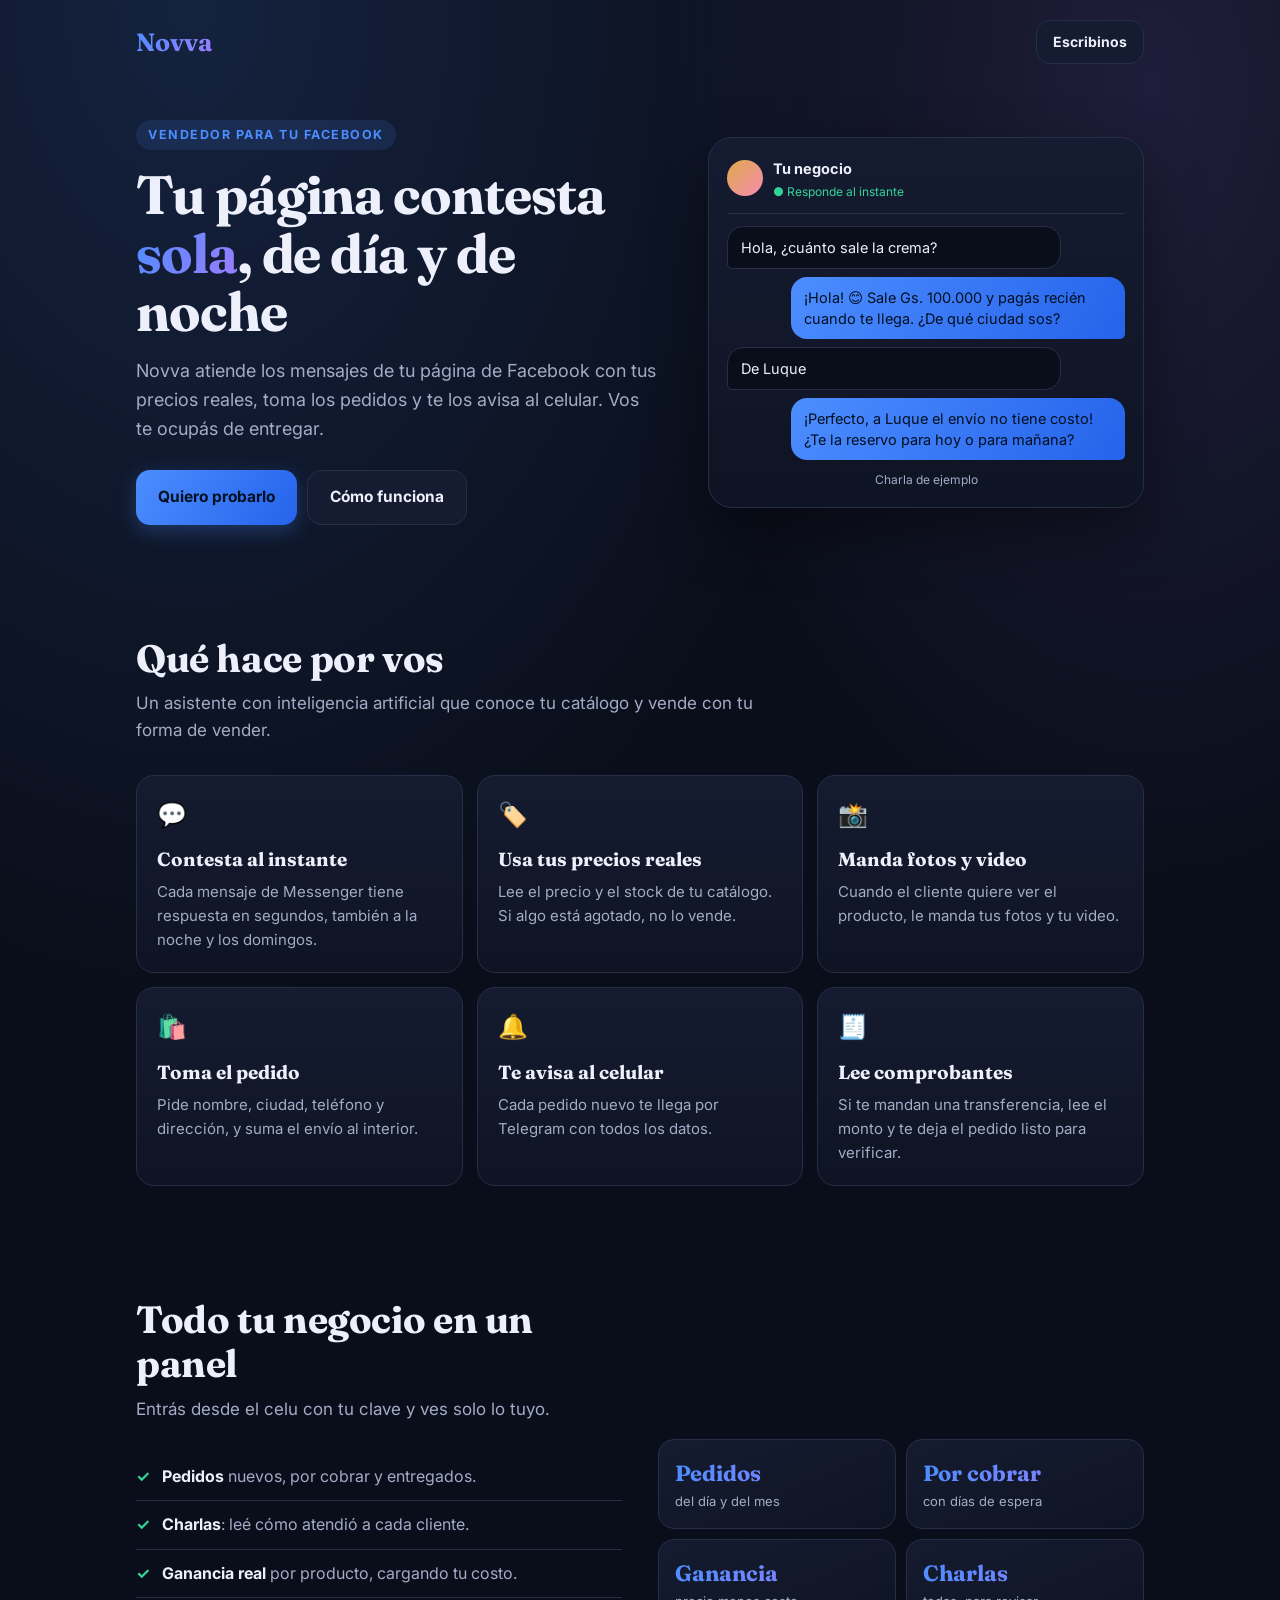
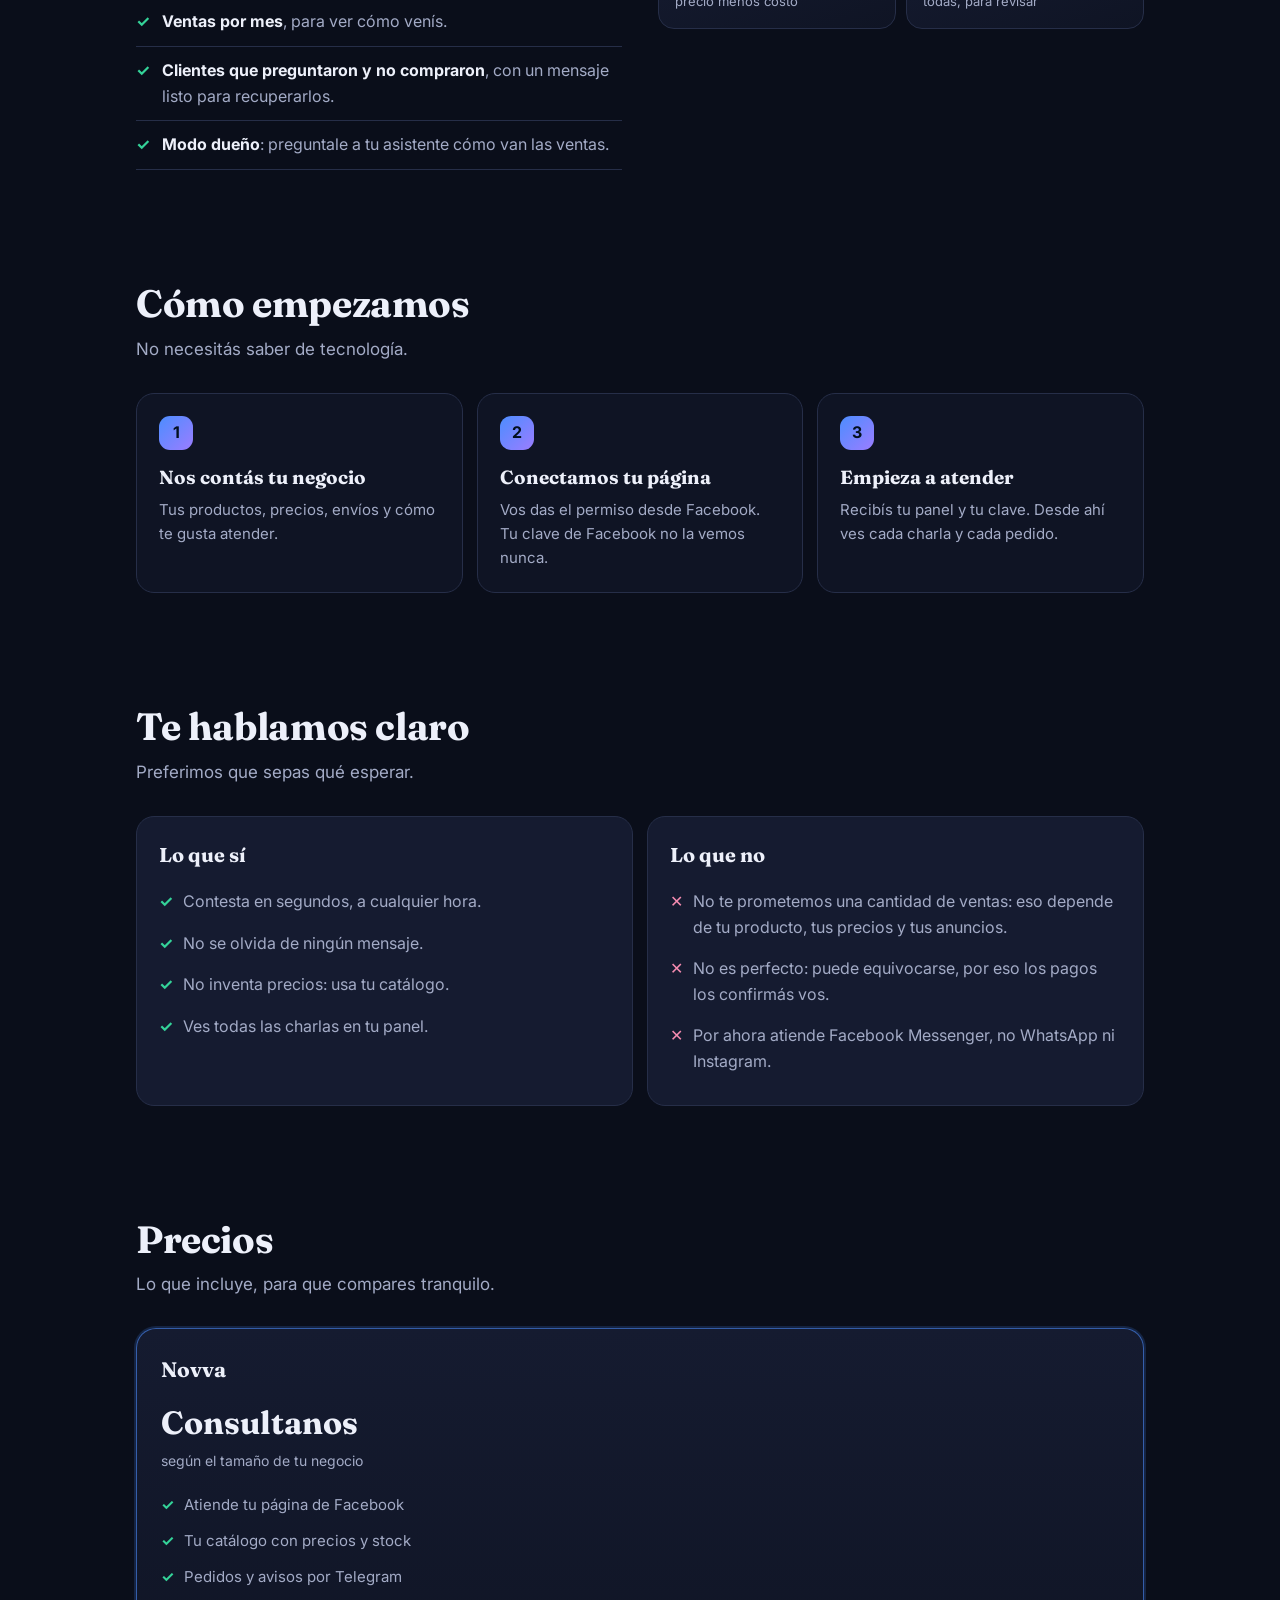
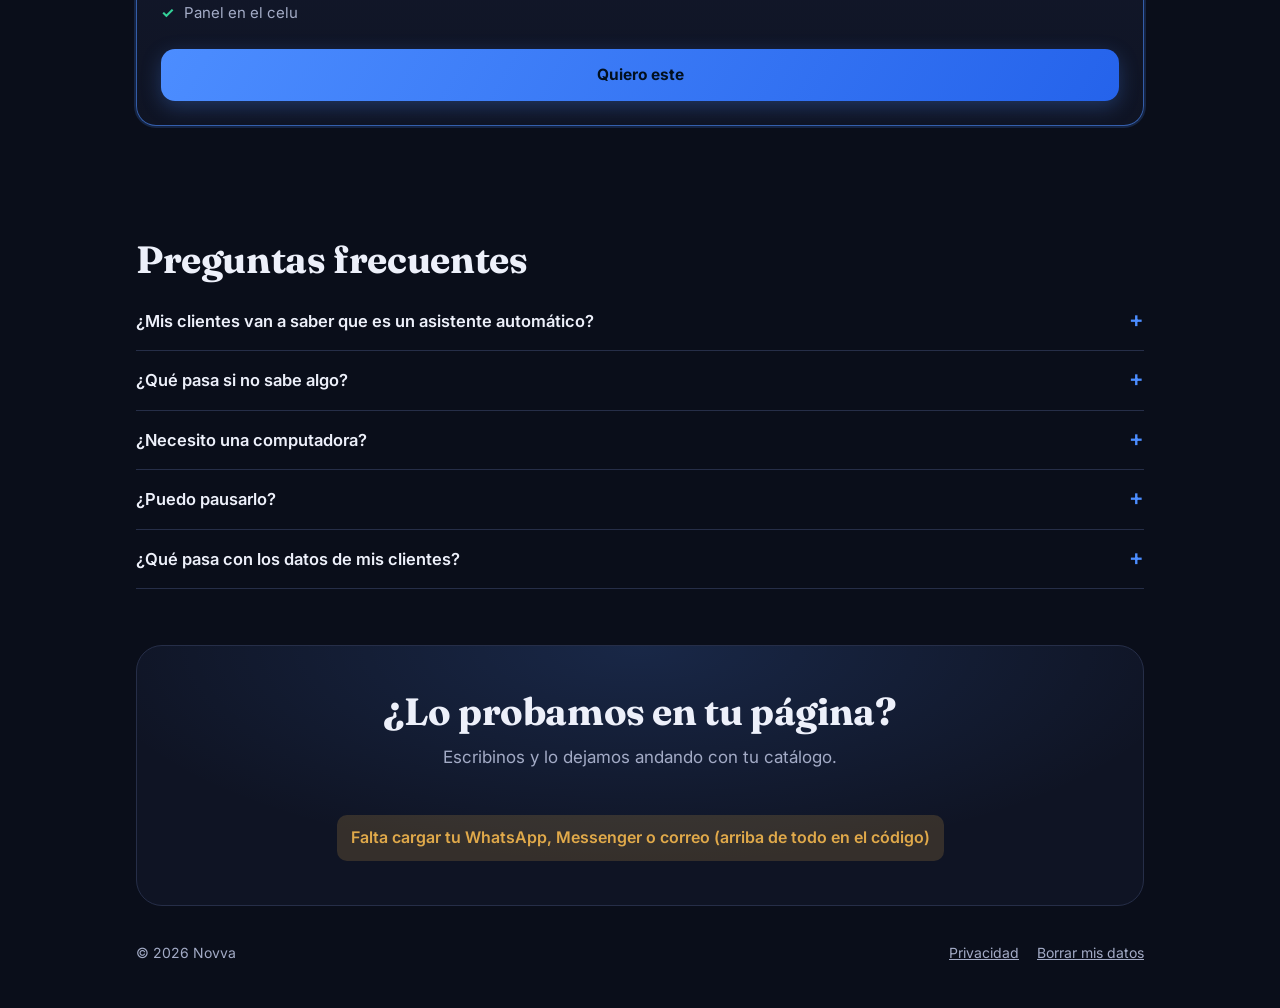
<file: oferta.html>
<!DOCTYPE html>
<html lang="es">
<head>
<meta charset="UTF-8" />
<meta name="viewport" content="width=device-width, initial-scale=1.0" />
<title>Novva · Vendedor para tu Facebook</title>
<meta name="description" content="Novva contesta los mensajes de tu página de Facebook con tu catálogo real, toma los pedidos y te los avisa al celular." />
<link rel="preconnect" href="https://fonts.googleapis.com">
<link rel="preconnect" href="https://fonts.gstatic.com" crossorigin>
<link href="https://fonts.googleapis.com/css2?family=Fraunces:opsz,wght@9..144,600;9..144,700&family=Inter:wght@400;500;600;700&display=swap" rel="stylesheet">
<style>
  :root{ --bg:#0A0E1A; --bg2:#0F1424; --card:#151B30; --line:#262E48; --ink:#EDF0FA; --muted:#A3ABC6;
         --cyan:#4C8DFF; --violet:#9B7DFF; --amber:#E0A94A; --green:#34D399; --rose:#F58BB0; }
  *{box-sizing:border-box;margin:0;padding:0}
  html{scroll-behavior:smooth}
  body{background:var(--bg); color:var(--ink); font-family:"Inter",system-ui,sans-serif; -webkit-font-smoothing:antialiased; line-height:1.6; font-size:16px;
    background-image:radial-gradient(90% 40% at 15% 0%, rgba(76,141,255,.16), transparent 60%), radial-gradient(70% 35% at 90% 2%, rgba(155,125,255,.14), transparent 55%)}
  .wrap{max-width:1040px; margin:0 auto; padding:0 16px}
  h1,h2,h3,.brand{font-family:"Fraunces",Georgia,serif}
  a{color:inherit}
  .grad{background:linear-gradient(120deg,var(--cyan),var(--violet)); -webkit-background-clip:text; background-clip:text; -webkit-text-fill-color:transparent}

  .top{display:flex; align-items:center; justify-content:space-between; padding:20px 0}
  .brand{font-weight:700; font-size:25px; text-decoration:none}
  .btn{display:inline-flex; align-items:center; justify-content:center; gap:8px; padding:14px 22px; border-radius:14px; font-weight:700; font-size:15.5px; text-decoration:none; border:none; cursor:pointer; transition:transform .12s ease}
  .btn:active{transform:scale(.97)}
  .btn-main{background:linear-gradient(120deg,var(--cyan),#2563EB); color:#02101F; box-shadow:0 6px 20px rgba(76,141,255,.28)}
  .btn-sec{background:var(--card); color:var(--ink); border:1px solid var(--line)}
  .btn-chico{padding:10px 16px; font-size:14px}

  .hero{display:grid; grid-template-columns:1.1fr .9fr; gap:40px; align-items:center; padding:36px 0 56px}
  .eyebrow{display:inline-block; font-size:12.5px; font-weight:700; letter-spacing:.12em; text-transform:uppercase; color:var(--cyan); background:rgba(76,141,255,.12); border-radius:20px; padding:5px 12px}
  .hero h1{font-size:clamp(34px,6vw,54px); line-height:1.08; letter-spacing:-.02em; margin:16px 0 16px}
  .hero p{color:var(--muted); font-size:18px; max-width:520px}
  .ctas{display:flex; gap:10px; flex-wrap:wrap; margin-top:26px}

  .chat{background:linear-gradient(180deg,var(--card),var(--bg2)); border:1px solid var(--line); border-radius:24px; padding:18px; box-shadow:0 24px 60px rgba(0,0,0,.4)}
  .chat .cab{display:flex; align-items:center; gap:10px; padding-bottom:12px; border-bottom:1px solid var(--line); margin-bottom:12px}
  .chat .av{width:36px; height:36px; border-radius:50%; background:linear-gradient(135deg,var(--amber),var(--rose)); flex:0 0 auto}
  .chat .cab b{font-size:14.5px}
  .chat .cab small{display:block; color:var(--green); font-size:12px}
  .bub{max-width:84%; padding:10px 13px; border-radius:16px; font-size:14.5px; margin:8px 0; line-height:1.45}
  .bub.cli{background:var(--bg); border:1px solid var(--line); border-bottom-left-radius:5px}
  .bub.bot{margin-left:auto; background:linear-gradient(120deg,var(--cyan),#2563EB); color:#02101F; border-bottom-right-radius:5px}
  .chat .nota{text-align:center; color:var(--muted); font-size:12px; margin-top:10px}

  section{padding:56px 0}
  .sec-tit{font-size:clamp(28px,4.4vw,38px); line-height:1.15; letter-spacing:-.01em; margin-bottom:10px}
  .sec-bajada{color:var(--muted); font-size:17px; max-width:620px; margin-bottom:30px}
  .grid{display:grid; grid-template-columns:repeat(3,1fr); gap:14px}
  .item{background:linear-gradient(180deg,var(--card),var(--bg2)); border:1px solid var(--line); border-radius:18px; padding:20px}
  .item .ic{font-size:24px}
  .item h3{font-size:19px; margin:10px 0 6px}
  .item p{color:var(--muted); font-size:15px}

  .panel{display:grid; grid-template-columns:1fr 1fr; gap:36px; align-items:center}
  .lista{list-style:none}
  .lista li{display:flex; gap:12px; padding:11px 0; border-bottom:1px solid var(--line); color:var(--muted)}
  .lista li b{color:var(--ink)}
  .lista li::before{content:"✓"; color:var(--green); font-weight:700}
  .mini-stats{display:grid; grid-template-columns:1fr 1fr; gap:10px}
  .stat{border:1px solid var(--line); border-radius:16px; padding:16px; background:linear-gradient(158deg,var(--card),var(--bg2))}
  .stat .n{font-family:"Fraunces"; font-size:22px; font-weight:700}
  .stat .l{color:var(--muted); font-size:13px}

  .pasos{display:grid; grid-template-columns:repeat(3,1fr); gap:14px; counter-reset:paso}
  .paso{border:1px solid var(--line); border-radius:18px; padding:22px; background:var(--bg2); position:relative}
  .paso::before{counter-increment:paso; content:counter(paso); display:flex; align-items:center; justify-content:center; width:34px; height:34px; border-radius:11px; font-weight:700; color:#02101F; background:linear-gradient(135deg,var(--cyan),var(--violet)); margin-bottom:12px}
  .paso h3{font-size:19px; margin-bottom:6px}
  .paso p{color:var(--muted); font-size:15px}

  .honesto{display:grid; grid-template-columns:1fr 1fr; gap:14px}
  .col{border-radius:18px; padding:22px; border:1px solid var(--line); background:var(--card)}
  .col h3{font-size:20px; margin-bottom:10px}
  .col ul{list-style:none}
  .col li{padding:8px 0; color:var(--muted); display:flex; gap:10px}
  .col.si li::before{content:"✓"; color:var(--green); font-weight:700}
  .col.no li::before{content:"✕"; color:var(--rose); font-weight:700}

  .precios{display:grid; grid-template-columns:repeat(auto-fit,minmax(240px,1fr)); gap:14px}
  .plan{border:1px solid var(--line); border-radius:20px; padding:24px; background:linear-gradient(180deg,var(--card),var(--bg2)); display:flex; flex-direction:column}
  .plan.dest{border-color:rgba(76,141,255,.6); box-shadow:0 0 0 2px rgba(76,141,255,.18)}
  .plan h3{font-size:21px}
  .plan .precio{font-family:"Fraunces"; font-size:32px; font-weight:700; margin:10px 0 2px}
  .plan .per{color:var(--muted); font-size:14px; margin-bottom:14px}
  .plan ul{list-style:none; flex:1}
  .plan li{padding:6px 0; color:var(--muted); font-size:15px; display:flex; gap:10px}
  .plan li::before{content:"✓"; color:var(--green); font-weight:700}
  .plan .btn{margin-top:18px}

  .faq details{border-bottom:1px solid var(--line); padding:16px 0}
  .faq summary{cursor:pointer; font-weight:600; font-size:16.5px; list-style:none; display:flex; justify-content:space-between; gap:12px}
  .faq summary::-webkit-details-marker{display:none}
  .faq summary::after{content:"+"; color:var(--cyan); font-size:22px; line-height:1}
  .faq details[open] summary::after{content:"–"}
  .faq p{color:var(--muted); margin-top:10px}

  .contacto{text-align:center; border:1px solid var(--line); border-radius:26px; padding:44px 20px; background:radial-gradient(80% 120% at 50% 0%, rgba(76,141,255,.16), transparent 70%), var(--bg2)}
  .contacto .ctas{justify-content:center}
  .falta{display:inline-block; background:rgba(224,169,74,.18); color:var(--amber); border-radius:10px; padding:10px 14px; font-weight:600; margin-top:18px}

  footer{padding:36px 0 44px; color:var(--muted); font-size:14px; display:flex; gap:20px; flex-wrap:wrap; justify-content:space-between}
  footer nav{display:flex; gap:18px; flex-wrap:wrap}

  @media (max-width:820px){
    .hero, .panel{grid-template-columns:1fr}
    .grid, .pasos{grid-template-columns:1fr 1fr}
  }
  @media (max-width:560px){
    .grid, .pasos, .honesto{grid-template-columns:1fr}
    .hero{padding-top:18px}
    .hero p{font-size:17px}
    section{padding:44px 0}
    .ctas .btn{flex:1 1 100%}
  }
</style>
</head>
<body>
<div class="wrap">
  <div class="top">
    <a class="brand grad" href="#">Novva</a>
    <a class="btn btn-sec btn-chico" href="#contacto">Escribinos</a>
  </div>

  <div class="hero">
    <div>
      <span class="eyebrow">Vendedor para tu Facebook</span>
      <h1>Tu página contesta <span class="grad">sola</span>, de día y de noche</h1>
      <p>Novva atiende los mensajes de tu página de Facebook con tus precios reales, toma los pedidos y te los avisa al celular. Vos te ocupás de entregar.</p>
      <div class="ctas">
        <a class="btn btn-main" href="#contacto">Quiero probarlo</a>
        <a class="btn btn-sec" href="#como">Cómo funciona</a>
      </div>
    </div>
    <div class="chat" aria-label="Ejemplo de charla">
      <div class="cab"><div class="av"></div><div><b>Tu negocio</b><small>● Responde al instante</small></div></div>
      <div class="bub cli">Hola, ¿cuánto sale la crema?</div>
      <div class="bub bot">¡Hola! 😊 Sale Gs. 100.000 y pagás recién cuando te llega. ¿De qué ciudad sos?</div>
      <div class="bub cli">De Luque</div>
      <div class="bub bot">¡Perfecto, a Luque el envío no tiene costo! ¿Te la reservo para hoy o para mañana?</div>
      <div class="nota">Charla de ejemplo</div>
    </div>
  </div>
</div>

<section id="como">
  <div class="wrap">
    <h2 class="sec-tit">Qué hace por vos</h2>
    <p class="sec-bajada">Un asistente con inteligencia artificial que conoce tu catálogo y vende con tu forma de vender.</p>
    <div class="grid">
      <div class="item"><div class="ic">💬</div><h3>Contesta al instante</h3><p>Cada mensaje de Messenger tiene respuesta en segundos, también a la noche y los domingos.</p></div>
      <div class="item"><div class="ic">🏷️</div><h3>Usa tus precios reales</h3><p>Lee el precio y el stock de tu catálogo. Si algo está agotado, no lo vende.</p></div>
      <div class="item"><div class="ic">📸</div><h3>Manda fotos y video</h3><p>Cuando el cliente quiere ver el producto, le manda tus fotos y tu video.</p></div>
      <div class="item"><div class="ic">🛍️</div><h3>Toma el pedido</h3><p>Pide nombre, ciudad, teléfono y dirección, y suma el envío al interior.</p></div>
      <div class="item"><div class="ic">🔔</div><h3>Te avisa al celular</h3><p>Cada pedido nuevo te llega por Telegram con todos los datos.</p></div>
      <div class="item"><div class="ic">🧾</div><h3>Lee comprobantes</h3><p>Si te mandan una transferencia, lee el monto y te deja el pedido listo para verificar.</p></div>
    </div>
  </div>
</section>

<section>
  <div class="wrap panel">
    <div>
      <h2 class="sec-tit">Todo tu negocio en un panel</h2>
      <p class="sec-bajada">Entrás desde el celu con tu clave y ves solo lo tuyo.</p>
      <ul class="lista">
        <li><span><b>Pedidos</b> nuevos, por cobrar y entregados.</span></li>
        <li><span><b>Charlas</b>: leé cómo atendió a cada cliente.</span></li>
        <li><span><b>Ganancia real</b> por producto, cargando tu costo.</span></li>
        <li><span><b>Ventas por mes</b>, para ver cómo venís.</span></li>
        <li><span><b>Clientes que preguntaron y no compraron</b>, con un mensaje listo para recuperarlos.</span></li>
        <li><span><b>Modo dueño</b>: preguntale a tu asistente cómo van las ventas.</span></li>
      </ul>
    </div>
    <div class="mini-stats" aria-hidden="true">
      <div class="stat"><div class="n grad">Pedidos</div><div class="l">del día y del mes</div></div>
      <div class="stat"><div class="n grad">Por cobrar</div><div class="l">con días de espera</div></div>
      <div class="stat"><div class="n grad">Ganancia</div><div class="l">precio menos costo</div></div>
      <div class="stat"><div class="n grad">Charlas</div><div class="l">todas, para revisar</div></div>
    </div>
  </div>
</section>

<section>
  <div class="wrap">
    <h2 class="sec-tit">Cómo empezamos</h2>
    <p class="sec-bajada">No necesitás saber de tecnología.</p>
    <div class="pasos">
      <div class="paso"><h3>Nos contás tu negocio</h3><p>Tus productos, precios, envíos y cómo te gusta atender.</p></div>
      <div class="paso"><h3>Conectamos tu página</h3><p>Vos das el permiso desde Facebook. Tu clave de Facebook no la vemos nunca.</p></div>
      <div class="paso"><h3>Empieza a atender</h3><p>Recibís tu panel y tu clave. Desde ahí ves cada charla y cada pedido.</p></div>
    </div>
  </div>
</section>

<section>
  <div class="wrap">
    <h2 class="sec-tit">Te hablamos claro</h2>
    <p class="sec-bajada">Preferimos que sepas qué esperar.</p>
    <div class="honesto">
      <div class="col si"><h3>Lo que sí</h3><ul>
        <li>Contesta en segundos, a cualquier hora.</li>
        <li>No se olvida de ningún mensaje.</li>
        <li>No inventa precios: usa tu catálogo.</li>
        <li>Ves todas las charlas en tu panel.</li>
      </ul></div>
      <div class="col no"><h3>Lo que no</h3><ul>
        <li>No te prometemos una cantidad de ventas: eso depende de tu producto, tus precios y tus anuncios.</li>
        <li>No es perfecto: puede equivocarse, por eso los pagos los confirmás vos.</li>
        <li>Por ahora atiende Facebook Messenger, no WhatsApp ni Instagram.</li>
      </ul></div>
    </div>
  </div>
</section>

<section id="precios">
  <div class="wrap">
    <h2 class="sec-tit">Precios</h2>
    <p class="sec-bajada">Lo que incluye, para que compares tranquilo.</p>
    <div class="precios" id="planes"></div>
  </div>
</section>

<section>
  <div class="wrap faq">
    <h2 class="sec-tit">Preguntas frecuentes</h2>
    <details><summary>¿Mis clientes van a saber que es un asistente automático?</summary><p>Es un asistente con inteligencia artificial. Atiende con el nombre y el estilo que elijas, y vos decidís cómo se presenta.</p></details>
    <details><summary>¿Qué pasa si no sabe algo?</summary><p>No inventa: solo usa los datos de tu catálogo. Lo que no sabe, no lo promete, y vos ves la charla en tu panel.</p></details>
    <details><summary>¿Necesito una computadora?</summary><p>No. El panel está hecho para el celular.</p></details>
    <details><summary>¿Puedo pausarlo?</summary><p>Sí. Nos avisás y deja de contestar al instante. Para volver, lo mismo.</p></details>
    <details><summary>¿Qué pasa con los datos de mis clientes?</summary><p>Son tuyos. Cada negocio ve solo lo suyo y no los usamos para nada más. Tus clientes pueden borrar sus datos escribiendo «borrar mis datos». Más en nuestra <a href="privacidad.html">política de privacidad</a>.</p></details>
  </div>
</section>

<div class="wrap">
  <div class="contacto" id="contacto">
    <h2 class="sec-tit">¿Lo probamos en tu página?</h2>
    <p class="sec-bajada" style="margin:0 auto">Escribinos y lo dejamos andando con tu catálogo.</p>
    <div class="ctas" id="botonesContacto"></div>
  </div>
  <footer>
    <span>© 2026 Novva</span>
    <nav><a href="privacidad.html">Privacidad</a><a href="borrar-datos.html">Borrar mis datos</a></nav>
  </footer>
</div>

<script>
// ============================================================
//  👇 COMPLETÁ ACÁ TUS PRECIOS Y TU CONTACTO
//  - precio: el número en guaraníes, ej "150.000". Vacío = "Consultanos".
//  - destacado: true marca ese plan como el recomendado.
//  - whatsapp: tu número con 595 adelante, sin espacios (ej "595981123456").
//  - messenger: el usuario de tu página Novva (lo que va después de facebook.com/).
// ============================================================
const PLANES = [
  { nombre: "Novva", precio: "", periodo: "por mes", destacado: true,
    incluye: ["Atiende tu página de Facebook", "Tu catálogo con precios y stock", "Pedidos y avisos por Telegram", "Panel en el celu"] },
];
const CONTACTO = { whatsapp: "", messenger: "", correo: "" };

function esc(s){ return String(s==null?"":s).replace(/&/g,"&amp;").replace(/</g,"&lt;").replace(/>/g,"&gt;").replace(/"/g,"&quot;"); }
const enlaceContacto = CONTACTO.whatsapp ? "https://wa.me/" + encodeURIComponent(CONTACTO.whatsapp) + "?text=" + encodeURIComponent("Hola, quiero saber más de Novva")
                     : CONTACTO.messenger ? "https://m.me/" + encodeURIComponent(CONTACTO.messenger)
                     : CONTACTO.correo ? "mailto:" + CONTACTO.correo : "#contacto";
document.getElementById("planes").innerHTML = PLANES.map(function(p){
  return '<div class="plan' + (p.destacado ? ' dest' : '') + '"><h3>' + esc(p.nombre) + '</h3>'
    + '<div class="precio">' + (p.precio ? 'Gs. ' + esc(p.precio) : 'Consultanos') + '</div>'
    + '<div class="per">' + (p.precio ? esc(p.periodo) : 'según el tamaño de tu negocio') + '</div>'
    + '<ul>' + p.incluye.map(function(i){ return '<li>' + esc(i) + '</li>'; }).join("") + '</ul>'
    + '<a class="btn ' + (p.destacado ? 'btn-main' : 'btn-sec') + '" href="' + esc(enlaceContacto) + '">Quiero este</a></div>';
}).join("");
const botones = [];
if (CONTACTO.whatsapp) botones.push('<a class="btn btn-main" href="' + esc("https://wa.me/" + encodeURIComponent(CONTACTO.whatsapp) + "?text=" + encodeURIComponent("Hola, quiero saber más de Novva")) + '">Escribir por WhatsApp</a>');
if (CONTACTO.messenger) botones.push('<a class="btn ' + (botones.length ? 'btn-sec' : 'btn-main') + '" href="' + esc("https://m.me/" + encodeURIComponent(CONTACTO.messenger)) + '">Escribir por Messenger</a>');
if (CONTACTO.correo) botones.push('<a class="btn btn-sec" href="mailto:' + esc(CONTACTO.correo) + '">' + esc(CONTACTO.correo) + '</a>');
document.getElementById("botonesContacto").innerHTML = botones.length ? botones.join("")
  : '<div class="falta">Falta cargar tu WhatsApp, Messenger o correo (arriba de todo en el código)</div>';
</script>
</body>
</html>
</file>
